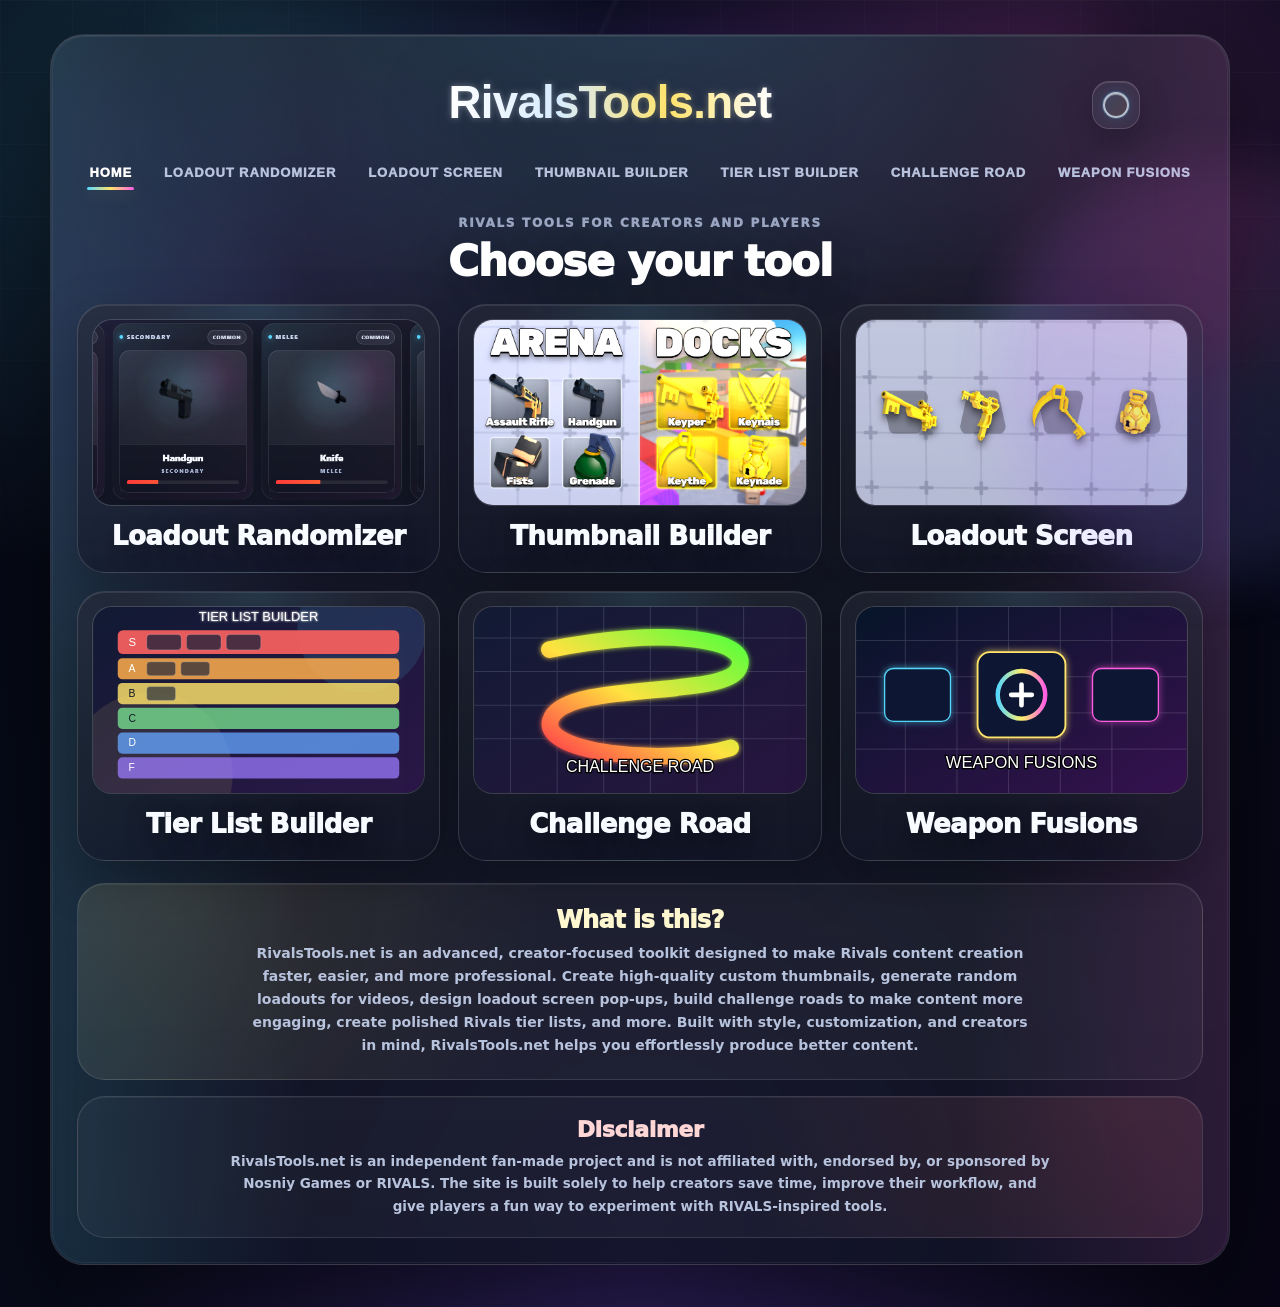
<file: index.html>
<!DOCTYPE html>
<html lang="en">
<head>
<title>RivalsTools.net</title>
<meta charset="UTF-8">
<meta name="viewport" content="width=device-width, initial-scale=1.0">
<link rel="icon" href="assets/embedded/img_0001_d6a143754ad4.svg">
<link rel="stylesheet" href="assets/styles.css?v=90">
<script>window.__RIVALS_TOOLS_PAGE__ = "home";</script>
<script src="assets/app.js?v=90" defer></script>

<style id="homeGridHardFix">
  body.home-page #homePage .home-tool-grid,
  #homePage .home-tool-grid {
    display: grid !important;
    grid-template-columns: repeat(3, minmax(0, 1fr)) !important;
    grid-auto-flow: row !important;
    gap: 18px !important;
    width: 100% !important;
    max-width: 1320px !important;
    margin: 0 auto 22px !important;
  }
  body.home-page #homePage .home-tool-card,
  #homePage .home-tool-card {
    grid-column: auto !important;
    grid-row: auto !important;
    width: 100% !important;
    min-width: 0 !important;
    max-width: none !important;
  }
  @media (max-width: 560px) {
    body.home-page #homePage .home-tool-grid,
    #homePage .home-tool-grid {
      grid-template-columns: 1fr !important;
      max-width: 420px !important;
    }
  }
</style>

</head>
<body>

  <main class="wrap">
    <div class="top-glow"></div>


    <section class="panel">
      <div class="header">
        <div class="header-title-image"><img decoding="async" loading="lazy" class="title-img" src="assets/embedded/img_0004_dd1122bc9e0b.svg" alt="Loadout Randomizer" /><button class="cursor-toggle-btn" id="cursorBubbleToggle" type="button" aria-label="Toggle cursor bubble" aria-pressed="true">
            <span class="cursor-toggle-icon" aria-hidden="true"></span>
          </button></div>
        <div class="page-tabs" id="pageTabs" aria-label="Website pages">
        <button class="page-tab active" type="button" data-page="home">Home</button>
        <button class="page-tab" type="button" data-page="randomizer">Loadout Randomizer</button>
        <button class="page-tab" type="button" data-page="screen">Loadout Screen</button>
        <button class="page-tab" type="button" data-page="thumbnail">Thumbnail Builder</button>
        <button class="page-tab" type="button" data-page="tier">Tier List Builder</button>
        <button class="page-tab" type="button" data-page="challenge">Challenge Road</button>
        <button class="page-tab" type="button" data-page="fusion">Weapon Fusions</button>
      </div>
              </div>

      <section class="home-page-section" id="homePage">
        <div class="home-hero-copy">
          <p class="home-kicker">Rivals tools for creators and players</p>
          <h2>Choose your tool</h2>
        </div>

        <div class="home-tool-grid">
          <button class="home-tool-card" type="button" data-home-page="randomizer">
            <span class="home-card-image-wrap">
              <img decoding="async" loading="lazy" src="assets/embedded/img_0005_37b9e93457d5.png" alt="Loadout Randomizer preview" draggable="false" />
            </span>
            <span class="home-card-title">Loadout Randomizer</span>
          </button>

          <button class="home-tool-card" type="button" data-home-page="thumbnail">
            <span class="home-card-image-wrap">
              <img decoding="async" loading="lazy" src="assets/embedded/img_0006_d49d3504d529.png" alt="Thumbnail Builder preview" draggable="false" />
            </span>
            <span class="home-card-title">Thumbnail Builder</span>
          </button>

          <button class="home-tool-card" type="button" data-home-page="screen">
            <span class="home-card-image-wrap">
              <img decoding="async" loading="lazy" src="assets/embedded/img_0007_33b5381e877e.png" alt="Loadout Screen preview" draggable="false" />
            </span>
            <span class="home-card-title">Loadout Screen</span>
          </button>

          <button class="home-tool-card" type="button" data-home-page="tier">
            <span class="home-card-image-wrap">
              <img decoding="async" loading="lazy" src="assets/embedded/img_0008_22a62aed38f7.svg" alt="Tier List Builder preview" draggable="false" />
            </span>
            <span class="home-card-title">Tier List Builder</span>
          </button>

          <button class="home-tool-card" type="button" data-home-page="challenge">
            <span class="home-card-image-wrap">
              <img decoding="async" loading="lazy" src="assets/embedded/img_0009_9330fd839a2f.svg" alt="Challenge Road preview" draggable="false" />
            </span>
            <span class="home-card-title">Challenge Road</span>
          </button>

          <button class="home-tool-card" type="button" data-home-page="fusion">
            <span class="home-card-image-wrap">
              <img decoding="async" loading="lazy" src="assets/embedded/weapon_fusions_card.svg" alt="Weapon Fusions preview" draggable="false" />
            </span>
            <span class="home-card-title">Weapon Fusions</span>
          </button>
        </div>
        <section class="what-is-this">
          <h3>What is this?</h3>
          <p>RivalsTools.net is an advanced, creator-focused toolkit designed to make Rivals content creation faster, easier, and more professional. Create high-quality custom thumbnails, generate random loadouts for videos, design loadout screen pop-ups, build challenge roads to make content more engaging, create polished Rivals tier lists, and more. Built with style, customization, and creators in mind, RivalsTools.net helps you effortlessly produce better content.</p>
        </section>

        <section class="home-disclaimer">
          <h3>Disclaimer</h3>
          <p>RivalsTools.net is an independent fan-made project and is not affiliated with, endorsed by, or sponsored by Nosniy Games or RIVALS. The site is built solely to help creators save time, improve their workflow, and give players a fun way to experiment with RIVALS-inspired tools.</p>
        </section>
      </section>

      <div class="loadout-grid" id="loadoutGrid">
        <article class="slot" data-slot="Primary"></article>
        <article class="slot" data-slot="Secondary"></article>
        <article class="slot" data-slot="Melee"></article>
        <article class="slot" data-slot="Utility"></article>
      </div>

      <div class="controls">
        <button class="spin-btn" id="spinBtn">Spin Loadout</button>
        <div class="mode-row">
          <button class="mode-btn" id="randomModeBtn" aria-pressed="false">Completely Random: OFF</button>
          <button class="mode-btn" id="noRepeatsBtn" aria-pressed="false">No Repeats: OFF</button>
          <button class="mode-btn" id="rngModeBtn" aria-pressed="false">RNG Spins: OFF</button>
          <button class="mode-btn" id="disableRareAnimBtn" aria-pressed="false">Disable Rare Animation: OFF</button>
          <button class="mode-btn reset-repeats-btn" id="resetRepeatsBtn" hidden>Reset Repeats</button>
        </div>
        <div class="luck-row" id="luckRow" aria-label="Luck settings">
          <button class="luck-btn active" data-luck="1"><span>✣</span>1x Luck</button>
          <button class="luck-btn" data-luck="2"><span>✣</span>2x Luck</button>
          <button class="luck-btn" data-luck="5"><span>✣</span>5x Luck</button>
          <button class="luck-btn" data-luck="8"><span>✣</span>8x Luck</button>
          <button class="luck-btn" data-luck="15"><span>✦</span>15x Luck ✦</button>
          <button class="luck-btn" data-luck="custom" id="customLuckBtn"><span>✦</span>Custom</button>
        </div>
        <div class="rarity-row" id="rarityRow" aria-label="Rarity filter">
          <button class="rarity-btn active" data-rarity="All">All Rarities</button>
          <button class="rarity-btn" data-rarity="Common">Common Only</button>
          <button class="rarity-btn" data-rarity="Rare">Rare Only</button>
          <button class="rarity-btn" data-rarity="Epic">Epic Only</button>
          <button class="rarity-btn" data-rarity="Legendary">Legendary Only</button>
        </div>
        <div class="status-pill" id="statusText">LOADOUT READY</div>
      </div>

      <p class="note">The colored bar below each weapon shows its rarity. The higher the bar goes, the better the weapon is. When you spin, the wheel immediately decides your full loadout, but it still plays the animation before revealing it. Use No Repeats to remove weapons after they land, and click “Show all weapons” to enable or disable weapons.</p>

      <div class="mini-actions">
        <button class="mini-btn" id="toggleList">Show all weapons</button>
        <button class="mini-btn" id="copyLoadout">Copy current loadout</button>
      </div>

      <div class="drawer" id="weaponDrawer">
        <div class="weapon-list" id="weaponList"></div>
      </div>


      
      
      <section class="weapon-fusions-page" id="weaponFusionsPage" aria-label="Weapon Fusions">
        <div class="fusion-copy">
          <h2>Weapon Fusions</h2>
          <p>Pick two Rivals weapons and fuse them into a new result. Some combinations are handcrafted, while others use weapon type and theme logic to create a fitting fusion.</p>
        </div>

        <div class="fusion-lab" id="fusionLab">
          <div class="fusion-slot fusion-input-slot" data-fusion-slot="0">
            <span class="fusion-slot-label">Weapon 1</span>
            <button class="fusion-select-slot" id="fusionSlotA" type="button" aria-label="Choose first fusion weapon">
              <span class="fusion-plus">+</span>
              <img class="fusion-weapon-img" alt="" hidden draggable="false" />
              <strong class="fusion-weapon-name">Choose Weapon</strong>
            </button>
          </div>

          <div class="fusion-bar fusion-bar-left"></div>

          <div class="fusion-result-wrap">
            <button class="fusion-result-slot" id="fusionResultSlot" type="button" aria-label="Fusion result">
              <span class="fusion-result-kicker">Fusion Result</span>
              <img class="fusion-result-img" alt="" hidden draggable="false" />
              <strong class="fusion-result-name">Select 2 weapons</strong>
              <small class="fusion-result-recipe">Waiting for ingredients...</small>
            </button>
            <button class="tier-add-btn fusion-button" id="fusionFuseBtn" type="button">Fuse Weapons</button>
            <button class="tier-add-btn secondary" id="fusionClearBtn" type="button">Clear Fusion</button>
          </div>

          <div class="fusion-bar fusion-bar-right"></div>

          <div class="fusion-slot fusion-input-slot" data-fusion-slot="1">
            <span class="fusion-slot-label">Weapon 2</span>
            <button class="fusion-select-slot" id="fusionSlotB" type="button" aria-label="Choose second fusion weapon">
              <span class="fusion-plus">+</span>
              <img class="fusion-weapon-img" alt="" hidden draggable="false" />
              <strong class="fusion-weapon-name">Choose Weapon</strong>
            </button>
          </div>
        </div>

        <div class="fusion-recipe-note" id="fusionRecipeNote">Tip: try combinations like Assault Rifle + Freeze Ray, Handgun + Spray, or Bow + Crossbow.</div>

        <div class="screen-picker-backdrop fusion-picker-backdrop" id="fusionPickerModal" aria-hidden="true">
          <div class="screen-picker-modal fusion-picker-modal" role="dialog" aria-modal="true" aria-labelledby="fusionPickerTitle">
            <div class="screen-picker-head">
              <div>
                <h2 id="fusionPickerTitle">Choose a Weapon</h2>
                <p>Pick the weapon you want to place into this fusion slot.</p>
              </div>
              <button class="screen-picker-close" id="fusionPickerClose" type="button" aria-label="Close fusion picker">×</button>
            </div>
            <div class="tier-picker-search-row">
              <input class="tier-search" id="fusionPickerSearch" type="search" placeholder="Search weapons..." />
            </div>
            <div class="fusion-picker-grid" id="fusionPickerGrid"></div>
          </div>
        </div>
      </section>

      <section class="challenge-road-page" id="challengeRoadPage" aria-label="Challenge Road Builder">
        <div class="challenge-copy">
          <h2>Challenge Road Builder</h2>
          <p>Create a custom road of Rivals challenges for videos. Add up to 10 challenge icons, drag them onto the road, hide secret challenges, and download the final PNG.</p>
        </div>

        <div class="challenge-toolbar">
          <button class="tier-add-btn" type="button" id="challengeAddBtn">＋ Add Challenge</button>
          <button class="tier-add-btn secondary" type="button" id="challengeDownloadBtn">Download Road</button>
          <button class="tier-add-btn secondary" type="button" id="challengeClearBtn">Clear Challenges</button>
        </div>

        <div class="challenge-bg-toolbar">
          <button class="tier-add-btn secondary active" type="button" data-challenge-bg="default">Default Background</button>
          <button class="tier-add-btn secondary" type="button" data-challenge-bg="transparent">Remove Background</button>
          <button class="tier-add-btn secondary" type="button" data-challenge-bg="custom">Upload Background</button>
        </div>

        <div class="challenge-stage-shell">
          <div class="challenge-stage" id="challengeStage">
            <img decoding="async" loading="lazy" class="challenge-base-img" id="challengeBaseImg" src="assets/embedded/img_0010_ecf8cbff283c.jpg" alt="" draggable="false" />
            <div class="challenge-item-layer" id="challengeLayer"></div>
          </div>
        </div>

        <div class="challenge-control-panel" id="challengeControlPanel">
          <div class="challenge-control-empty">Add a challenge to customize its image, secrecy, size, and position.</div>
        </div>

        <input id="challengeCustomItemInput" type="file" accept="image/*" hidden />
        <input id="challengeCustomBgInput" type="file" accept="image/*" hidden />

        <div class="screen-picker-backdrop challenge-picker-backdrop" id="challengePickerModal" aria-hidden="true">
          <div class="screen-picker-modal challenge-picker-modal" role="dialog" aria-modal="true" aria-labelledby="challengePickerTitle">
            <div class="screen-picker-head">
              <div>
                <h2 id="challengePickerTitle">Choose Challenge Image</h2>
                <p>Select a weapon, map, or upload your own image. No text will be shown on the road.</p>
              </div>
              <button class="screen-picker-close" id="challengePickerClose" type="button" aria-label="Close challenge picker">×</button>
            </div>

            <div class="tier-picker-toolbar">
              <button class="tier-preset active" type="button" data-challenge-preset="weapons">Weapons</button>
              <button class="tier-preset" type="button" data-challenge-preset="maps">Maps</button>
              <button class="tier-preset" type="button" data-challenge-preset="Primary">Primaries</button>
              <button class="tier-preset" type="button" data-challenge-preset="Secondary">Secondaries</button>
              <button class="tier-preset" type="button" data-challenge-preset="Melee">Melees</button>
              <button class="tier-preset" type="button" data-challenge-preset="Utility">Utilities</button>
              <button class="tier-preset" type="button" data-challenge-custom-upload>Upload Custom</button>
            </div>

            <div class="tier-picker-search-row">
              <input class="tier-search" id="challengePickerSearch" type="search" placeholder="Search weapons or maps..." />
            </div>

            <div class="screen-picker-list challenge-picker-list" id="challengePickerList"></div>
          </div>
        </div>
      </section>

<section class="tier-list-page" id="tierListPage" aria-label="Tier List Builder">
        <div class="tier-copy">
          <h2>Tier List Builder</h2>
          <p>Build your own Rivals ranking by picking items, dragging them into tiers, and arranging everything exactly how you want.</p>
        </div>

        <div class="tier-toolbar tier-top-actions">
          <button class="tier-add-btn" type="button" id="tierAddItemsBtn">＋ Add Items</button>
          <button class="tier-add-btn secondary tier-clear-board" type="button" id="tierClearBoard">Clear Selections</button>
          <button class="tier-add-btn secondary" type="button" id="tierDownloadBtn">Download Tier List</button>
        </div>

        <div class="tier-board" id="tierBoard" aria-label="Tier list board">
          <div class="tier-row" data-tier="S"><div class="tier-label tier-s">S</div><div class="tier-dropzone" data-tier-drop="S"></div></div>
          <div class="tier-row" data-tier="A"><div class="tier-label tier-a">A</div><div class="tier-dropzone" data-tier-drop="A"></div></div>
          <div class="tier-row" data-tier="B"><div class="tier-label tier-b">B</div><div class="tier-dropzone" data-tier-drop="B"></div></div>
          <div class="tier-row" data-tier="C"><div class="tier-label tier-c">C</div><div class="tier-dropzone" data-tier-drop="C"></div></div>
          <div class="tier-row" data-tier="D"><div class="tier-label tier-d">D</div><div class="tier-dropzone" data-tier-drop="D"></div></div>
          <div class="tier-row" data-tier="F"><div class="tier-label tier-f">F</div><div class="tier-dropzone" data-tier-drop="F"></div></div>
        </div>


        <div class="tier-item-panel open" id="tierItemPanel">
          <div class="tier-item-panel-head">
            <div><strong id="tierPanelTitle">Items to Rank</strong><span>Click Add Items, choose what you want, then drag cards into the tier list.</span></div>
            <input class="tier-search" id="tierSearch" type="search" placeholder="Search added items..." />
          </div>
          <div class="tier-item-pool empty" id="tierItemPool" data-tier-pool="true">
            <div class="tier-empty-message" id="tierEmptyMessage">No items added yet. Click <strong>Add Items</strong> to choose weapons or skins.</div>
          </div>
        </div>

        <div class="tier-trash-zone" id="tierTrashZone" aria-hidden="true">
          <span class="tier-trash-icon">🗑️</span>
          <strong>Remove</strong>
        </div>

        <div class="screen-picker-backdrop tier-picker-backdrop" id="tierPickerModal" aria-hidden="true">
          <div class="screen-picker-modal tier-picker-modal" role="dialog" aria-modal="true" aria-labelledby="tierPickerTitle">
            <div class="screen-picker-head">
              <div>
                <h2 id="tierPickerTitle">Add Items</h2>
                <p>Pick multiple weapons, skins, or maps, then click Add Selected to place them below the tier list.<br><strong>Tip:</strong> Click one item, then Shift-click another to select everything between them.</p>
              </div>
              <button class="screen-picker-close" id="tierPickerClose" type="button" aria-label="Close tier picker">×</button>
            </div>

            <div class="tier-picker-toolbar">
              <button class="tier-preset active" type="button" data-tier-preset="weapons">All Weapons</button>
              <button class="tier-preset" type="button" data-tier-preset="skins">All Skins</button>
              <button class="tier-preset" type="button" data-tier-preset="maps">All Maps</button>
              <button class="tier-preset" type="button" data-tier-preset="Primary">All Primaries</button>
              <button class="tier-preset" type="button" data-tier-preset="Secondary">All Secondaries</button>
              <button class="tier-preset" type="button" data-tier-preset="Melee">All Melees</button>
              <button class="tier-preset" type="button" data-tier-preset="Utility">All Utilities</button>
            </div>

            <div class="tier-picker-search-row">
              <input class="tier-search" id="tierPickerSearch" type="search" placeholder="Search weapons or skins..." />
              <button class="tier-add-btn" type="button" id="tierAddSelectedBtn" disabled>Add Selected</button>
            </div>

            <div class="screen-picker-list tier-picker-list" id="tierPickerList"></div>
          </div>
        </div>
      </section>

      <section class="loadout-screen-page" id="loadoutScreenPage" aria-label="Loadout Screen Creator">
        <div class="screen-top-copy">
          <h2>Loadout Screen</h2>
          <p>Getting tired of Photoshopping those loadout screens for your videos? Me too, so just do it here and let me handle the suffering for you.</p>
        </div>

        <div class="screen-stage-shell">
          <div class="screen-stage" id="screenStage" data-screen-font="rubik">
            <img decoding="async" loading="lazy" class="screen-bg-image" id="screenBgImage" src="assets/embedded/img_0011_719fed5b3c8e.png" alt="" draggable="false" />
            <div class="screen-loadout-title" id="screenLoadoutTitle">LOADOUT 1</div>
            <div class="screen-slot-row" id="screenSlotRow">
              <button class="screen-loadout-slot" type="button" data-screen-slot="0" aria-label="Choose weapon for slot 1">
                <img decoding="async" loading="lazy" class="screen-slot-bg" src="assets/embedded/img_0012_db57fce96032.png" alt="" draggable="false" />
                <span class="screen-plus">+</span>
                <img decoding="async" loading="lazy" class="screen-selected-weapon" alt="" draggable="false" hidden />
              </button>
              <button class="screen-loadout-slot flipped" type="button" data-screen-slot="1" aria-label="Choose weapon for slot 2">
                <img decoding="async" loading="lazy" class="screen-slot-bg" src="assets/embedded/img_0012_db57fce96032.png" alt="" draggable="false" />
                <span class="screen-plus">+</span>
                <img decoding="async" loading="lazy" class="screen-selected-weapon" alt="" draggable="false" hidden />
              </button>
              <button class="screen-loadout-slot" type="button" data-screen-slot="2" aria-label="Choose weapon for slot 3">
                <img decoding="async" loading="lazy" class="screen-slot-bg" src="assets/embedded/img_0012_db57fce96032.png" alt="" draggable="false" />
                <span class="screen-plus">+</span>
                <img decoding="async" loading="lazy" class="screen-selected-weapon" alt="" draggable="false" hidden />
              </button>
              <button class="screen-loadout-slot flipped" type="button" data-screen-slot="3" aria-label="Choose weapon for slot 4">
                <img decoding="async" loading="lazy" class="screen-slot-bg" src="assets/embedded/img_0012_db57fce96032.png" alt="" draggable="false" />
                <span class="screen-plus">+</span>
                <img decoding="async" loading="lazy" class="screen-selected-weapon" alt="" draggable="false" hidden />
              </button>
            </div>
          </div>
        </div>

        <div class="screen-drag-hint">Tip: drag the title or each individual slot directly. The matching sliders update automatically.</div>
        <div class="screen-action-row under-stage">
          <button class="mini-btn screen-fullscreen-btn" id="screenFullscreenBtn" type="button">Fullscreen Loadout Screen</button>
          <button class="mini-btn" id="screenDownloadBtn" type="button">Download Screen</button>
          <button class="mini-btn" id="screenClearBtn" type="button">Clear Slots</button>
        </div>

        <div class="screen-tools">
          <div class="screen-control-panel">
            <div class="background-options" id="screenBgOptions" aria-label="Background options">
              <span>Background</span>
              <button class="bg-option active" type="button" data-bg="grid">Arena</button>
              <button class="bg-option" type="button" data-bg="waterpark">Splash</button>
              <button class="bg-option" type="button" data-bg="dockyard">Docks</button>
              <button class="bg-option" type="button" data-bg="custom">Custom</button>
            </div>

            <div class="screen-slider-stack">
              <label class="zoom-control" for="screenZoom">
                <span>Background Zoom</span>
                <input id="screenZoom" type="range" min="1" max="1.65" value="1" step="0.01" />
              </label>

              <label class="zoom-control screen-check-control" for="screenShowTitle">
                <span>Show Title Text</span>
                <input id="screenShowTitle" type="checkbox" checked />
              </label>
              <label class="zoom-control" for="screenTitleText">
                <span>Title Text</span>
                <input id="screenTitleText" type="text" value="LOADOUT 1" maxlength="22" />
              </label>
              <label class="zoom-control" for="screenTitleX">
                <span>Title X</span>
                <input id="screenTitleX" type="range" min="-420" max="420" value="0" step="1" />
              </label>
              <label class="zoom-control" for="screenTitleY">
                <span>Title Y</span>
                <input id="screenTitleY" type="range" min="-180" max="220" value="0" step="1" />
              </label>
              <label class="zoom-control" for="screenTitleScale">
                <span>Title Scale</span>
                <input id="screenTitleScale" type="range" min="0.4" max="2.4" value="1" step="0.01" />
              </label>
              <div class="zoom-control screen-font-control">
                <span>Font</span>
                <button class="mini-btn screen-font-btn active" type="button" data-screen-font-choice="rubik">Font 1</button>
                <button class="mini-btn screen-font-btn" type="button" data-screen-font-choice="default">Font 2</button>
                <button class="mini-btn" id="screenUploadFontBtn" type="button">Custom Font</button>
              </div>
              <label class="zoom-control" for="screenTitleOutlineColor">
                <span>Stroke Color</span>
                <input id="screenTitleOutlineColor" type="color" value="#000000" />
              </label>
              <label class="zoom-control" for="screenTitleOutlineSize">
                <span>Stroke Size</span>
                <input id="screenTitleOutlineSize" type="range" min="0" max="18" value="6" step="0.25" />
              </label>

              <label class="zoom-control" for="screenWeaponX0">
                <span>Slot 1 X</span>
                <input class="slot-weapon-x" id="screenWeaponX0" type="range" min="-180" max="180" value="0" step="1" data-move-slot="0" data-move-prop="x" />
              </label>
              <label class="zoom-control" for="screenWeaponY0">
                <span>Slot 1 Y</span>
                <input class="slot-weapon-y" id="screenWeaponY0" type="range" min="-180" max="180" value="0" step="1" data-move-slot="0" data-move-prop="y" />
              </label>
              <label class="zoom-control" for="screenWeaponScale0">
                <span>Weapon 1 Scale</span>
                <input class="slot-weapon-scale" id="screenWeaponScale0" type="range" min="0.45" max="4.4" value="1.18" step="0.01" data-scale-slot="0" />
              </label>              <label class="zoom-control" for="screenWeaponX1">
                <span>Slot 2 X</span>
                <input class="slot-weapon-x" id="screenWeaponX1" type="range" min="-180" max="180" value="0" step="1" data-move-slot="1" data-move-prop="x" />
              </label>
              <label class="zoom-control" for="screenWeaponY1">
                <span>Slot 2 Y</span>
                <input class="slot-weapon-y" id="screenWeaponY1" type="range" min="-180" max="180" value="0" step="1" data-move-slot="1" data-move-prop="y" />
              </label>
              <label class="zoom-control" for="screenWeaponScale1">
                <span>Weapon 2 Scale</span>
                <input class="slot-weapon-scale" id="screenWeaponScale1" type="range" min="0.45" max="4.4" value="1.18" step="0.01" data-scale-slot="1" />
              </label>              <label class="zoom-control" for="screenWeaponX2">
                <span>Slot 3 X</span>
                <input class="slot-weapon-x" id="screenWeaponX2" type="range" min="-180" max="180" value="0" step="1" data-move-slot="2" data-move-prop="x" />
              </label>
              <label class="zoom-control" for="screenWeaponY2">
                <span>Slot 3 Y</span>
                <input class="slot-weapon-y" id="screenWeaponY2" type="range" min="-180" max="180" value="0" step="1" data-move-slot="2" data-move-prop="y" />
              </label>
              <label class="zoom-control" for="screenWeaponScale2">
                <span>Weapon 3 Scale</span>
                <input class="slot-weapon-scale" id="screenWeaponScale2" type="range" min="0.45" max="4.4" value="1.18" step="0.01" data-scale-slot="2" />
              </label>              <label class="zoom-control" for="screenWeaponX3">
                <span>Slot 4 X</span>
                <input class="slot-weapon-x" id="screenWeaponX3" type="range" min="-180" max="180" value="0" step="1" data-move-slot="3" data-move-prop="x" />
              </label>
              <label class="zoom-control" for="screenWeaponY3">
                <span>Slot 4 Y</span>
                <input class="slot-weapon-y" id="screenWeaponY3" type="range" min="-180" max="180" value="0" step="1" data-move-slot="3" data-move-prop="y" />
              </label>
              <label class="zoom-control" for="screenWeaponScale3">
                <span>Weapon 4 Scale</span>
                <input class="slot-weapon-scale" id="screenWeaponScale3" type="range" min="0.45" max="4.4" value="1.18" step="0.01" data-scale-slot="3" />
              </label>
              <label class="zoom-control" for="screenSlotStretch">
                <span>Slot Stretch</span>
                <input id="screenSlotStretch" type="range" min="0" max="100" value="70" step="1" />
              </label>
              <label class="zoom-control" for="screenSlotsX">
                <span>Slots X</span>
                <input id="screenSlotsX" type="range" min="-420" max="420" value="0" step="1" />
              </label>
              <label class="zoom-control" for="screenSlotsY">
                <span>Slots Y</span>
                <input id="screenSlotsY" type="range" min="-260" max="260" value="0" step="1" />
              </label>
              <label class="zoom-control" for="screenSlotsScale">
                <span>Slots Scale</span>
                <input id="screenSlotsScale" type="range" min="0.45" max="2" value="1" step="0.01" />
              </label>
              <label class="zoom-control" for="screenBrightness">
                <span>Brightness</span>
                <input id="screenBrightness" type="range" min="0.7" max="1.8" value="1.2" step="0.01" />
              </label>
              <label class="zoom-control" for="screenSaturation">
                <span>Saturation</span>
                <input id="screenSaturation" type="range" min="0.4" max="2.4" value="1.2" step="0.01" />
              </label>
              <label class="zoom-control" for="screenBlur">
                <span>Background Blur</span>
                <input id="screenBlur" type="range" min="0" max="8" value="0" step="0.1" />
              </label>
            </div>
            </div>
          </div>
        </div>
      </section>
    
      <section class="thumbnail-builder-page" id="thumbnailBuilderPage" aria-label="Thumbnail Builder">
        <div class="thumb-builder-copy">
          <h2>Thumbnail Builder</h2>
          <p>Pick a thumbnail style, customize the text and weapon layout, and build screenshots that look ready for a Rivals video without having to fight Photoshop.</p>
        </div>

        <div class="thumb-template-tabs">
          <button class="thumb-template-tab active" id="thumbTemplate1Btn" type="button" data-thumb-template="1">Thumbnail 1</button>
          <button class="thumb-template-tab" id="thumbTemplate2Btn" type="button" data-thumb-template="2">Thumbnail 2</button>
        </div>

        <div class="thumb-stage-shell">
          <div class="thumb-stage" id="thumbStage">
            <div class="thumb-canvas" id="thumbCanvas" data-thumb-font="default">
              <div class="thumb-side thumb-left" data-thumb-side="left">
                <img decoding="async" loading="lazy" class="thumb-bg-img" data-thumb-bg="left" alt="" draggable="false" />
                <div class="thumb-side-overlay"></div>
                <div class="thumb-top-title" data-thumb-title="left" data-thumb-position="top">ARENA</div>
                <div class="thumb-item-grid">
              <button class="thumb-item-slot" type="button" data-thumb-slot="0" data-thumb-color="grey" data-thumb-glow="off" aria-label="Choose thumbnail weapon 1">
                <span class="thumb-plus">+</span>
                <img decoding="async" loading="lazy" class="thumb-weapon-img" alt="" draggable="false" hidden />
                <span class="thumb-weapon-label"></span>
              </button>
              <button class="thumb-item-slot" type="button" data-thumb-slot="1" data-thumb-color="grey" data-thumb-glow="off" aria-label="Choose thumbnail weapon 2">
                <span class="thumb-plus">+</span>
                <img decoding="async" loading="lazy" class="thumb-weapon-img" alt="" draggable="false" hidden />
                <span class="thumb-weapon-label"></span>
              </button>
              <button class="thumb-item-slot" type="button" data-thumb-slot="2" data-thumb-color="grey" data-thumb-glow="off" aria-label="Choose thumbnail weapon 3">
                <span class="thumb-plus">+</span>
                <img decoding="async" loading="lazy" class="thumb-weapon-img" alt="" draggable="false" hidden />
                <span class="thumb-weapon-label"></span>
              </button>
              <button class="thumb-item-slot" type="button" data-thumb-slot="3" data-thumb-color="grey" data-thumb-glow="off" aria-label="Choose thumbnail weapon 4">
                <span class="thumb-plus">+</span>
                <img decoding="async" loading="lazy" class="thumb-weapon-img" alt="" draggable="false" hidden />
                <span class="thumb-weapon-label"></span>
              </button>
                </div>
              </div>
              <div class="thumb-side thumb-right" data-thumb-side="right">
                <img decoding="async" loading="lazy" class="thumb-bg-img" data-thumb-bg="right" alt="" draggable="false" />
                <div class="thumb-side-overlay warm"></div>
                <div class="thumb-top-title" data-thumb-title="right" data-thumb-position="top">SPLASH</div>
                <div class="thumb-item-grid">
              <button class="thumb-item-slot" type="button" data-thumb-slot="4" data-thumb-color="yellow" data-thumb-glow="off" aria-label="Choose thumbnail weapon 5">
                <span class="thumb-plus">+</span>
                <img decoding="async" loading="lazy" class="thumb-weapon-img" alt="" draggable="false" hidden />
                <span class="thumb-weapon-label"></span>
              </button>
              <button class="thumb-item-slot" type="button" data-thumb-slot="5" data-thumb-color="yellow" data-thumb-glow="off" aria-label="Choose thumbnail weapon 6">
                <span class="thumb-plus">+</span>
                <img decoding="async" loading="lazy" class="thumb-weapon-img" alt="" draggable="false" hidden />
                <span class="thumb-weapon-label"></span>
              </button>
              <button class="thumb-item-slot" type="button" data-thumb-slot="6" data-thumb-color="yellow" data-thumb-glow="off" aria-label="Choose thumbnail weapon 7">
                <span class="thumb-plus">+</span>
                <img decoding="async" loading="lazy" class="thumb-weapon-img" alt="" draggable="false" hidden />
                <span class="thumb-weapon-label"></span>
              </button>
              <button class="thumb-item-slot" type="button" data-thumb-slot="7" data-thumb-color="yellow" data-thumb-glow="off" aria-label="Choose thumbnail weapon 8">
                <span class="thumb-plus">+</span>
                <img decoding="async" loading="lazy" class="thumb-weapon-img" alt="" draggable="false" hidden />
                <span class="thumb-weapon-label"></span>
              </button>
                </div>
              </div>
              <div class="thumb-center-split"></div>
            </div>
          </div>
        </div>

        <div class="thumb-drag-hint">Tip: drag weapon boxes, weapon text, or top text directly on the thumbnail. The matching sliders update automatically.</div>
        <div class="thumb-action-row under-stage">
          <button class="mini-btn screen-fullscreen-btn" id="thumbFullscreenBtn" type="button">Fullscreen Thumbnail</button>
          <button class="mini-btn" id="thumbDownloadBtn" type="button">Download Thumbnail</button>
          <button class="mini-btn" id="thumbClearBtn" type="button">Clear Weapons</button>
        </div>

        <div class="thumb-controls">
          <div class="thumb-control-card">
            <h3>Global</h3>
            <label class="thumb-check"><input id="thumbShowTopText" type="checkbox" checked /> Show top text</label>
            <label class="thumb-check"><input id="thumbShowNames" type="checkbox" checked /> Show weapon names</label>
            <label class="thumb-mini-control">
              <span>Saturation</span>
              <input id="thumbSaturation" type="range" min="0.4" max="2.4" value="1.3" step="0.01" />
            </label>
            <div class="thumb-mini-control">
              <span>Fonts</span>
              <div class="thumb-font-buttons">
                <button class="mini-btn thumb-font-btn active" id="thumbFont1Btn" type="button" data-thumb-font-choice="rubik">Font 1</button>
                <button class="mini-btn thumb-font-btn" id="thumbFont2Btn" type="button" data-thumb-font-choice="default">Font 2</button>
              </div>
            </div>
            <button class="mini-btn thumb-upload-font-btn" id="thumbUploadFontBtn" type="button">Upload Custom Font</button>
            <label class="thumb-mini-control">
              <span>Top Text Outline Color</span>
              <input id="thumbTopOutlineColor" type="color" value="#000000" />
            </label>
            <label class="thumb-mini-control">
              <span>Top Text Outline Size</span>
              <input id="thumbTopOutlineSize" type="range" min="0" max="16" value="6" step="0.25" />
            </label>
            <label class="thumb-mini-control">
              <span>Weapon Text Outline Color</span>
              <input id="thumbNameOutlineColor" type="color" value="#000000" />
            </label>
            <label class="thumb-mini-control">
              <span>Weapon Text Outline Size</span>
              <input id="thumbNameOutlineSize" type="range" min="0" max="10" value="4" step="0.25" />
            </label>
          </div>


          <div class="thumb-control-card">
            <h3>Left Top Text</h3>
            <label class="thumb-mini-control">
              <span>Text</span>
              <input class="thumb-top-input" data-thumb-top-side="left" data-thumb-top-prop="text" type="text" value="ARENA" maxlength="18" />
            </label>
            <label class="thumb-mini-control">
              <span>Position</span>
              <select class="thumb-top-select" data-thumb-top-side="left" data-thumb-top-prop="position">
                <option value="top">Top</option>
                <option value="bottom">Bottom</option>
              </select>
            </label>
            <label class="thumb-mini-control">
              <span>X Offset</span>
              <input class="thumb-top-control" data-thumb-top-side="left" data-thumb-top-prop="x" type="range" min="-260" max="260" value="0" step="1" />
            </label>
            <label class="thumb-mini-control">
              <span>Y Offset</span>
              <input class="thumb-top-control" data-thumb-top-side="left" data-thumb-top-prop="y" type="range" min="-140" max="140" value="0" step="1" />
            </label>
            <label class="thumb-mini-control">
              <span>Text Scale</span>
              <input class="thumb-top-control" data-thumb-top-side="left" data-thumb-top-prop="scale" type="range" min="0.45" max="2.2" value="1" step="0.01" />
            </label>
          </div>

          <div class="thumb-control-card">
            <h3>Right Top Text</h3>
            <label class="thumb-mini-control">
              <span>Text</span>
              <input class="thumb-top-input" data-thumb-top-side="right" data-thumb-top-prop="text" type="text" value="SPLASH" maxlength="18" />
            </label>
            <label class="thumb-mini-control">
              <span>Position</span>
              <select class="thumb-top-select" data-thumb-top-side="right" data-thumb-top-prop="position">
                <option value="top">Top</option>
                <option value="bottom">Bottom</option>
              </select>
            </label>
            <label class="thumb-mini-control">
              <span>X Offset</span>
              <input class="thumb-top-control" data-thumb-top-side="right" data-thumb-top-prop="x" type="range" min="-260" max="260" value="0" step="1" />
            </label>
            <label class="thumb-mini-control">
              <span>Y Offset</span>
              <input class="thumb-top-control" data-thumb-top-side="right" data-thumb-top-prop="y" type="range" min="-140" max="140" value="0" step="1" />
            </label>
            <label class="thumb-mini-control">
              <span>Text Scale</span>
              <input class="thumb-top-control" data-thumb-top-side="right" data-thumb-top-prop="scale" type="range" min="0.45" max="2.2" value="1" step="0.01" />
            </label>
          </div>

          <div class="thumb-control-card">
            <h3>Left Background</h3>
            <div class="thumb-bg-buttons" data-thumb-bg-buttons="left">
              <button type="button" class="thumb-bg-btn active" data-thumb-bg-key="arena">Arena</button>
              <button type="button" class="thumb-bg-btn" data-thumb-bg-key="splash">Splash</button>
              <button type="button" class="thumb-bg-btn" data-thumb-bg-key="docks">Docks</button>
              <button type="button" class="thumb-bg-btn" data-thumb-bg-key="custom">Custom</button>
            </div>
            <label class="thumb-mini-control">
              <span>Left Background Zoom</span>
              <input class="thumb-side-range" type="range" min="1" max="1.8" value="1" step="0.01" data-thumb-side-range="left" data-thumb-prop="zoom" />
            </label>
            <label class="thumb-mini-control">
              <span>Left Brightness</span>
              <input class="thumb-side-range" type="range" min="0.55" max="1.65" value="1.3" step="0.01" data-thumb-side-range="left" data-thumb-prop="brightness" />
            </label>
            <label class="thumb-mini-control">
              <span>Left Background Blur</span>
              <input class="thumb-side-range" type="range" min="0" max="10" value="0" step="0.1" data-thumb-side-range="left" data-thumb-prop="blur" />
            </label>
          </div>

          <div class="thumb-control-card">
            <h3>Right Background</h3>
            <div class="thumb-bg-buttons" data-thumb-bg-buttons="right">
              <button type="button" class="thumb-bg-btn" data-thumb-bg-key="arena">Arena</button>
              <button type="button" class="thumb-bg-btn active" data-thumb-bg-key="splash">Splash</button>
              <button type="button" class="thumb-bg-btn" data-thumb-bg-key="docks">Docks</button>
              <button type="button" class="thumb-bg-btn" data-thumb-bg-key="custom">Custom</button>
            </div>
            <label class="thumb-mini-control">
              <span>Right Background Zoom</span>
              <input class="thumb-side-range" type="range" min="1" max="1.8" value="1" step="0.01" data-thumb-side-range="right" data-thumb-prop="zoom" />
            </label>
            <label class="thumb-mini-control">
              <span>Right Brightness</span>
              <input class="thumb-side-range" type="range" min="0.55" max="1.65" value="1.3" step="0.01" data-thumb-side-range="right" data-thumb-prop="brightness" />
            </label>
            <label class="thumb-mini-control">
              <span>Right Background Blur</span>
              <input class="thumb-side-range" type="range" min="0" max="10" value="0" step="0.1" data-thumb-side-range="right" data-thumb-prop="blur" />
            </label>
          </div>

          <div class="thumb-control-card wide">
            <h3>Weapon Layout</h3>
            <div class="thumb-slot-grid">

              <div class="thumb-slot-control">
                <h4 data-thumb-slot-title="0">Weapon 1</h4>
                <label class="thumb-mini-control">
                  <span>Image X</span>
                  <input class="thumb-image-control" type="range" min="-120" max="120" value="0" step="1" data-thumb-image-slot="0" data-thumb-image-prop="x" />
                </label>
                <label class="thumb-mini-control">
                  <span>Image Y</span>
                  <input class="thumb-image-control" type="range" min="-120" max="120" value="0" step="1" data-thumb-image-slot="0" data-thumb-image-prop="y" />
                </label>
                <label class="thumb-mini-control">
                  <span>Image Z (Scale)</span>
                  <input class="thumb-weapon-scale" type="range" min="0.35" max="4.4" value="1" step="0.01" data-thumb-scale="0" />
                </label>
                <label class="thumb-mini-control">
                  <span>Text X</span>
                  <input class="thumb-text-control" type="range" min="-120" max="120" value="0" step="1" data-thumb-text-slot="0" data-thumb-text-prop="x" />
                </label>
                <label class="thumb-mini-control">
                  <span>Text Y</span>
                  <input class="thumb-text-control" type="range" min="-90" max="90" value="0" step="1" data-thumb-text-slot="0" data-thumb-text-prop="y" />
                </label>
                <label class="thumb-mini-control">
                  <span>Text Scale</span>
                  <input class="thumb-text-control" type="range" min="0.5" max="2.5" value="1" step="0.01" data-thumb-text-slot="0" data-thumb-text-prop="scale" />
                </label>
              </div>
              <div class="thumb-slot-control">
                <h4 data-thumb-slot-title="1">Weapon 2</h4>
                <label class="thumb-mini-control">
                  <span>Image X</span>
                  <input class="thumb-image-control" type="range" min="-120" max="120" value="0" step="1" data-thumb-image-slot="1" data-thumb-image-prop="x" />
                </label>
                <label class="thumb-mini-control">
                  <span>Image Y</span>
                  <input class="thumb-image-control" type="range" min="-120" max="120" value="0" step="1" data-thumb-image-slot="1" data-thumb-image-prop="y" />
                </label>
                <label class="thumb-mini-control">
                  <span>Image Z (Scale)</span>
                  <input class="thumb-weapon-scale" type="range" min="0.35" max="4.4" value="1" step="0.01" data-thumb-scale="1" />
                </label>
                <label class="thumb-mini-control">
                  <span>Text X</span>
                  <input class="thumb-text-control" type="range" min="-120" max="120" value="0" step="1" data-thumb-text-slot="1" data-thumb-text-prop="x" />
                </label>
                <label class="thumb-mini-control">
                  <span>Text Y</span>
                  <input class="thumb-text-control" type="range" min="-90" max="90" value="0" step="1" data-thumb-text-slot="1" data-thumb-text-prop="y" />
                </label>
                <label class="thumb-mini-control">
                  <span>Text Scale</span>
                  <input class="thumb-text-control" type="range" min="0.5" max="2.5" value="1" step="0.01" data-thumb-text-slot="1" data-thumb-text-prop="scale" />
                </label>
              </div>
              <div class="thumb-slot-control">
                <h4 data-thumb-slot-title="2">Weapon 3</h4>
                <label class="thumb-mini-control">
                  <span>Image X</span>
                  <input class="thumb-image-control" type="range" min="-120" max="120" value="0" step="1" data-thumb-image-slot="2" data-thumb-image-prop="x" />
                </label>
                <label class="thumb-mini-control">
                  <span>Image Y</span>
                  <input class="thumb-image-control" type="range" min="-120" max="120" value="0" step="1" data-thumb-image-slot="2" data-thumb-image-prop="y" />
                </label>
                <label class="thumb-mini-control">
                  <span>Image Z (Scale)</span>
                  <input class="thumb-weapon-scale" type="range" min="0.35" max="4.4" value="1" step="0.01" data-thumb-scale="2" />
                </label>
                <label class="thumb-mini-control">
                  <span>Text X</span>
                  <input class="thumb-text-control" type="range" min="-120" max="120" value="0" step="1" data-thumb-text-slot="2" data-thumb-text-prop="x" />
                </label>
                <label class="thumb-mini-control">
                  <span>Text Y</span>
                  <input class="thumb-text-control" type="range" min="-90" max="90" value="0" step="1" data-thumb-text-slot="2" data-thumb-text-prop="y" />
                </label>
                <label class="thumb-mini-control">
                  <span>Text Scale</span>
                  <input class="thumb-text-control" type="range" min="0.5" max="2.5" value="1" step="0.01" data-thumb-text-slot="2" data-thumb-text-prop="scale" />
                </label>
              </div>
              <div class="thumb-slot-control">
                <h4 data-thumb-slot-title="3">Weapon 4</h4>
                <label class="thumb-mini-control">
                  <span>Image X</span>
                  <input class="thumb-image-control" type="range" min="-120" max="120" value="0" step="1" data-thumb-image-slot="3" data-thumb-image-prop="x" />
                </label>
                <label class="thumb-mini-control">
                  <span>Image Y</span>
                  <input class="thumb-image-control" type="range" min="-120" max="120" value="0" step="1" data-thumb-image-slot="3" data-thumb-image-prop="y" />
                </label>
                <label class="thumb-mini-control">
                  <span>Image Z (Scale)</span>
                  <input class="thumb-weapon-scale" type="range" min="0.35" max="4.4" value="1" step="0.01" data-thumb-scale="3" />
                </label>
                <label class="thumb-mini-control">
                  <span>Text X</span>
                  <input class="thumb-text-control" type="range" min="-120" max="120" value="0" step="1" data-thumb-text-slot="3" data-thumb-text-prop="x" />
                </label>
                <label class="thumb-mini-control">
                  <span>Text Y</span>
                  <input class="thumb-text-control" type="range" min="-90" max="90" value="0" step="1" data-thumb-text-slot="3" data-thumb-text-prop="y" />
                </label>
                <label class="thumb-mini-control">
                  <span>Text Scale</span>
                  <input class="thumb-text-control" type="range" min="0.5" max="2.5" value="1" step="0.01" data-thumb-text-slot="3" data-thumb-text-prop="scale" />
                </label>
              </div>
              <div class="thumb-slot-control">
                <h4 data-thumb-slot-title="4">Weapon 5</h4>
                <label class="thumb-mini-control">
                  <span>Image X</span>
                  <input class="thumb-image-control" type="range" min="-120" max="120" value="0" step="1" data-thumb-image-slot="4" data-thumb-image-prop="x" />
                </label>
                <label class="thumb-mini-control">
                  <span>Image Y</span>
                  <input class="thumb-image-control" type="range" min="-120" max="120" value="0" step="1" data-thumb-image-slot="4" data-thumb-image-prop="y" />
                </label>
                <label class="thumb-mini-control">
                  <span>Image Z (Scale)</span>
                  <input class="thumb-weapon-scale" type="range" min="0.35" max="4.4" value="1" step="0.01" data-thumb-scale="4" />
                </label>
                <label class="thumb-mini-control">
                  <span>Text X</span>
                  <input class="thumb-text-control" type="range" min="-120" max="120" value="0" step="1" data-thumb-text-slot="4" data-thumb-text-prop="x" />
                </label>
                <label class="thumb-mini-control">
                  <span>Text Y</span>
                  <input class="thumb-text-control" type="range" min="-90" max="90" value="0" step="1" data-thumb-text-slot="4" data-thumb-text-prop="y" />
                </label>
                <label class="thumb-mini-control">
                  <span>Text Scale</span>
                  <input class="thumb-text-control" type="range" min="0.5" max="2.5" value="1" step="0.01" data-thumb-text-slot="4" data-thumb-text-prop="scale" />
                </label>
              </div>
              <div class="thumb-slot-control">
                <h4 data-thumb-slot-title="5">Weapon 6</h4>
                <label class="thumb-mini-control">
                  <span>Image X</span>
                  <input class="thumb-image-control" type="range" min="-120" max="120" value="0" step="1" data-thumb-image-slot="5" data-thumb-image-prop="x" />
                </label>
                <label class="thumb-mini-control">
                  <span>Image Y</span>
                  <input class="thumb-image-control" type="range" min="-120" max="120" value="0" step="1" data-thumb-image-slot="5" data-thumb-image-prop="y" />
                </label>
                <label class="thumb-mini-control">
                  <span>Image Z (Scale)</span>
                  <input class="thumb-weapon-scale" type="range" min="0.35" max="4.4" value="1" step="0.01" data-thumb-scale="5" />
                </label>
                <label class="thumb-mini-control">
                  <span>Text X</span>
                  <input class="thumb-text-control" type="range" min="-120" max="120" value="0" step="1" data-thumb-text-slot="5" data-thumb-text-prop="x" />
                </label>
                <label class="thumb-mini-control">
                  <span>Text Y</span>
                  <input class="thumb-text-control" type="range" min="-90" max="90" value="0" step="1" data-thumb-text-slot="5" data-thumb-text-prop="y" />
                </label>
                <label class="thumb-mini-control">
                  <span>Text Scale</span>
                  <input class="thumb-text-control" type="range" min="0.5" max="2.5" value="1" step="0.01" data-thumb-text-slot="5" data-thumb-text-prop="scale" />
                </label>
              </div>
              <div class="thumb-slot-control">
                <h4 data-thumb-slot-title="6">Weapon 7</h4>
                <label class="thumb-mini-control">
                  <span>Image X</span>
                  <input class="thumb-image-control" type="range" min="-120" max="120" value="0" step="1" data-thumb-image-slot="6" data-thumb-image-prop="x" />
                </label>
                <label class="thumb-mini-control">
                  <span>Image Y</span>
                  <input class="thumb-image-control" type="range" min="-120" max="120" value="0" step="1" data-thumb-image-slot="6" data-thumb-image-prop="y" />
                </label>
                <label class="thumb-mini-control">
                  <span>Image Z (Scale)</span>
                  <input class="thumb-weapon-scale" type="range" min="0.35" max="4.4" value="1" step="0.01" data-thumb-scale="6" />
                </label>
                <label class="thumb-mini-control">
                  <span>Text X</span>
                  <input class="thumb-text-control" type="range" min="-120" max="120" value="0" step="1" data-thumb-text-slot="6" data-thumb-text-prop="x" />
                </label>
                <label class="thumb-mini-control">
                  <span>Text Y</span>
                  <input class="thumb-text-control" type="range" min="-90" max="90" value="0" step="1" data-thumb-text-slot="6" data-thumb-text-prop="y" />
                </label>
                <label class="thumb-mini-control">
                  <span>Text Scale</span>
                  <input class="thumb-text-control" type="range" min="0.5" max="2.5" value="1" step="0.01" data-thumb-text-slot="6" data-thumb-text-prop="scale" />
                </label>
              </div>
              <div class="thumb-slot-control">
                <h4 data-thumb-slot-title="7">Weapon 8</h4>
                <label class="thumb-mini-control">
                  <span>Image X</span>
                  <input class="thumb-image-control" type="range" min="-120" max="120" value="0" step="1" data-thumb-image-slot="7" data-thumb-image-prop="x" />
                </label>
                <label class="thumb-mini-control">
                  <span>Image Y</span>
                  <input class="thumb-image-control" type="range" min="-120" max="120" value="0" step="1" data-thumb-image-slot="7" data-thumb-image-prop="y" />
                </label>
                <label class="thumb-mini-control">
                  <span>Image Z (Scale)</span>
                  <input class="thumb-weapon-scale" type="range" min="0.35" max="4.4" value="1" step="0.01" data-thumb-scale="7" />
                </label>
                <label class="thumb-mini-control">
                  <span>Text X</span>
                  <input class="thumb-text-control" type="range" min="-120" max="120" value="0" step="1" data-thumb-text-slot="7" data-thumb-text-prop="x" />
                </label>
                <label class="thumb-mini-control">
                  <span>Text Y</span>
                  <input class="thumb-text-control" type="range" min="-90" max="90" value="0" step="1" data-thumb-text-slot="7" data-thumb-text-prop="y" />
                </label>
                <label class="thumb-mini-control">
                  <span>Text Scale</span>
                  <input class="thumb-text-control" type="range" min="0.5" max="2.5" value="1" step="0.01" data-thumb-text-slot="7" data-thumb-text-prop="scale" />
                </label>
              </div>
            </div>
          </div>

          <div class="thumb-control-card wide">
            <h3>Box Appearance</h3>
            <div class="thumb-slot-grid compact-grid">

              <div class="thumb-slot-control compact">
                <h4>Box 1</h4>
                <label class="thumb-mini-control">
                  <span>Color</span>
                  <select class="thumb-box-color" data-thumb-color-select="0">
                    <option value="grey">Grey</option>
                    <option value="green">Green</option>
                    <option value="blue">Blue</option>
                    <option value="pink">Pink</option>
                    <option value="red">Red</option>
                    <option value="yellow">Yellow</option>
                    <option value="purple">Purple</option>
                  </select>
                </label>
                <label class="thumb-check thumb-inline-check"><input class="thumb-box-glow" type="checkbox" data-thumb-glow-select="0" /> Enable Glow</label>
                <label class="thumb-check thumb-inline-check"><input class="thumb-box-dark-top" type="checkbox" data-thumb-dark-top-select="0" /> Black Gradient Top</label>
                <label class="thumb-mini-control">
                  <span>Box Opacity</span>
                  <input class="thumb-box-opacity" type="range" min="0.15" max="1" value="0.75" step="0.01" data-thumb-opacity-select="0" />
                </label>
                <label class="thumb-mini-control">
                  <span>Box Roundness</span>
                  <input class="thumb-box-radius" type="range" min="0" max="36" value="14" step="1" data-thumb-radius-select="0" />
                </label>
              </div>
              <div class="thumb-slot-control compact">
                <h4>Box 2</h4>
                <label class="thumb-mini-control">
                  <span>Color</span>
                  <select class="thumb-box-color" data-thumb-color-select="1">
                    <option value="grey">Grey</option>
                    <option value="green">Green</option>
                    <option value="blue">Blue</option>
                    <option value="pink">Pink</option>
                    <option value="red">Red</option>
                    <option value="yellow">Yellow</option>
                    <option value="purple">Purple</option>
                  </select>
                </label>
                <label class="thumb-check thumb-inline-check"><input class="thumb-box-glow" type="checkbox" data-thumb-glow-select="1" /> Enable Glow</label>
                <label class="thumb-check thumb-inline-check"><input class="thumb-box-dark-top" type="checkbox" data-thumb-dark-top-select="1" /> Black Gradient Top</label>
                <label class="thumb-mini-control">
                  <span>Box Opacity</span>
                  <input class="thumb-box-opacity" type="range" min="0.15" max="1" value="0.75" step="0.01" data-thumb-opacity-select="1" />
                </label>
                <label class="thumb-mini-control">
                  <span>Box Roundness</span>
                  <input class="thumb-box-radius" type="range" min="0" max="36" value="14" step="1" data-thumb-radius-select="1" />
                </label>
              </div>
              <div class="thumb-slot-control compact">
                <h4>Box 3</h4>
                <label class="thumb-mini-control">
                  <span>Color</span>
                  <select class="thumb-box-color" data-thumb-color-select="2">
                    <option value="grey">Grey</option>
                    <option value="green">Green</option>
                    <option value="blue">Blue</option>
                    <option value="pink">Pink</option>
                    <option value="red">Red</option>
                    <option value="yellow">Yellow</option>
                    <option value="purple">Purple</option>
                  </select>
                </label>
                <label class="thumb-check thumb-inline-check"><input class="thumb-box-glow" type="checkbox" data-thumb-glow-select="2" /> Enable Glow</label>
                <label class="thumb-check thumb-inline-check"><input class="thumb-box-dark-top" type="checkbox" data-thumb-dark-top-select="2" /> Black Gradient Top</label>
                <label class="thumb-mini-control">
                  <span>Box Opacity</span>
                  <input class="thumb-box-opacity" type="range" min="0.15" max="1" value="0.75" step="0.01" data-thumb-opacity-select="2" />
                </label>
                <label class="thumb-mini-control">
                  <span>Box Roundness</span>
                  <input class="thumb-box-radius" type="range" min="0" max="36" value="14" step="1" data-thumb-radius-select="2" />
                </label>
              </div>
              <div class="thumb-slot-control compact">
                <h4>Box 4</h4>
                <label class="thumb-mini-control">
                  <span>Color</span>
                  <select class="thumb-box-color" data-thumb-color-select="3">
                    <option value="grey">Grey</option>
                    <option value="green">Green</option>
                    <option value="blue">Blue</option>
                    <option value="pink">Pink</option>
                    <option value="red">Red</option>
                    <option value="yellow">Yellow</option>
                    <option value="purple">Purple</option>
                  </select>
                </label>
                <label class="thumb-check thumb-inline-check"><input class="thumb-box-glow" type="checkbox" data-thumb-glow-select="3" /> Enable Glow</label>
                <label class="thumb-check thumb-inline-check"><input class="thumb-box-dark-top" type="checkbox" data-thumb-dark-top-select="3" /> Black Gradient Top</label>
                <label class="thumb-mini-control">
                  <span>Box Opacity</span>
                  <input class="thumb-box-opacity" type="range" min="0.15" max="1" value="0.75" step="0.01" data-thumb-opacity-select="3" />
                </label>
                <label class="thumb-mini-control">
                  <span>Box Roundness</span>
                  <input class="thumb-box-radius" type="range" min="0" max="36" value="14" step="1" data-thumb-radius-select="3" />
                </label>
              </div>
              <div class="thumb-slot-control compact">
                <h4>Box 5</h4>
                <label class="thumb-mini-control">
                  <span>Color</span>
                  <select class="thumb-box-color" data-thumb-color-select="4">
                    <option value="grey">Grey</option>
                    <option value="green">Green</option>
                    <option value="blue">Blue</option>
                    <option value="pink">Pink</option>
                    <option value="red">Red</option>
                    <option value="yellow">Yellow</option>
                    <option value="purple">Purple</option>
                  </select>
                </label>
                <label class="thumb-check thumb-inline-check"><input class="thumb-box-glow" type="checkbox" data-thumb-glow-select="4" /> Enable Glow</label>
                <label class="thumb-check thumb-inline-check"><input class="thumb-box-dark-top" type="checkbox" data-thumb-dark-top-select="4" /> Black Gradient Top</label>
                <label class="thumb-mini-control">
                  <span>Box Opacity</span>
                  <input class="thumb-box-opacity" type="range" min="0.15" max="1" value="0.75" step="0.01" data-thumb-opacity-select="4" />
                </label>
                <label class="thumb-mini-control">
                  <span>Box Roundness</span>
                  <input class="thumb-box-radius" type="range" min="0" max="36" value="14" step="1" data-thumb-radius-select="4" />
                </label>
              </div>
              <div class="thumb-slot-control compact">
                <h4>Box 6</h4>
                <label class="thumb-mini-control">
                  <span>Color</span>
                  <select class="thumb-box-color" data-thumb-color-select="5">
                    <option value="grey">Grey</option>
                    <option value="green">Green</option>
                    <option value="blue">Blue</option>
                    <option value="pink">Pink</option>
                    <option value="red">Red</option>
                    <option value="yellow">Yellow</option>
                    <option value="purple">Purple</option>
                  </select>
                </label>
                <label class="thumb-check thumb-inline-check"><input class="thumb-box-glow" type="checkbox" data-thumb-glow-select="5" /> Enable Glow</label>
                <label class="thumb-check thumb-inline-check"><input class="thumb-box-dark-top" type="checkbox" data-thumb-dark-top-select="5" /> Black Gradient Top</label>
                <label class="thumb-mini-control">
                  <span>Box Opacity</span>
                  <input class="thumb-box-opacity" type="range" min="0.15" max="1" value="0.75" step="0.01" data-thumb-opacity-select="5" />
                </label>
                <label class="thumb-mini-control">
                  <span>Box Roundness</span>
                  <input class="thumb-box-radius" type="range" min="0" max="36" value="14" step="1" data-thumb-radius-select="5" />
                </label>
              </div>
              <div class="thumb-slot-control compact">
                <h4>Box 7</h4>
                <label class="thumb-mini-control">
                  <span>Color</span>
                  <select class="thumb-box-color" data-thumb-color-select="6">
                    <option value="grey">Grey</option>
                    <option value="green">Green</option>
                    <option value="blue">Blue</option>
                    <option value="pink">Pink</option>
                    <option value="red">Red</option>
                    <option value="yellow">Yellow</option>
                    <option value="purple">Purple</option>
                  </select>
                </label>
                <label class="thumb-check thumb-inline-check"><input class="thumb-box-glow" type="checkbox" data-thumb-glow-select="6" /> Enable Glow</label>
                <label class="thumb-check thumb-inline-check"><input class="thumb-box-dark-top" type="checkbox" data-thumb-dark-top-select="6" /> Black Gradient Top</label>
                <label class="thumb-mini-control">
                  <span>Box Opacity</span>
                  <input class="thumb-box-opacity" type="range" min="0.15" max="1" value="0.75" step="0.01" data-thumb-opacity-select="6" />
                </label>
                <label class="thumb-mini-control">
                  <span>Box Roundness</span>
                  <input class="thumb-box-radius" type="range" min="0" max="36" value="14" step="1" data-thumb-radius-select="6" />
                </label>
              </div>
              <div class="thumb-slot-control compact">
                <h4>Box 8</h4>
                <label class="thumb-mini-control">
                  <span>Color</span>
                  <select class="thumb-box-color" data-thumb-color-select="7">
                    <option value="grey">Grey</option>
                    <option value="green">Green</option>
                    <option value="blue">Blue</option>
                    <option value="pink">Pink</option>
                    <option value="red">Red</option>
                    <option value="yellow">Yellow</option>
                    <option value="purple">Purple</option>
                  </select>
                </label>
                <label class="thumb-check thumb-inline-check"><input class="thumb-box-glow" type="checkbox" data-thumb-glow-select="7" /> Enable Glow</label>
                <label class="thumb-check thumb-inline-check"><input class="thumb-box-dark-top" type="checkbox" data-thumb-dark-top-select="7" /> Black Gradient Top</label>
                <label class="thumb-mini-control">
                  <span>Box Opacity</span>
                  <input class="thumb-box-opacity" type="range" min="0.15" max="1" value="0.75" step="0.01" data-thumb-opacity-select="7" />
                </label>
                <label class="thumb-mini-control">
                  <span>Box Roundness</span>
                  <input class="thumb-box-radius" type="range" min="0" max="36" value="14" step="1" data-thumb-radius-select="7" />
                </label>
              </div>
            </div>
          </div>
        </div>
      </section>
    </section>
  </main>

  <div class="screen-picker-backdrop" id="screenWeaponPicker" aria-hidden="true">
    <div class="screen-picker-modal" role="dialog" aria-modal="true" aria-labelledby="screenPickerTitle">
      <div class="screen-picker-head">
        <div>
          <h2 id="screenPickerTitle">Choose a Weapon</h2>
          <p>Pick any Rivals weapon to place it into this slot.</p>
        </div>
        <button class="screen-picker-close" id="screenPickerClose" type="button" aria-label="Close weapon picker">×</button>
      </div>
      <div class="screen-picker-list" id="screenPickerList"></div>
    </div>
  </div>

  <input id="screenCustomWeaponImage" type="file" accept="image/*" hidden />
  <input id="screenCustomBgImage" type="file" accept="image/*" hidden />
  <input id="screenCustomFontInput" type="file" accept=".ttf,.otf,.woff,.woff2,font/*" hidden />

  


        <div class="thumb2-template">
          <div class="thumb-stage-shell thumb2-stage-shell">
            <div class="thumb2-stage" id="thumb2Stage">
              <div class="thumb2-canvas" id="thumb2Canvas" data-thumb2-font="rubik">
                <img decoding="async" loading="lazy" class="thumb2-bg-img" id="thumb2BgImg" alt="" draggable="false" />
                <div class="thumb2-overlay"></div>
                <div class="thumb2-title" id="thumb2Title">ALL FREE</div>
                <div class="thumb2-arrow" id="thumb2Arrow" aria-hidden="true"></div>
                <div class="thumb2-slot-row" id="thumb2SlotRow">
                  <button class="thumb2-slot thumb2-slot-a" type="button" data-thumb2-slot="0" aria-label="Choose thumbnail 2 weapon 1">
                    <img decoding="async" loading="lazy" class="thumb2-slot-bg" alt="" draggable="false" />
                    <span class="thumb2-slot-badge">1</span>
                    <span class="thumb2-plus">+</span>
                    <img decoding="async" loading="lazy" class="thumb2-weapon-img" alt="" draggable="false" hidden />
                    <span class="thumb2-weapon-label"></span>
                  </button>
                  <button class="thumb2-slot thumb2-slot-b" type="button" data-thumb2-slot="1" aria-label="Choose thumbnail 2 weapon 2">
                    <img decoding="async" loading="lazy" class="thumb2-slot-bg" alt="" draggable="false" />
                    <span class="thumb2-slot-badge">2</span>
                    <span class="thumb2-plus">+</span>
                    <img decoding="async" loading="lazy" class="thumb2-weapon-img" alt="" draggable="false" hidden />
                    <span class="thumb2-weapon-label"></span>
                  </button>
                  <button class="thumb2-slot thumb2-slot-c" type="button" data-thumb2-slot="2" aria-label="Choose thumbnail 2 weapon 3">
                    <img decoding="async" loading="lazy" class="thumb2-slot-bg" alt="" draggable="false" />
                    <span class="thumb2-slot-badge">3</span>
                    <span class="thumb2-plus">+</span>
                    <img decoding="async" loading="lazy" class="thumb2-weapon-img" alt="" draggable="false" hidden />
                    <span class="thumb2-weapon-label"></span>
                  </button>
                  <button class="thumb2-slot thumb2-slot-d" type="button" data-thumb2-slot="3" aria-label="Choose thumbnail 2 weapon 4">
                    <img decoding="async" loading="lazy" class="thumb2-slot-bg" alt="" draggable="false" />
                    <span class="thumb2-slot-badge">4</span>
                    <span class="thumb2-plus">+</span>
                    <img decoding="async" loading="lazy" class="thumb2-weapon-img" alt="" draggable="false" hidden />
                    <span class="thumb2-weapon-label"></span>
                  </button>
                </div>
              </div>
            </div>
          </div>

          <div class="thumb2-action-row under-stage">
            <button class="mini-btn screen-fullscreen-btn" id="thumb2FullscreenBtn" type="button">Fullscreen Thumbnail</button>
            <button class="mini-btn" id="thumb2DownloadBtn" type="button">Download Thumbnail</button>
            <button class="mini-btn" id="thumb2ClearBtn" type="button">Clear Weapons</button>
          </div>

          <div class="thumb2-controls thumb-controls">
            <div class="thumb-control-card">
              <h3>Global</h3>
              <label class="thumb-check"><input id="thumb2ShowText" type="checkbox" checked /> Show top text</label>
              <label class="thumb-check"><input id="thumb2ShowWeaponText" type="checkbox" checked /> Show weapon text</label>
              <label class="thumb-check"><input id="thumb2ShowKeybinds" type="checkbox" checked /> Show keybind numbers</label>
              <label class="thumb-mini-control">
                <span>Bigger Slot</span>
                <select id="thumb2FeaturedSlot">
                  <option value="none">None</option>
                  <option value="0">Slot 1</option>
                  <option value="1">Slot 2</option>
                  <option value="2" selected>Slot 3</option>
                  <option value="3">Slot 4</option>
                </select>
              </label>
              <label class="thumb-mini-control">
                <span>Top Text</span>
                <input id="thumb2Text" type="text" value="ALL FREE" maxlength="22" />
              </label>
              <label class="thumb-mini-control">
                <span>Saturation</span>
                <input id="thumb2Saturation" type="range" min="0.4" max="2.4" value="1.3" step="0.01" />
              </label>
              <div class="thumb-mini-control">
                <span>Fonts</span>
                <div class="thumb-font-buttons">
                  <button class="mini-btn thumb2-font-btn active" type="button" data-thumb2-font-choice="rubik">Font 1</button>
                  <button class="mini-btn thumb2-font-btn" type="button" data-thumb2-font-choice="default">Font 2</button>
                </div>
              </div>
              <button class="mini-btn thumb-upload-font-btn" id="thumb2UploadFontBtn" type="button">Upload Custom Font</button>
              <label class="thumb-mini-control">
                <span>Top Text Outline Color</span>
                <input id="thumb2OutlineColor" type="color" value="#000000" />
              </label>
              <label class="thumb-mini-control">
                <span>Top Text Outline Size</span>
                <input id="thumb2OutlineSize" type="range" min="0" max="16" value="6" step="0.25" />
              </label>
            </div>

            <div class="thumb-control-card">
              <h3>Text + Arrow</h3>
              <label class="thumb-mini-control">
                <span>Text X</span>
                <input id="thumb2TextX" type="range" min="-360" max="360" value="-135" step="1" />
              </label>
              <label class="thumb-mini-control">
                <span>Text Y</span>
                <input id="thumb2TextY" type="range" min="-220" max="180" value="-55" step="1" />
              </label>
              <label class="thumb-mini-control">
                <span>Text Scale</span>
                <input id="thumb2TextScale" type="range" min="0.45" max="2.4" value="1" step="0.01" />
              </label>
              <label class="thumb-check"><input id="thumb2ShowArrow" type="checkbox" checked /> Show arrow</label>
              <label class="thumb-mini-control">
                <span>Arrow X</span>
                <input id="thumb2ArrowX" type="range" min="-260" max="260" value="0" step="1" />
              </label>
              <label class="thumb-mini-control">
                <span>Arrow Y</span>
                <input id="thumb2ArrowY" type="range" min="-220" max="220" value="0" step="1" />
              </label>
              <label class="thumb-mini-control">
                <span>Arrow Scale</span>
                <input id="thumb2ArrowScale" type="range" min="0.3" max="2.5" value="1" step="0.01" />
              </label>
              <p class="screen-note">You can now enable or disable the arrow, move it around, and scale it however you want.</p>
            </div>

            <div class="thumb-control-card">
              <h3>Background</h3>
              <div class="thumb-bg-buttons" id="thumb2BgButtons">
                <button type="button" class="thumb-bg-btn active" data-thumb2-bg="arena">Arena</button>
                <button type="button" class="thumb-bg-btn" data-thumb2-bg="splash">Splash</button>
                <button type="button" class="thumb-bg-btn" data-thumb2-bg="docks">Docks</button>
                <button type="button" class="thumb-bg-btn" data-thumb2-bg="custom">Custom</button>
              </div>
              <label class="thumb-mini-control">
                <span>Background Zoom</span>
                <input id="thumb2BgZoom" type="range" min="0.7" max="2.6" value="1" step="0.01" />
              </label>
              <label class="thumb-mini-control">
                <span>Brightness</span>
                <input id="thumb2Brightness" type="range" min="0.55" max="1.65" value="1.3" step="0.01" />
              </label>
              <label class="thumb-mini-control">
                <span>Background Blur</span>
                <input id="thumb2Blur" type="range" min="0" max="10" value="0" step="0.1" />
              </label>
            </div>

            <div class="thumb-control-card wide">
              <h3>Weapon Layout</h3>
              <div class="thumb-slot-grid">
                <div class="thumb-slot-control compact">
                  <h4 data-thumb2-slot-title="0">Weapon 1</h4>
                  <label class="thumb-mini-control"><span>Image X</span><input class="thumb2-image-control" type="range" min="-200" max="200" value="0" step="1" data-thumb2-slot="0" data-thumb2-prop="x" /></label>
                  <label class="thumb-mini-control"><span>Image Y</span><input class="thumb2-image-control" type="range" min="-180" max="180" value="0" step="1" data-thumb2-slot="0" data-thumb2-prop="y" /></label>
                  <label class="thumb-mini-control"><span>Image Scale</span><input class="thumb2-scale-control" type="range" min="0.35" max="4.8" value="1" step="0.01" data-thumb2-slot="0" /></label>
                  <label class="thumb-mini-control"><span>Text X</span><input class="thumb2-label-control" type="range" min="-120" max="120" value="0" step="1" data-thumb2-slot="0" data-thumb2-label="x" /></label>
                  <label class="thumb-mini-control"><span>Text Y</span><input class="thumb2-label-control" type="range" min="-90" max="90" value="0" step="1" data-thumb2-slot="0" data-thumb2-label="y" /></label>
                  <label class="thumb-mini-control"><span>Text Scale</span><input class="thumb2-label-control" type="range" min="0.5" max="2.5" value="1" step="0.01" data-thumb2-slot="0" data-thumb2-label="scale" /></label>
                </div>
                <div class="thumb-slot-control compact">
                  <h4 data-thumb2-slot-title="1">Weapon 2</h4>
                  <label class="thumb-mini-control"><span>Image X</span><input class="thumb2-image-control" type="range" min="-200" max="200" value="0" step="1" data-thumb2-slot="1" data-thumb2-prop="x" /></label>
                  <label class="thumb-mini-control"><span>Image Y</span><input class="thumb2-image-control" type="range" min="-180" max="180" value="0" step="1" data-thumb2-slot="1" data-thumb2-prop="y" /></label>
                  <label class="thumb-mini-control"><span>Image Scale</span><input class="thumb2-scale-control" type="range" min="0.35" max="4.8" value="1" step="0.01" data-thumb2-slot="1" /></label>
                  <label class="thumb-mini-control"><span>Text X</span><input class="thumb2-label-control" type="range" min="-120" max="120" value="0" step="1" data-thumb2-slot="1" data-thumb2-label="x" /></label>
                  <label class="thumb-mini-control"><span>Text Y</span><input class="thumb2-label-control" type="range" min="-90" max="90" value="0" step="1" data-thumb2-slot="1" data-thumb2-label="y" /></label>
                  <label class="thumb-mini-control"><span>Text Scale</span><input class="thumb2-label-control" type="range" min="0.5" max="2.5" value="1" step="0.01" data-thumb2-slot="1" data-thumb2-label="scale" /></label>
                </div>
                <div class="thumb-slot-control compact">
                  <h4 data-thumb2-slot-title="2">Weapon 3</h4>
                  <label class="thumb-mini-control"><span>Image X</span><input class="thumb2-image-control" type="range" min="-200" max="200" value="0" step="1" data-thumb2-slot="2" data-thumb2-prop="x" /></label>
                  <label class="thumb-mini-control"><span>Image Y</span><input class="thumb2-image-control" type="range" min="-180" max="180" value="0" step="1" data-thumb2-slot="2" data-thumb2-prop="y" /></label>
                  <label class="thumb-mini-control"><span>Image Scale</span><input class="thumb2-scale-control" type="range" min="0.35" max="4.8" value="1" step="0.01" data-thumb2-slot="2" /></label>
                  <label class="thumb-mini-control"><span>Text X</span><input class="thumb2-label-control" type="range" min="-120" max="120" value="0" step="1" data-thumb2-slot="2" data-thumb2-label="x" /></label>
                  <label class="thumb-mini-control"><span>Text Y</span><input class="thumb2-label-control" type="range" min="-90" max="90" value="0" step="1" data-thumb2-slot="2" data-thumb2-label="y" /></label>
                  <label class="thumb-mini-control"><span>Text Scale</span><input class="thumb2-label-control" type="range" min="0.5" max="2.5" value="1" step="0.01" data-thumb2-slot="2" data-thumb2-label="scale" /></label>
                </div>
                <div class="thumb-slot-control compact">
                  <h4 data-thumb2-slot-title="3">Weapon 4</h4>
                  <label class="thumb-mini-control"><span>Image X</span><input class="thumb2-image-control" type="range" min="-200" max="200" value="0" step="1" data-thumb2-slot="3" data-thumb2-prop="x" /></label>
                  <label class="thumb-mini-control"><span>Image Y</span><input class="thumb2-image-control" type="range" min="-180" max="180" value="0" step="1" data-thumb2-slot="3" data-thumb2-prop="y" /></label>
                  <label class="thumb-mini-control"><span>Image Scale</span><input class="thumb2-scale-control" type="range" min="0.35" max="4.8" value="1" step="0.01" data-thumb2-slot="3" /></label>
                  <label class="thumb-mini-control"><span>Text X</span><input class="thumb2-label-control" type="range" min="-120" max="120" value="0" step="1" data-thumb2-slot="3" data-thumb2-label="x" /></label>
                  <label class="thumb-mini-control"><span>Text Y</span><input class="thumb2-label-control" type="range" min="-90" max="90" value="0" step="1" data-thumb2-slot="3" data-thumb2-label="y" /></label>
                  <label class="thumb-mini-control"><span>Text Scale</span><input class="thumb2-label-control" type="range" min="0.5" max="2.5" value="1" step="0.01" data-thumb2-slot="3" data-thumb2-label="scale" /></label>
                </div>
              </div>
            </div>
          </div>
        </div>

        <input id="thumb2CustomWeaponInput" type="file" accept="image/*" hidden />
        <input id="thumb2CustomBgInput" type="file" accept="image/*" hidden />
        <input id="thumb2CustomFontInput" type="file" accept=".ttf,.otf,.woff,.woff2,font/*" hidden />

        <div class="screen-picker-backdrop thumb-picker-backdrop" id="thumb2WeaponPicker" aria-hidden="true">
          <div class="screen-picker-modal" role="dialog" aria-modal="true" aria-labelledby="thumb2PickerTitle">
            <div class="screen-picker-head">
              <div>
                <h2 id="thumb2PickerTitle">Choose a Weapon</h2>
                <p>Pick a Rivals weapon, choose a skin if you want, or upload your own image.</p>
              </div>
              <button class="screen-picker-close" id="thumb2PickerClose" type="button" aria-label="Close thumbnail 2 weapon picker">×</button>
            </div>
            <div class="screen-picker-list" id="thumb2PickerList"></div>
          </div>
        </div>

  <div class="screen-picker-backdrop thumb-picker-backdrop" id="thumbWeaponPicker" aria-hidden="true">
    <div class="screen-picker-modal" role="dialog" aria-modal="true" aria-labelledby="thumbPickerTitle">
      <div class="screen-picker-head">
        <div>
          <h2 id="thumbPickerTitle">Choose a Weapon</h2>
          <p>Pick a Rivals weapon to place into this thumbnail box.</p>
        </div>
        <button class="screen-picker-close" id="thumbPickerClose" type="button" aria-label="Close thumbnail weapon picker">×</button>
      </div>
      <div class="screen-picker-list" id="thumbPickerList"></div>
    </div>
  </div>

  <input id="thumbCustomBgInput" type="file" accept="image/*" hidden />
  <input id="thumbCustomWeaponInput" type="file" accept="image/*" hidden />
  <input id="thumbCustomFontInput" type="file" accept=".ttf,.otf,.woff,.woff2,font/*" hidden />

  <div class="modal-backdrop" id="customLuckModal" aria-hidden="true">
    <div class="custom-modal" role="dialog" aria-modal="true" aria-labelledby="customLuckTitle">
      <h2 id="customLuckTitle">Custom Luck</h2>
      <p>Enter any luck amount from 1 to 1000. Higher luck makes stronger weapons more likely.</p>
      <input class="custom-luck-input" id="customLuckInput" type="number" min="1" max="1000" value="25" inputmode="numeric" />
      <div class="modal-actions">
        <button class="modal-btn primary" id="applyCustomLuck">Apply Luck</button>
        <button class="modal-btn" id="cancelCustomLuck">Cancel</button>
      </div>
    </div>
  </div>


  <script src="assets/app.js?v=90" defer></script>


</body>
</html>
</file>
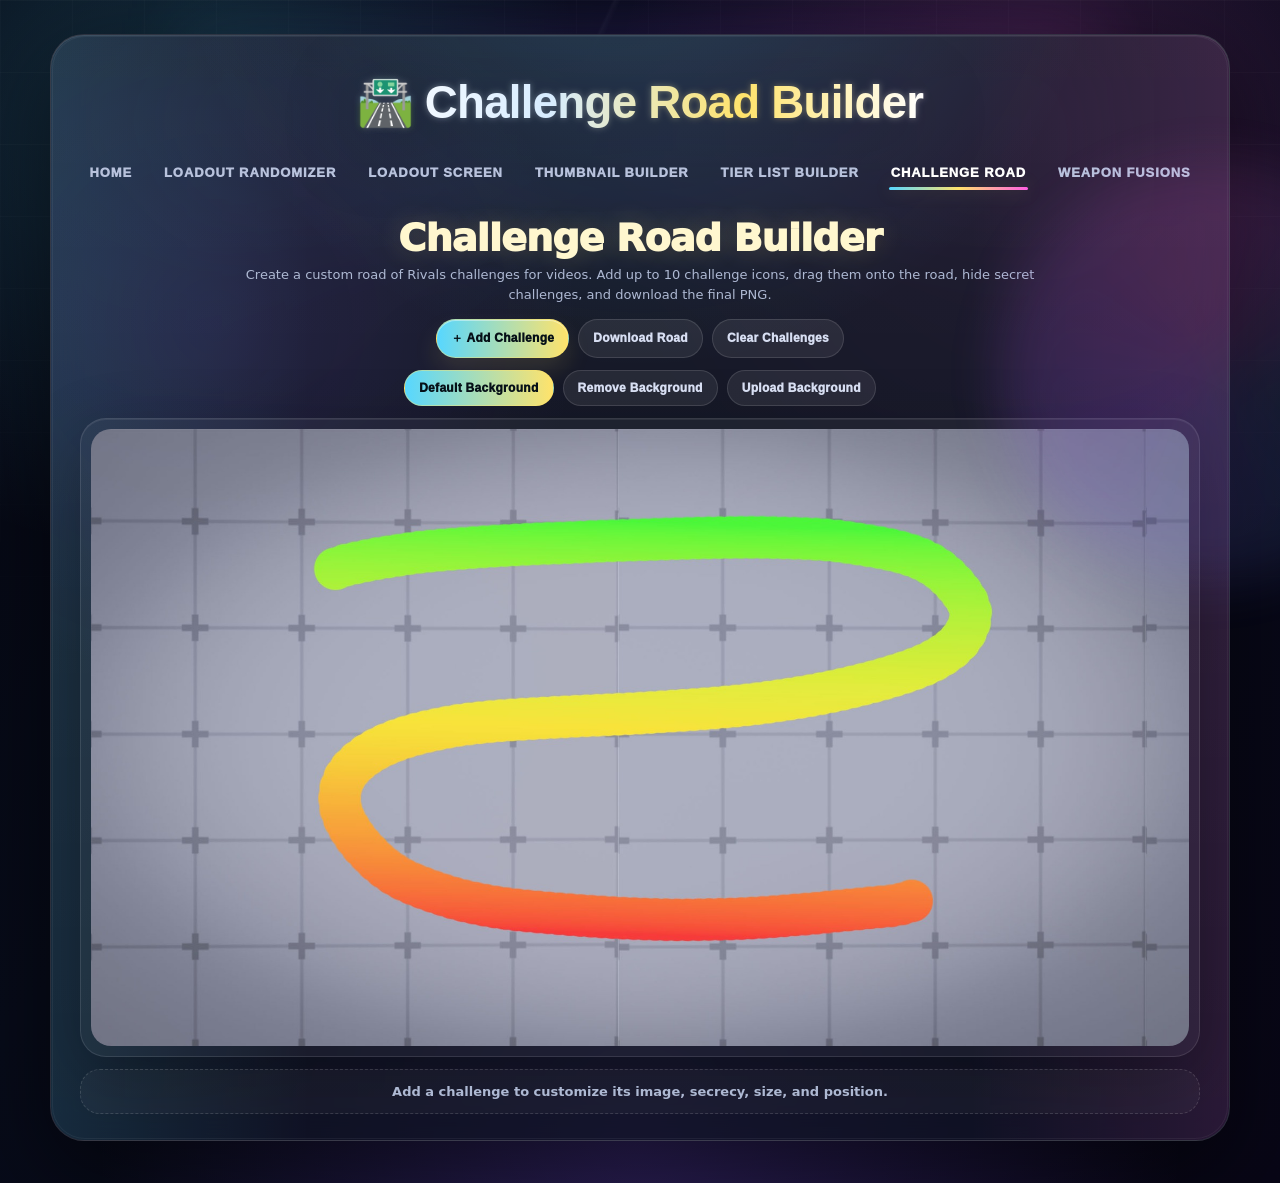
<file: challenge-road/index.html>
<!DOCTYPE html>
<html lang="en">
<head>
<title>Challenge Road Builder - RivalsTools.net</title>
<meta charset="UTF-8">
<meta name="viewport" content="width=device-width, initial-scale=1.0">
<link rel="icon" href="../assets/embedded/img_0001_d6a143754ad4.svg">
<link rel="stylesheet" href="../assets/styles.css?v=90">
<script>window.__RIVALS_TOOLS_PAGE__ = "challenge";</script>
<script src="../assets/app.js?v=90" defer></script>
</head>
<body>

  <main class="wrap">
    <div class="top-glow"></div>


    <section class="panel">
      <div class="header">
        <div class="header-title-image"><img decoding="async" loading="lazy" class="title-img" src="../assets/embedded/img_0004_dd1122bc9e0b.svg" alt="Loadout Randomizer" /><button class="cursor-toggle-btn" id="cursorBubbleToggle" type="button" aria-label="Toggle cursor bubble" aria-pressed="true">
            <span class="cursor-toggle-icon" aria-hidden="true"></span>
          </button></div>
        <div class="page-tabs" id="pageTabs" aria-label="Website pages">
        <button class="page-tab active" type="button" data-page="home">Home</button>
        <button class="page-tab" type="button" data-page="randomizer">Loadout Randomizer</button>
        <button class="page-tab" type="button" data-page="screen">Loadout Screen</button>
        <button class="page-tab" type="button" data-page="thumbnail">Thumbnail Builder</button>
        <button class="page-tab" type="button" data-page="tier">Tier List Builder</button>
        <button class="page-tab" type="button" data-page="challenge">Challenge Road</button>
        <button class="page-tab" type="button" data-page="fusion">Weapon Fusions</button>
      </div>
              </div>

      <section class="home-page-section" id="homePage">
        <div class="home-hero-copy">
          <p class="home-kicker">Rivals tools for creators and players</p>
          <h2>Choose your tool</h2>
        </div>

        <div class="home-tool-grid">
          <button class="home-tool-card" type="button" data-home-page="randomizer">
            <span class="home-card-image-wrap">
              <img decoding="async" loading="lazy" src="../assets/embedded/img_0005_37b9e93457d5.png" alt="Loadout Randomizer preview" draggable="false" />
            </span>
            <span class="home-card-title">Loadout Randomizer</span>
          </button>

          <button class="home-tool-card" type="button" data-home-page="thumbnail">
            <span class="home-card-image-wrap">
              <img decoding="async" loading="lazy" src="../assets/embedded/img_0006_d49d3504d529.png" alt="Thumbnail Builder preview" draggable="false" />
            </span>
            <span class="home-card-title">Thumbnail Builder</span>
          </button>

          <button class="home-tool-card" type="button" data-home-page="screen">
            <span class="home-card-image-wrap">
              <img decoding="async" loading="lazy" src="../assets/embedded/img_0007_33b5381e877e.png" alt="Loadout Screen preview" draggable="false" />
            </span>
            <span class="home-card-title">Loadout Screen</span>
          </button>

          <button class="home-tool-card" type="button" data-home-page="tier">
            <span class="home-card-image-wrap">
              <img decoding="async" loading="lazy" src="../assets/embedded/img_0008_22a62aed38f7.svg" alt="Tier List Builder preview" draggable="false" />
            </span>
            <span class="home-card-title">Tier List Builder</span>
          </button>

          <button class="home-tool-card" type="button" data-home-page="challenge">
            <span class="home-card-image-wrap">
              <img decoding="async" loading="lazy" src="../assets/embedded/img_0009_9330fd839a2f.svg" alt="Challenge Road preview" draggable="false" />
            </span>
            <span class="home-card-title">Challenge Road</span>
          </button>
        </div>
        <section class="what-is-this">
          <h3>What is this?</h3>
          <p>RivalsTools.net is an advanced, creator-focused toolkit designed to make Rivals content creation faster, easier, and more professional. Create high-quality custom thumbnails, generate random loadouts for videos, design loadout screen pop-ups, build challenge roads to make content more engaging, create polished Rivals tier lists, and more. Built with style, customization, and creators in mind, RivalsTools.net helps you effortlessly produce better content.</p>
        </section>

        <section class="home-disclaimer">
          <h3>Disclaimer</h3>
          <p>RivalsTools.net is an independent fan-made project and is not affiliated with, endorsed by, or sponsored by Nosniy Games or RIVALS. The site is built solely to help creators save time, improve their workflow, and give players a fun way to experiment with RIVALS-inspired tools.</p>
        </section>
      </section>

      <div class="loadout-grid" id="loadoutGrid">
        <article class="slot" data-slot="Primary"></article>
        <article class="slot" data-slot="Secondary"></article>
        <article class="slot" data-slot="Melee"></article>
        <article class="slot" data-slot="Utility"></article>
      </div>

      <div class="controls">
        <button class="spin-btn" id="spinBtn">Spin Loadout</button>
        <div class="mode-row">
          <button class="mode-btn" id="randomModeBtn" aria-pressed="false">Completely Random: OFF</button>
          <button class="mode-btn" id="noRepeatsBtn" aria-pressed="false">No Repeats: OFF</button>
          <button class="mode-btn" id="rngModeBtn" aria-pressed="false">RNG Spins: OFF</button>
          <button class="mode-btn" id="disableRareAnimBtn" aria-pressed="false">Disable Rare Animation: OFF</button>
          <button class="mode-btn reset-repeats-btn" id="resetRepeatsBtn" hidden>Reset Repeats</button>
        </div>
        <div class="luck-row" id="luckRow" aria-label="Luck settings">
          <button class="luck-btn active" data-luck="1"><span>✣</span>1x Luck</button>
          <button class="luck-btn" data-luck="2"><span>✣</span>2x Luck</button>
          <button class="luck-btn" data-luck="5"><span>✣</span>5x Luck</button>
          <button class="luck-btn" data-luck="8"><span>✣</span>8x Luck</button>
          <button class="luck-btn" data-luck="15"><span>✦</span>15x Luck ✦</button>
          <button class="luck-btn" data-luck="custom" id="customLuckBtn"><span>✦</span>Custom</button>
        </div>
        <div class="rarity-row" id="rarityRow" aria-label="Rarity filter">
          <button class="rarity-btn active" data-rarity="All">All Rarities</button>
          <button class="rarity-btn" data-rarity="Common">Common Only</button>
          <button class="rarity-btn" data-rarity="Rare">Rare Only</button>
          <button class="rarity-btn" data-rarity="Epic">Epic Only</button>
          <button class="rarity-btn" data-rarity="Legendary">Legendary Only</button>
        </div>
        <div class="status-pill" id="statusText">LOADOUT READY</div>
      </div>

      <p class="note">The colored bar below each weapon shows its rarity. The higher the bar goes, the better the weapon is. When you spin, the wheel immediately decides your full loadout, but it still plays the animation before revealing it. Use No Repeats to remove weapons after they land, and click “Show all weapons” to enable or disable weapons.</p>

      <div class="mini-actions">
        <button class="mini-btn" id="toggleList">Show all weapons</button>
        <button class="mini-btn" id="copyLoadout">Copy current loadout</button>
      </div>

      <div class="drawer" id="weaponDrawer">
        <div class="weapon-list" id="weaponList"></div>
      </div>


      
      <section class="weapon-fusions-page" id="weaponFusionsPage" aria-label="Weapon Fusions">
        <div class="fusion-copy">
          <h2>Weapon Fusions</h2>
          <p>Pick two Rivals weapons and fuse them into a new result. Some combinations are handcrafted, while others use weapon type and theme logic to create a fitting fusion.</p>
        </div>

        <div class="fusion-lab" id="fusionLab">
          <div class="fusion-slot fusion-input-slot" data-fusion-slot="0">
            <span class="fusion-slot-label">Weapon 1</span>
            <button class="fusion-select-slot" id="fusionSlotA" type="button" aria-label="Choose first fusion weapon">
              <span class="fusion-plus">+</span>
              <img class="fusion-weapon-img" alt="" hidden draggable="false" />
              <strong class="fusion-weapon-name">Choose Weapon</strong>
            </button>
          </div>

          <div class="fusion-bar fusion-bar-left"></div>

          <div class="fusion-result-wrap">
            <button class="fusion-result-slot" id="fusionResultSlot" type="button" aria-label="Fusion result">
              <span class="fusion-result-kicker">Fusion Result</span>
              <img class="fusion-result-img" alt="" hidden draggable="false" />
              <strong class="fusion-result-name">Select 2 weapons</strong>
              <small class="fusion-result-recipe">Waiting for ingredients...</small>
            </button>
            <button class="tier-add-btn fusion-button" id="fusionFuseBtn" type="button">Fuse Weapons</button>
            <button class="tier-add-btn secondary" id="fusionClearBtn" type="button">Clear Fusion</button>
          </div>

          <div class="fusion-bar fusion-bar-right"></div>

          <div class="fusion-slot fusion-input-slot" data-fusion-slot="1">
            <span class="fusion-slot-label">Weapon 2</span>
            <button class="fusion-select-slot" id="fusionSlotB" type="button" aria-label="Choose second fusion weapon">
              <span class="fusion-plus">+</span>
              <img class="fusion-weapon-img" alt="" hidden draggable="false" />
              <strong class="fusion-weapon-name">Choose Weapon</strong>
            </button>
          </div>
        </div>

        <div class="fusion-recipe-note" id="fusionRecipeNote">Tip: try combinations like Assault Rifle + Freeze Ray, Handgun + Spray, or Bow + Crossbow.</div>

        <div class="screen-picker-backdrop fusion-picker-backdrop" id="fusionPickerModal" aria-hidden="true">
          <div class="screen-picker-modal fusion-picker-modal" role="dialog" aria-modal="true" aria-labelledby="fusionPickerTitle">
            <div class="screen-picker-head">
              <div>
                <h2 id="fusionPickerTitle">Choose a Weapon</h2>
                <p>Pick the weapon you want to place into this fusion slot.</p>
              </div>
              <button class="screen-picker-close" id="fusionPickerClose" type="button" aria-label="Close fusion picker">×</button>
            </div>
            <div class="tier-picker-search-row">
              <input class="tier-search" id="fusionPickerSearch" type="search" placeholder="Search weapons..." />
            </div>
            <div class="fusion-picker-grid" id="fusionPickerGrid"></div>
          </div>
        </div>
      </section>

      <section class="challenge-road-page" id="challengeRoadPage" aria-label="Challenge Road Builder">
        <div class="challenge-copy">
          <h2>Challenge Road Builder</h2>
          <p>Create a custom road of Rivals challenges for videos. Add up to 10 challenge icons, drag them onto the road, hide secret challenges, and download the final PNG.</p>
        </div>

        <div class="challenge-toolbar">
          <button class="tier-add-btn" type="button" id="challengeAddBtn">＋ Add Challenge</button>
          <button class="tier-add-btn secondary" type="button" id="challengeDownloadBtn">Download Road</button>
          <button class="tier-add-btn secondary" type="button" id="challengeClearBtn">Clear Challenges</button>
        </div>

        <div class="challenge-bg-toolbar">
          <button class="tier-add-btn secondary active" type="button" data-challenge-bg="default">Default Background</button>
          <button class="tier-add-btn secondary" type="button" data-challenge-bg="transparent">Remove Background</button>
          <button class="tier-add-btn secondary" type="button" data-challenge-bg="custom">Upload Background</button>
        </div>

        <div class="challenge-stage-shell">
          <div class="challenge-stage" id="challengeStage">
            <img decoding="async" loading="lazy" class="challenge-base-img" id="challengeBaseImg" src="../assets/embedded/img_0010_ecf8cbff283c.jpg" alt="" draggable="false" />
            <div class="challenge-item-layer" id="challengeLayer"></div>
          </div>
        </div>

        <div class="challenge-control-panel" id="challengeControlPanel">
          <div class="challenge-control-empty">Add a challenge to customize its image, secrecy, size, and position.</div>
        </div>

        <input id="challengeCustomItemInput" type="file" accept="image/*" hidden />
        <input id="challengeCustomBgInput" type="file" accept="image/*" hidden />

        <div class="screen-picker-backdrop challenge-picker-backdrop" id="challengePickerModal" aria-hidden="true">
          <div class="screen-picker-modal challenge-picker-modal" role="dialog" aria-modal="true" aria-labelledby="challengePickerTitle">
            <div class="screen-picker-head">
              <div>
                <h2 id="challengePickerTitle">Choose Challenge Image</h2>
                <p>Select a weapon, map, or upload your own image. No text will be shown on the road.</p>
              </div>
              <button class="screen-picker-close" id="challengePickerClose" type="button" aria-label="Close challenge picker">×</button>
            </div>

            <div class="tier-picker-toolbar">
              <button class="tier-preset active" type="button" data-challenge-preset="weapons">Weapons</button>
              <button class="tier-preset" type="button" data-challenge-preset="maps">Maps</button>
              <button class="tier-preset" type="button" data-challenge-preset="Primary">Primaries</button>
              <button class="tier-preset" type="button" data-challenge-preset="Secondary">Secondaries</button>
              <button class="tier-preset" type="button" data-challenge-preset="Melee">Melees</button>
              <button class="tier-preset" type="button" data-challenge-preset="Utility">Utilities</button>
              <button class="tier-preset" type="button" data-challenge-custom-upload>Upload Custom</button>
            </div>

            <div class="tier-picker-search-row">
              <input class="tier-search" id="challengePickerSearch" type="search" placeholder="Search weapons or maps..." />
            </div>

            <div class="screen-picker-list challenge-picker-list" id="challengePickerList"></div>
          </div>
        </div>
      </section>

<section class="tier-list-page" id="tierListPage" aria-label="Tier List Builder">
        <div class="tier-copy">
          <h2>Tier List Builder</h2>
          <p>Build your own Rivals ranking by picking items, dragging them into tiers, and arranging everything exactly how you want.</p>
        </div>

        <div class="tier-toolbar tier-top-actions">
          <button class="tier-add-btn" type="button" id="tierAddItemsBtn">＋ Add Items</button>
          <button class="tier-add-btn secondary tier-clear-board" type="button" id="tierClearBoard">Clear Selections</button>
          <button class="tier-add-btn secondary" type="button" id="tierDownloadBtn">Download Tier List</button>
        </div>

        <div class="tier-board" id="tierBoard" aria-label="Tier list board">
          <div class="tier-row" data-tier="S"><div class="tier-label tier-s">S</div><div class="tier-dropzone" data-tier-drop="S"></div></div>
          <div class="tier-row" data-tier="A"><div class="tier-label tier-a">A</div><div class="tier-dropzone" data-tier-drop="A"></div></div>
          <div class="tier-row" data-tier="B"><div class="tier-label tier-b">B</div><div class="tier-dropzone" data-tier-drop="B"></div></div>
          <div class="tier-row" data-tier="C"><div class="tier-label tier-c">C</div><div class="tier-dropzone" data-tier-drop="C"></div></div>
          <div class="tier-row" data-tier="D"><div class="tier-label tier-d">D</div><div class="tier-dropzone" data-tier-drop="D"></div></div>
          <div class="tier-row" data-tier="F"><div class="tier-label tier-f">F</div><div class="tier-dropzone" data-tier-drop="F"></div></div>
        </div>


        <div class="tier-item-panel open" id="tierItemPanel">
          <div class="tier-item-panel-head">
            <div><strong id="tierPanelTitle">Items to Rank</strong><span>Click Add Items, choose what you want, then drag cards into the tier list.</span></div>
            <input class="tier-search" id="tierSearch" type="search" placeholder="Search added items..." />
          </div>
          <div class="tier-item-pool empty" id="tierItemPool" data-tier-pool="true">
            <div class="tier-empty-message" id="tierEmptyMessage">No items added yet. Click <strong>Add Items</strong> to choose weapons or skins.</div>
          </div>
        </div>

        <div class="tier-trash-zone" id="tierTrashZone" aria-hidden="true">
          <span class="tier-trash-icon">🗑️</span>
          <strong>Remove</strong>
        </div>

        <div class="screen-picker-backdrop tier-picker-backdrop" id="tierPickerModal" aria-hidden="true">
          <div class="screen-picker-modal tier-picker-modal" role="dialog" aria-modal="true" aria-labelledby="tierPickerTitle">
            <div class="screen-picker-head">
              <div>
                <h2 id="tierPickerTitle">Add Items</h2>
                <p>Pick multiple weapons, skins, or maps, then click Add Selected to place them below the tier list.<br><strong>Tip:</strong> Click one item, then Shift-click another to select everything between them.</p>
              </div>
              <button class="screen-picker-close" id="tierPickerClose" type="button" aria-label="Close tier picker">×</button>
            </div>

            <div class="tier-picker-toolbar">
              <button class="tier-preset active" type="button" data-tier-preset="weapons">All Weapons</button>
              <button class="tier-preset" type="button" data-tier-preset="skins">All Skins</button>
              <button class="tier-preset" type="button" data-tier-preset="maps">All Maps</button>
              <button class="tier-preset" type="button" data-tier-preset="Primary">All Primaries</button>
              <button class="tier-preset" type="button" data-tier-preset="Secondary">All Secondaries</button>
              <button class="tier-preset" type="button" data-tier-preset="Melee">All Melees</button>
              <button class="tier-preset" type="button" data-tier-preset="Utility">All Utilities</button>
            </div>

            <div class="tier-picker-search-row">
              <input class="tier-search" id="tierPickerSearch" type="search" placeholder="Search weapons or skins..." />
              <button class="tier-add-btn" type="button" id="tierAddSelectedBtn" disabled>Add Selected</button>
            </div>

            <div class="screen-picker-list tier-picker-list" id="tierPickerList"></div>
          </div>
        </div>
      </section>

      <section class="loadout-screen-page" id="loadoutScreenPage" aria-label="Loadout Screen Creator">
        <div class="screen-top-copy">
          <h2>Loadout Screen</h2>
          <p>Getting tired of Photoshopping those loadout screens for your videos? Me too, so just do it here and let me handle the suffering for you.</p>
        </div>

        <div class="screen-stage-shell">
          <div class="screen-stage" id="screenStage" data-screen-font="rubik">
            <img decoding="async" loading="lazy" class="screen-bg-image" id="screenBgImage" src="../assets/embedded/img_0011_719fed5b3c8e.png" alt="" draggable="false" />
            <div class="screen-loadout-title" id="screenLoadoutTitle">LOADOUT 1</div>
            <div class="screen-slot-row" id="screenSlotRow">
              <button class="screen-loadout-slot" type="button" data-screen-slot="0" aria-label="Choose weapon for slot 1">
                <img decoding="async" loading="lazy" class="screen-slot-bg" src="../assets/embedded/img_0012_db57fce96032.png" alt="" draggable="false" />
                <span class="screen-plus">+</span>
                <img decoding="async" loading="lazy" class="screen-selected-weapon" alt="" draggable="false" hidden />
              </button>
              <button class="screen-loadout-slot flipped" type="button" data-screen-slot="1" aria-label="Choose weapon for slot 2">
                <img decoding="async" loading="lazy" class="screen-slot-bg" src="../assets/embedded/img_0012_db57fce96032.png" alt="" draggable="false" />
                <span class="screen-plus">+</span>
                <img decoding="async" loading="lazy" class="screen-selected-weapon" alt="" draggable="false" hidden />
              </button>
              <button class="screen-loadout-slot" type="button" data-screen-slot="2" aria-label="Choose weapon for slot 3">
                <img decoding="async" loading="lazy" class="screen-slot-bg" src="../assets/embedded/img_0012_db57fce96032.png" alt="" draggable="false" />
                <span class="screen-plus">+</span>
                <img decoding="async" loading="lazy" class="screen-selected-weapon" alt="" draggable="false" hidden />
              </button>
              <button class="screen-loadout-slot flipped" type="button" data-screen-slot="3" aria-label="Choose weapon for slot 4">
                <img decoding="async" loading="lazy" class="screen-slot-bg" src="../assets/embedded/img_0012_db57fce96032.png" alt="" draggable="false" />
                <span class="screen-plus">+</span>
                <img decoding="async" loading="lazy" class="screen-selected-weapon" alt="" draggable="false" hidden />
              </button>
            </div>
          </div>
        </div>

        <div class="screen-drag-hint">Tip: drag the title or each individual slot directly. The matching sliders update automatically.</div>
        <div class="screen-action-row under-stage">
          <button class="mini-btn screen-fullscreen-btn" id="screenFullscreenBtn" type="button">Fullscreen Loadout Screen</button>
          <button class="mini-btn" id="screenDownloadBtn" type="button">Download Screen</button>
          <button class="mini-btn" id="screenClearBtn" type="button">Clear Slots</button>
        </div>

        <div class="screen-tools">
          <div class="screen-control-panel">
            <div class="background-options" id="screenBgOptions" aria-label="Background options">
              <span>Background</span>
              <button class="bg-option active" type="button" data-bg="grid">Arena</button>
              <button class="bg-option" type="button" data-bg="waterpark">Splash</button>
              <button class="bg-option" type="button" data-bg="dockyard">Docks</button>
              <button class="bg-option" type="button" data-bg="custom">Custom</button>
            </div>

            <div class="screen-slider-stack">
              <label class="zoom-control" for="screenZoom">
                <span>Background Zoom</span>
                <input id="screenZoom" type="range" min="1" max="1.65" value="1" step="0.01" />
              </label>

              <label class="zoom-control screen-check-control" for="screenShowTitle">
                <span>Show Title Text</span>
                <input id="screenShowTitle" type="checkbox" checked />
              </label>
              <label class="zoom-control" for="screenTitleText">
                <span>Title Text</span>
                <input id="screenTitleText" type="text" value="LOADOUT 1" maxlength="22" />
              </label>
              <label class="zoom-control" for="screenTitleX">
                <span>Title X</span>
                <input id="screenTitleX" type="range" min="-420" max="420" value="0" step="1" />
              </label>
              <label class="zoom-control" for="screenTitleY">
                <span>Title Y</span>
                <input id="screenTitleY" type="range" min="-180" max="220" value="0" step="1" />
              </label>
              <label class="zoom-control" for="screenTitleScale">
                <span>Title Scale</span>
                <input id="screenTitleScale" type="range" min="0.4" max="2.4" value="1" step="0.01" />
              </label>
              <div class="zoom-control screen-font-control">
                <span>Font</span>
                <button class="mini-btn screen-font-btn active" type="button" data-screen-font-choice="rubik">Font 1</button>
                <button class="mini-btn screen-font-btn" type="button" data-screen-font-choice="default">Font 2</button>
                <button class="mini-btn" id="screenUploadFontBtn" type="button">Custom Font</button>
              </div>
              <label class="zoom-control" for="screenTitleOutlineColor">
                <span>Stroke Color</span>
                <input id="screenTitleOutlineColor" type="color" value="#000000" />
              </label>
              <label class="zoom-control" for="screenTitleOutlineSize">
                <span>Stroke Size</span>
                <input id="screenTitleOutlineSize" type="range" min="0" max="18" value="6" step="0.25" />
              </label>

              <label class="zoom-control" for="screenWeaponX0">
                <span>Slot 1 X</span>
                <input class="slot-weapon-x" id="screenWeaponX0" type="range" min="-180" max="180" value="0" step="1" data-move-slot="0" data-move-prop="x" />
              </label>
              <label class="zoom-control" for="screenWeaponY0">
                <span>Slot 1 Y</span>
                <input class="slot-weapon-y" id="screenWeaponY0" type="range" min="-180" max="180" value="0" step="1" data-move-slot="0" data-move-prop="y" />
              </label>
              <label class="zoom-control" for="screenWeaponScale0">
                <span>Weapon 1 Scale</span>
                <input class="slot-weapon-scale" id="screenWeaponScale0" type="range" min="0.45" max="4.4" value="1.18" step="0.01" data-scale-slot="0" />
              </label>              <label class="zoom-control" for="screenWeaponX1">
                <span>Slot 2 X</span>
                <input class="slot-weapon-x" id="screenWeaponX1" type="range" min="-180" max="180" value="0" step="1" data-move-slot="1" data-move-prop="x" />
              </label>
              <label class="zoom-control" for="screenWeaponY1">
                <span>Slot 2 Y</span>
                <input class="slot-weapon-y" id="screenWeaponY1" type="range" min="-180" max="180" value="0" step="1" data-move-slot="1" data-move-prop="y" />
              </label>
              <label class="zoom-control" for="screenWeaponScale1">
                <span>Weapon 2 Scale</span>
                <input class="slot-weapon-scale" id="screenWeaponScale1" type="range" min="0.45" max="4.4" value="1.18" step="0.01" data-scale-slot="1" />
              </label>              <label class="zoom-control" for="screenWeaponX2">
                <span>Slot 3 X</span>
                <input class="slot-weapon-x" id="screenWeaponX2" type="range" min="-180" max="180" value="0" step="1" data-move-slot="2" data-move-prop="x" />
              </label>
              <label class="zoom-control" for="screenWeaponY2">
                <span>Slot 3 Y</span>
                <input class="slot-weapon-y" id="screenWeaponY2" type="range" min="-180" max="180" value="0" step="1" data-move-slot="2" data-move-prop="y" />
              </label>
              <label class="zoom-control" for="screenWeaponScale2">
                <span>Weapon 3 Scale</span>
                <input class="slot-weapon-scale" id="screenWeaponScale2" type="range" min="0.45" max="4.4" value="1.18" step="0.01" data-scale-slot="2" />
              </label>              <label class="zoom-control" for="screenWeaponX3">
                <span>Slot 4 X</span>
                <input class="slot-weapon-x" id="screenWeaponX3" type="range" min="-180" max="180" value="0" step="1" data-move-slot="3" data-move-prop="x" />
              </label>
              <label class="zoom-control" for="screenWeaponY3">
                <span>Slot 4 Y</span>
                <input class="slot-weapon-y" id="screenWeaponY3" type="range" min="-180" max="180" value="0" step="1" data-move-slot="3" data-move-prop="y" />
              </label>
              <label class="zoom-control" for="screenWeaponScale3">
                <span>Weapon 4 Scale</span>
                <input class="slot-weapon-scale" id="screenWeaponScale3" type="range" min="0.45" max="4.4" value="1.18" step="0.01" data-scale-slot="3" />
              </label>
              <label class="zoom-control" for="screenSlotStretch">
                <span>Slot Stretch</span>
                <input id="screenSlotStretch" type="range" min="0" max="100" value="70" step="1" />
              </label>
              <label class="zoom-control" for="screenSlotsX">
                <span>Slots X</span>
                <input id="screenSlotsX" type="range" min="-420" max="420" value="0" step="1" />
              </label>
              <label class="zoom-control" for="screenSlotsY">
                <span>Slots Y</span>
                <input id="screenSlotsY" type="range" min="-260" max="260" value="0" step="1" />
              </label>
              <label class="zoom-control" for="screenSlotsScale">
                <span>Slots Scale</span>
                <input id="screenSlotsScale" type="range" min="0.45" max="2" value="1" step="0.01" />
              </label>
              <label class="zoom-control" for="screenBrightness">
                <span>Brightness</span>
                <input id="screenBrightness" type="range" min="0.7" max="1.8" value="1.2" step="0.01" />
              </label>
              <label class="zoom-control" for="screenSaturation">
                <span>Saturation</span>
                <input id="screenSaturation" type="range" min="0.4" max="2.4" value="1.2" step="0.01" />
              </label>
              <label class="zoom-control" for="screenBlur">
                <span>Background Blur</span>
                <input id="screenBlur" type="range" min="0" max="8" value="0" step="0.1" />
              </label>
            </div>
            </div>
          </div>
        </div>
      </section>
    
      <section class="thumbnail-builder-page" id="thumbnailBuilderPage" aria-label="Thumbnail Builder">
        <div class="thumb-builder-copy">
          <h2>Thumbnail Builder</h2>
          <p>Pick a thumbnail style, customize the text and weapon layout, and build screenshots that look ready for a Rivals video without having to fight Photoshop.</p>
        </div>

        <div class="thumb-template-tabs">
          <button class="thumb-template-tab active" id="thumbTemplate1Btn" type="button" data-thumb-template="1">Thumbnail 1</button>
          <button class="thumb-template-tab" id="thumbTemplate2Btn" type="button" data-thumb-template="2">Thumbnail 2</button>
        </div>

        <div class="thumb-stage-shell">
          <div class="thumb-stage" id="thumbStage">
            <div class="thumb-canvas" id="thumbCanvas" data-thumb-font="default">
              <div class="thumb-side thumb-left" data-thumb-side="left">
                <img decoding="async" loading="lazy" class="thumb-bg-img" data-thumb-bg="left" alt="" draggable="false" />
                <div class="thumb-side-overlay"></div>
                <div class="thumb-top-title" data-thumb-title="left" data-thumb-position="top">ARENA</div>
                <div class="thumb-item-grid">
              <button class="thumb-item-slot" type="button" data-thumb-slot="0" data-thumb-color="grey" data-thumb-glow="off" aria-label="Choose thumbnail weapon 1">
                <span class="thumb-plus">+</span>
                <img decoding="async" loading="lazy" class="thumb-weapon-img" alt="" draggable="false" hidden />
                <span class="thumb-weapon-label"></span>
              </button>
              <button class="thumb-item-slot" type="button" data-thumb-slot="1" data-thumb-color="grey" data-thumb-glow="off" aria-label="Choose thumbnail weapon 2">
                <span class="thumb-plus">+</span>
                <img decoding="async" loading="lazy" class="thumb-weapon-img" alt="" draggable="false" hidden />
                <span class="thumb-weapon-label"></span>
              </button>
              <button class="thumb-item-slot" type="button" data-thumb-slot="2" data-thumb-color="grey" data-thumb-glow="off" aria-label="Choose thumbnail weapon 3">
                <span class="thumb-plus">+</span>
                <img decoding="async" loading="lazy" class="thumb-weapon-img" alt="" draggable="false" hidden />
                <span class="thumb-weapon-label"></span>
              </button>
              <button class="thumb-item-slot" type="button" data-thumb-slot="3" data-thumb-color="grey" data-thumb-glow="off" aria-label="Choose thumbnail weapon 4">
                <span class="thumb-plus">+</span>
                <img decoding="async" loading="lazy" class="thumb-weapon-img" alt="" draggable="false" hidden />
                <span class="thumb-weapon-label"></span>
              </button>
                </div>
              </div>
              <div class="thumb-side thumb-right" data-thumb-side="right">
                <img decoding="async" loading="lazy" class="thumb-bg-img" data-thumb-bg="right" alt="" draggable="false" />
                <div class="thumb-side-overlay warm"></div>
                <div class="thumb-top-title" data-thumb-title="right" data-thumb-position="top">SPLASH</div>
                <div class="thumb-item-grid">
              <button class="thumb-item-slot" type="button" data-thumb-slot="4" data-thumb-color="yellow" data-thumb-glow="off" aria-label="Choose thumbnail weapon 5">
                <span class="thumb-plus">+</span>
                <img decoding="async" loading="lazy" class="thumb-weapon-img" alt="" draggable="false" hidden />
                <span class="thumb-weapon-label"></span>
              </button>
              <button class="thumb-item-slot" type="button" data-thumb-slot="5" data-thumb-color="yellow" data-thumb-glow="off" aria-label="Choose thumbnail weapon 6">
                <span class="thumb-plus">+</span>
                <img decoding="async" loading="lazy" class="thumb-weapon-img" alt="" draggable="false" hidden />
                <span class="thumb-weapon-label"></span>
              </button>
              <button class="thumb-item-slot" type="button" data-thumb-slot="6" data-thumb-color="yellow" data-thumb-glow="off" aria-label="Choose thumbnail weapon 7">
                <span class="thumb-plus">+</span>
                <img decoding="async" loading="lazy" class="thumb-weapon-img" alt="" draggable="false" hidden />
                <span class="thumb-weapon-label"></span>
              </button>
              <button class="thumb-item-slot" type="button" data-thumb-slot="7" data-thumb-color="yellow" data-thumb-glow="off" aria-label="Choose thumbnail weapon 8">
                <span class="thumb-plus">+</span>
                <img decoding="async" loading="lazy" class="thumb-weapon-img" alt="" draggable="false" hidden />
                <span class="thumb-weapon-label"></span>
              </button>
                </div>
              </div>
              <div class="thumb-center-split"></div>
            </div>
          </div>
        </div>

        <div class="thumb-drag-hint">Tip: drag weapon boxes, weapon text, or top text directly on the thumbnail. The matching sliders update automatically.</div>
        <div class="thumb-action-row under-stage">
          <button class="mini-btn screen-fullscreen-btn" id="thumbFullscreenBtn" type="button">Fullscreen Thumbnail</button>
          <button class="mini-btn" id="thumbDownloadBtn" type="button">Download Thumbnail</button>
          <button class="mini-btn" id="thumbClearBtn" type="button">Clear Weapons</button>
        </div>

        <div class="thumb-controls">
          <div class="thumb-control-card">
            <h3>Global</h3>
            <label class="thumb-check"><input id="thumbShowTopText" type="checkbox" checked /> Show top text</label>
            <label class="thumb-check"><input id="thumbShowNames" type="checkbox" checked /> Show weapon names</label>
            <label class="thumb-mini-control">
              <span>Saturation</span>
              <input id="thumbSaturation" type="range" min="0.4" max="2.4" value="1.3" step="0.01" />
            </label>
            <div class="thumb-mini-control">
              <span>Fonts</span>
              <div class="thumb-font-buttons">
                <button class="mini-btn thumb-font-btn active" id="thumbFont1Btn" type="button" data-thumb-font-choice="rubik">Font 1</button>
                <button class="mini-btn thumb-font-btn" id="thumbFont2Btn" type="button" data-thumb-font-choice="default">Font 2</button>
              </div>
            </div>
            <button class="mini-btn thumb-upload-font-btn" id="thumbUploadFontBtn" type="button">Upload Custom Font</button>
            <label class="thumb-mini-control">
              <span>Top Text Outline Color</span>
              <input id="thumbTopOutlineColor" type="color" value="#000000" />
            </label>
            <label class="thumb-mini-control">
              <span>Top Text Outline Size</span>
              <input id="thumbTopOutlineSize" type="range" min="0" max="16" value="6" step="0.25" />
            </label>
            <label class="thumb-mini-control">
              <span>Weapon Text Outline Color</span>
              <input id="thumbNameOutlineColor" type="color" value="#000000" />
            </label>
            <label class="thumb-mini-control">
              <span>Weapon Text Outline Size</span>
              <input id="thumbNameOutlineSize" type="range" min="0" max="10" value="4" step="0.25" />
            </label>
          </div>


          <div class="thumb-control-card">
            <h3>Left Top Text</h3>
            <label class="thumb-mini-control">
              <span>Text</span>
              <input class="thumb-top-input" data-thumb-top-side="left" data-thumb-top-prop="text" type="text" value="ARENA" maxlength="18" />
            </label>
            <label class="thumb-mini-control">
              <span>Position</span>
              <select class="thumb-top-select" data-thumb-top-side="left" data-thumb-top-prop="position">
                <option value="top">Top</option>
                <option value="bottom">Bottom</option>
              </select>
            </label>
            <label class="thumb-mini-control">
              <span>X Offset</span>
              <input class="thumb-top-control" data-thumb-top-side="left" data-thumb-top-prop="x" type="range" min="-260" max="260" value="0" step="1" />
            </label>
            <label class="thumb-mini-control">
              <span>Y Offset</span>
              <input class="thumb-top-control" data-thumb-top-side="left" data-thumb-top-prop="y" type="range" min="-140" max="140" value="0" step="1" />
            </label>
            <label class="thumb-mini-control">
              <span>Text Scale</span>
              <input class="thumb-top-control" data-thumb-top-side="left" data-thumb-top-prop="scale" type="range" min="0.45" max="2.2" value="1" step="0.01" />
            </label>
          </div>

          <div class="thumb-control-card">
            <h3>Right Top Text</h3>
            <label class="thumb-mini-control">
              <span>Text</span>
              <input class="thumb-top-input" data-thumb-top-side="right" data-thumb-top-prop="text" type="text" value="SPLASH" maxlength="18" />
            </label>
            <label class="thumb-mini-control">
              <span>Position</span>
              <select class="thumb-top-select" data-thumb-top-side="right" data-thumb-top-prop="position">
                <option value="top">Top</option>
                <option value="bottom">Bottom</option>
              </select>
            </label>
            <label class="thumb-mini-control">
              <span>X Offset</span>
              <input class="thumb-top-control" data-thumb-top-side="right" data-thumb-top-prop="x" type="range" min="-260" max="260" value="0" step="1" />
            </label>
            <label class="thumb-mini-control">
              <span>Y Offset</span>
              <input class="thumb-top-control" data-thumb-top-side="right" data-thumb-top-prop="y" type="range" min="-140" max="140" value="0" step="1" />
            </label>
            <label class="thumb-mini-control">
              <span>Text Scale</span>
              <input class="thumb-top-control" data-thumb-top-side="right" data-thumb-top-prop="scale" type="range" min="0.45" max="2.2" value="1" step="0.01" />
            </label>
          </div>

          <div class="thumb-control-card">
            <h3>Left Background</h3>
            <div class="thumb-bg-buttons" data-thumb-bg-buttons="left">
              <button type="button" class="thumb-bg-btn active" data-thumb-bg-key="arena">Arena</button>
              <button type="button" class="thumb-bg-btn" data-thumb-bg-key="splash">Splash</button>
              <button type="button" class="thumb-bg-btn" data-thumb-bg-key="docks">Docks</button>
              <button type="button" class="thumb-bg-btn" data-thumb-bg-key="custom">Custom</button>
            </div>
            <label class="thumb-mini-control">
              <span>Left Background Zoom</span>
              <input class="thumb-side-range" type="range" min="1" max="1.8" value="1" step="0.01" data-thumb-side-range="left" data-thumb-prop="zoom" />
            </label>
            <label class="thumb-mini-control">
              <span>Left Brightness</span>
              <input class="thumb-side-range" type="range" min="0.55" max="1.65" value="1.3" step="0.01" data-thumb-side-range="left" data-thumb-prop="brightness" />
            </label>
            <label class="thumb-mini-control">
              <span>Left Background Blur</span>
              <input class="thumb-side-range" type="range" min="0" max="10" value="0" step="0.1" data-thumb-side-range="left" data-thumb-prop="blur" />
            </label>
          </div>

          <div class="thumb-control-card">
            <h3>Right Background</h3>
            <div class="thumb-bg-buttons" data-thumb-bg-buttons="right">
              <button type="button" class="thumb-bg-btn" data-thumb-bg-key="arena">Arena</button>
              <button type="button" class="thumb-bg-btn active" data-thumb-bg-key="splash">Splash</button>
              <button type="button" class="thumb-bg-btn" data-thumb-bg-key="docks">Docks</button>
              <button type="button" class="thumb-bg-btn" data-thumb-bg-key="custom">Custom</button>
            </div>
            <label class="thumb-mini-control">
              <span>Right Background Zoom</span>
              <input class="thumb-side-range" type="range" min="1" max="1.8" value="1" step="0.01" data-thumb-side-range="right" data-thumb-prop="zoom" />
            </label>
            <label class="thumb-mini-control">
              <span>Right Brightness</span>
              <input class="thumb-side-range" type="range" min="0.55" max="1.65" value="1.3" step="0.01" data-thumb-side-range="right" data-thumb-prop="brightness" />
            </label>
            <label class="thumb-mini-control">
              <span>Right Background Blur</span>
              <input class="thumb-side-range" type="range" min="0" max="10" value="0" step="0.1" data-thumb-side-range="right" data-thumb-prop="blur" />
            </label>
          </div>

          <div class="thumb-control-card wide">
            <h3>Weapon Layout</h3>
            <div class="thumb-slot-grid">

              <div class="thumb-slot-control">
                <h4 data-thumb-slot-title="0">Weapon 1</h4>
                <label class="thumb-mini-control">
                  <span>Image X</span>
                  <input class="thumb-image-control" type="range" min="-120" max="120" value="0" step="1" data-thumb-image-slot="0" data-thumb-image-prop="x" />
                </label>
                <label class="thumb-mini-control">
                  <span>Image Y</span>
                  <input class="thumb-image-control" type="range" min="-120" max="120" value="0" step="1" data-thumb-image-slot="0" data-thumb-image-prop="y" />
                </label>
                <label class="thumb-mini-control">
                  <span>Image Z (Scale)</span>
                  <input class="thumb-weapon-scale" type="range" min="0.35" max="4.4" value="1" step="0.01" data-thumb-scale="0" />
                </label>
                <label class="thumb-mini-control">
                  <span>Text X</span>
                  <input class="thumb-text-control" type="range" min="-120" max="120" value="0" step="1" data-thumb-text-slot="0" data-thumb-text-prop="x" />
                </label>
                <label class="thumb-mini-control">
                  <span>Text Y</span>
                  <input class="thumb-text-control" type="range" min="-90" max="90" value="0" step="1" data-thumb-text-slot="0" data-thumb-text-prop="y" />
                </label>
                <label class="thumb-mini-control">
                  <span>Text Scale</span>
                  <input class="thumb-text-control" type="range" min="0.5" max="2.5" value="1" step="0.01" data-thumb-text-slot="0" data-thumb-text-prop="scale" />
                </label>
              </div>
              <div class="thumb-slot-control">
                <h4 data-thumb-slot-title="1">Weapon 2</h4>
                <label class="thumb-mini-control">
                  <span>Image X</span>
                  <input class="thumb-image-control" type="range" min="-120" max="120" value="0" step="1" data-thumb-image-slot="1" data-thumb-image-prop="x" />
                </label>
                <label class="thumb-mini-control">
                  <span>Image Y</span>
                  <input class="thumb-image-control" type="range" min="-120" max="120" value="0" step="1" data-thumb-image-slot="1" data-thumb-image-prop="y" />
                </label>
                <label class="thumb-mini-control">
                  <span>Image Z (Scale)</span>
                  <input class="thumb-weapon-scale" type="range" min="0.35" max="4.4" value="1" step="0.01" data-thumb-scale="1" />
                </label>
                <label class="thumb-mini-control">
                  <span>Text X</span>
                  <input class="thumb-text-control" type="range" min="-120" max="120" value="0" step="1" data-thumb-text-slot="1" data-thumb-text-prop="x" />
                </label>
                <label class="thumb-mini-control">
                  <span>Text Y</span>
                  <input class="thumb-text-control" type="range" min="-90" max="90" value="0" step="1" data-thumb-text-slot="1" data-thumb-text-prop="y" />
                </label>
                <label class="thumb-mini-control">
                  <span>Text Scale</span>
                  <input class="thumb-text-control" type="range" min="0.5" max="2.5" value="1" step="0.01" data-thumb-text-slot="1" data-thumb-text-prop="scale" />
                </label>
              </div>
              <div class="thumb-slot-control">
                <h4 data-thumb-slot-title="2">Weapon 3</h4>
                <label class="thumb-mini-control">
                  <span>Image X</span>
                  <input class="thumb-image-control" type="range" min="-120" max="120" value="0" step="1" data-thumb-image-slot="2" data-thumb-image-prop="x" />
                </label>
                <label class="thumb-mini-control">
                  <span>Image Y</span>
                  <input class="thumb-image-control" type="range" min="-120" max="120" value="0" step="1" data-thumb-image-slot="2" data-thumb-image-prop="y" />
                </label>
                <label class="thumb-mini-control">
                  <span>Image Z (Scale)</span>
                  <input class="thumb-weapon-scale" type="range" min="0.35" max="4.4" value="1" step="0.01" data-thumb-scale="2" />
                </label>
                <label class="thumb-mini-control">
                  <span>Text X</span>
                  <input class="thumb-text-control" type="range" min="-120" max="120" value="0" step="1" data-thumb-text-slot="2" data-thumb-text-prop="x" />
                </label>
                <label class="thumb-mini-control">
                  <span>Text Y</span>
                  <input class="thumb-text-control" type="range" min="-90" max="90" value="0" step="1" data-thumb-text-slot="2" data-thumb-text-prop="y" />
                </label>
                <label class="thumb-mini-control">
                  <span>Text Scale</span>
                  <input class="thumb-text-control" type="range" min="0.5" max="2.5" value="1" step="0.01" data-thumb-text-slot="2" data-thumb-text-prop="scale" />
                </label>
              </div>
              <div class="thumb-slot-control">
                <h4 data-thumb-slot-title="3">Weapon 4</h4>
                <label class="thumb-mini-control">
                  <span>Image X</span>
                  <input class="thumb-image-control" type="range" min="-120" max="120" value="0" step="1" data-thumb-image-slot="3" data-thumb-image-prop="x" />
                </label>
                <label class="thumb-mini-control">
                  <span>Image Y</span>
                  <input class="thumb-image-control" type="range" min="-120" max="120" value="0" step="1" data-thumb-image-slot="3" data-thumb-image-prop="y" />
                </label>
                <label class="thumb-mini-control">
                  <span>Image Z (Scale)</span>
                  <input class="thumb-weapon-scale" type="range" min="0.35" max="4.4" value="1" step="0.01" data-thumb-scale="3" />
                </label>
                <label class="thumb-mini-control">
                  <span>Text X</span>
                  <input class="thumb-text-control" type="range" min="-120" max="120" value="0" step="1" data-thumb-text-slot="3" data-thumb-text-prop="x" />
                </label>
                <label class="thumb-mini-control">
                  <span>Text Y</span>
                  <input class="thumb-text-control" type="range" min="-90" max="90" value="0" step="1" data-thumb-text-slot="3" data-thumb-text-prop="y" />
                </label>
                <label class="thumb-mini-control">
                  <span>Text Scale</span>
                  <input class="thumb-text-control" type="range" min="0.5" max="2.5" value="1" step="0.01" data-thumb-text-slot="3" data-thumb-text-prop="scale" />
                </label>
              </div>
              <div class="thumb-slot-control">
                <h4 data-thumb-slot-title="4">Weapon 5</h4>
                <label class="thumb-mini-control">
                  <span>Image X</span>
                  <input class="thumb-image-control" type="range" min="-120" max="120" value="0" step="1" data-thumb-image-slot="4" data-thumb-image-prop="x" />
                </label>
                <label class="thumb-mini-control">
                  <span>Image Y</span>
                  <input class="thumb-image-control" type="range" min="-120" max="120" value="0" step="1" data-thumb-image-slot="4" data-thumb-image-prop="y" />
                </label>
                <label class="thumb-mini-control">
                  <span>Image Z (Scale)</span>
                  <input class="thumb-weapon-scale" type="range" min="0.35" max="4.4" value="1" step="0.01" data-thumb-scale="4" />
                </label>
                <label class="thumb-mini-control">
                  <span>Text X</span>
                  <input class="thumb-text-control" type="range" min="-120" max="120" value="0" step="1" data-thumb-text-slot="4" data-thumb-text-prop="x" />
                </label>
                <label class="thumb-mini-control">
                  <span>Text Y</span>
                  <input class="thumb-text-control" type="range" min="-90" max="90" value="0" step="1" data-thumb-text-slot="4" data-thumb-text-prop="y" />
                </label>
                <label class="thumb-mini-control">
                  <span>Text Scale</span>
                  <input class="thumb-text-control" type="range" min="0.5" max="2.5" value="1" step="0.01" data-thumb-text-slot="4" data-thumb-text-prop="scale" />
                </label>
              </div>
              <div class="thumb-slot-control">
                <h4 data-thumb-slot-title="5">Weapon 6</h4>
                <label class="thumb-mini-control">
                  <span>Image X</span>
                  <input class="thumb-image-control" type="range" min="-120" max="120" value="0" step="1" data-thumb-image-slot="5" data-thumb-image-prop="x" />
                </label>
                <label class="thumb-mini-control">
                  <span>Image Y</span>
                  <input class="thumb-image-control" type="range" min="-120" max="120" value="0" step="1" data-thumb-image-slot="5" data-thumb-image-prop="y" />
                </label>
                <label class="thumb-mini-control">
                  <span>Image Z (Scale)</span>
                  <input class="thumb-weapon-scale" type="range" min="0.35" max="4.4" value="1" step="0.01" data-thumb-scale="5" />
                </label>
                <label class="thumb-mini-control">
                  <span>Text X</span>
                  <input class="thumb-text-control" type="range" min="-120" max="120" value="0" step="1" data-thumb-text-slot="5" data-thumb-text-prop="x" />
                </label>
                <label class="thumb-mini-control">
                  <span>Text Y</span>
                  <input class="thumb-text-control" type="range" min="-90" max="90" value="0" step="1" data-thumb-text-slot="5" data-thumb-text-prop="y" />
                </label>
                <label class="thumb-mini-control">
                  <span>Text Scale</span>
                  <input class="thumb-text-control" type="range" min="0.5" max="2.5" value="1" step="0.01" data-thumb-text-slot="5" data-thumb-text-prop="scale" />
                </label>
              </div>
              <div class="thumb-slot-control">
                <h4 data-thumb-slot-title="6">Weapon 7</h4>
                <label class="thumb-mini-control">
                  <span>Image X</span>
                  <input class="thumb-image-control" type="range" min="-120" max="120" value="0" step="1" data-thumb-image-slot="6" data-thumb-image-prop="x" />
                </label>
                <label class="thumb-mini-control">
                  <span>Image Y</span>
                  <input class="thumb-image-control" type="range" min="-120" max="120" value="0" step="1" data-thumb-image-slot="6" data-thumb-image-prop="y" />
                </label>
                <label class="thumb-mini-control">
                  <span>Image Z (Scale)</span>
                  <input class="thumb-weapon-scale" type="range" min="0.35" max="4.4" value="1" step="0.01" data-thumb-scale="6" />
                </label>
                <label class="thumb-mini-control">
                  <span>Text X</span>
                  <input class="thumb-text-control" type="range" min="-120" max="120" value="0" step="1" data-thumb-text-slot="6" data-thumb-text-prop="x" />
                </label>
                <label class="thumb-mini-control">
                  <span>Text Y</span>
                  <input class="thumb-text-control" type="range" min="-90" max="90" value="0" step="1" data-thumb-text-slot="6" data-thumb-text-prop="y" />
                </label>
                <label class="thumb-mini-control">
                  <span>Text Scale</span>
                  <input class="thumb-text-control" type="range" min="0.5" max="2.5" value="1" step="0.01" data-thumb-text-slot="6" data-thumb-text-prop="scale" />
                </label>
              </div>
              <div class="thumb-slot-control">
                <h4 data-thumb-slot-title="7">Weapon 8</h4>
                <label class="thumb-mini-control">
                  <span>Image X</span>
                  <input class="thumb-image-control" type="range" min="-120" max="120" value="0" step="1" data-thumb-image-slot="7" data-thumb-image-prop="x" />
                </label>
                <label class="thumb-mini-control">
                  <span>Image Y</span>
                  <input class="thumb-image-control" type="range" min="-120" max="120" value="0" step="1" data-thumb-image-slot="7" data-thumb-image-prop="y" />
                </label>
                <label class="thumb-mini-control">
                  <span>Image Z (Scale)</span>
                  <input class="thumb-weapon-scale" type="range" min="0.35" max="4.4" value="1" step="0.01" data-thumb-scale="7" />
                </label>
                <label class="thumb-mini-control">
                  <span>Text X</span>
                  <input class="thumb-text-control" type="range" min="-120" max="120" value="0" step="1" data-thumb-text-slot="7" data-thumb-text-prop="x" />
                </label>
                <label class="thumb-mini-control">
                  <span>Text Y</span>
                  <input class="thumb-text-control" type="range" min="-90" max="90" value="0" step="1" data-thumb-text-slot="7" data-thumb-text-prop="y" />
                </label>
                <label class="thumb-mini-control">
                  <span>Text Scale</span>
                  <input class="thumb-text-control" type="range" min="0.5" max="2.5" value="1" step="0.01" data-thumb-text-slot="7" data-thumb-text-prop="scale" />
                </label>
              </div>
            </div>
          </div>

          <div class="thumb-control-card wide">
            <h3>Box Appearance</h3>
            <div class="thumb-slot-grid compact-grid">

              <div class="thumb-slot-control compact">
                <h4>Box 1</h4>
                <label class="thumb-mini-control">
                  <span>Color</span>
                  <select class="thumb-box-color" data-thumb-color-select="0">
                    <option value="grey">Grey</option>
                    <option value="green">Green</option>
                    <option value="blue">Blue</option>
                    <option value="pink">Pink</option>
                    <option value="red">Red</option>
                    <option value="yellow">Yellow</option>
                    <option value="purple">Purple</option>
                  </select>
                </label>
                <label class="thumb-check thumb-inline-check"><input class="thumb-box-glow" type="checkbox" data-thumb-glow-select="0" /> Enable Glow</label>
                <label class="thumb-check thumb-inline-check"><input class="thumb-box-dark-top" type="checkbox" data-thumb-dark-top-select="0" /> Black Gradient Top</label>
                <label class="thumb-mini-control">
                  <span>Box Opacity</span>
                  <input class="thumb-box-opacity" type="range" min="0.15" max="1" value="0.75" step="0.01" data-thumb-opacity-select="0" />
                </label>
                <label class="thumb-mini-control">
                  <span>Box Roundness</span>
                  <input class="thumb-box-radius" type="range" min="0" max="36" value="14" step="1" data-thumb-radius-select="0" />
                </label>
              </div>
              <div class="thumb-slot-control compact">
                <h4>Box 2</h4>
                <label class="thumb-mini-control">
                  <span>Color</span>
                  <select class="thumb-box-color" data-thumb-color-select="1">
                    <option value="grey">Grey</option>
                    <option value="green">Green</option>
                    <option value="blue">Blue</option>
                    <option value="pink">Pink</option>
                    <option value="red">Red</option>
                    <option value="yellow">Yellow</option>
                    <option value="purple">Purple</option>
                  </select>
                </label>
                <label class="thumb-check thumb-inline-check"><input class="thumb-box-glow" type="checkbox" data-thumb-glow-select="1" /> Enable Glow</label>
                <label class="thumb-check thumb-inline-check"><input class="thumb-box-dark-top" type="checkbox" data-thumb-dark-top-select="1" /> Black Gradient Top</label>
                <label class="thumb-mini-control">
                  <span>Box Opacity</span>
                  <input class="thumb-box-opacity" type="range" min="0.15" max="1" value="0.75" step="0.01" data-thumb-opacity-select="1" />
                </label>
                <label class="thumb-mini-control">
                  <span>Box Roundness</span>
                  <input class="thumb-box-radius" type="range" min="0" max="36" value="14" step="1" data-thumb-radius-select="1" />
                </label>
              </div>
              <div class="thumb-slot-control compact">
                <h4>Box 3</h4>
                <label class="thumb-mini-control">
                  <span>Color</span>
                  <select class="thumb-box-color" data-thumb-color-select="2">
                    <option value="grey">Grey</option>
                    <option value="green">Green</option>
                    <option value="blue">Blue</option>
                    <option value="pink">Pink</option>
                    <option value="red">Red</option>
                    <option value="yellow">Yellow</option>
                    <option value="purple">Purple</option>
                  </select>
                </label>
                <label class="thumb-check thumb-inline-check"><input class="thumb-box-glow" type="checkbox" data-thumb-glow-select="2" /> Enable Glow</label>
                <label class="thumb-check thumb-inline-check"><input class="thumb-box-dark-top" type="checkbox" data-thumb-dark-top-select="2" /> Black Gradient Top</label>
                <label class="thumb-mini-control">
                  <span>Box Opacity</span>
                  <input class="thumb-box-opacity" type="range" min="0.15" max="1" value="0.75" step="0.01" data-thumb-opacity-select="2" />
                </label>
                <label class="thumb-mini-control">
                  <span>Box Roundness</span>
                  <input class="thumb-box-radius" type="range" min="0" max="36" value="14" step="1" data-thumb-radius-select="2" />
                </label>
              </div>
              <div class="thumb-slot-control compact">
                <h4>Box 4</h4>
                <label class="thumb-mini-control">
                  <span>Color</span>
                  <select class="thumb-box-color" data-thumb-color-select="3">
                    <option value="grey">Grey</option>
                    <option value="green">Green</option>
                    <option value="blue">Blue</option>
                    <option value="pink">Pink</option>
                    <option value="red">Red</option>
                    <option value="yellow">Yellow</option>
                    <option value="purple">Purple</option>
                  </select>
                </label>
                <label class="thumb-check thumb-inline-check"><input class="thumb-box-glow" type="checkbox" data-thumb-glow-select="3" /> Enable Glow</label>
                <label class="thumb-check thumb-inline-check"><input class="thumb-box-dark-top" type="checkbox" data-thumb-dark-top-select="3" /> Black Gradient Top</label>
                <label class="thumb-mini-control">
                  <span>Box Opacity</span>
                  <input class="thumb-box-opacity" type="range" min="0.15" max="1" value="0.75" step="0.01" data-thumb-opacity-select="3" />
                </label>
                <label class="thumb-mini-control">
                  <span>Box Roundness</span>
                  <input class="thumb-box-radius" type="range" min="0" max="36" value="14" step="1" data-thumb-radius-select="3" />
                </label>
              </div>
              <div class="thumb-slot-control compact">
                <h4>Box 5</h4>
                <label class="thumb-mini-control">
                  <span>Color</span>
                  <select class="thumb-box-color" data-thumb-color-select="4">
                    <option value="grey">Grey</option>
                    <option value="green">Green</option>
                    <option value="blue">Blue</option>
                    <option value="pink">Pink</option>
                    <option value="red">Red</option>
                    <option value="yellow">Yellow</option>
                    <option value="purple">Purple</option>
                  </select>
                </label>
                <label class="thumb-check thumb-inline-check"><input class="thumb-box-glow" type="checkbox" data-thumb-glow-select="4" /> Enable Glow</label>
                <label class="thumb-check thumb-inline-check"><input class="thumb-box-dark-top" type="checkbox" data-thumb-dark-top-select="4" /> Black Gradient Top</label>
                <label class="thumb-mini-control">
                  <span>Box Opacity</span>
                  <input class="thumb-box-opacity" type="range" min="0.15" max="1" value="0.75" step="0.01" data-thumb-opacity-select="4" />
                </label>
                <label class="thumb-mini-control">
                  <span>Box Roundness</span>
                  <input class="thumb-box-radius" type="range" min="0" max="36" value="14" step="1" data-thumb-radius-select="4" />
                </label>
              </div>
              <div class="thumb-slot-control compact">
                <h4>Box 6</h4>
                <label class="thumb-mini-control">
                  <span>Color</span>
                  <select class="thumb-box-color" data-thumb-color-select="5">
                    <option value="grey">Grey</option>
                    <option value="green">Green</option>
                    <option value="blue">Blue</option>
                    <option value="pink">Pink</option>
                    <option value="red">Red</option>
                    <option value="yellow">Yellow</option>
                    <option value="purple">Purple</option>
                  </select>
                </label>
                <label class="thumb-check thumb-inline-check"><input class="thumb-box-glow" type="checkbox" data-thumb-glow-select="5" /> Enable Glow</label>
                <label class="thumb-check thumb-inline-check"><input class="thumb-box-dark-top" type="checkbox" data-thumb-dark-top-select="5" /> Black Gradient Top</label>
                <label class="thumb-mini-control">
                  <span>Box Opacity</span>
                  <input class="thumb-box-opacity" type="range" min="0.15" max="1" value="0.75" step="0.01" data-thumb-opacity-select="5" />
                </label>
                <label class="thumb-mini-control">
                  <span>Box Roundness</span>
                  <input class="thumb-box-radius" type="range" min="0" max="36" value="14" step="1" data-thumb-radius-select="5" />
                </label>
              </div>
              <div class="thumb-slot-control compact">
                <h4>Box 7</h4>
                <label class="thumb-mini-control">
                  <span>Color</span>
                  <select class="thumb-box-color" data-thumb-color-select="6">
                    <option value="grey">Grey</option>
                    <option value="green">Green</option>
                    <option value="blue">Blue</option>
                    <option value="pink">Pink</option>
                    <option value="red">Red</option>
                    <option value="yellow">Yellow</option>
                    <option value="purple">Purple</option>
                  </select>
                </label>
                <label class="thumb-check thumb-inline-check"><input class="thumb-box-glow" type="checkbox" data-thumb-glow-select="6" /> Enable Glow</label>
                <label class="thumb-check thumb-inline-check"><input class="thumb-box-dark-top" type="checkbox" data-thumb-dark-top-select="6" /> Black Gradient Top</label>
                <label class="thumb-mini-control">
                  <span>Box Opacity</span>
                  <input class="thumb-box-opacity" type="range" min="0.15" max="1" value="0.75" step="0.01" data-thumb-opacity-select="6" />
                </label>
                <label class="thumb-mini-control">
                  <span>Box Roundness</span>
                  <input class="thumb-box-radius" type="range" min="0" max="36" value="14" step="1" data-thumb-radius-select="6" />
                </label>
              </div>
              <div class="thumb-slot-control compact">
                <h4>Box 8</h4>
                <label class="thumb-mini-control">
                  <span>Color</span>
                  <select class="thumb-box-color" data-thumb-color-select="7">
                    <option value="grey">Grey</option>
                    <option value="green">Green</option>
                    <option value="blue">Blue</option>
                    <option value="pink">Pink</option>
                    <option value="red">Red</option>
                    <option value="yellow">Yellow</option>
                    <option value="purple">Purple</option>
                  </select>
                </label>
                <label class="thumb-check thumb-inline-check"><input class="thumb-box-glow" type="checkbox" data-thumb-glow-select="7" /> Enable Glow</label>
                <label class="thumb-check thumb-inline-check"><input class="thumb-box-dark-top" type="checkbox" data-thumb-dark-top-select="7" /> Black Gradient Top</label>
                <label class="thumb-mini-control">
                  <span>Box Opacity</span>
                  <input class="thumb-box-opacity" type="range" min="0.15" max="1" value="0.75" step="0.01" data-thumb-opacity-select="7" />
                </label>
                <label class="thumb-mini-control">
                  <span>Box Roundness</span>
                  <input class="thumb-box-radius" type="range" min="0" max="36" value="14" step="1" data-thumb-radius-select="7" />
                </label>
              </div>
            </div>
          </div>
        </div>
      </section>
    </section>
  </main>

  <div class="screen-picker-backdrop" id="screenWeaponPicker" aria-hidden="true">
    <div class="screen-picker-modal" role="dialog" aria-modal="true" aria-labelledby="screenPickerTitle">
      <div class="screen-picker-head">
        <div>
          <h2 id="screenPickerTitle">Choose a Weapon</h2>
          <p>Pick any Rivals weapon to place it into this slot.</p>
        </div>
        <button class="screen-picker-close" id="screenPickerClose" type="button" aria-label="Close weapon picker">×</button>
      </div>
      <div class="screen-picker-list" id="screenPickerList"></div>
    </div>
  </div>

  <input id="screenCustomWeaponImage" type="file" accept="image/*" hidden />
  <input id="screenCustomBgImage" type="file" accept="image/*" hidden />
  <input id="screenCustomFontInput" type="file" accept=".ttf,.otf,.woff,.woff2,font/*" hidden />

  


        <div class="thumb2-template">
          <div class="thumb-stage-shell thumb2-stage-shell">
            <div class="thumb2-stage" id="thumb2Stage">
              <div class="thumb2-canvas" id="thumb2Canvas" data-thumb2-font="rubik">
                <img decoding="async" loading="lazy" class="thumb2-bg-img" id="thumb2BgImg" alt="" draggable="false" />
                <div class="thumb2-overlay"></div>
                <div class="thumb2-title" id="thumb2Title">ALL FREE</div>
                <div class="thumb2-arrow" id="thumb2Arrow" aria-hidden="true"></div>
                <div class="thumb2-slot-row" id="thumb2SlotRow">
                  <button class="thumb2-slot thumb2-slot-a" type="button" data-thumb2-slot="0" aria-label="Choose thumbnail 2 weapon 1">
                    <img decoding="async" loading="lazy" class="thumb2-slot-bg" alt="" draggable="false" />
                    <span class="thumb2-slot-badge">1</span>
                    <span class="thumb2-plus">+</span>
                    <img decoding="async" loading="lazy" class="thumb2-weapon-img" alt="" draggable="false" hidden />
                    <span class="thumb2-weapon-label"></span>
                  </button>
                  <button class="thumb2-slot thumb2-slot-b" type="button" data-thumb2-slot="1" aria-label="Choose thumbnail 2 weapon 2">
                    <img decoding="async" loading="lazy" class="thumb2-slot-bg" alt="" draggable="false" />
                    <span class="thumb2-slot-badge">2</span>
                    <span class="thumb2-plus">+</span>
                    <img decoding="async" loading="lazy" class="thumb2-weapon-img" alt="" draggable="false" hidden />
                    <span class="thumb2-weapon-label"></span>
                  </button>
                  <button class="thumb2-slot thumb2-slot-c" type="button" data-thumb2-slot="2" aria-label="Choose thumbnail 2 weapon 3">
                    <img decoding="async" loading="lazy" class="thumb2-slot-bg" alt="" draggable="false" />
                    <span class="thumb2-slot-badge">3</span>
                    <span class="thumb2-plus">+</span>
                    <img decoding="async" loading="lazy" class="thumb2-weapon-img" alt="" draggable="false" hidden />
                    <span class="thumb2-weapon-label"></span>
                  </button>
                  <button class="thumb2-slot thumb2-slot-d" type="button" data-thumb2-slot="3" aria-label="Choose thumbnail 2 weapon 4">
                    <img decoding="async" loading="lazy" class="thumb2-slot-bg" alt="" draggable="false" />
                    <span class="thumb2-slot-badge">4</span>
                    <span class="thumb2-plus">+</span>
                    <img decoding="async" loading="lazy" class="thumb2-weapon-img" alt="" draggable="false" hidden />
                    <span class="thumb2-weapon-label"></span>
                  </button>
                </div>
              </div>
            </div>
          </div>

          <div class="thumb2-action-row under-stage">
            <button class="mini-btn screen-fullscreen-btn" id="thumb2FullscreenBtn" type="button">Fullscreen Thumbnail</button>
            <button class="mini-btn" id="thumb2DownloadBtn" type="button">Download Thumbnail</button>
            <button class="mini-btn" id="thumb2ClearBtn" type="button">Clear Weapons</button>
          </div>

          <div class="thumb2-controls thumb-controls">
            <div class="thumb-control-card">
              <h3>Global</h3>
              <label class="thumb-check"><input id="thumb2ShowText" type="checkbox" checked /> Show top text</label>
              <label class="thumb-check"><input id="thumb2ShowWeaponText" type="checkbox" checked /> Show weapon text</label>
              <label class="thumb-check"><input id="thumb2ShowKeybinds" type="checkbox" checked /> Show keybind numbers</label>
              <label class="thumb-mini-control">
                <span>Bigger Slot</span>
                <select id="thumb2FeaturedSlot">
                  <option value="none">None</option>
                  <option value="0">Slot 1</option>
                  <option value="1">Slot 2</option>
                  <option value="2" selected>Slot 3</option>
                  <option value="3">Slot 4</option>
                </select>
              </label>
              <label class="thumb-mini-control">
                <span>Top Text</span>
                <input id="thumb2Text" type="text" value="ALL FREE" maxlength="22" />
              </label>
              <label class="thumb-mini-control">
                <span>Saturation</span>
                <input id="thumb2Saturation" type="range" min="0.4" max="2.4" value="1.3" step="0.01" />
              </label>
              <div class="thumb-mini-control">
                <span>Fonts</span>
                <div class="thumb-font-buttons">
                  <button class="mini-btn thumb2-font-btn active" type="button" data-thumb2-font-choice="rubik">Font 1</button>
                  <button class="mini-btn thumb2-font-btn" type="button" data-thumb2-font-choice="default">Font 2</button>
                </div>
              </div>
              <button class="mini-btn thumb-upload-font-btn" id="thumb2UploadFontBtn" type="button">Upload Custom Font</button>
              <label class="thumb-mini-control">
                <span>Top Text Outline Color</span>
                <input id="thumb2OutlineColor" type="color" value="#000000" />
              </label>
              <label class="thumb-mini-control">
                <span>Top Text Outline Size</span>
                <input id="thumb2OutlineSize" type="range" min="0" max="16" value="6" step="0.25" />
              </label>
            </div>

            <div class="thumb-control-card">
              <h3>Text + Arrow</h3>
              <label class="thumb-mini-control">
                <span>Text X</span>
                <input id="thumb2TextX" type="range" min="-360" max="360" value="-135" step="1" />
              </label>
              <label class="thumb-mini-control">
                <span>Text Y</span>
                <input id="thumb2TextY" type="range" min="-220" max="180" value="-55" step="1" />
              </label>
              <label class="thumb-mini-control">
                <span>Text Scale</span>
                <input id="thumb2TextScale" type="range" min="0.45" max="2.4" value="1" step="0.01" />
              </label>
              <label class="thumb-check"><input id="thumb2ShowArrow" type="checkbox" checked /> Show arrow</label>
              <label class="thumb-mini-control">
                <span>Arrow X</span>
                <input id="thumb2ArrowX" type="range" min="-260" max="260" value="0" step="1" />
              </label>
              <label class="thumb-mini-control">
                <span>Arrow Y</span>
                <input id="thumb2ArrowY" type="range" min="-220" max="220" value="0" step="1" />
              </label>
              <label class="thumb-mini-control">
                <span>Arrow Scale</span>
                <input id="thumb2ArrowScale" type="range" min="0.3" max="2.5" value="1" step="0.01" />
              </label>
              <p class="screen-note">You can now enable or disable the arrow, move it around, and scale it however you want.</p>
            </div>

            <div class="thumb-control-card">
              <h3>Background</h3>
              <div class="thumb-bg-buttons" id="thumb2BgButtons">
                <button type="button" class="thumb-bg-btn active" data-thumb2-bg="arena">Arena</button>
                <button type="button" class="thumb-bg-btn" data-thumb2-bg="splash">Splash</button>
                <button type="button" class="thumb-bg-btn" data-thumb2-bg="docks">Docks</button>
                <button type="button" class="thumb-bg-btn" data-thumb2-bg="custom">Custom</button>
              </div>
              <label class="thumb-mini-control">
                <span>Background Zoom</span>
                <input id="thumb2BgZoom" type="range" min="0.7" max="2.6" value="1" step="0.01" />
              </label>
              <label class="thumb-mini-control">
                <span>Brightness</span>
                <input id="thumb2Brightness" type="range" min="0.55" max="1.65" value="1.3" step="0.01" />
              </label>
              <label class="thumb-mini-control">
                <span>Background Blur</span>
                <input id="thumb2Blur" type="range" min="0" max="10" value="0" step="0.1" />
              </label>
            </div>

            <div class="thumb-control-card wide">
              <h3>Weapon Layout</h3>
              <div class="thumb-slot-grid">
                <div class="thumb-slot-control compact">
                  <h4 data-thumb2-slot-title="0">Weapon 1</h4>
                  <label class="thumb-mini-control"><span>Image X</span><input class="thumb2-image-control" type="range" min="-200" max="200" value="0" step="1" data-thumb2-slot="0" data-thumb2-prop="x" /></label>
                  <label class="thumb-mini-control"><span>Image Y</span><input class="thumb2-image-control" type="range" min="-180" max="180" value="0" step="1" data-thumb2-slot="0" data-thumb2-prop="y" /></label>
                  <label class="thumb-mini-control"><span>Image Scale</span><input class="thumb2-scale-control" type="range" min="0.35" max="4.8" value="1" step="0.01" data-thumb2-slot="0" /></label>
                  <label class="thumb-mini-control"><span>Text X</span><input class="thumb2-label-control" type="range" min="-120" max="120" value="0" step="1" data-thumb2-slot="0" data-thumb2-label="x" /></label>
                  <label class="thumb-mini-control"><span>Text Y</span><input class="thumb2-label-control" type="range" min="-90" max="90" value="0" step="1" data-thumb2-slot="0" data-thumb2-label="y" /></label>
                  <label class="thumb-mini-control"><span>Text Scale</span><input class="thumb2-label-control" type="range" min="0.5" max="2.5" value="1" step="0.01" data-thumb2-slot="0" data-thumb2-label="scale" /></label>
                </div>
                <div class="thumb-slot-control compact">
                  <h4 data-thumb2-slot-title="1">Weapon 2</h4>
                  <label class="thumb-mini-control"><span>Image X</span><input class="thumb2-image-control" type="range" min="-200" max="200" value="0" step="1" data-thumb2-slot="1" data-thumb2-prop="x" /></label>
                  <label class="thumb-mini-control"><span>Image Y</span><input class="thumb2-image-control" type="range" min="-180" max="180" value="0" step="1" data-thumb2-slot="1" data-thumb2-prop="y" /></label>
                  <label class="thumb-mini-control"><span>Image Scale</span><input class="thumb2-scale-control" type="range" min="0.35" max="4.8" value="1" step="0.01" data-thumb2-slot="1" /></label>
                  <label class="thumb-mini-control"><span>Text X</span><input class="thumb2-label-control" type="range" min="-120" max="120" value="0" step="1" data-thumb2-slot="1" data-thumb2-label="x" /></label>
                  <label class="thumb-mini-control"><span>Text Y</span><input class="thumb2-label-control" type="range" min="-90" max="90" value="0" step="1" data-thumb2-slot="1" data-thumb2-label="y" /></label>
                  <label class="thumb-mini-control"><span>Text Scale</span><input class="thumb2-label-control" type="range" min="0.5" max="2.5" value="1" step="0.01" data-thumb2-slot="1" data-thumb2-label="scale" /></label>
                </div>
                <div class="thumb-slot-control compact">
                  <h4 data-thumb2-slot-title="2">Weapon 3</h4>
                  <label class="thumb-mini-control"><span>Image X</span><input class="thumb2-image-control" type="range" min="-200" max="200" value="0" step="1" data-thumb2-slot="2" data-thumb2-prop="x" /></label>
                  <label class="thumb-mini-control"><span>Image Y</span><input class="thumb2-image-control" type="range" min="-180" max="180" value="0" step="1" data-thumb2-slot="2" data-thumb2-prop="y" /></label>
                  <label class="thumb-mini-control"><span>Image Scale</span><input class="thumb2-scale-control" type="range" min="0.35" max="4.8" value="1" step="0.01" data-thumb2-slot="2" /></label>
                  <label class="thumb-mini-control"><span>Text X</span><input class="thumb2-label-control" type="range" min="-120" max="120" value="0" step="1" data-thumb2-slot="2" data-thumb2-label="x" /></label>
                  <label class="thumb-mini-control"><span>Text Y</span><input class="thumb2-label-control" type="range" min="-90" max="90" value="0" step="1" data-thumb2-slot="2" data-thumb2-label="y" /></label>
                  <label class="thumb-mini-control"><span>Text Scale</span><input class="thumb2-label-control" type="range" min="0.5" max="2.5" value="1" step="0.01" data-thumb2-slot="2" data-thumb2-label="scale" /></label>
                </div>
                <div class="thumb-slot-control compact">
                  <h4 data-thumb2-slot-title="3">Weapon 4</h4>
                  <label class="thumb-mini-control"><span>Image X</span><input class="thumb2-image-control" type="range" min="-200" max="200" value="0" step="1" data-thumb2-slot="3" data-thumb2-prop="x" /></label>
                  <label class="thumb-mini-control"><span>Image Y</span><input class="thumb2-image-control" type="range" min="-180" max="180" value="0" step="1" data-thumb2-slot="3" data-thumb2-prop="y" /></label>
                  <label class="thumb-mini-control"><span>Image Scale</span><input class="thumb2-scale-control" type="range" min="0.35" max="4.8" value="1" step="0.01" data-thumb2-slot="3" /></label>
                  <label class="thumb-mini-control"><span>Text X</span><input class="thumb2-label-control" type="range" min="-120" max="120" value="0" step="1" data-thumb2-slot="3" data-thumb2-label="x" /></label>
                  <label class="thumb-mini-control"><span>Text Y</span><input class="thumb2-label-control" type="range" min="-90" max="90" value="0" step="1" data-thumb2-slot="3" data-thumb2-label="y" /></label>
                  <label class="thumb-mini-control"><span>Text Scale</span><input class="thumb2-label-control" type="range" min="0.5" max="2.5" value="1" step="0.01" data-thumb2-slot="3" data-thumb2-label="scale" /></label>
                </div>
              </div>
            </div>
          </div>
        </div>

        <input id="thumb2CustomWeaponInput" type="file" accept="image/*" hidden />
        <input id="thumb2CustomBgInput" type="file" accept="image/*" hidden />
        <input id="thumb2CustomFontInput" type="file" accept=".ttf,.otf,.woff,.woff2,font/*" hidden />

        <div class="screen-picker-backdrop thumb-picker-backdrop" id="thumb2WeaponPicker" aria-hidden="true">
          <div class="screen-picker-modal" role="dialog" aria-modal="true" aria-labelledby="thumb2PickerTitle">
            <div class="screen-picker-head">
              <div>
                <h2 id="thumb2PickerTitle">Choose a Weapon</h2>
                <p>Pick a Rivals weapon, choose a skin if you want, or upload your own image.</p>
              </div>
              <button class="screen-picker-close" id="thumb2PickerClose" type="button" aria-label="Close thumbnail 2 weapon picker">×</button>
            </div>
            <div class="screen-picker-list" id="thumb2PickerList"></div>
          </div>
        </div>

  <div class="screen-picker-backdrop thumb-picker-backdrop" id="thumbWeaponPicker" aria-hidden="true">
    <div class="screen-picker-modal" role="dialog" aria-modal="true" aria-labelledby="thumbPickerTitle">
      <div class="screen-picker-head">
        <div>
          <h2 id="thumbPickerTitle">Choose a Weapon</h2>
          <p>Pick a Rivals weapon to place into this thumbnail box.</p>
        </div>
        <button class="screen-picker-close" id="thumbPickerClose" type="button" aria-label="Close thumbnail weapon picker">×</button>
      </div>
      <div class="screen-picker-list" id="thumbPickerList"></div>
    </div>
  </div>

  <input id="thumbCustomBgInput" type="file" accept="image/*" hidden />
  <input id="thumbCustomWeaponInput" type="file" accept="image/*" hidden />
  <input id="thumbCustomFontInput" type="file" accept=".ttf,.otf,.woff,.woff2,font/*" hidden />

  <div class="modal-backdrop" id="customLuckModal" aria-hidden="true">
    <div class="custom-modal" role="dialog" aria-modal="true" aria-labelledby="customLuckTitle">
      <h2 id="customLuckTitle">Custom Luck</h2>
      <p>Enter any luck amount from 1 to 1000. Higher luck makes stronger weapons more likely.</p>
      <input class="custom-luck-input" id="customLuckInput" type="number" min="1" max="1000" value="25" inputmode="numeric" />
      <div class="modal-actions">
        <button class="modal-btn primary" id="applyCustomLuck">Apply Luck</button>
        <button class="modal-btn" id="cancelCustomLuck">Cancel</button>
      </div>
    </div>
  </div>


  <script src="../assets/app.js?v=90" defer></script>


</body>
</html>
</file>
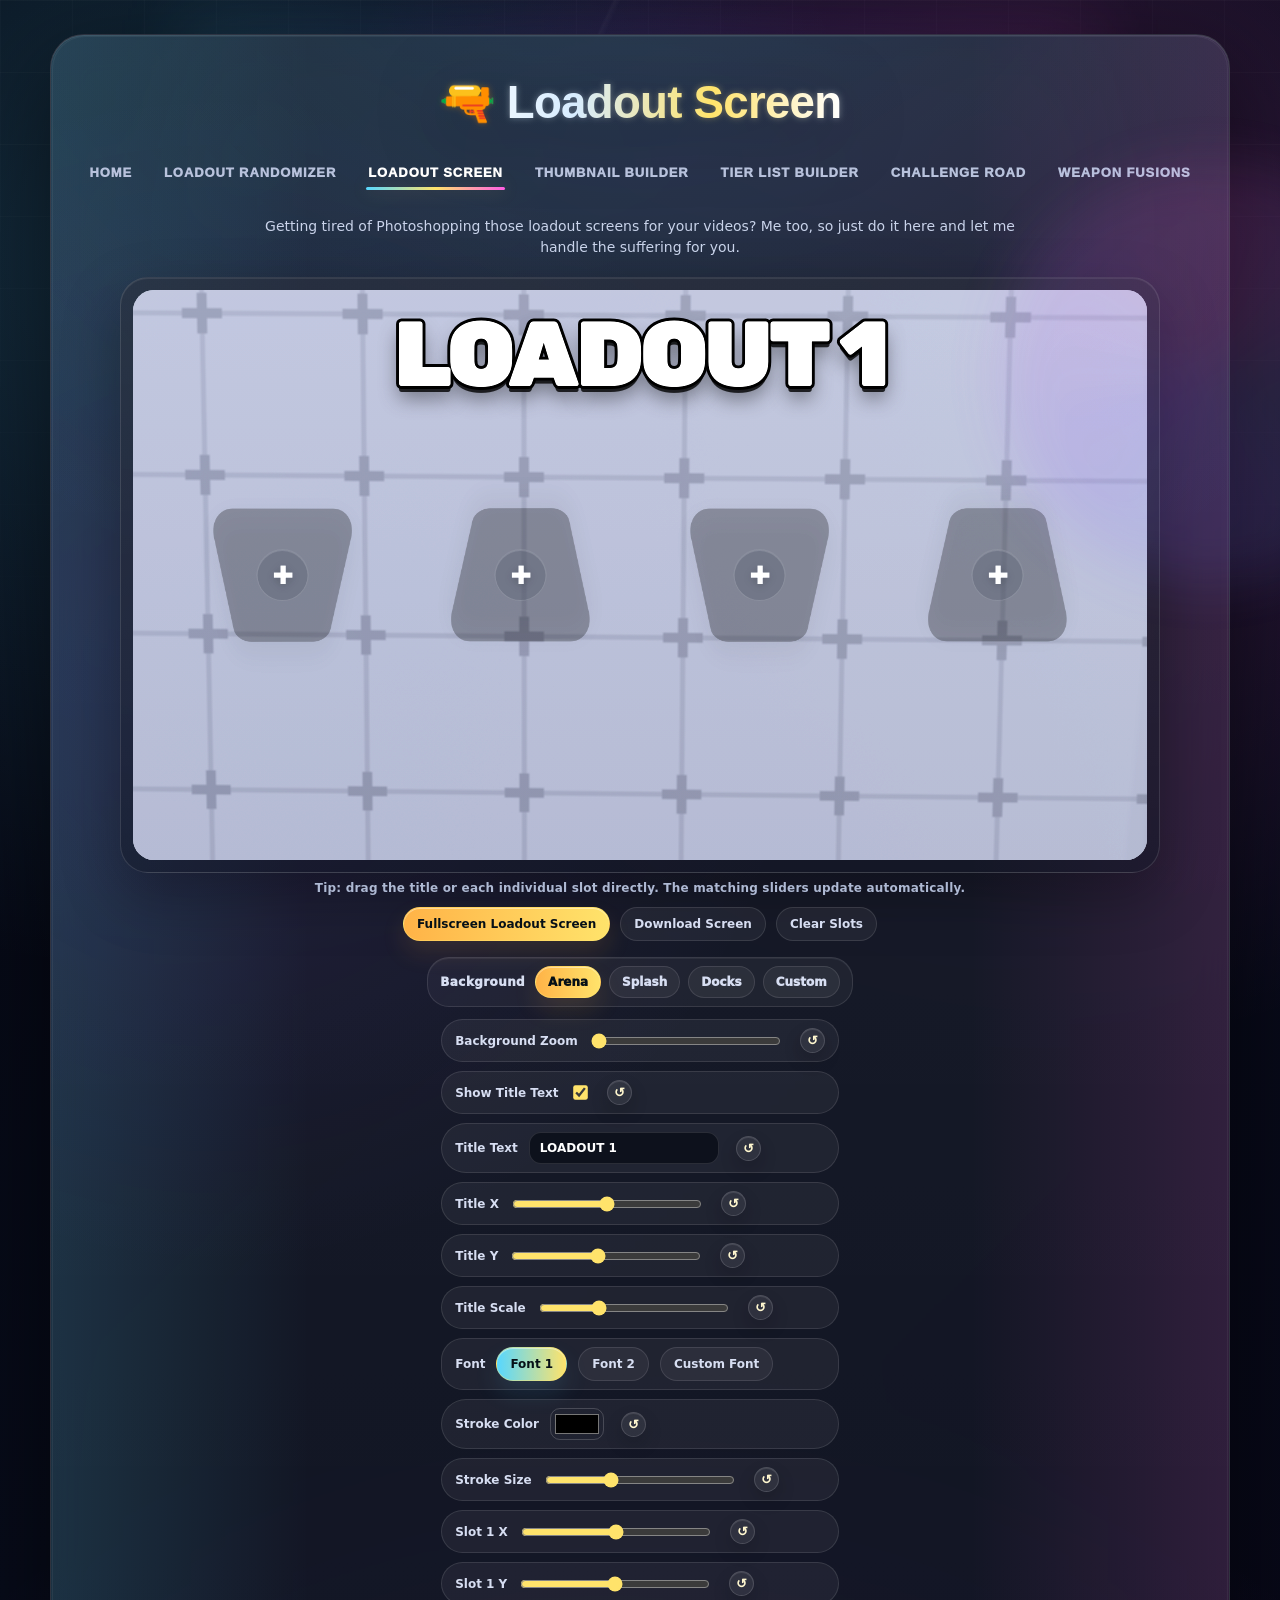
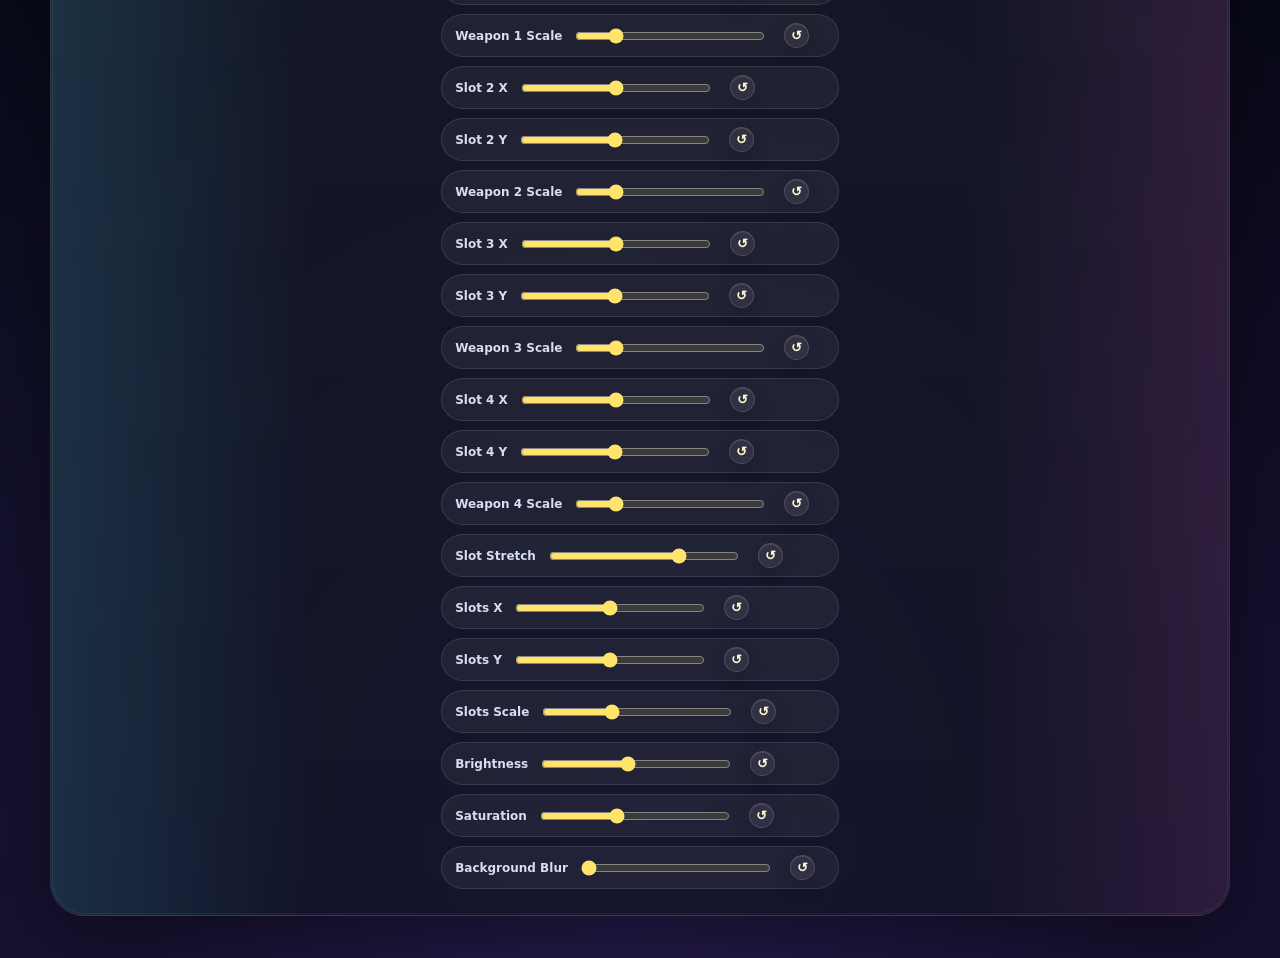
<file: loadout-screen/index.html>
<!DOCTYPE html>
<html lang="en">
<head>
<title>Loadout Screen - RivalsTools.net</title>
<meta charset="UTF-8">
<meta name="viewport" content="width=device-width, initial-scale=1.0">
<link rel="icon" href="../assets/embedded/img_0001_d6a143754ad4.svg">
<link rel="stylesheet" href="../assets/styles.css?v=90">
<script>window.__RIVALS_TOOLS_PAGE__ = "screen";</script>
<script src="../assets/app.js?v=90" defer></script>
</head>
<body>

  <main class="wrap">
    <div class="top-glow"></div>


    <section class="panel">
      <div class="header">
        <div class="header-title-image"><img decoding="async" loading="lazy" class="title-img" src="../assets/embedded/img_0004_dd1122bc9e0b.svg" alt="Loadout Randomizer" /><button class="cursor-toggle-btn" id="cursorBubbleToggle" type="button" aria-label="Toggle cursor bubble" aria-pressed="true">
            <span class="cursor-toggle-icon" aria-hidden="true"></span>
          </button></div>
        <div class="page-tabs" id="pageTabs" aria-label="Website pages">
        <button class="page-tab active" type="button" data-page="home">Home</button>
        <button class="page-tab" type="button" data-page="randomizer">Loadout Randomizer</button>
        <button class="page-tab" type="button" data-page="screen">Loadout Screen</button>
        <button class="page-tab" type="button" data-page="thumbnail">Thumbnail Builder</button>
        <button class="page-tab" type="button" data-page="tier">Tier List Builder</button>
        <button class="page-tab" type="button" data-page="challenge">Challenge Road</button>
        <button class="page-tab" type="button" data-page="fusion">Weapon Fusions</button>
      </div>
              </div>

      <section class="home-page-section" id="homePage">
        <div class="home-hero-copy">
          <p class="home-kicker">Rivals tools for creators and players</p>
          <h2>Choose your tool</h2>
        </div>

        <div class="home-tool-grid">
          <button class="home-tool-card" type="button" data-home-page="randomizer">
            <span class="home-card-image-wrap">
              <img decoding="async" loading="lazy" src="../assets/embedded/img_0005_37b9e93457d5.png" alt="Loadout Randomizer preview" draggable="false" />
            </span>
            <span class="home-card-title">Loadout Randomizer</span>
          </button>

          <button class="home-tool-card" type="button" data-home-page="thumbnail">
            <span class="home-card-image-wrap">
              <img decoding="async" loading="lazy" src="../assets/embedded/img_0006_d49d3504d529.png" alt="Thumbnail Builder preview" draggable="false" />
            </span>
            <span class="home-card-title">Thumbnail Builder</span>
          </button>

          <button class="home-tool-card" type="button" data-home-page="screen">
            <span class="home-card-image-wrap">
              <img decoding="async" loading="lazy" src="../assets/embedded/img_0007_33b5381e877e.png" alt="Loadout Screen preview" draggable="false" />
            </span>
            <span class="home-card-title">Loadout Screen</span>
          </button>

          <button class="home-tool-card" type="button" data-home-page="tier">
            <span class="home-card-image-wrap">
              <img decoding="async" loading="lazy" src="../assets/embedded/img_0008_22a62aed38f7.svg" alt="Tier List Builder preview" draggable="false" />
            </span>
            <span class="home-card-title">Tier List Builder</span>
          </button>

          <button class="home-tool-card" type="button" data-home-page="challenge">
            <span class="home-card-image-wrap">
              <img decoding="async" loading="lazy" src="../assets/embedded/img_0009_9330fd839a2f.svg" alt="Challenge Road preview" draggable="false" />
            </span>
            <span class="home-card-title">Challenge Road</span>
          </button>
        </div>
        <section class="what-is-this">
          <h3>What is this?</h3>
          <p>RivalsTools.net is an advanced, creator-focused toolkit designed to make Rivals content creation faster, easier, and more professional. Create high-quality custom thumbnails, generate random loadouts for videos, design loadout screen pop-ups, build challenge roads to make content more engaging, create polished Rivals tier lists, and more. Built with style, customization, and creators in mind, RivalsTools.net helps you effortlessly produce better content.</p>
        </section>

        <section class="home-disclaimer">
          <h3>Disclaimer</h3>
          <p>RivalsTools.net is an independent fan-made project and is not affiliated with, endorsed by, or sponsored by Nosniy Games or RIVALS. The site is built solely to help creators save time, improve their workflow, and give players a fun way to experiment with RIVALS-inspired tools.</p>
        </section>
      </section>

      <div class="loadout-grid" id="loadoutGrid">
        <article class="slot" data-slot="Primary"></article>
        <article class="slot" data-slot="Secondary"></article>
        <article class="slot" data-slot="Melee"></article>
        <article class="slot" data-slot="Utility"></article>
      </div>

      <div class="controls">
        <button class="spin-btn" id="spinBtn">Spin Loadout</button>
        <div class="mode-row">
          <button class="mode-btn" id="randomModeBtn" aria-pressed="false">Completely Random: OFF</button>
          <button class="mode-btn" id="noRepeatsBtn" aria-pressed="false">No Repeats: OFF</button>
          <button class="mode-btn" id="rngModeBtn" aria-pressed="false">RNG Spins: OFF</button>
          <button class="mode-btn" id="disableRareAnimBtn" aria-pressed="false">Disable Rare Animation: OFF</button>
          <button class="mode-btn reset-repeats-btn" id="resetRepeatsBtn" hidden>Reset Repeats</button>
        </div>
        <div class="luck-row" id="luckRow" aria-label="Luck settings">
          <button class="luck-btn active" data-luck="1"><span>✣</span>1x Luck</button>
          <button class="luck-btn" data-luck="2"><span>✣</span>2x Luck</button>
          <button class="luck-btn" data-luck="5"><span>✣</span>5x Luck</button>
          <button class="luck-btn" data-luck="8"><span>✣</span>8x Luck</button>
          <button class="luck-btn" data-luck="15"><span>✦</span>15x Luck ✦</button>
          <button class="luck-btn" data-luck="custom" id="customLuckBtn"><span>✦</span>Custom</button>
        </div>
        <div class="rarity-row" id="rarityRow" aria-label="Rarity filter">
          <button class="rarity-btn active" data-rarity="All">All Rarities</button>
          <button class="rarity-btn" data-rarity="Common">Common Only</button>
          <button class="rarity-btn" data-rarity="Rare">Rare Only</button>
          <button class="rarity-btn" data-rarity="Epic">Epic Only</button>
          <button class="rarity-btn" data-rarity="Legendary">Legendary Only</button>
        </div>
        <div class="status-pill" id="statusText">LOADOUT READY</div>
      </div>

      <p class="note">The colored bar below each weapon shows its rarity. The higher the bar goes, the better the weapon is. When you spin, the wheel immediately decides your full loadout, but it still plays the animation before revealing it. Use No Repeats to remove weapons after they land, and click “Show all weapons” to enable or disable weapons.</p>

      <div class="mini-actions">
        <button class="mini-btn" id="toggleList">Show all weapons</button>
        <button class="mini-btn" id="copyLoadout">Copy current loadout</button>
      </div>

      <div class="drawer" id="weaponDrawer">
        <div class="weapon-list" id="weaponList"></div>
      </div>


      
      <section class="weapon-fusions-page" id="weaponFusionsPage" aria-label="Weapon Fusions">
        <div class="fusion-copy">
          <h2>Weapon Fusions</h2>
          <p>Pick two Rivals weapons and fuse them into a new result. Some combinations are handcrafted, while others use weapon type and theme logic to create a fitting fusion.</p>
        </div>

        <div class="fusion-lab" id="fusionLab">
          <div class="fusion-slot fusion-input-slot" data-fusion-slot="0">
            <span class="fusion-slot-label">Weapon 1</span>
            <button class="fusion-select-slot" id="fusionSlotA" type="button" aria-label="Choose first fusion weapon">
              <span class="fusion-plus">+</span>
              <img class="fusion-weapon-img" alt="" hidden draggable="false" />
              <strong class="fusion-weapon-name">Choose Weapon</strong>
            </button>
          </div>

          <div class="fusion-bar fusion-bar-left"></div>

          <div class="fusion-result-wrap">
            <button class="fusion-result-slot" id="fusionResultSlot" type="button" aria-label="Fusion result">
              <span class="fusion-result-kicker">Fusion Result</span>
              <img class="fusion-result-img" alt="" hidden draggable="false" />
              <strong class="fusion-result-name">Select 2 weapons</strong>
              <small class="fusion-result-recipe">Waiting for ingredients...</small>
            </button>
            <button class="tier-add-btn fusion-button" id="fusionFuseBtn" type="button">Fuse Weapons</button>
            <button class="tier-add-btn secondary" id="fusionClearBtn" type="button">Clear Fusion</button>
          </div>

          <div class="fusion-bar fusion-bar-right"></div>

          <div class="fusion-slot fusion-input-slot" data-fusion-slot="1">
            <span class="fusion-slot-label">Weapon 2</span>
            <button class="fusion-select-slot" id="fusionSlotB" type="button" aria-label="Choose second fusion weapon">
              <span class="fusion-plus">+</span>
              <img class="fusion-weapon-img" alt="" hidden draggable="false" />
              <strong class="fusion-weapon-name">Choose Weapon</strong>
            </button>
          </div>
        </div>

        <div class="fusion-recipe-note" id="fusionRecipeNote">Tip: try combinations like Assault Rifle + Freeze Ray, Handgun + Spray, or Bow + Crossbow.</div>

        <div class="screen-picker-backdrop fusion-picker-backdrop" id="fusionPickerModal" aria-hidden="true">
          <div class="screen-picker-modal fusion-picker-modal" role="dialog" aria-modal="true" aria-labelledby="fusionPickerTitle">
            <div class="screen-picker-head">
              <div>
                <h2 id="fusionPickerTitle">Choose a Weapon</h2>
                <p>Pick the weapon you want to place into this fusion slot.</p>
              </div>
              <button class="screen-picker-close" id="fusionPickerClose" type="button" aria-label="Close fusion picker">×</button>
            </div>
            <div class="tier-picker-search-row">
              <input class="tier-search" id="fusionPickerSearch" type="search" placeholder="Search weapons..." />
            </div>
            <div class="fusion-picker-grid" id="fusionPickerGrid"></div>
          </div>
        </div>
      </section>

      <section class="challenge-road-page" id="challengeRoadPage" aria-label="Challenge Road Builder">
        <div class="challenge-copy">
          <h2>Challenge Road Builder</h2>
          <p>Create a custom road of Rivals challenges for videos. Add up to 10 challenge icons, drag them onto the road, hide secret challenges, and download the final PNG.</p>
        </div>

        <div class="challenge-toolbar">
          <button class="tier-add-btn" type="button" id="challengeAddBtn">＋ Add Challenge</button>
          <button class="tier-add-btn secondary" type="button" id="challengeDownloadBtn">Download Road</button>
          <button class="tier-add-btn secondary" type="button" id="challengeClearBtn">Clear Challenges</button>
        </div>

        <div class="challenge-bg-toolbar">
          <button class="tier-add-btn secondary active" type="button" data-challenge-bg="default">Default Background</button>
          <button class="tier-add-btn secondary" type="button" data-challenge-bg="transparent">Remove Background</button>
          <button class="tier-add-btn secondary" type="button" data-challenge-bg="custom">Upload Background</button>
        </div>

        <div class="challenge-stage-shell">
          <div class="challenge-stage" id="challengeStage">
            <img decoding="async" loading="lazy" class="challenge-base-img" id="challengeBaseImg" src="../assets/embedded/img_0010_ecf8cbff283c.jpg" alt="" draggable="false" />
            <div class="challenge-item-layer" id="challengeLayer"></div>
          </div>
        </div>

        <div class="challenge-control-panel" id="challengeControlPanel">
          <div class="challenge-control-empty">Add a challenge to customize its image, secrecy, size, and position.</div>
        </div>

        <input id="challengeCustomItemInput" type="file" accept="image/*" hidden />
        <input id="challengeCustomBgInput" type="file" accept="image/*" hidden />

        <div class="screen-picker-backdrop challenge-picker-backdrop" id="challengePickerModal" aria-hidden="true">
          <div class="screen-picker-modal challenge-picker-modal" role="dialog" aria-modal="true" aria-labelledby="challengePickerTitle">
            <div class="screen-picker-head">
              <div>
                <h2 id="challengePickerTitle">Choose Challenge Image</h2>
                <p>Select a weapon, map, or upload your own image. No text will be shown on the road.</p>
              </div>
              <button class="screen-picker-close" id="challengePickerClose" type="button" aria-label="Close challenge picker">×</button>
            </div>

            <div class="tier-picker-toolbar">
              <button class="tier-preset active" type="button" data-challenge-preset="weapons">Weapons</button>
              <button class="tier-preset" type="button" data-challenge-preset="maps">Maps</button>
              <button class="tier-preset" type="button" data-challenge-preset="Primary">Primaries</button>
              <button class="tier-preset" type="button" data-challenge-preset="Secondary">Secondaries</button>
              <button class="tier-preset" type="button" data-challenge-preset="Melee">Melees</button>
              <button class="tier-preset" type="button" data-challenge-preset="Utility">Utilities</button>
              <button class="tier-preset" type="button" data-challenge-custom-upload>Upload Custom</button>
            </div>

            <div class="tier-picker-search-row">
              <input class="tier-search" id="challengePickerSearch" type="search" placeholder="Search weapons or maps..." />
            </div>

            <div class="screen-picker-list challenge-picker-list" id="challengePickerList"></div>
          </div>
        </div>
      </section>

<section class="tier-list-page" id="tierListPage" aria-label="Tier List Builder">
        <div class="tier-copy">
          <h2>Tier List Builder</h2>
          <p>Build your own Rivals ranking by picking items, dragging them into tiers, and arranging everything exactly how you want.</p>
        </div>

        <div class="tier-toolbar tier-top-actions">
          <button class="tier-add-btn" type="button" id="tierAddItemsBtn">＋ Add Items</button>
          <button class="tier-add-btn secondary tier-clear-board" type="button" id="tierClearBoard">Clear Selections</button>
          <button class="tier-add-btn secondary" type="button" id="tierDownloadBtn">Download Tier List</button>
        </div>

        <div class="tier-board" id="tierBoard" aria-label="Tier list board">
          <div class="tier-row" data-tier="S"><div class="tier-label tier-s">S</div><div class="tier-dropzone" data-tier-drop="S"></div></div>
          <div class="tier-row" data-tier="A"><div class="tier-label tier-a">A</div><div class="tier-dropzone" data-tier-drop="A"></div></div>
          <div class="tier-row" data-tier="B"><div class="tier-label tier-b">B</div><div class="tier-dropzone" data-tier-drop="B"></div></div>
          <div class="tier-row" data-tier="C"><div class="tier-label tier-c">C</div><div class="tier-dropzone" data-tier-drop="C"></div></div>
          <div class="tier-row" data-tier="D"><div class="tier-label tier-d">D</div><div class="tier-dropzone" data-tier-drop="D"></div></div>
          <div class="tier-row" data-tier="F"><div class="tier-label tier-f">F</div><div class="tier-dropzone" data-tier-drop="F"></div></div>
        </div>


        <div class="tier-item-panel open" id="tierItemPanel">
          <div class="tier-item-panel-head">
            <div><strong id="tierPanelTitle">Items to Rank</strong><span>Click Add Items, choose what you want, then drag cards into the tier list.</span></div>
            <input class="tier-search" id="tierSearch" type="search" placeholder="Search added items..." />
          </div>
          <div class="tier-item-pool empty" id="tierItemPool" data-tier-pool="true">
            <div class="tier-empty-message" id="tierEmptyMessage">No items added yet. Click <strong>Add Items</strong> to choose weapons or skins.</div>
          </div>
        </div>

        <div class="tier-trash-zone" id="tierTrashZone" aria-hidden="true">
          <span class="tier-trash-icon">🗑️</span>
          <strong>Remove</strong>
        </div>

        <div class="screen-picker-backdrop tier-picker-backdrop" id="tierPickerModal" aria-hidden="true">
          <div class="screen-picker-modal tier-picker-modal" role="dialog" aria-modal="true" aria-labelledby="tierPickerTitle">
            <div class="screen-picker-head">
              <div>
                <h2 id="tierPickerTitle">Add Items</h2>
                <p>Pick multiple weapons, skins, or maps, then click Add Selected to place them below the tier list.<br><strong>Tip:</strong> Click one item, then Shift-click another to select everything between them.</p>
              </div>
              <button class="screen-picker-close" id="tierPickerClose" type="button" aria-label="Close tier picker">×</button>
            </div>

            <div class="tier-picker-toolbar">
              <button class="tier-preset active" type="button" data-tier-preset="weapons">All Weapons</button>
              <button class="tier-preset" type="button" data-tier-preset="skins">All Skins</button>
              <button class="tier-preset" type="button" data-tier-preset="maps">All Maps</button>
              <button class="tier-preset" type="button" data-tier-preset="Primary">All Primaries</button>
              <button class="tier-preset" type="button" data-tier-preset="Secondary">All Secondaries</button>
              <button class="tier-preset" type="button" data-tier-preset="Melee">All Melees</button>
              <button class="tier-preset" type="button" data-tier-preset="Utility">All Utilities</button>
            </div>

            <div class="tier-picker-search-row">
              <input class="tier-search" id="tierPickerSearch" type="search" placeholder="Search weapons or skins..." />
              <button class="tier-add-btn" type="button" id="tierAddSelectedBtn" disabled>Add Selected</button>
            </div>

            <div class="screen-picker-list tier-picker-list" id="tierPickerList"></div>
          </div>
        </div>
      </section>

      <section class="loadout-screen-page" id="loadoutScreenPage" aria-label="Loadout Screen Creator">
        <div class="screen-top-copy">
          <h2>Loadout Screen</h2>
          <p>Getting tired of Photoshopping those loadout screens for your videos? Me too, so just do it here and let me handle the suffering for you.</p>
        </div>

        <div class="screen-stage-shell">
          <div class="screen-stage" id="screenStage" data-screen-font="rubik">
            <img decoding="async" loading="lazy" class="screen-bg-image" id="screenBgImage" src="../assets/embedded/img_0011_719fed5b3c8e.png" alt="" draggable="false" />
            <div class="screen-loadout-title" id="screenLoadoutTitle">LOADOUT 1</div>
            <div class="screen-slot-row" id="screenSlotRow">
              <button class="screen-loadout-slot" type="button" data-screen-slot="0" aria-label="Choose weapon for slot 1">
                <img decoding="async" loading="lazy" class="screen-slot-bg" src="../assets/embedded/img_0012_db57fce96032.png" alt="" draggable="false" />
                <span class="screen-plus">+</span>
                <img decoding="async" loading="lazy" class="screen-selected-weapon" alt="" draggable="false" hidden />
              </button>
              <button class="screen-loadout-slot flipped" type="button" data-screen-slot="1" aria-label="Choose weapon for slot 2">
                <img decoding="async" loading="lazy" class="screen-slot-bg" src="../assets/embedded/img_0012_db57fce96032.png" alt="" draggable="false" />
                <span class="screen-plus">+</span>
                <img decoding="async" loading="lazy" class="screen-selected-weapon" alt="" draggable="false" hidden />
              </button>
              <button class="screen-loadout-slot" type="button" data-screen-slot="2" aria-label="Choose weapon for slot 3">
                <img decoding="async" loading="lazy" class="screen-slot-bg" src="../assets/embedded/img_0012_db57fce96032.png" alt="" draggable="false" />
                <span class="screen-plus">+</span>
                <img decoding="async" loading="lazy" class="screen-selected-weapon" alt="" draggable="false" hidden />
              </button>
              <button class="screen-loadout-slot flipped" type="button" data-screen-slot="3" aria-label="Choose weapon for slot 4">
                <img decoding="async" loading="lazy" class="screen-slot-bg" src="../assets/embedded/img_0012_db57fce96032.png" alt="" draggable="false" />
                <span class="screen-plus">+</span>
                <img decoding="async" loading="lazy" class="screen-selected-weapon" alt="" draggable="false" hidden />
              </button>
            </div>
          </div>
        </div>

        <div class="screen-drag-hint">Tip: drag the title or each individual slot directly. The matching sliders update automatically.</div>
        <div class="screen-action-row under-stage">
          <button class="mini-btn screen-fullscreen-btn" id="screenFullscreenBtn" type="button">Fullscreen Loadout Screen</button>
          <button class="mini-btn" id="screenDownloadBtn" type="button">Download Screen</button>
          <button class="mini-btn" id="screenClearBtn" type="button">Clear Slots</button>
        </div>

        <div class="screen-tools">
          <div class="screen-control-panel">
            <div class="background-options" id="screenBgOptions" aria-label="Background options">
              <span>Background</span>
              <button class="bg-option active" type="button" data-bg="grid">Arena</button>
              <button class="bg-option" type="button" data-bg="waterpark">Splash</button>
              <button class="bg-option" type="button" data-bg="dockyard">Docks</button>
              <button class="bg-option" type="button" data-bg="custom">Custom</button>
            </div>

            <div class="screen-slider-stack">
              <label class="zoom-control" for="screenZoom">
                <span>Background Zoom</span>
                <input id="screenZoom" type="range" min="1" max="1.65" value="1" step="0.01" />
              </label>

              <label class="zoom-control screen-check-control" for="screenShowTitle">
                <span>Show Title Text</span>
                <input id="screenShowTitle" type="checkbox" checked />
              </label>
              <label class="zoom-control" for="screenTitleText">
                <span>Title Text</span>
                <input id="screenTitleText" type="text" value="LOADOUT 1" maxlength="22" />
              </label>
              <label class="zoom-control" for="screenTitleX">
                <span>Title X</span>
                <input id="screenTitleX" type="range" min="-420" max="420" value="0" step="1" />
              </label>
              <label class="zoom-control" for="screenTitleY">
                <span>Title Y</span>
                <input id="screenTitleY" type="range" min="-180" max="220" value="0" step="1" />
              </label>
              <label class="zoom-control" for="screenTitleScale">
                <span>Title Scale</span>
                <input id="screenTitleScale" type="range" min="0.4" max="2.4" value="1" step="0.01" />
              </label>
              <div class="zoom-control screen-font-control">
                <span>Font</span>
                <button class="mini-btn screen-font-btn active" type="button" data-screen-font-choice="rubik">Font 1</button>
                <button class="mini-btn screen-font-btn" type="button" data-screen-font-choice="default">Font 2</button>
                <button class="mini-btn" id="screenUploadFontBtn" type="button">Custom Font</button>
              </div>
              <label class="zoom-control" for="screenTitleOutlineColor">
                <span>Stroke Color</span>
                <input id="screenTitleOutlineColor" type="color" value="#000000" />
              </label>
              <label class="zoom-control" for="screenTitleOutlineSize">
                <span>Stroke Size</span>
                <input id="screenTitleOutlineSize" type="range" min="0" max="18" value="6" step="0.25" />
              </label>

              <label class="zoom-control" for="screenWeaponX0">
                <span>Slot 1 X</span>
                <input class="slot-weapon-x" id="screenWeaponX0" type="range" min="-180" max="180" value="0" step="1" data-move-slot="0" data-move-prop="x" />
              </label>
              <label class="zoom-control" for="screenWeaponY0">
                <span>Slot 1 Y</span>
                <input class="slot-weapon-y" id="screenWeaponY0" type="range" min="-180" max="180" value="0" step="1" data-move-slot="0" data-move-prop="y" />
              </label>
              <label class="zoom-control" for="screenWeaponScale0">
                <span>Weapon 1 Scale</span>
                <input class="slot-weapon-scale" id="screenWeaponScale0" type="range" min="0.45" max="4.4" value="1.18" step="0.01" data-scale-slot="0" />
              </label>              <label class="zoom-control" for="screenWeaponX1">
                <span>Slot 2 X</span>
                <input class="slot-weapon-x" id="screenWeaponX1" type="range" min="-180" max="180" value="0" step="1" data-move-slot="1" data-move-prop="x" />
              </label>
              <label class="zoom-control" for="screenWeaponY1">
                <span>Slot 2 Y</span>
                <input class="slot-weapon-y" id="screenWeaponY1" type="range" min="-180" max="180" value="0" step="1" data-move-slot="1" data-move-prop="y" />
              </label>
              <label class="zoom-control" for="screenWeaponScale1">
                <span>Weapon 2 Scale</span>
                <input class="slot-weapon-scale" id="screenWeaponScale1" type="range" min="0.45" max="4.4" value="1.18" step="0.01" data-scale-slot="1" />
              </label>              <label class="zoom-control" for="screenWeaponX2">
                <span>Slot 3 X</span>
                <input class="slot-weapon-x" id="screenWeaponX2" type="range" min="-180" max="180" value="0" step="1" data-move-slot="2" data-move-prop="x" />
              </label>
              <label class="zoom-control" for="screenWeaponY2">
                <span>Slot 3 Y</span>
                <input class="slot-weapon-y" id="screenWeaponY2" type="range" min="-180" max="180" value="0" step="1" data-move-slot="2" data-move-prop="y" />
              </label>
              <label class="zoom-control" for="screenWeaponScale2">
                <span>Weapon 3 Scale</span>
                <input class="slot-weapon-scale" id="screenWeaponScale2" type="range" min="0.45" max="4.4" value="1.18" step="0.01" data-scale-slot="2" />
              </label>              <label class="zoom-control" for="screenWeaponX3">
                <span>Slot 4 X</span>
                <input class="slot-weapon-x" id="screenWeaponX3" type="range" min="-180" max="180" value="0" step="1" data-move-slot="3" data-move-prop="x" />
              </label>
              <label class="zoom-control" for="screenWeaponY3">
                <span>Slot 4 Y</span>
                <input class="slot-weapon-y" id="screenWeaponY3" type="range" min="-180" max="180" value="0" step="1" data-move-slot="3" data-move-prop="y" />
              </label>
              <label class="zoom-control" for="screenWeaponScale3">
                <span>Weapon 4 Scale</span>
                <input class="slot-weapon-scale" id="screenWeaponScale3" type="range" min="0.45" max="4.4" value="1.18" step="0.01" data-scale-slot="3" />
              </label>
              <label class="zoom-control" for="screenSlotStretch">
                <span>Slot Stretch</span>
                <input id="screenSlotStretch" type="range" min="0" max="100" value="70" step="1" />
              </label>
              <label class="zoom-control" for="screenSlotsX">
                <span>Slots X</span>
                <input id="screenSlotsX" type="range" min="-420" max="420" value="0" step="1" />
              </label>
              <label class="zoom-control" for="screenSlotsY">
                <span>Slots Y</span>
                <input id="screenSlotsY" type="range" min="-260" max="260" value="0" step="1" />
              </label>
              <label class="zoom-control" for="screenSlotsScale">
                <span>Slots Scale</span>
                <input id="screenSlotsScale" type="range" min="0.45" max="2" value="1" step="0.01" />
              </label>
              <label class="zoom-control" for="screenBrightness">
                <span>Brightness</span>
                <input id="screenBrightness" type="range" min="0.7" max="1.8" value="1.2" step="0.01" />
              </label>
              <label class="zoom-control" for="screenSaturation">
                <span>Saturation</span>
                <input id="screenSaturation" type="range" min="0.4" max="2.4" value="1.2" step="0.01" />
              </label>
              <label class="zoom-control" for="screenBlur">
                <span>Background Blur</span>
                <input id="screenBlur" type="range" min="0" max="8" value="0" step="0.1" />
              </label>
            </div>
            </div>
          </div>
        </div>
      </section>
    
      <section class="thumbnail-builder-page" id="thumbnailBuilderPage" aria-label="Thumbnail Builder">
        <div class="thumb-builder-copy">
          <h2>Thumbnail Builder</h2>
          <p>Pick a thumbnail style, customize the text and weapon layout, and build screenshots that look ready for a Rivals video without having to fight Photoshop.</p>
        </div>

        <div class="thumb-template-tabs">
          <button class="thumb-template-tab active" id="thumbTemplate1Btn" type="button" data-thumb-template="1">Thumbnail 1</button>
          <button class="thumb-template-tab" id="thumbTemplate2Btn" type="button" data-thumb-template="2">Thumbnail 2</button>
        </div>

        <div class="thumb-stage-shell">
          <div class="thumb-stage" id="thumbStage">
            <div class="thumb-canvas" id="thumbCanvas" data-thumb-font="default">
              <div class="thumb-side thumb-left" data-thumb-side="left">
                <img decoding="async" loading="lazy" class="thumb-bg-img" data-thumb-bg="left" alt="" draggable="false" />
                <div class="thumb-side-overlay"></div>
                <div class="thumb-top-title" data-thumb-title="left" data-thumb-position="top">ARENA</div>
                <div class="thumb-item-grid">
              <button class="thumb-item-slot" type="button" data-thumb-slot="0" data-thumb-color="grey" data-thumb-glow="off" aria-label="Choose thumbnail weapon 1">
                <span class="thumb-plus">+</span>
                <img decoding="async" loading="lazy" class="thumb-weapon-img" alt="" draggable="false" hidden />
                <span class="thumb-weapon-label"></span>
              </button>
              <button class="thumb-item-slot" type="button" data-thumb-slot="1" data-thumb-color="grey" data-thumb-glow="off" aria-label="Choose thumbnail weapon 2">
                <span class="thumb-plus">+</span>
                <img decoding="async" loading="lazy" class="thumb-weapon-img" alt="" draggable="false" hidden />
                <span class="thumb-weapon-label"></span>
              </button>
              <button class="thumb-item-slot" type="button" data-thumb-slot="2" data-thumb-color="grey" data-thumb-glow="off" aria-label="Choose thumbnail weapon 3">
                <span class="thumb-plus">+</span>
                <img decoding="async" loading="lazy" class="thumb-weapon-img" alt="" draggable="false" hidden />
                <span class="thumb-weapon-label"></span>
              </button>
              <button class="thumb-item-slot" type="button" data-thumb-slot="3" data-thumb-color="grey" data-thumb-glow="off" aria-label="Choose thumbnail weapon 4">
                <span class="thumb-plus">+</span>
                <img decoding="async" loading="lazy" class="thumb-weapon-img" alt="" draggable="false" hidden />
                <span class="thumb-weapon-label"></span>
              </button>
                </div>
              </div>
              <div class="thumb-side thumb-right" data-thumb-side="right">
                <img decoding="async" loading="lazy" class="thumb-bg-img" data-thumb-bg="right" alt="" draggable="false" />
                <div class="thumb-side-overlay warm"></div>
                <div class="thumb-top-title" data-thumb-title="right" data-thumb-position="top">SPLASH</div>
                <div class="thumb-item-grid">
              <button class="thumb-item-slot" type="button" data-thumb-slot="4" data-thumb-color="yellow" data-thumb-glow="off" aria-label="Choose thumbnail weapon 5">
                <span class="thumb-plus">+</span>
                <img decoding="async" loading="lazy" class="thumb-weapon-img" alt="" draggable="false" hidden />
                <span class="thumb-weapon-label"></span>
              </button>
              <button class="thumb-item-slot" type="button" data-thumb-slot="5" data-thumb-color="yellow" data-thumb-glow="off" aria-label="Choose thumbnail weapon 6">
                <span class="thumb-plus">+</span>
                <img decoding="async" loading="lazy" class="thumb-weapon-img" alt="" draggable="false" hidden />
                <span class="thumb-weapon-label"></span>
              </button>
              <button class="thumb-item-slot" type="button" data-thumb-slot="6" data-thumb-color="yellow" data-thumb-glow="off" aria-label="Choose thumbnail weapon 7">
                <span class="thumb-plus">+</span>
                <img decoding="async" loading="lazy" class="thumb-weapon-img" alt="" draggable="false" hidden />
                <span class="thumb-weapon-label"></span>
              </button>
              <button class="thumb-item-slot" type="button" data-thumb-slot="7" data-thumb-color="yellow" data-thumb-glow="off" aria-label="Choose thumbnail weapon 8">
                <span class="thumb-plus">+</span>
                <img decoding="async" loading="lazy" class="thumb-weapon-img" alt="" draggable="false" hidden />
                <span class="thumb-weapon-label"></span>
              </button>
                </div>
              </div>
              <div class="thumb-center-split"></div>
            </div>
          </div>
        </div>

        <div class="thumb-drag-hint">Tip: drag weapon boxes, weapon text, or top text directly on the thumbnail. The matching sliders update automatically.</div>
        <div class="thumb-action-row under-stage">
          <button class="mini-btn screen-fullscreen-btn" id="thumbFullscreenBtn" type="button">Fullscreen Thumbnail</button>
          <button class="mini-btn" id="thumbDownloadBtn" type="button">Download Thumbnail</button>
          <button class="mini-btn" id="thumbClearBtn" type="button">Clear Weapons</button>
        </div>

        <div class="thumb-controls">
          <div class="thumb-control-card">
            <h3>Global</h3>
            <label class="thumb-check"><input id="thumbShowTopText" type="checkbox" checked /> Show top text</label>
            <label class="thumb-check"><input id="thumbShowNames" type="checkbox" checked /> Show weapon names</label>
            <label class="thumb-mini-control">
              <span>Saturation</span>
              <input id="thumbSaturation" type="range" min="0.4" max="2.4" value="1.3" step="0.01" />
            </label>
            <div class="thumb-mini-control">
              <span>Fonts</span>
              <div class="thumb-font-buttons">
                <button class="mini-btn thumb-font-btn active" id="thumbFont1Btn" type="button" data-thumb-font-choice="rubik">Font 1</button>
                <button class="mini-btn thumb-font-btn" id="thumbFont2Btn" type="button" data-thumb-font-choice="default">Font 2</button>
              </div>
            </div>
            <button class="mini-btn thumb-upload-font-btn" id="thumbUploadFontBtn" type="button">Upload Custom Font</button>
            <label class="thumb-mini-control">
              <span>Top Text Outline Color</span>
              <input id="thumbTopOutlineColor" type="color" value="#000000" />
            </label>
            <label class="thumb-mini-control">
              <span>Top Text Outline Size</span>
              <input id="thumbTopOutlineSize" type="range" min="0" max="16" value="6" step="0.25" />
            </label>
            <label class="thumb-mini-control">
              <span>Weapon Text Outline Color</span>
              <input id="thumbNameOutlineColor" type="color" value="#000000" />
            </label>
            <label class="thumb-mini-control">
              <span>Weapon Text Outline Size</span>
              <input id="thumbNameOutlineSize" type="range" min="0" max="10" value="4" step="0.25" />
            </label>
          </div>


          <div class="thumb-control-card">
            <h3>Left Top Text</h3>
            <label class="thumb-mini-control">
              <span>Text</span>
              <input class="thumb-top-input" data-thumb-top-side="left" data-thumb-top-prop="text" type="text" value="ARENA" maxlength="18" />
            </label>
            <label class="thumb-mini-control">
              <span>Position</span>
              <select class="thumb-top-select" data-thumb-top-side="left" data-thumb-top-prop="position">
                <option value="top">Top</option>
                <option value="bottom">Bottom</option>
              </select>
            </label>
            <label class="thumb-mini-control">
              <span>X Offset</span>
              <input class="thumb-top-control" data-thumb-top-side="left" data-thumb-top-prop="x" type="range" min="-260" max="260" value="0" step="1" />
            </label>
            <label class="thumb-mini-control">
              <span>Y Offset</span>
              <input class="thumb-top-control" data-thumb-top-side="left" data-thumb-top-prop="y" type="range" min="-140" max="140" value="0" step="1" />
            </label>
            <label class="thumb-mini-control">
              <span>Text Scale</span>
              <input class="thumb-top-control" data-thumb-top-side="left" data-thumb-top-prop="scale" type="range" min="0.45" max="2.2" value="1" step="0.01" />
            </label>
          </div>

          <div class="thumb-control-card">
            <h3>Right Top Text</h3>
            <label class="thumb-mini-control">
              <span>Text</span>
              <input class="thumb-top-input" data-thumb-top-side="right" data-thumb-top-prop="text" type="text" value="SPLASH" maxlength="18" />
            </label>
            <label class="thumb-mini-control">
              <span>Position</span>
              <select class="thumb-top-select" data-thumb-top-side="right" data-thumb-top-prop="position">
                <option value="top">Top</option>
                <option value="bottom">Bottom</option>
              </select>
            </label>
            <label class="thumb-mini-control">
              <span>X Offset</span>
              <input class="thumb-top-control" data-thumb-top-side="right" data-thumb-top-prop="x" type="range" min="-260" max="260" value="0" step="1" />
            </label>
            <label class="thumb-mini-control">
              <span>Y Offset</span>
              <input class="thumb-top-control" data-thumb-top-side="right" data-thumb-top-prop="y" type="range" min="-140" max="140" value="0" step="1" />
            </label>
            <label class="thumb-mini-control">
              <span>Text Scale</span>
              <input class="thumb-top-control" data-thumb-top-side="right" data-thumb-top-prop="scale" type="range" min="0.45" max="2.2" value="1" step="0.01" />
            </label>
          </div>

          <div class="thumb-control-card">
            <h3>Left Background</h3>
            <div class="thumb-bg-buttons" data-thumb-bg-buttons="left">
              <button type="button" class="thumb-bg-btn active" data-thumb-bg-key="arena">Arena</button>
              <button type="button" class="thumb-bg-btn" data-thumb-bg-key="splash">Splash</button>
              <button type="button" class="thumb-bg-btn" data-thumb-bg-key="docks">Docks</button>
              <button type="button" class="thumb-bg-btn" data-thumb-bg-key="custom">Custom</button>
            </div>
            <label class="thumb-mini-control">
              <span>Left Background Zoom</span>
              <input class="thumb-side-range" type="range" min="1" max="1.8" value="1" step="0.01" data-thumb-side-range="left" data-thumb-prop="zoom" />
            </label>
            <label class="thumb-mini-control">
              <span>Left Brightness</span>
              <input class="thumb-side-range" type="range" min="0.55" max="1.65" value="1.3" step="0.01" data-thumb-side-range="left" data-thumb-prop="brightness" />
            </label>
            <label class="thumb-mini-control">
              <span>Left Background Blur</span>
              <input class="thumb-side-range" type="range" min="0" max="10" value="0" step="0.1" data-thumb-side-range="left" data-thumb-prop="blur" />
            </label>
          </div>

          <div class="thumb-control-card">
            <h3>Right Background</h3>
            <div class="thumb-bg-buttons" data-thumb-bg-buttons="right">
              <button type="button" class="thumb-bg-btn" data-thumb-bg-key="arena">Arena</button>
              <button type="button" class="thumb-bg-btn active" data-thumb-bg-key="splash">Splash</button>
              <button type="button" class="thumb-bg-btn" data-thumb-bg-key="docks">Docks</button>
              <button type="button" class="thumb-bg-btn" data-thumb-bg-key="custom">Custom</button>
            </div>
            <label class="thumb-mini-control">
              <span>Right Background Zoom</span>
              <input class="thumb-side-range" type="range" min="1" max="1.8" value="1" step="0.01" data-thumb-side-range="right" data-thumb-prop="zoom" />
            </label>
            <label class="thumb-mini-control">
              <span>Right Brightness</span>
              <input class="thumb-side-range" type="range" min="0.55" max="1.65" value="1.3" step="0.01" data-thumb-side-range="right" data-thumb-prop="brightness" />
            </label>
            <label class="thumb-mini-control">
              <span>Right Background Blur</span>
              <input class="thumb-side-range" type="range" min="0" max="10" value="0" step="0.1" data-thumb-side-range="right" data-thumb-prop="blur" />
            </label>
          </div>

          <div class="thumb-control-card wide">
            <h3>Weapon Layout</h3>
            <div class="thumb-slot-grid">

              <div class="thumb-slot-control">
                <h4 data-thumb-slot-title="0">Weapon 1</h4>
                <label class="thumb-mini-control">
                  <span>Image X</span>
                  <input class="thumb-image-control" type="range" min="-120" max="120" value="0" step="1" data-thumb-image-slot="0" data-thumb-image-prop="x" />
                </label>
                <label class="thumb-mini-control">
                  <span>Image Y</span>
                  <input class="thumb-image-control" type="range" min="-120" max="120" value="0" step="1" data-thumb-image-slot="0" data-thumb-image-prop="y" />
                </label>
                <label class="thumb-mini-control">
                  <span>Image Z (Scale)</span>
                  <input class="thumb-weapon-scale" type="range" min="0.35" max="4.4" value="1" step="0.01" data-thumb-scale="0" />
                </label>
                <label class="thumb-mini-control">
                  <span>Text X</span>
                  <input class="thumb-text-control" type="range" min="-120" max="120" value="0" step="1" data-thumb-text-slot="0" data-thumb-text-prop="x" />
                </label>
                <label class="thumb-mini-control">
                  <span>Text Y</span>
                  <input class="thumb-text-control" type="range" min="-90" max="90" value="0" step="1" data-thumb-text-slot="0" data-thumb-text-prop="y" />
                </label>
                <label class="thumb-mini-control">
                  <span>Text Scale</span>
                  <input class="thumb-text-control" type="range" min="0.5" max="2.5" value="1" step="0.01" data-thumb-text-slot="0" data-thumb-text-prop="scale" />
                </label>
              </div>
              <div class="thumb-slot-control">
                <h4 data-thumb-slot-title="1">Weapon 2</h4>
                <label class="thumb-mini-control">
                  <span>Image X</span>
                  <input class="thumb-image-control" type="range" min="-120" max="120" value="0" step="1" data-thumb-image-slot="1" data-thumb-image-prop="x" />
                </label>
                <label class="thumb-mini-control">
                  <span>Image Y</span>
                  <input class="thumb-image-control" type="range" min="-120" max="120" value="0" step="1" data-thumb-image-slot="1" data-thumb-image-prop="y" />
                </label>
                <label class="thumb-mini-control">
                  <span>Image Z (Scale)</span>
                  <input class="thumb-weapon-scale" type="range" min="0.35" max="4.4" value="1" step="0.01" data-thumb-scale="1" />
                </label>
                <label class="thumb-mini-control">
                  <span>Text X</span>
                  <input class="thumb-text-control" type="range" min="-120" max="120" value="0" step="1" data-thumb-text-slot="1" data-thumb-text-prop="x" />
                </label>
                <label class="thumb-mini-control">
                  <span>Text Y</span>
                  <input class="thumb-text-control" type="range" min="-90" max="90" value="0" step="1" data-thumb-text-slot="1" data-thumb-text-prop="y" />
                </label>
                <label class="thumb-mini-control">
                  <span>Text Scale</span>
                  <input class="thumb-text-control" type="range" min="0.5" max="2.5" value="1" step="0.01" data-thumb-text-slot="1" data-thumb-text-prop="scale" />
                </label>
              </div>
              <div class="thumb-slot-control">
                <h4 data-thumb-slot-title="2">Weapon 3</h4>
                <label class="thumb-mini-control">
                  <span>Image X</span>
                  <input class="thumb-image-control" type="range" min="-120" max="120" value="0" step="1" data-thumb-image-slot="2" data-thumb-image-prop="x" />
                </label>
                <label class="thumb-mini-control">
                  <span>Image Y</span>
                  <input class="thumb-image-control" type="range" min="-120" max="120" value="0" step="1" data-thumb-image-slot="2" data-thumb-image-prop="y" />
                </label>
                <label class="thumb-mini-control">
                  <span>Image Z (Scale)</span>
                  <input class="thumb-weapon-scale" type="range" min="0.35" max="4.4" value="1" step="0.01" data-thumb-scale="2" />
                </label>
                <label class="thumb-mini-control">
                  <span>Text X</span>
                  <input class="thumb-text-control" type="range" min="-120" max="120" value="0" step="1" data-thumb-text-slot="2" data-thumb-text-prop="x" />
                </label>
                <label class="thumb-mini-control">
                  <span>Text Y</span>
                  <input class="thumb-text-control" type="range" min="-90" max="90" value="0" step="1" data-thumb-text-slot="2" data-thumb-text-prop="y" />
                </label>
                <label class="thumb-mini-control">
                  <span>Text Scale</span>
                  <input class="thumb-text-control" type="range" min="0.5" max="2.5" value="1" step="0.01" data-thumb-text-slot="2" data-thumb-text-prop="scale" />
                </label>
              </div>
              <div class="thumb-slot-control">
                <h4 data-thumb-slot-title="3">Weapon 4</h4>
                <label class="thumb-mini-control">
                  <span>Image X</span>
                  <input class="thumb-image-control" type="range" min="-120" max="120" value="0" step="1" data-thumb-image-slot="3" data-thumb-image-prop="x" />
                </label>
                <label class="thumb-mini-control">
                  <span>Image Y</span>
                  <input class="thumb-image-control" type="range" min="-120" max="120" value="0" step="1" data-thumb-image-slot="3" data-thumb-image-prop="y" />
                </label>
                <label class="thumb-mini-control">
                  <span>Image Z (Scale)</span>
                  <input class="thumb-weapon-scale" type="range" min="0.35" max="4.4" value="1" step="0.01" data-thumb-scale="3" />
                </label>
                <label class="thumb-mini-control">
                  <span>Text X</span>
                  <input class="thumb-text-control" type="range" min="-120" max="120" value="0" step="1" data-thumb-text-slot="3" data-thumb-text-prop="x" />
                </label>
                <label class="thumb-mini-control">
                  <span>Text Y</span>
                  <input class="thumb-text-control" type="range" min="-90" max="90" value="0" step="1" data-thumb-text-slot="3" data-thumb-text-prop="y" />
                </label>
                <label class="thumb-mini-control">
                  <span>Text Scale</span>
                  <input class="thumb-text-control" type="range" min="0.5" max="2.5" value="1" step="0.01" data-thumb-text-slot="3" data-thumb-text-prop="scale" />
                </label>
              </div>
              <div class="thumb-slot-control">
                <h4 data-thumb-slot-title="4">Weapon 5</h4>
                <label class="thumb-mini-control">
                  <span>Image X</span>
                  <input class="thumb-image-control" type="range" min="-120" max="120" value="0" step="1" data-thumb-image-slot="4" data-thumb-image-prop="x" />
                </label>
                <label class="thumb-mini-control">
                  <span>Image Y</span>
                  <input class="thumb-image-control" type="range" min="-120" max="120" value="0" step="1" data-thumb-image-slot="4" data-thumb-image-prop="y" />
                </label>
                <label class="thumb-mini-control">
                  <span>Image Z (Scale)</span>
                  <input class="thumb-weapon-scale" type="range" min="0.35" max="4.4" value="1" step="0.01" data-thumb-scale="4" />
                </label>
                <label class="thumb-mini-control">
                  <span>Text X</span>
                  <input class="thumb-text-control" type="range" min="-120" max="120" value="0" step="1" data-thumb-text-slot="4" data-thumb-text-prop="x" />
                </label>
                <label class="thumb-mini-control">
                  <span>Text Y</span>
                  <input class="thumb-text-control" type="range" min="-90" max="90" value="0" step="1" data-thumb-text-slot="4" data-thumb-text-prop="y" />
                </label>
                <label class="thumb-mini-control">
                  <span>Text Scale</span>
                  <input class="thumb-text-control" type="range" min="0.5" max="2.5" value="1" step="0.01" data-thumb-text-slot="4" data-thumb-text-prop="scale" />
                </label>
              </div>
              <div class="thumb-slot-control">
                <h4 data-thumb-slot-title="5">Weapon 6</h4>
                <label class="thumb-mini-control">
                  <span>Image X</span>
                  <input class="thumb-image-control" type="range" min="-120" max="120" value="0" step="1" data-thumb-image-slot="5" data-thumb-image-prop="x" />
                </label>
                <label class="thumb-mini-control">
                  <span>Image Y</span>
                  <input class="thumb-image-control" type="range" min="-120" max="120" value="0" step="1" data-thumb-image-slot="5" data-thumb-image-prop="y" />
                </label>
                <label class="thumb-mini-control">
                  <span>Image Z (Scale)</span>
                  <input class="thumb-weapon-scale" type="range" min="0.35" max="4.4" value="1" step="0.01" data-thumb-scale="5" />
                </label>
                <label class="thumb-mini-control">
                  <span>Text X</span>
                  <input class="thumb-text-control" type="range" min="-120" max="120" value="0" step="1" data-thumb-text-slot="5" data-thumb-text-prop="x" />
                </label>
                <label class="thumb-mini-control">
                  <span>Text Y</span>
                  <input class="thumb-text-control" type="range" min="-90" max="90" value="0" step="1" data-thumb-text-slot="5" data-thumb-text-prop="y" />
                </label>
                <label class="thumb-mini-control">
                  <span>Text Scale</span>
                  <input class="thumb-text-control" type="range" min="0.5" max="2.5" value="1" step="0.01" data-thumb-text-slot="5" data-thumb-text-prop="scale" />
                </label>
              </div>
              <div class="thumb-slot-control">
                <h4 data-thumb-slot-title="6">Weapon 7</h4>
                <label class="thumb-mini-control">
                  <span>Image X</span>
                  <input class="thumb-image-control" type="range" min="-120" max="120" value="0" step="1" data-thumb-image-slot="6" data-thumb-image-prop="x" />
                </label>
                <label class="thumb-mini-control">
                  <span>Image Y</span>
                  <input class="thumb-image-control" type="range" min="-120" max="120" value="0" step="1" data-thumb-image-slot="6" data-thumb-image-prop="y" />
                </label>
                <label class="thumb-mini-control">
                  <span>Image Z (Scale)</span>
                  <input class="thumb-weapon-scale" type="range" min="0.35" max="4.4" value="1" step="0.01" data-thumb-scale="6" />
                </label>
                <label class="thumb-mini-control">
                  <span>Text X</span>
                  <input class="thumb-text-control" type="range" min="-120" max="120" value="0" step="1" data-thumb-text-slot="6" data-thumb-text-prop="x" />
                </label>
                <label class="thumb-mini-control">
                  <span>Text Y</span>
                  <input class="thumb-text-control" type="range" min="-90" max="90" value="0" step="1" data-thumb-text-slot="6" data-thumb-text-prop="y" />
                </label>
                <label class="thumb-mini-control">
                  <span>Text Scale</span>
                  <input class="thumb-text-control" type="range" min="0.5" max="2.5" value="1" step="0.01" data-thumb-text-slot="6" data-thumb-text-prop="scale" />
                </label>
              </div>
              <div class="thumb-slot-control">
                <h4 data-thumb-slot-title="7">Weapon 8</h4>
                <label class="thumb-mini-control">
                  <span>Image X</span>
                  <input class="thumb-image-control" type="range" min="-120" max="120" value="0" step="1" data-thumb-image-slot="7" data-thumb-image-prop="x" />
                </label>
                <label class="thumb-mini-control">
                  <span>Image Y</span>
                  <input class="thumb-image-control" type="range" min="-120" max="120" value="0" step="1" data-thumb-image-slot="7" data-thumb-image-prop="y" />
                </label>
                <label class="thumb-mini-control">
                  <span>Image Z (Scale)</span>
                  <input class="thumb-weapon-scale" type="range" min="0.35" max="4.4" value="1" step="0.01" data-thumb-scale="7" />
                </label>
                <label class="thumb-mini-control">
                  <span>Text X</span>
                  <input class="thumb-text-control" type="range" min="-120" max="120" value="0" step="1" data-thumb-text-slot="7" data-thumb-text-prop="x" />
                </label>
                <label class="thumb-mini-control">
                  <span>Text Y</span>
                  <input class="thumb-text-control" type="range" min="-90" max="90" value="0" step="1" data-thumb-text-slot="7" data-thumb-text-prop="y" />
                </label>
                <label class="thumb-mini-control">
                  <span>Text Scale</span>
                  <input class="thumb-text-control" type="range" min="0.5" max="2.5" value="1" step="0.01" data-thumb-text-slot="7" data-thumb-text-prop="scale" />
                </label>
              </div>
            </div>
          </div>

          <div class="thumb-control-card wide">
            <h3>Box Appearance</h3>
            <div class="thumb-slot-grid compact-grid">

              <div class="thumb-slot-control compact">
                <h4>Box 1</h4>
                <label class="thumb-mini-control">
                  <span>Color</span>
                  <select class="thumb-box-color" data-thumb-color-select="0">
                    <option value="grey">Grey</option>
                    <option value="green">Green</option>
                    <option value="blue">Blue</option>
                    <option value="pink">Pink</option>
                    <option value="red">Red</option>
                    <option value="yellow">Yellow</option>
                    <option value="purple">Purple</option>
                  </select>
                </label>
                <label class="thumb-check thumb-inline-check"><input class="thumb-box-glow" type="checkbox" data-thumb-glow-select="0" /> Enable Glow</label>
                <label class="thumb-check thumb-inline-check"><input class="thumb-box-dark-top" type="checkbox" data-thumb-dark-top-select="0" /> Black Gradient Top</label>
                <label class="thumb-mini-control">
                  <span>Box Opacity</span>
                  <input class="thumb-box-opacity" type="range" min="0.15" max="1" value="0.75" step="0.01" data-thumb-opacity-select="0" />
                </label>
                <label class="thumb-mini-control">
                  <span>Box Roundness</span>
                  <input class="thumb-box-radius" type="range" min="0" max="36" value="14" step="1" data-thumb-radius-select="0" />
                </label>
              </div>
              <div class="thumb-slot-control compact">
                <h4>Box 2</h4>
                <label class="thumb-mini-control">
                  <span>Color</span>
                  <select class="thumb-box-color" data-thumb-color-select="1">
                    <option value="grey">Grey</option>
                    <option value="green">Green</option>
                    <option value="blue">Blue</option>
                    <option value="pink">Pink</option>
                    <option value="red">Red</option>
                    <option value="yellow">Yellow</option>
                    <option value="purple">Purple</option>
                  </select>
                </label>
                <label class="thumb-check thumb-inline-check"><input class="thumb-box-glow" type="checkbox" data-thumb-glow-select="1" /> Enable Glow</label>
                <label class="thumb-check thumb-inline-check"><input class="thumb-box-dark-top" type="checkbox" data-thumb-dark-top-select="1" /> Black Gradient Top</label>
                <label class="thumb-mini-control">
                  <span>Box Opacity</span>
                  <input class="thumb-box-opacity" type="range" min="0.15" max="1" value="0.75" step="0.01" data-thumb-opacity-select="1" />
                </label>
                <label class="thumb-mini-control">
                  <span>Box Roundness</span>
                  <input class="thumb-box-radius" type="range" min="0" max="36" value="14" step="1" data-thumb-radius-select="1" />
                </label>
              </div>
              <div class="thumb-slot-control compact">
                <h4>Box 3</h4>
                <label class="thumb-mini-control">
                  <span>Color</span>
                  <select class="thumb-box-color" data-thumb-color-select="2">
                    <option value="grey">Grey</option>
                    <option value="green">Green</option>
                    <option value="blue">Blue</option>
                    <option value="pink">Pink</option>
                    <option value="red">Red</option>
                    <option value="yellow">Yellow</option>
                    <option value="purple">Purple</option>
                  </select>
                </label>
                <label class="thumb-check thumb-inline-check"><input class="thumb-box-glow" type="checkbox" data-thumb-glow-select="2" /> Enable Glow</label>
                <label class="thumb-check thumb-inline-check"><input class="thumb-box-dark-top" type="checkbox" data-thumb-dark-top-select="2" /> Black Gradient Top</label>
                <label class="thumb-mini-control">
                  <span>Box Opacity</span>
                  <input class="thumb-box-opacity" type="range" min="0.15" max="1" value="0.75" step="0.01" data-thumb-opacity-select="2" />
                </label>
                <label class="thumb-mini-control">
                  <span>Box Roundness</span>
                  <input class="thumb-box-radius" type="range" min="0" max="36" value="14" step="1" data-thumb-radius-select="2" />
                </label>
              </div>
              <div class="thumb-slot-control compact">
                <h4>Box 4</h4>
                <label class="thumb-mini-control">
                  <span>Color</span>
                  <select class="thumb-box-color" data-thumb-color-select="3">
                    <option value="grey">Grey</option>
                    <option value="green">Green</option>
                    <option value="blue">Blue</option>
                    <option value="pink">Pink</option>
                    <option value="red">Red</option>
                    <option value="yellow">Yellow</option>
                    <option value="purple">Purple</option>
                  </select>
                </label>
                <label class="thumb-check thumb-inline-check"><input class="thumb-box-glow" type="checkbox" data-thumb-glow-select="3" /> Enable Glow</label>
                <label class="thumb-check thumb-inline-check"><input class="thumb-box-dark-top" type="checkbox" data-thumb-dark-top-select="3" /> Black Gradient Top</label>
                <label class="thumb-mini-control">
                  <span>Box Opacity</span>
                  <input class="thumb-box-opacity" type="range" min="0.15" max="1" value="0.75" step="0.01" data-thumb-opacity-select="3" />
                </label>
                <label class="thumb-mini-control">
                  <span>Box Roundness</span>
                  <input class="thumb-box-radius" type="range" min="0" max="36" value="14" step="1" data-thumb-radius-select="3" />
                </label>
              </div>
              <div class="thumb-slot-control compact">
                <h4>Box 5</h4>
                <label class="thumb-mini-control">
                  <span>Color</span>
                  <select class="thumb-box-color" data-thumb-color-select="4">
                    <option value="grey">Grey</option>
                    <option value="green">Green</option>
                    <option value="blue">Blue</option>
                    <option value="pink">Pink</option>
                    <option value="red">Red</option>
                    <option value="yellow">Yellow</option>
                    <option value="purple">Purple</option>
                  </select>
                </label>
                <label class="thumb-check thumb-inline-check"><input class="thumb-box-glow" type="checkbox" data-thumb-glow-select="4" /> Enable Glow</label>
                <label class="thumb-check thumb-inline-check"><input class="thumb-box-dark-top" type="checkbox" data-thumb-dark-top-select="4" /> Black Gradient Top</label>
                <label class="thumb-mini-control">
                  <span>Box Opacity</span>
                  <input class="thumb-box-opacity" type="range" min="0.15" max="1" value="0.75" step="0.01" data-thumb-opacity-select="4" />
                </label>
                <label class="thumb-mini-control">
                  <span>Box Roundness</span>
                  <input class="thumb-box-radius" type="range" min="0" max="36" value="14" step="1" data-thumb-radius-select="4" />
                </label>
              </div>
              <div class="thumb-slot-control compact">
                <h4>Box 6</h4>
                <label class="thumb-mini-control">
                  <span>Color</span>
                  <select class="thumb-box-color" data-thumb-color-select="5">
                    <option value="grey">Grey</option>
                    <option value="green">Green</option>
                    <option value="blue">Blue</option>
                    <option value="pink">Pink</option>
                    <option value="red">Red</option>
                    <option value="yellow">Yellow</option>
                    <option value="purple">Purple</option>
                  </select>
                </label>
                <label class="thumb-check thumb-inline-check"><input class="thumb-box-glow" type="checkbox" data-thumb-glow-select="5" /> Enable Glow</label>
                <label class="thumb-check thumb-inline-check"><input class="thumb-box-dark-top" type="checkbox" data-thumb-dark-top-select="5" /> Black Gradient Top</label>
                <label class="thumb-mini-control">
                  <span>Box Opacity</span>
                  <input class="thumb-box-opacity" type="range" min="0.15" max="1" value="0.75" step="0.01" data-thumb-opacity-select="5" />
                </label>
                <label class="thumb-mini-control">
                  <span>Box Roundness</span>
                  <input class="thumb-box-radius" type="range" min="0" max="36" value="14" step="1" data-thumb-radius-select="5" />
                </label>
              </div>
              <div class="thumb-slot-control compact">
                <h4>Box 7</h4>
                <label class="thumb-mini-control">
                  <span>Color</span>
                  <select class="thumb-box-color" data-thumb-color-select="6">
                    <option value="grey">Grey</option>
                    <option value="green">Green</option>
                    <option value="blue">Blue</option>
                    <option value="pink">Pink</option>
                    <option value="red">Red</option>
                    <option value="yellow">Yellow</option>
                    <option value="purple">Purple</option>
                  </select>
                </label>
                <label class="thumb-check thumb-inline-check"><input class="thumb-box-glow" type="checkbox" data-thumb-glow-select="6" /> Enable Glow</label>
                <label class="thumb-check thumb-inline-check"><input class="thumb-box-dark-top" type="checkbox" data-thumb-dark-top-select="6" /> Black Gradient Top</label>
                <label class="thumb-mini-control">
                  <span>Box Opacity</span>
                  <input class="thumb-box-opacity" type="range" min="0.15" max="1" value="0.75" step="0.01" data-thumb-opacity-select="6" />
                </label>
                <label class="thumb-mini-control">
                  <span>Box Roundness</span>
                  <input class="thumb-box-radius" type="range" min="0" max="36" value="14" step="1" data-thumb-radius-select="6" />
                </label>
              </div>
              <div class="thumb-slot-control compact">
                <h4>Box 8</h4>
                <label class="thumb-mini-control">
                  <span>Color</span>
                  <select class="thumb-box-color" data-thumb-color-select="7">
                    <option value="grey">Grey</option>
                    <option value="green">Green</option>
                    <option value="blue">Blue</option>
                    <option value="pink">Pink</option>
                    <option value="red">Red</option>
                    <option value="yellow">Yellow</option>
                    <option value="purple">Purple</option>
                  </select>
                </label>
                <label class="thumb-check thumb-inline-check"><input class="thumb-box-glow" type="checkbox" data-thumb-glow-select="7" /> Enable Glow</label>
                <label class="thumb-check thumb-inline-check"><input class="thumb-box-dark-top" type="checkbox" data-thumb-dark-top-select="7" /> Black Gradient Top</label>
                <label class="thumb-mini-control">
                  <span>Box Opacity</span>
                  <input class="thumb-box-opacity" type="range" min="0.15" max="1" value="0.75" step="0.01" data-thumb-opacity-select="7" />
                </label>
                <label class="thumb-mini-control">
                  <span>Box Roundness</span>
                  <input class="thumb-box-radius" type="range" min="0" max="36" value="14" step="1" data-thumb-radius-select="7" />
                </label>
              </div>
            </div>
          </div>
        </div>
      </section>
    </section>
  </main>

  <div class="screen-picker-backdrop" id="screenWeaponPicker" aria-hidden="true">
    <div class="screen-picker-modal" role="dialog" aria-modal="true" aria-labelledby="screenPickerTitle">
      <div class="screen-picker-head">
        <div>
          <h2 id="screenPickerTitle">Choose a Weapon</h2>
          <p>Pick any Rivals weapon to place it into this slot.</p>
        </div>
        <button class="screen-picker-close" id="screenPickerClose" type="button" aria-label="Close weapon picker">×</button>
      </div>
      <div class="screen-picker-list" id="screenPickerList"></div>
    </div>
  </div>

  <input id="screenCustomWeaponImage" type="file" accept="image/*" hidden />
  <input id="screenCustomBgImage" type="file" accept="image/*" hidden />
  <input id="screenCustomFontInput" type="file" accept=".ttf,.otf,.woff,.woff2,font/*" hidden />

  


        <div class="thumb2-template">
          <div class="thumb-stage-shell thumb2-stage-shell">
            <div class="thumb2-stage" id="thumb2Stage">
              <div class="thumb2-canvas" id="thumb2Canvas" data-thumb2-font="rubik">
                <img decoding="async" loading="lazy" class="thumb2-bg-img" id="thumb2BgImg" alt="" draggable="false" />
                <div class="thumb2-overlay"></div>
                <div class="thumb2-title" id="thumb2Title">ALL FREE</div>
                <div class="thumb2-arrow" id="thumb2Arrow" aria-hidden="true"></div>
                <div class="thumb2-slot-row" id="thumb2SlotRow">
                  <button class="thumb2-slot thumb2-slot-a" type="button" data-thumb2-slot="0" aria-label="Choose thumbnail 2 weapon 1">
                    <img decoding="async" loading="lazy" class="thumb2-slot-bg" alt="" draggable="false" />
                    <span class="thumb2-slot-badge">1</span>
                    <span class="thumb2-plus">+</span>
                    <img decoding="async" loading="lazy" class="thumb2-weapon-img" alt="" draggable="false" hidden />
                    <span class="thumb2-weapon-label"></span>
                  </button>
                  <button class="thumb2-slot thumb2-slot-b" type="button" data-thumb2-slot="1" aria-label="Choose thumbnail 2 weapon 2">
                    <img decoding="async" loading="lazy" class="thumb2-slot-bg" alt="" draggable="false" />
                    <span class="thumb2-slot-badge">2</span>
                    <span class="thumb2-plus">+</span>
                    <img decoding="async" loading="lazy" class="thumb2-weapon-img" alt="" draggable="false" hidden />
                    <span class="thumb2-weapon-label"></span>
                  </button>
                  <button class="thumb2-slot thumb2-slot-c" type="button" data-thumb2-slot="2" aria-label="Choose thumbnail 2 weapon 3">
                    <img decoding="async" loading="lazy" class="thumb2-slot-bg" alt="" draggable="false" />
                    <span class="thumb2-slot-badge">3</span>
                    <span class="thumb2-plus">+</span>
                    <img decoding="async" loading="lazy" class="thumb2-weapon-img" alt="" draggable="false" hidden />
                    <span class="thumb2-weapon-label"></span>
                  </button>
                  <button class="thumb2-slot thumb2-slot-d" type="button" data-thumb2-slot="3" aria-label="Choose thumbnail 2 weapon 4">
                    <img decoding="async" loading="lazy" class="thumb2-slot-bg" alt="" draggable="false" />
                    <span class="thumb2-slot-badge">4</span>
                    <span class="thumb2-plus">+</span>
                    <img decoding="async" loading="lazy" class="thumb2-weapon-img" alt="" draggable="false" hidden />
                    <span class="thumb2-weapon-label"></span>
                  </button>
                </div>
              </div>
            </div>
          </div>

          <div class="thumb2-action-row under-stage">
            <button class="mini-btn screen-fullscreen-btn" id="thumb2FullscreenBtn" type="button">Fullscreen Thumbnail</button>
            <button class="mini-btn" id="thumb2DownloadBtn" type="button">Download Thumbnail</button>
            <button class="mini-btn" id="thumb2ClearBtn" type="button">Clear Weapons</button>
          </div>

          <div class="thumb2-controls thumb-controls">
            <div class="thumb-control-card">
              <h3>Global</h3>
              <label class="thumb-check"><input id="thumb2ShowText" type="checkbox" checked /> Show top text</label>
              <label class="thumb-check"><input id="thumb2ShowWeaponText" type="checkbox" checked /> Show weapon text</label>
              <label class="thumb-check"><input id="thumb2ShowKeybinds" type="checkbox" checked /> Show keybind numbers</label>
              <label class="thumb-mini-control">
                <span>Bigger Slot</span>
                <select id="thumb2FeaturedSlot">
                  <option value="none">None</option>
                  <option value="0">Slot 1</option>
                  <option value="1">Slot 2</option>
                  <option value="2" selected>Slot 3</option>
                  <option value="3">Slot 4</option>
                </select>
              </label>
              <label class="thumb-mini-control">
                <span>Top Text</span>
                <input id="thumb2Text" type="text" value="ALL FREE" maxlength="22" />
              </label>
              <label class="thumb-mini-control">
                <span>Saturation</span>
                <input id="thumb2Saturation" type="range" min="0.4" max="2.4" value="1.3" step="0.01" />
              </label>
              <div class="thumb-mini-control">
                <span>Fonts</span>
                <div class="thumb-font-buttons">
                  <button class="mini-btn thumb2-font-btn active" type="button" data-thumb2-font-choice="rubik">Font 1</button>
                  <button class="mini-btn thumb2-font-btn" type="button" data-thumb2-font-choice="default">Font 2</button>
                </div>
              </div>
              <button class="mini-btn thumb-upload-font-btn" id="thumb2UploadFontBtn" type="button">Upload Custom Font</button>
              <label class="thumb-mini-control">
                <span>Top Text Outline Color</span>
                <input id="thumb2OutlineColor" type="color" value="#000000" />
              </label>
              <label class="thumb-mini-control">
                <span>Top Text Outline Size</span>
                <input id="thumb2OutlineSize" type="range" min="0" max="16" value="6" step="0.25" />
              </label>
            </div>

            <div class="thumb-control-card">
              <h3>Text + Arrow</h3>
              <label class="thumb-mini-control">
                <span>Text X</span>
                <input id="thumb2TextX" type="range" min="-360" max="360" value="-135" step="1" />
              </label>
              <label class="thumb-mini-control">
                <span>Text Y</span>
                <input id="thumb2TextY" type="range" min="-220" max="180" value="-55" step="1" />
              </label>
              <label class="thumb-mini-control">
                <span>Text Scale</span>
                <input id="thumb2TextScale" type="range" min="0.45" max="2.4" value="1" step="0.01" />
              </label>
              <label class="thumb-check"><input id="thumb2ShowArrow" type="checkbox" checked /> Show arrow</label>
              <label class="thumb-mini-control">
                <span>Arrow X</span>
                <input id="thumb2ArrowX" type="range" min="-260" max="260" value="0" step="1" />
              </label>
              <label class="thumb-mini-control">
                <span>Arrow Y</span>
                <input id="thumb2ArrowY" type="range" min="-220" max="220" value="0" step="1" />
              </label>
              <label class="thumb-mini-control">
                <span>Arrow Scale</span>
                <input id="thumb2ArrowScale" type="range" min="0.3" max="2.5" value="1" step="0.01" />
              </label>
              <p class="screen-note">You can now enable or disable the arrow, move it around, and scale it however you want.</p>
            </div>

            <div class="thumb-control-card">
              <h3>Background</h3>
              <div class="thumb-bg-buttons" id="thumb2BgButtons">
                <button type="button" class="thumb-bg-btn active" data-thumb2-bg="arena">Arena</button>
                <button type="button" class="thumb-bg-btn" data-thumb2-bg="splash">Splash</button>
                <button type="button" class="thumb-bg-btn" data-thumb2-bg="docks">Docks</button>
                <button type="button" class="thumb-bg-btn" data-thumb2-bg="custom">Custom</button>
              </div>
              <label class="thumb-mini-control">
                <span>Background Zoom</span>
                <input id="thumb2BgZoom" type="range" min="0.7" max="2.6" value="1" step="0.01" />
              </label>
              <label class="thumb-mini-control">
                <span>Brightness</span>
                <input id="thumb2Brightness" type="range" min="0.55" max="1.65" value="1.3" step="0.01" />
              </label>
              <label class="thumb-mini-control">
                <span>Background Blur</span>
                <input id="thumb2Blur" type="range" min="0" max="10" value="0" step="0.1" />
              </label>
            </div>

            <div class="thumb-control-card wide">
              <h3>Weapon Layout</h3>
              <div class="thumb-slot-grid">
                <div class="thumb-slot-control compact">
                  <h4 data-thumb2-slot-title="0">Weapon 1</h4>
                  <label class="thumb-mini-control"><span>Image X</span><input class="thumb2-image-control" type="range" min="-200" max="200" value="0" step="1" data-thumb2-slot="0" data-thumb2-prop="x" /></label>
                  <label class="thumb-mini-control"><span>Image Y</span><input class="thumb2-image-control" type="range" min="-180" max="180" value="0" step="1" data-thumb2-slot="0" data-thumb2-prop="y" /></label>
                  <label class="thumb-mini-control"><span>Image Scale</span><input class="thumb2-scale-control" type="range" min="0.35" max="4.8" value="1" step="0.01" data-thumb2-slot="0" /></label>
                  <label class="thumb-mini-control"><span>Text X</span><input class="thumb2-label-control" type="range" min="-120" max="120" value="0" step="1" data-thumb2-slot="0" data-thumb2-label="x" /></label>
                  <label class="thumb-mini-control"><span>Text Y</span><input class="thumb2-label-control" type="range" min="-90" max="90" value="0" step="1" data-thumb2-slot="0" data-thumb2-label="y" /></label>
                  <label class="thumb-mini-control"><span>Text Scale</span><input class="thumb2-label-control" type="range" min="0.5" max="2.5" value="1" step="0.01" data-thumb2-slot="0" data-thumb2-label="scale" /></label>
                </div>
                <div class="thumb-slot-control compact">
                  <h4 data-thumb2-slot-title="1">Weapon 2</h4>
                  <label class="thumb-mini-control"><span>Image X</span><input class="thumb2-image-control" type="range" min="-200" max="200" value="0" step="1" data-thumb2-slot="1" data-thumb2-prop="x" /></label>
                  <label class="thumb-mini-control"><span>Image Y</span><input class="thumb2-image-control" type="range" min="-180" max="180" value="0" step="1" data-thumb2-slot="1" data-thumb2-prop="y" /></label>
                  <label class="thumb-mini-control"><span>Image Scale</span><input class="thumb2-scale-control" type="range" min="0.35" max="4.8" value="1" step="0.01" data-thumb2-slot="1" /></label>
                  <label class="thumb-mini-control"><span>Text X</span><input class="thumb2-label-control" type="range" min="-120" max="120" value="0" step="1" data-thumb2-slot="1" data-thumb2-label="x" /></label>
                  <label class="thumb-mini-control"><span>Text Y</span><input class="thumb2-label-control" type="range" min="-90" max="90" value="0" step="1" data-thumb2-slot="1" data-thumb2-label="y" /></label>
                  <label class="thumb-mini-control"><span>Text Scale</span><input class="thumb2-label-control" type="range" min="0.5" max="2.5" value="1" step="0.01" data-thumb2-slot="1" data-thumb2-label="scale" /></label>
                </div>
                <div class="thumb-slot-control compact">
                  <h4 data-thumb2-slot-title="2">Weapon 3</h4>
                  <label class="thumb-mini-control"><span>Image X</span><input class="thumb2-image-control" type="range" min="-200" max="200" value="0" step="1" data-thumb2-slot="2" data-thumb2-prop="x" /></label>
                  <label class="thumb-mini-control"><span>Image Y</span><input class="thumb2-image-control" type="range" min="-180" max="180" value="0" step="1" data-thumb2-slot="2" data-thumb2-prop="y" /></label>
                  <label class="thumb-mini-control"><span>Image Scale</span><input class="thumb2-scale-control" type="range" min="0.35" max="4.8" value="1" step="0.01" data-thumb2-slot="2" /></label>
                  <label class="thumb-mini-control"><span>Text X</span><input class="thumb2-label-control" type="range" min="-120" max="120" value="0" step="1" data-thumb2-slot="2" data-thumb2-label="x" /></label>
                  <label class="thumb-mini-control"><span>Text Y</span><input class="thumb2-label-control" type="range" min="-90" max="90" value="0" step="1" data-thumb2-slot="2" data-thumb2-label="y" /></label>
                  <label class="thumb-mini-control"><span>Text Scale</span><input class="thumb2-label-control" type="range" min="0.5" max="2.5" value="1" step="0.01" data-thumb2-slot="2" data-thumb2-label="scale" /></label>
                </div>
                <div class="thumb-slot-control compact">
                  <h4 data-thumb2-slot-title="3">Weapon 4</h4>
                  <label class="thumb-mini-control"><span>Image X</span><input class="thumb2-image-control" type="range" min="-200" max="200" value="0" step="1" data-thumb2-slot="3" data-thumb2-prop="x" /></label>
                  <label class="thumb-mini-control"><span>Image Y</span><input class="thumb2-image-control" type="range" min="-180" max="180" value="0" step="1" data-thumb2-slot="3" data-thumb2-prop="y" /></label>
                  <label class="thumb-mini-control"><span>Image Scale</span><input class="thumb2-scale-control" type="range" min="0.35" max="4.8" value="1" step="0.01" data-thumb2-slot="3" /></label>
                  <label class="thumb-mini-control"><span>Text X</span><input class="thumb2-label-control" type="range" min="-120" max="120" value="0" step="1" data-thumb2-slot="3" data-thumb2-label="x" /></label>
                  <label class="thumb-mini-control"><span>Text Y</span><input class="thumb2-label-control" type="range" min="-90" max="90" value="0" step="1" data-thumb2-slot="3" data-thumb2-label="y" /></label>
                  <label class="thumb-mini-control"><span>Text Scale</span><input class="thumb2-label-control" type="range" min="0.5" max="2.5" value="1" step="0.01" data-thumb2-slot="3" data-thumb2-label="scale" /></label>
                </div>
              </div>
            </div>
          </div>
        </div>

        <input id="thumb2CustomWeaponInput" type="file" accept="image/*" hidden />
        <input id="thumb2CustomBgInput" type="file" accept="image/*" hidden />
        <input id="thumb2CustomFontInput" type="file" accept=".ttf,.otf,.woff,.woff2,font/*" hidden />

        <div class="screen-picker-backdrop thumb-picker-backdrop" id="thumb2WeaponPicker" aria-hidden="true">
          <div class="screen-picker-modal" role="dialog" aria-modal="true" aria-labelledby="thumb2PickerTitle">
            <div class="screen-picker-head">
              <div>
                <h2 id="thumb2PickerTitle">Choose a Weapon</h2>
                <p>Pick a Rivals weapon, choose a skin if you want, or upload your own image.</p>
              </div>
              <button class="screen-picker-close" id="thumb2PickerClose" type="button" aria-label="Close thumbnail 2 weapon picker">×</button>
            </div>
            <div class="screen-picker-list" id="thumb2PickerList"></div>
          </div>
        </div>

  <div class="screen-picker-backdrop thumb-picker-backdrop" id="thumbWeaponPicker" aria-hidden="true">
    <div class="screen-picker-modal" role="dialog" aria-modal="true" aria-labelledby="thumbPickerTitle">
      <div class="screen-picker-head">
        <div>
          <h2 id="thumbPickerTitle">Choose a Weapon</h2>
          <p>Pick a Rivals weapon to place into this thumbnail box.</p>
        </div>
        <button class="screen-picker-close" id="thumbPickerClose" type="button" aria-label="Close thumbnail weapon picker">×</button>
      </div>
      <div class="screen-picker-list" id="thumbPickerList"></div>
    </div>
  </div>

  <input id="thumbCustomBgInput" type="file" accept="image/*" hidden />
  <input id="thumbCustomWeaponInput" type="file" accept="image/*" hidden />
  <input id="thumbCustomFontInput" type="file" accept=".ttf,.otf,.woff,.woff2,font/*" hidden />

  <div class="modal-backdrop" id="customLuckModal" aria-hidden="true">
    <div class="custom-modal" role="dialog" aria-modal="true" aria-labelledby="customLuckTitle">
      <h2 id="customLuckTitle">Custom Luck</h2>
      <p>Enter any luck amount from 1 to 1000. Higher luck makes stronger weapons more likely.</p>
      <input class="custom-luck-input" id="customLuckInput" type="number" min="1" max="1000" value="25" inputmode="numeric" />
      <div class="modal-actions">
        <button class="modal-btn primary" id="applyCustomLuck">Apply Luck</button>
        <button class="modal-btn" id="cancelCustomLuck">Cancel</button>
      </div>
    </div>
  </div>


  <script src="../assets/app.js?v=90" defer></script>


</body>
</html>
</file>
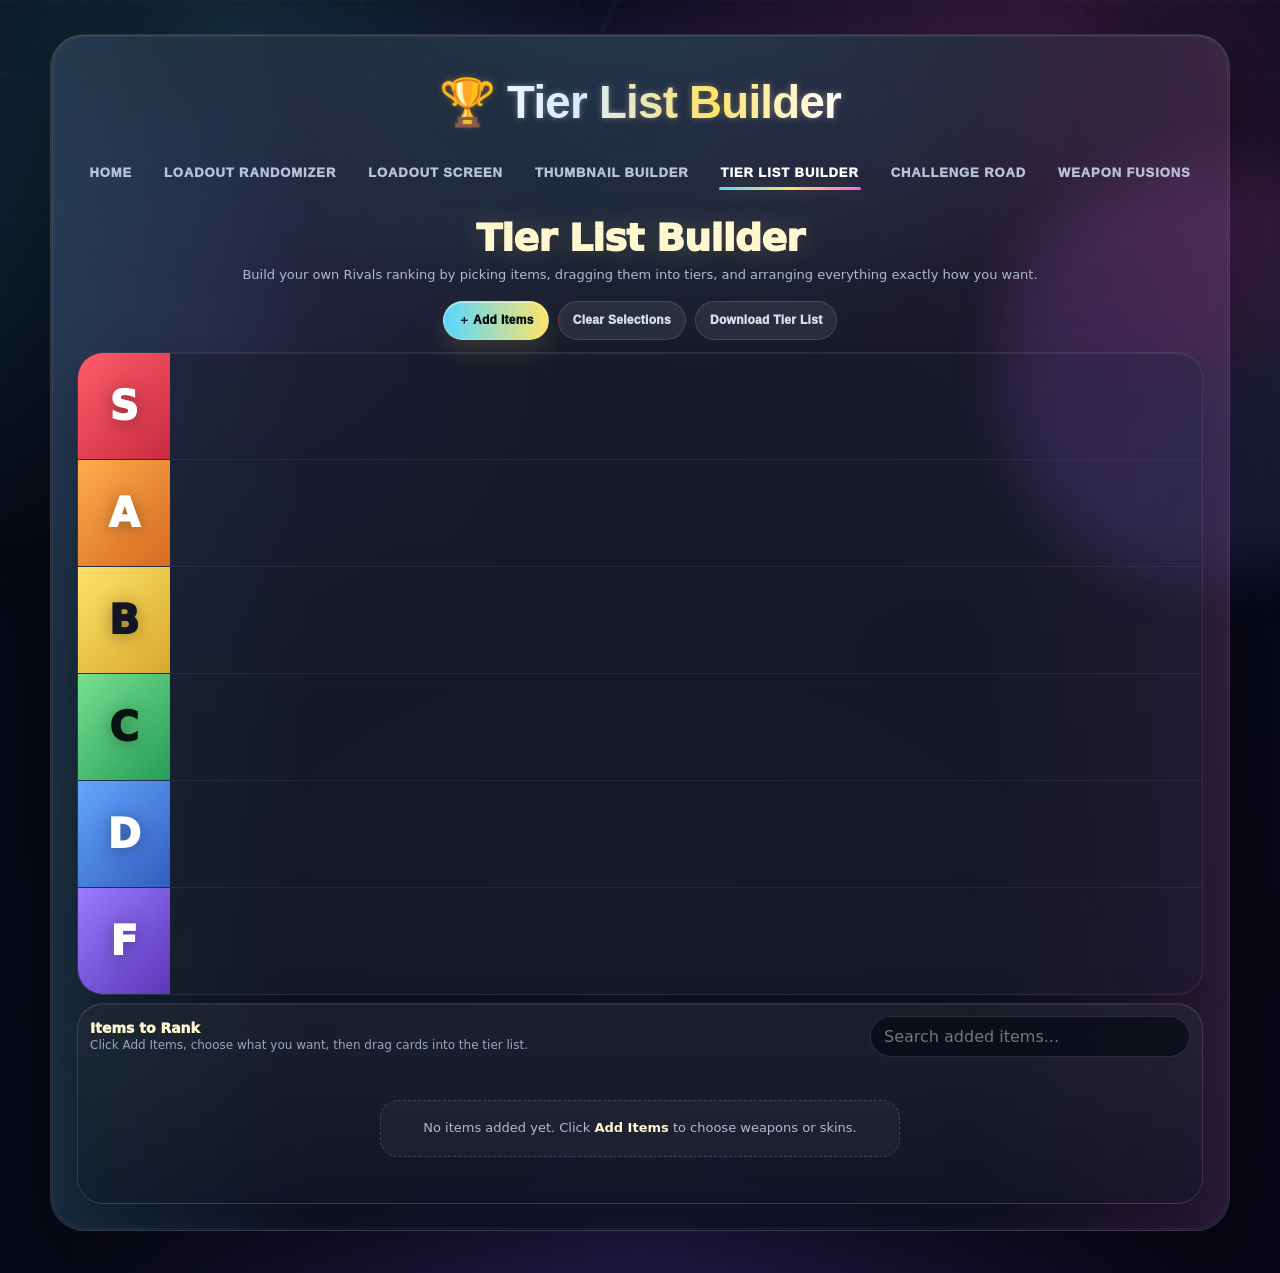
<file: tier-list-builder/index.html>
<!DOCTYPE html>
<html lang="en">
<head>
<title>Tier List Builder - RivalsTools.net</title>
<meta charset="UTF-8">
<meta name="viewport" content="width=device-width, initial-scale=1.0">
<link rel="icon" href="../assets/embedded/img_0001_d6a143754ad4.svg">
<link rel="stylesheet" href="../assets/styles.css?v=90">
<script>window.__RIVALS_TOOLS_PAGE__ = "tier";</script>
<script src="../assets/app.js?v=90" defer></script>
</head>
<body>

  <main class="wrap">
    <div class="top-glow"></div>


    <section class="panel">
      <div class="header">
        <div class="header-title-image"><img decoding="async" loading="lazy" class="title-img" src="../assets/embedded/img_0004_dd1122bc9e0b.svg" alt="Loadout Randomizer" /><button class="cursor-toggle-btn" id="cursorBubbleToggle" type="button" aria-label="Toggle cursor bubble" aria-pressed="true">
            <span class="cursor-toggle-icon" aria-hidden="true"></span>
          </button></div>
        <div class="page-tabs" id="pageTabs" aria-label="Website pages">
        <button class="page-tab active" type="button" data-page="home">Home</button>
        <button class="page-tab" type="button" data-page="randomizer">Loadout Randomizer</button>
        <button class="page-tab" type="button" data-page="screen">Loadout Screen</button>
        <button class="page-tab" type="button" data-page="thumbnail">Thumbnail Builder</button>
        <button class="page-tab" type="button" data-page="tier">Tier List Builder</button>
        <button class="page-tab" type="button" data-page="challenge">Challenge Road</button>
        <button class="page-tab" type="button" data-page="fusion">Weapon Fusions</button>
      </div>
              </div>

      <section class="home-page-section" id="homePage">
        <div class="home-hero-copy">
          <p class="home-kicker">Rivals tools for creators and players</p>
          <h2>Choose your tool</h2>
        </div>

        <div class="home-tool-grid">
          <button class="home-tool-card" type="button" data-home-page="randomizer">
            <span class="home-card-image-wrap">
              <img decoding="async" loading="lazy" src="../assets/embedded/img_0005_37b9e93457d5.png" alt="Loadout Randomizer preview" draggable="false" />
            </span>
            <span class="home-card-title">Loadout Randomizer</span>
          </button>

          <button class="home-tool-card" type="button" data-home-page="thumbnail">
            <span class="home-card-image-wrap">
              <img decoding="async" loading="lazy" src="../assets/embedded/img_0006_d49d3504d529.png" alt="Thumbnail Builder preview" draggable="false" />
            </span>
            <span class="home-card-title">Thumbnail Builder</span>
          </button>

          <button class="home-tool-card" type="button" data-home-page="screen">
            <span class="home-card-image-wrap">
              <img decoding="async" loading="lazy" src="../assets/embedded/img_0007_33b5381e877e.png" alt="Loadout Screen preview" draggable="false" />
            </span>
            <span class="home-card-title">Loadout Screen</span>
          </button>

          <button class="home-tool-card" type="button" data-home-page="tier">
            <span class="home-card-image-wrap">
              <img decoding="async" loading="lazy" src="../assets/embedded/img_0008_22a62aed38f7.svg" alt="Tier List Builder preview" draggable="false" />
            </span>
            <span class="home-card-title">Tier List Builder</span>
          </button>

          <button class="home-tool-card" type="button" data-home-page="challenge">
            <span class="home-card-image-wrap">
              <img decoding="async" loading="lazy" src="../assets/embedded/img_0009_9330fd839a2f.svg" alt="Challenge Road preview" draggable="false" />
            </span>
            <span class="home-card-title">Challenge Road</span>
          </button>
        </div>
        <section class="what-is-this">
          <h3>What is this?</h3>
          <p>RivalsTools.net is an advanced, creator-focused toolkit designed to make Rivals content creation faster, easier, and more professional. Create high-quality custom thumbnails, generate random loadouts for videos, design loadout screen pop-ups, build challenge roads to make content more engaging, create polished Rivals tier lists, and more. Built with style, customization, and creators in mind, RivalsTools.net helps you effortlessly produce better content.</p>
        </section>

        <section class="home-disclaimer">
          <h3>Disclaimer</h3>
          <p>RivalsTools.net is an independent fan-made project and is not affiliated with, endorsed by, or sponsored by Nosniy Games or RIVALS. The site is built solely to help creators save time, improve their workflow, and give players a fun way to experiment with RIVALS-inspired tools.</p>
        </section>
      </section>

      <div class="loadout-grid" id="loadoutGrid">
        <article class="slot" data-slot="Primary"></article>
        <article class="slot" data-slot="Secondary"></article>
        <article class="slot" data-slot="Melee"></article>
        <article class="slot" data-slot="Utility"></article>
      </div>

      <div class="controls">
        <button class="spin-btn" id="spinBtn">Spin Loadout</button>
        <div class="mode-row">
          <button class="mode-btn" id="randomModeBtn" aria-pressed="false">Completely Random: OFF</button>
          <button class="mode-btn" id="noRepeatsBtn" aria-pressed="false">No Repeats: OFF</button>
          <button class="mode-btn" id="rngModeBtn" aria-pressed="false">RNG Spins: OFF</button>
          <button class="mode-btn" id="disableRareAnimBtn" aria-pressed="false">Disable Rare Animation: OFF</button>
          <button class="mode-btn reset-repeats-btn" id="resetRepeatsBtn" hidden>Reset Repeats</button>
        </div>
        <div class="luck-row" id="luckRow" aria-label="Luck settings">
          <button class="luck-btn active" data-luck="1"><span>✣</span>1x Luck</button>
          <button class="luck-btn" data-luck="2"><span>✣</span>2x Luck</button>
          <button class="luck-btn" data-luck="5"><span>✣</span>5x Luck</button>
          <button class="luck-btn" data-luck="8"><span>✣</span>8x Luck</button>
          <button class="luck-btn" data-luck="15"><span>✦</span>15x Luck ✦</button>
          <button class="luck-btn" data-luck="custom" id="customLuckBtn"><span>✦</span>Custom</button>
        </div>
        <div class="rarity-row" id="rarityRow" aria-label="Rarity filter">
          <button class="rarity-btn active" data-rarity="All">All Rarities</button>
          <button class="rarity-btn" data-rarity="Common">Common Only</button>
          <button class="rarity-btn" data-rarity="Rare">Rare Only</button>
          <button class="rarity-btn" data-rarity="Epic">Epic Only</button>
          <button class="rarity-btn" data-rarity="Legendary">Legendary Only</button>
        </div>
        <div class="status-pill" id="statusText">LOADOUT READY</div>
      </div>

      <p class="note">The colored bar below each weapon shows its rarity. The higher the bar goes, the better the weapon is. When you spin, the wheel immediately decides your full loadout, but it still plays the animation before revealing it. Use No Repeats to remove weapons after they land, and click “Show all weapons” to enable or disable weapons.</p>

      <div class="mini-actions">
        <button class="mini-btn" id="toggleList">Show all weapons</button>
        <button class="mini-btn" id="copyLoadout">Copy current loadout</button>
      </div>

      <div class="drawer" id="weaponDrawer">
        <div class="weapon-list" id="weaponList"></div>
      </div>


      
      <section class="weapon-fusions-page" id="weaponFusionsPage" aria-label="Weapon Fusions">
        <div class="fusion-copy">
          <h2>Weapon Fusions</h2>
          <p>Pick two Rivals weapons and fuse them into a new result. Some combinations are handcrafted, while others use weapon type and theme logic to create a fitting fusion.</p>
        </div>

        <div class="fusion-lab" id="fusionLab">
          <div class="fusion-slot fusion-input-slot" data-fusion-slot="0">
            <span class="fusion-slot-label">Weapon 1</span>
            <button class="fusion-select-slot" id="fusionSlotA" type="button" aria-label="Choose first fusion weapon">
              <span class="fusion-plus">+</span>
              <img class="fusion-weapon-img" alt="" hidden draggable="false" />
              <strong class="fusion-weapon-name">Choose Weapon</strong>
            </button>
          </div>

          <div class="fusion-bar fusion-bar-left"></div>

          <div class="fusion-result-wrap">
            <button class="fusion-result-slot" id="fusionResultSlot" type="button" aria-label="Fusion result">
              <span class="fusion-result-kicker">Fusion Result</span>
              <img class="fusion-result-img" alt="" hidden draggable="false" />
              <strong class="fusion-result-name">Select 2 weapons</strong>
              <small class="fusion-result-recipe">Waiting for ingredients...</small>
            </button>
            <button class="tier-add-btn fusion-button" id="fusionFuseBtn" type="button">Fuse Weapons</button>
            <button class="tier-add-btn secondary" id="fusionClearBtn" type="button">Clear Fusion</button>
          </div>

          <div class="fusion-bar fusion-bar-right"></div>

          <div class="fusion-slot fusion-input-slot" data-fusion-slot="1">
            <span class="fusion-slot-label">Weapon 2</span>
            <button class="fusion-select-slot" id="fusionSlotB" type="button" aria-label="Choose second fusion weapon">
              <span class="fusion-plus">+</span>
              <img class="fusion-weapon-img" alt="" hidden draggable="false" />
              <strong class="fusion-weapon-name">Choose Weapon</strong>
            </button>
          </div>
        </div>

        <div class="fusion-recipe-note" id="fusionRecipeNote">Tip: try combinations like Assault Rifle + Freeze Ray, Handgun + Spray, or Bow + Crossbow.</div>

        <div class="screen-picker-backdrop fusion-picker-backdrop" id="fusionPickerModal" aria-hidden="true">
          <div class="screen-picker-modal fusion-picker-modal" role="dialog" aria-modal="true" aria-labelledby="fusionPickerTitle">
            <div class="screen-picker-head">
              <div>
                <h2 id="fusionPickerTitle">Choose a Weapon</h2>
                <p>Pick the weapon you want to place into this fusion slot.</p>
              </div>
              <button class="screen-picker-close" id="fusionPickerClose" type="button" aria-label="Close fusion picker">×</button>
            </div>
            <div class="tier-picker-search-row">
              <input class="tier-search" id="fusionPickerSearch" type="search" placeholder="Search weapons..." />
            </div>
            <div class="fusion-picker-grid" id="fusionPickerGrid"></div>
          </div>
        </div>
      </section>

      <section class="challenge-road-page" id="challengeRoadPage" aria-label="Challenge Road Builder">
        <div class="challenge-copy">
          <h2>Challenge Road Builder</h2>
          <p>Create a custom road of Rivals challenges for videos. Add up to 10 challenge icons, drag them onto the road, hide secret challenges, and download the final PNG.</p>
        </div>

        <div class="challenge-toolbar">
          <button class="tier-add-btn" type="button" id="challengeAddBtn">＋ Add Challenge</button>
          <button class="tier-add-btn secondary" type="button" id="challengeDownloadBtn">Download Road</button>
          <button class="tier-add-btn secondary" type="button" id="challengeClearBtn">Clear Challenges</button>
        </div>

        <div class="challenge-bg-toolbar">
          <button class="tier-add-btn secondary active" type="button" data-challenge-bg="default">Default Background</button>
          <button class="tier-add-btn secondary" type="button" data-challenge-bg="transparent">Remove Background</button>
          <button class="tier-add-btn secondary" type="button" data-challenge-bg="custom">Upload Background</button>
        </div>

        <div class="challenge-stage-shell">
          <div class="challenge-stage" id="challengeStage">
            <img decoding="async" loading="lazy" class="challenge-base-img" id="challengeBaseImg" src="../assets/embedded/img_0010_ecf8cbff283c.jpg" alt="" draggable="false" />
            <div class="challenge-item-layer" id="challengeLayer"></div>
          </div>
        </div>

        <div class="challenge-control-panel" id="challengeControlPanel">
          <div class="challenge-control-empty">Add a challenge to customize its image, secrecy, size, and position.</div>
        </div>

        <input id="challengeCustomItemInput" type="file" accept="image/*" hidden />
        <input id="challengeCustomBgInput" type="file" accept="image/*" hidden />

        <div class="screen-picker-backdrop challenge-picker-backdrop" id="challengePickerModal" aria-hidden="true">
          <div class="screen-picker-modal challenge-picker-modal" role="dialog" aria-modal="true" aria-labelledby="challengePickerTitle">
            <div class="screen-picker-head">
              <div>
                <h2 id="challengePickerTitle">Choose Challenge Image</h2>
                <p>Select a weapon, map, or upload your own image. No text will be shown on the road.</p>
              </div>
              <button class="screen-picker-close" id="challengePickerClose" type="button" aria-label="Close challenge picker">×</button>
            </div>

            <div class="tier-picker-toolbar">
              <button class="tier-preset active" type="button" data-challenge-preset="weapons">Weapons</button>
              <button class="tier-preset" type="button" data-challenge-preset="maps">Maps</button>
              <button class="tier-preset" type="button" data-challenge-preset="Primary">Primaries</button>
              <button class="tier-preset" type="button" data-challenge-preset="Secondary">Secondaries</button>
              <button class="tier-preset" type="button" data-challenge-preset="Melee">Melees</button>
              <button class="tier-preset" type="button" data-challenge-preset="Utility">Utilities</button>
              <button class="tier-preset" type="button" data-challenge-custom-upload>Upload Custom</button>
            </div>

            <div class="tier-picker-search-row">
              <input class="tier-search" id="challengePickerSearch" type="search" placeholder="Search weapons or maps..." />
            </div>

            <div class="screen-picker-list challenge-picker-list" id="challengePickerList"></div>
          </div>
        </div>
      </section>

<section class="tier-list-page" id="tierListPage" aria-label="Tier List Builder">
        <div class="tier-copy">
          <h2>Tier List Builder</h2>
          <p>Build your own Rivals ranking by picking items, dragging them into tiers, and arranging everything exactly how you want.</p>
        </div>

        <div class="tier-toolbar tier-top-actions">
          <button class="tier-add-btn" type="button" id="tierAddItemsBtn">＋ Add Items</button>
          <button class="tier-add-btn secondary tier-clear-board" type="button" id="tierClearBoard">Clear Selections</button>
          <button class="tier-add-btn secondary" type="button" id="tierDownloadBtn">Download Tier List</button>
        </div>

        <div class="tier-board" id="tierBoard" aria-label="Tier list board">
          <div class="tier-row" data-tier="S"><div class="tier-label tier-s">S</div><div class="tier-dropzone" data-tier-drop="S"></div></div>
          <div class="tier-row" data-tier="A"><div class="tier-label tier-a">A</div><div class="tier-dropzone" data-tier-drop="A"></div></div>
          <div class="tier-row" data-tier="B"><div class="tier-label tier-b">B</div><div class="tier-dropzone" data-tier-drop="B"></div></div>
          <div class="tier-row" data-tier="C"><div class="tier-label tier-c">C</div><div class="tier-dropzone" data-tier-drop="C"></div></div>
          <div class="tier-row" data-tier="D"><div class="tier-label tier-d">D</div><div class="tier-dropzone" data-tier-drop="D"></div></div>
          <div class="tier-row" data-tier="F"><div class="tier-label tier-f">F</div><div class="tier-dropzone" data-tier-drop="F"></div></div>
        </div>


        <div class="tier-item-panel open" id="tierItemPanel">
          <div class="tier-item-panel-head">
            <div><strong id="tierPanelTitle">Items to Rank</strong><span>Click Add Items, choose what you want, then drag cards into the tier list.</span></div>
            <input class="tier-search" id="tierSearch" type="search" placeholder="Search added items..." />
          </div>
          <div class="tier-item-pool empty" id="tierItemPool" data-tier-pool="true">
            <div class="tier-empty-message" id="tierEmptyMessage">No items added yet. Click <strong>Add Items</strong> to choose weapons or skins.</div>
          </div>
        </div>

        <div class="tier-trash-zone" id="tierTrashZone" aria-hidden="true">
          <span class="tier-trash-icon">🗑️</span>
          <strong>Remove</strong>
        </div>

        <div class="screen-picker-backdrop tier-picker-backdrop" id="tierPickerModal" aria-hidden="true">
          <div class="screen-picker-modal tier-picker-modal" role="dialog" aria-modal="true" aria-labelledby="tierPickerTitle">
            <div class="screen-picker-head">
              <div>
                <h2 id="tierPickerTitle">Add Items</h2>
                <p>Pick multiple weapons, skins, or maps, then click Add Selected to place them below the tier list.<br><strong>Tip:</strong> Click one item, then Shift-click another to select everything between them.</p>
              </div>
              <button class="screen-picker-close" id="tierPickerClose" type="button" aria-label="Close tier picker">×</button>
            </div>

            <div class="tier-picker-toolbar">
              <button class="tier-preset active" type="button" data-tier-preset="weapons">All Weapons</button>
              <button class="tier-preset" type="button" data-tier-preset="skins">All Skins</button>
              <button class="tier-preset" type="button" data-tier-preset="maps">All Maps</button>
              <button class="tier-preset" type="button" data-tier-preset="Primary">All Primaries</button>
              <button class="tier-preset" type="button" data-tier-preset="Secondary">All Secondaries</button>
              <button class="tier-preset" type="button" data-tier-preset="Melee">All Melees</button>
              <button class="tier-preset" type="button" data-tier-preset="Utility">All Utilities</button>
            </div>

            <div class="tier-picker-search-row">
              <input class="tier-search" id="tierPickerSearch" type="search" placeholder="Search weapons or skins..." />
              <button class="tier-add-btn" type="button" id="tierAddSelectedBtn" disabled>Add Selected</button>
            </div>

            <div class="screen-picker-list tier-picker-list" id="tierPickerList"></div>
          </div>
        </div>
      </section>

      <section class="loadout-screen-page" id="loadoutScreenPage" aria-label="Loadout Screen Creator">
        <div class="screen-top-copy">
          <h2>Loadout Screen</h2>
          <p>Getting tired of Photoshopping those loadout screens for your videos? Me too, so just do it here and let me handle the suffering for you.</p>
        </div>

        <div class="screen-stage-shell">
          <div class="screen-stage" id="screenStage" data-screen-font="rubik">
            <img decoding="async" loading="lazy" class="screen-bg-image" id="screenBgImage" src="../assets/embedded/img_0011_719fed5b3c8e.png" alt="" draggable="false" />
            <div class="screen-loadout-title" id="screenLoadoutTitle">LOADOUT 1</div>
            <div class="screen-slot-row" id="screenSlotRow">
              <button class="screen-loadout-slot" type="button" data-screen-slot="0" aria-label="Choose weapon for slot 1">
                <img decoding="async" loading="lazy" class="screen-slot-bg" src="../assets/embedded/img_0012_db57fce96032.png" alt="" draggable="false" />
                <span class="screen-plus">+</span>
                <img decoding="async" loading="lazy" class="screen-selected-weapon" alt="" draggable="false" hidden />
              </button>
              <button class="screen-loadout-slot flipped" type="button" data-screen-slot="1" aria-label="Choose weapon for slot 2">
                <img decoding="async" loading="lazy" class="screen-slot-bg" src="../assets/embedded/img_0012_db57fce96032.png" alt="" draggable="false" />
                <span class="screen-plus">+</span>
                <img decoding="async" loading="lazy" class="screen-selected-weapon" alt="" draggable="false" hidden />
              </button>
              <button class="screen-loadout-slot" type="button" data-screen-slot="2" aria-label="Choose weapon for slot 3">
                <img decoding="async" loading="lazy" class="screen-slot-bg" src="../assets/embedded/img_0012_db57fce96032.png" alt="" draggable="false" />
                <span class="screen-plus">+</span>
                <img decoding="async" loading="lazy" class="screen-selected-weapon" alt="" draggable="false" hidden />
              </button>
              <button class="screen-loadout-slot flipped" type="button" data-screen-slot="3" aria-label="Choose weapon for slot 4">
                <img decoding="async" loading="lazy" class="screen-slot-bg" src="../assets/embedded/img_0012_db57fce96032.png" alt="" draggable="false" />
                <span class="screen-plus">+</span>
                <img decoding="async" loading="lazy" class="screen-selected-weapon" alt="" draggable="false" hidden />
              </button>
            </div>
          </div>
        </div>

        <div class="screen-drag-hint">Tip: drag the title or each individual slot directly. The matching sliders update automatically.</div>
        <div class="screen-action-row under-stage">
          <button class="mini-btn screen-fullscreen-btn" id="screenFullscreenBtn" type="button">Fullscreen Loadout Screen</button>
          <button class="mini-btn" id="screenDownloadBtn" type="button">Download Screen</button>
          <button class="mini-btn" id="screenClearBtn" type="button">Clear Slots</button>
        </div>

        <div class="screen-tools">
          <div class="screen-control-panel">
            <div class="background-options" id="screenBgOptions" aria-label="Background options">
              <span>Background</span>
              <button class="bg-option active" type="button" data-bg="grid">Arena</button>
              <button class="bg-option" type="button" data-bg="waterpark">Splash</button>
              <button class="bg-option" type="button" data-bg="dockyard">Docks</button>
              <button class="bg-option" type="button" data-bg="custom">Custom</button>
            </div>

            <div class="screen-slider-stack">
              <label class="zoom-control" for="screenZoom">
                <span>Background Zoom</span>
                <input id="screenZoom" type="range" min="1" max="1.65" value="1" step="0.01" />
              </label>

              <label class="zoom-control screen-check-control" for="screenShowTitle">
                <span>Show Title Text</span>
                <input id="screenShowTitle" type="checkbox" checked />
              </label>
              <label class="zoom-control" for="screenTitleText">
                <span>Title Text</span>
                <input id="screenTitleText" type="text" value="LOADOUT 1" maxlength="22" />
              </label>
              <label class="zoom-control" for="screenTitleX">
                <span>Title X</span>
                <input id="screenTitleX" type="range" min="-420" max="420" value="0" step="1" />
              </label>
              <label class="zoom-control" for="screenTitleY">
                <span>Title Y</span>
                <input id="screenTitleY" type="range" min="-180" max="220" value="0" step="1" />
              </label>
              <label class="zoom-control" for="screenTitleScale">
                <span>Title Scale</span>
                <input id="screenTitleScale" type="range" min="0.4" max="2.4" value="1" step="0.01" />
              </label>
              <div class="zoom-control screen-font-control">
                <span>Font</span>
                <button class="mini-btn screen-font-btn active" type="button" data-screen-font-choice="rubik">Font 1</button>
                <button class="mini-btn screen-font-btn" type="button" data-screen-font-choice="default">Font 2</button>
                <button class="mini-btn" id="screenUploadFontBtn" type="button">Custom Font</button>
              </div>
              <label class="zoom-control" for="screenTitleOutlineColor">
                <span>Stroke Color</span>
                <input id="screenTitleOutlineColor" type="color" value="#000000" />
              </label>
              <label class="zoom-control" for="screenTitleOutlineSize">
                <span>Stroke Size</span>
                <input id="screenTitleOutlineSize" type="range" min="0" max="18" value="6" step="0.25" />
              </label>

              <label class="zoom-control" for="screenWeaponX0">
                <span>Slot 1 X</span>
                <input class="slot-weapon-x" id="screenWeaponX0" type="range" min="-180" max="180" value="0" step="1" data-move-slot="0" data-move-prop="x" />
              </label>
              <label class="zoom-control" for="screenWeaponY0">
                <span>Slot 1 Y</span>
                <input class="slot-weapon-y" id="screenWeaponY0" type="range" min="-180" max="180" value="0" step="1" data-move-slot="0" data-move-prop="y" />
              </label>
              <label class="zoom-control" for="screenWeaponScale0">
                <span>Weapon 1 Scale</span>
                <input class="slot-weapon-scale" id="screenWeaponScale0" type="range" min="0.45" max="4.4" value="1.18" step="0.01" data-scale-slot="0" />
              </label>              <label class="zoom-control" for="screenWeaponX1">
                <span>Slot 2 X</span>
                <input class="slot-weapon-x" id="screenWeaponX1" type="range" min="-180" max="180" value="0" step="1" data-move-slot="1" data-move-prop="x" />
              </label>
              <label class="zoom-control" for="screenWeaponY1">
                <span>Slot 2 Y</span>
                <input class="slot-weapon-y" id="screenWeaponY1" type="range" min="-180" max="180" value="0" step="1" data-move-slot="1" data-move-prop="y" />
              </label>
              <label class="zoom-control" for="screenWeaponScale1">
                <span>Weapon 2 Scale</span>
                <input class="slot-weapon-scale" id="screenWeaponScale1" type="range" min="0.45" max="4.4" value="1.18" step="0.01" data-scale-slot="1" />
              </label>              <label class="zoom-control" for="screenWeaponX2">
                <span>Slot 3 X</span>
                <input class="slot-weapon-x" id="screenWeaponX2" type="range" min="-180" max="180" value="0" step="1" data-move-slot="2" data-move-prop="x" />
              </label>
              <label class="zoom-control" for="screenWeaponY2">
                <span>Slot 3 Y</span>
                <input class="slot-weapon-y" id="screenWeaponY2" type="range" min="-180" max="180" value="0" step="1" data-move-slot="2" data-move-prop="y" />
              </label>
              <label class="zoom-control" for="screenWeaponScale2">
                <span>Weapon 3 Scale</span>
                <input class="slot-weapon-scale" id="screenWeaponScale2" type="range" min="0.45" max="4.4" value="1.18" step="0.01" data-scale-slot="2" />
              </label>              <label class="zoom-control" for="screenWeaponX3">
                <span>Slot 4 X</span>
                <input class="slot-weapon-x" id="screenWeaponX3" type="range" min="-180" max="180" value="0" step="1" data-move-slot="3" data-move-prop="x" />
              </label>
              <label class="zoom-control" for="screenWeaponY3">
                <span>Slot 4 Y</span>
                <input class="slot-weapon-y" id="screenWeaponY3" type="range" min="-180" max="180" value="0" step="1" data-move-slot="3" data-move-prop="y" />
              </label>
              <label class="zoom-control" for="screenWeaponScale3">
                <span>Weapon 4 Scale</span>
                <input class="slot-weapon-scale" id="screenWeaponScale3" type="range" min="0.45" max="4.4" value="1.18" step="0.01" data-scale-slot="3" />
              </label>
              <label class="zoom-control" for="screenSlotStretch">
                <span>Slot Stretch</span>
                <input id="screenSlotStretch" type="range" min="0" max="100" value="70" step="1" />
              </label>
              <label class="zoom-control" for="screenSlotsX">
                <span>Slots X</span>
                <input id="screenSlotsX" type="range" min="-420" max="420" value="0" step="1" />
              </label>
              <label class="zoom-control" for="screenSlotsY">
                <span>Slots Y</span>
                <input id="screenSlotsY" type="range" min="-260" max="260" value="0" step="1" />
              </label>
              <label class="zoom-control" for="screenSlotsScale">
                <span>Slots Scale</span>
                <input id="screenSlotsScale" type="range" min="0.45" max="2" value="1" step="0.01" />
              </label>
              <label class="zoom-control" for="screenBrightness">
                <span>Brightness</span>
                <input id="screenBrightness" type="range" min="0.7" max="1.8" value="1.2" step="0.01" />
              </label>
              <label class="zoom-control" for="screenSaturation">
                <span>Saturation</span>
                <input id="screenSaturation" type="range" min="0.4" max="2.4" value="1.2" step="0.01" />
              </label>
              <label class="zoom-control" for="screenBlur">
                <span>Background Blur</span>
                <input id="screenBlur" type="range" min="0" max="8" value="0" step="0.1" />
              </label>
            </div>
            </div>
          </div>
        </div>
      </section>
    
      <section class="thumbnail-builder-page" id="thumbnailBuilderPage" aria-label="Thumbnail Builder">
        <div class="thumb-builder-copy">
          <h2>Thumbnail Builder</h2>
          <p>Pick a thumbnail style, customize the text and weapon layout, and build screenshots that look ready for a Rivals video without having to fight Photoshop.</p>
        </div>

        <div class="thumb-template-tabs">
          <button class="thumb-template-tab active" id="thumbTemplate1Btn" type="button" data-thumb-template="1">Thumbnail 1</button>
          <button class="thumb-template-tab" id="thumbTemplate2Btn" type="button" data-thumb-template="2">Thumbnail 2</button>
        </div>

        <div class="thumb-stage-shell">
          <div class="thumb-stage" id="thumbStage">
            <div class="thumb-canvas" id="thumbCanvas" data-thumb-font="default">
              <div class="thumb-side thumb-left" data-thumb-side="left">
                <img decoding="async" loading="lazy" class="thumb-bg-img" data-thumb-bg="left" alt="" draggable="false" />
                <div class="thumb-side-overlay"></div>
                <div class="thumb-top-title" data-thumb-title="left" data-thumb-position="top">ARENA</div>
                <div class="thumb-item-grid">
              <button class="thumb-item-slot" type="button" data-thumb-slot="0" data-thumb-color="grey" data-thumb-glow="off" aria-label="Choose thumbnail weapon 1">
                <span class="thumb-plus">+</span>
                <img decoding="async" loading="lazy" class="thumb-weapon-img" alt="" draggable="false" hidden />
                <span class="thumb-weapon-label"></span>
              </button>
              <button class="thumb-item-slot" type="button" data-thumb-slot="1" data-thumb-color="grey" data-thumb-glow="off" aria-label="Choose thumbnail weapon 2">
                <span class="thumb-plus">+</span>
                <img decoding="async" loading="lazy" class="thumb-weapon-img" alt="" draggable="false" hidden />
                <span class="thumb-weapon-label"></span>
              </button>
              <button class="thumb-item-slot" type="button" data-thumb-slot="2" data-thumb-color="grey" data-thumb-glow="off" aria-label="Choose thumbnail weapon 3">
                <span class="thumb-plus">+</span>
                <img decoding="async" loading="lazy" class="thumb-weapon-img" alt="" draggable="false" hidden />
                <span class="thumb-weapon-label"></span>
              </button>
              <button class="thumb-item-slot" type="button" data-thumb-slot="3" data-thumb-color="grey" data-thumb-glow="off" aria-label="Choose thumbnail weapon 4">
                <span class="thumb-plus">+</span>
                <img decoding="async" loading="lazy" class="thumb-weapon-img" alt="" draggable="false" hidden />
                <span class="thumb-weapon-label"></span>
              </button>
                </div>
              </div>
              <div class="thumb-side thumb-right" data-thumb-side="right">
                <img decoding="async" loading="lazy" class="thumb-bg-img" data-thumb-bg="right" alt="" draggable="false" />
                <div class="thumb-side-overlay warm"></div>
                <div class="thumb-top-title" data-thumb-title="right" data-thumb-position="top">SPLASH</div>
                <div class="thumb-item-grid">
              <button class="thumb-item-slot" type="button" data-thumb-slot="4" data-thumb-color="yellow" data-thumb-glow="off" aria-label="Choose thumbnail weapon 5">
                <span class="thumb-plus">+</span>
                <img decoding="async" loading="lazy" class="thumb-weapon-img" alt="" draggable="false" hidden />
                <span class="thumb-weapon-label"></span>
              </button>
              <button class="thumb-item-slot" type="button" data-thumb-slot="5" data-thumb-color="yellow" data-thumb-glow="off" aria-label="Choose thumbnail weapon 6">
                <span class="thumb-plus">+</span>
                <img decoding="async" loading="lazy" class="thumb-weapon-img" alt="" draggable="false" hidden />
                <span class="thumb-weapon-label"></span>
              </button>
              <button class="thumb-item-slot" type="button" data-thumb-slot="6" data-thumb-color="yellow" data-thumb-glow="off" aria-label="Choose thumbnail weapon 7">
                <span class="thumb-plus">+</span>
                <img decoding="async" loading="lazy" class="thumb-weapon-img" alt="" draggable="false" hidden />
                <span class="thumb-weapon-label"></span>
              </button>
              <button class="thumb-item-slot" type="button" data-thumb-slot="7" data-thumb-color="yellow" data-thumb-glow="off" aria-label="Choose thumbnail weapon 8">
                <span class="thumb-plus">+</span>
                <img decoding="async" loading="lazy" class="thumb-weapon-img" alt="" draggable="false" hidden />
                <span class="thumb-weapon-label"></span>
              </button>
                </div>
              </div>
              <div class="thumb-center-split"></div>
            </div>
          </div>
        </div>

        <div class="thumb-drag-hint">Tip: drag weapon boxes, weapon text, or top text directly on the thumbnail. The matching sliders update automatically.</div>
        <div class="thumb-action-row under-stage">
          <button class="mini-btn screen-fullscreen-btn" id="thumbFullscreenBtn" type="button">Fullscreen Thumbnail</button>
          <button class="mini-btn" id="thumbDownloadBtn" type="button">Download Thumbnail</button>
          <button class="mini-btn" id="thumbClearBtn" type="button">Clear Weapons</button>
        </div>

        <div class="thumb-controls">
          <div class="thumb-control-card">
            <h3>Global</h3>
            <label class="thumb-check"><input id="thumbShowTopText" type="checkbox" checked /> Show top text</label>
            <label class="thumb-check"><input id="thumbShowNames" type="checkbox" checked /> Show weapon names</label>
            <label class="thumb-mini-control">
              <span>Saturation</span>
              <input id="thumbSaturation" type="range" min="0.4" max="2.4" value="1.3" step="0.01" />
            </label>
            <div class="thumb-mini-control">
              <span>Fonts</span>
              <div class="thumb-font-buttons">
                <button class="mini-btn thumb-font-btn active" id="thumbFont1Btn" type="button" data-thumb-font-choice="rubik">Font 1</button>
                <button class="mini-btn thumb-font-btn" id="thumbFont2Btn" type="button" data-thumb-font-choice="default">Font 2</button>
              </div>
            </div>
            <button class="mini-btn thumb-upload-font-btn" id="thumbUploadFontBtn" type="button">Upload Custom Font</button>
            <label class="thumb-mini-control">
              <span>Top Text Outline Color</span>
              <input id="thumbTopOutlineColor" type="color" value="#000000" />
            </label>
            <label class="thumb-mini-control">
              <span>Top Text Outline Size</span>
              <input id="thumbTopOutlineSize" type="range" min="0" max="16" value="6" step="0.25" />
            </label>
            <label class="thumb-mini-control">
              <span>Weapon Text Outline Color</span>
              <input id="thumbNameOutlineColor" type="color" value="#000000" />
            </label>
            <label class="thumb-mini-control">
              <span>Weapon Text Outline Size</span>
              <input id="thumbNameOutlineSize" type="range" min="0" max="10" value="4" step="0.25" />
            </label>
          </div>


          <div class="thumb-control-card">
            <h3>Left Top Text</h3>
            <label class="thumb-mini-control">
              <span>Text</span>
              <input class="thumb-top-input" data-thumb-top-side="left" data-thumb-top-prop="text" type="text" value="ARENA" maxlength="18" />
            </label>
            <label class="thumb-mini-control">
              <span>Position</span>
              <select class="thumb-top-select" data-thumb-top-side="left" data-thumb-top-prop="position">
                <option value="top">Top</option>
                <option value="bottom">Bottom</option>
              </select>
            </label>
            <label class="thumb-mini-control">
              <span>X Offset</span>
              <input class="thumb-top-control" data-thumb-top-side="left" data-thumb-top-prop="x" type="range" min="-260" max="260" value="0" step="1" />
            </label>
            <label class="thumb-mini-control">
              <span>Y Offset</span>
              <input class="thumb-top-control" data-thumb-top-side="left" data-thumb-top-prop="y" type="range" min="-140" max="140" value="0" step="1" />
            </label>
            <label class="thumb-mini-control">
              <span>Text Scale</span>
              <input class="thumb-top-control" data-thumb-top-side="left" data-thumb-top-prop="scale" type="range" min="0.45" max="2.2" value="1" step="0.01" />
            </label>
          </div>

          <div class="thumb-control-card">
            <h3>Right Top Text</h3>
            <label class="thumb-mini-control">
              <span>Text</span>
              <input class="thumb-top-input" data-thumb-top-side="right" data-thumb-top-prop="text" type="text" value="SPLASH" maxlength="18" />
            </label>
            <label class="thumb-mini-control">
              <span>Position</span>
              <select class="thumb-top-select" data-thumb-top-side="right" data-thumb-top-prop="position">
                <option value="top">Top</option>
                <option value="bottom">Bottom</option>
              </select>
            </label>
            <label class="thumb-mini-control">
              <span>X Offset</span>
              <input class="thumb-top-control" data-thumb-top-side="right" data-thumb-top-prop="x" type="range" min="-260" max="260" value="0" step="1" />
            </label>
            <label class="thumb-mini-control">
              <span>Y Offset</span>
              <input class="thumb-top-control" data-thumb-top-side="right" data-thumb-top-prop="y" type="range" min="-140" max="140" value="0" step="1" />
            </label>
            <label class="thumb-mini-control">
              <span>Text Scale</span>
              <input class="thumb-top-control" data-thumb-top-side="right" data-thumb-top-prop="scale" type="range" min="0.45" max="2.2" value="1" step="0.01" />
            </label>
          </div>

          <div class="thumb-control-card">
            <h3>Left Background</h3>
            <div class="thumb-bg-buttons" data-thumb-bg-buttons="left">
              <button type="button" class="thumb-bg-btn active" data-thumb-bg-key="arena">Arena</button>
              <button type="button" class="thumb-bg-btn" data-thumb-bg-key="splash">Splash</button>
              <button type="button" class="thumb-bg-btn" data-thumb-bg-key="docks">Docks</button>
              <button type="button" class="thumb-bg-btn" data-thumb-bg-key="custom">Custom</button>
            </div>
            <label class="thumb-mini-control">
              <span>Left Background Zoom</span>
              <input class="thumb-side-range" type="range" min="1" max="1.8" value="1" step="0.01" data-thumb-side-range="left" data-thumb-prop="zoom" />
            </label>
            <label class="thumb-mini-control">
              <span>Left Brightness</span>
              <input class="thumb-side-range" type="range" min="0.55" max="1.65" value="1.3" step="0.01" data-thumb-side-range="left" data-thumb-prop="brightness" />
            </label>
            <label class="thumb-mini-control">
              <span>Left Background Blur</span>
              <input class="thumb-side-range" type="range" min="0" max="10" value="0" step="0.1" data-thumb-side-range="left" data-thumb-prop="blur" />
            </label>
          </div>

          <div class="thumb-control-card">
            <h3>Right Background</h3>
            <div class="thumb-bg-buttons" data-thumb-bg-buttons="right">
              <button type="button" class="thumb-bg-btn" data-thumb-bg-key="arena">Arena</button>
              <button type="button" class="thumb-bg-btn active" data-thumb-bg-key="splash">Splash</button>
              <button type="button" class="thumb-bg-btn" data-thumb-bg-key="docks">Docks</button>
              <button type="button" class="thumb-bg-btn" data-thumb-bg-key="custom">Custom</button>
            </div>
            <label class="thumb-mini-control">
              <span>Right Background Zoom</span>
              <input class="thumb-side-range" type="range" min="1" max="1.8" value="1" step="0.01" data-thumb-side-range="right" data-thumb-prop="zoom" />
            </label>
            <label class="thumb-mini-control">
              <span>Right Brightness</span>
              <input class="thumb-side-range" type="range" min="0.55" max="1.65" value="1.3" step="0.01" data-thumb-side-range="right" data-thumb-prop="brightness" />
            </label>
            <label class="thumb-mini-control">
              <span>Right Background Blur</span>
              <input class="thumb-side-range" type="range" min="0" max="10" value="0" step="0.1" data-thumb-side-range="right" data-thumb-prop="blur" />
            </label>
          </div>

          <div class="thumb-control-card wide">
            <h3>Weapon Layout</h3>
            <div class="thumb-slot-grid">

              <div class="thumb-slot-control">
                <h4 data-thumb-slot-title="0">Weapon 1</h4>
                <label class="thumb-mini-control">
                  <span>Image X</span>
                  <input class="thumb-image-control" type="range" min="-120" max="120" value="0" step="1" data-thumb-image-slot="0" data-thumb-image-prop="x" />
                </label>
                <label class="thumb-mini-control">
                  <span>Image Y</span>
                  <input class="thumb-image-control" type="range" min="-120" max="120" value="0" step="1" data-thumb-image-slot="0" data-thumb-image-prop="y" />
                </label>
                <label class="thumb-mini-control">
                  <span>Image Z (Scale)</span>
                  <input class="thumb-weapon-scale" type="range" min="0.35" max="4.4" value="1" step="0.01" data-thumb-scale="0" />
                </label>
                <label class="thumb-mini-control">
                  <span>Text X</span>
                  <input class="thumb-text-control" type="range" min="-120" max="120" value="0" step="1" data-thumb-text-slot="0" data-thumb-text-prop="x" />
                </label>
                <label class="thumb-mini-control">
                  <span>Text Y</span>
                  <input class="thumb-text-control" type="range" min="-90" max="90" value="0" step="1" data-thumb-text-slot="0" data-thumb-text-prop="y" />
                </label>
                <label class="thumb-mini-control">
                  <span>Text Scale</span>
                  <input class="thumb-text-control" type="range" min="0.5" max="2.5" value="1" step="0.01" data-thumb-text-slot="0" data-thumb-text-prop="scale" />
                </label>
              </div>
              <div class="thumb-slot-control">
                <h4 data-thumb-slot-title="1">Weapon 2</h4>
                <label class="thumb-mini-control">
                  <span>Image X</span>
                  <input class="thumb-image-control" type="range" min="-120" max="120" value="0" step="1" data-thumb-image-slot="1" data-thumb-image-prop="x" />
                </label>
                <label class="thumb-mini-control">
                  <span>Image Y</span>
                  <input class="thumb-image-control" type="range" min="-120" max="120" value="0" step="1" data-thumb-image-slot="1" data-thumb-image-prop="y" />
                </label>
                <label class="thumb-mini-control">
                  <span>Image Z (Scale)</span>
                  <input class="thumb-weapon-scale" type="range" min="0.35" max="4.4" value="1" step="0.01" data-thumb-scale="1" />
                </label>
                <label class="thumb-mini-control">
                  <span>Text X</span>
                  <input class="thumb-text-control" type="range" min="-120" max="120" value="0" step="1" data-thumb-text-slot="1" data-thumb-text-prop="x" />
                </label>
                <label class="thumb-mini-control">
                  <span>Text Y</span>
                  <input class="thumb-text-control" type="range" min="-90" max="90" value="0" step="1" data-thumb-text-slot="1" data-thumb-text-prop="y" />
                </label>
                <label class="thumb-mini-control">
                  <span>Text Scale</span>
                  <input class="thumb-text-control" type="range" min="0.5" max="2.5" value="1" step="0.01" data-thumb-text-slot="1" data-thumb-text-prop="scale" />
                </label>
              </div>
              <div class="thumb-slot-control">
                <h4 data-thumb-slot-title="2">Weapon 3</h4>
                <label class="thumb-mini-control">
                  <span>Image X</span>
                  <input class="thumb-image-control" type="range" min="-120" max="120" value="0" step="1" data-thumb-image-slot="2" data-thumb-image-prop="x" />
                </label>
                <label class="thumb-mini-control">
                  <span>Image Y</span>
                  <input class="thumb-image-control" type="range" min="-120" max="120" value="0" step="1" data-thumb-image-slot="2" data-thumb-image-prop="y" />
                </label>
                <label class="thumb-mini-control">
                  <span>Image Z (Scale)</span>
                  <input class="thumb-weapon-scale" type="range" min="0.35" max="4.4" value="1" step="0.01" data-thumb-scale="2" />
                </label>
                <label class="thumb-mini-control">
                  <span>Text X</span>
                  <input class="thumb-text-control" type="range" min="-120" max="120" value="0" step="1" data-thumb-text-slot="2" data-thumb-text-prop="x" />
                </label>
                <label class="thumb-mini-control">
                  <span>Text Y</span>
                  <input class="thumb-text-control" type="range" min="-90" max="90" value="0" step="1" data-thumb-text-slot="2" data-thumb-text-prop="y" />
                </label>
                <label class="thumb-mini-control">
                  <span>Text Scale</span>
                  <input class="thumb-text-control" type="range" min="0.5" max="2.5" value="1" step="0.01" data-thumb-text-slot="2" data-thumb-text-prop="scale" />
                </label>
              </div>
              <div class="thumb-slot-control">
                <h4 data-thumb-slot-title="3">Weapon 4</h4>
                <label class="thumb-mini-control">
                  <span>Image X</span>
                  <input class="thumb-image-control" type="range" min="-120" max="120" value="0" step="1" data-thumb-image-slot="3" data-thumb-image-prop="x" />
                </label>
                <label class="thumb-mini-control">
                  <span>Image Y</span>
                  <input class="thumb-image-control" type="range" min="-120" max="120" value="0" step="1" data-thumb-image-slot="3" data-thumb-image-prop="y" />
                </label>
                <label class="thumb-mini-control">
                  <span>Image Z (Scale)</span>
                  <input class="thumb-weapon-scale" type="range" min="0.35" max="4.4" value="1" step="0.01" data-thumb-scale="3" />
                </label>
                <label class="thumb-mini-control">
                  <span>Text X</span>
                  <input class="thumb-text-control" type="range" min="-120" max="120" value="0" step="1" data-thumb-text-slot="3" data-thumb-text-prop="x" />
                </label>
                <label class="thumb-mini-control">
                  <span>Text Y</span>
                  <input class="thumb-text-control" type="range" min="-90" max="90" value="0" step="1" data-thumb-text-slot="3" data-thumb-text-prop="y" />
                </label>
                <label class="thumb-mini-control">
                  <span>Text Scale</span>
                  <input class="thumb-text-control" type="range" min="0.5" max="2.5" value="1" step="0.01" data-thumb-text-slot="3" data-thumb-text-prop="scale" />
                </label>
              </div>
              <div class="thumb-slot-control">
                <h4 data-thumb-slot-title="4">Weapon 5</h4>
                <label class="thumb-mini-control">
                  <span>Image X</span>
                  <input class="thumb-image-control" type="range" min="-120" max="120" value="0" step="1" data-thumb-image-slot="4" data-thumb-image-prop="x" />
                </label>
                <label class="thumb-mini-control">
                  <span>Image Y</span>
                  <input class="thumb-image-control" type="range" min="-120" max="120" value="0" step="1" data-thumb-image-slot="4" data-thumb-image-prop="y" />
                </label>
                <label class="thumb-mini-control">
                  <span>Image Z (Scale)</span>
                  <input class="thumb-weapon-scale" type="range" min="0.35" max="4.4" value="1" step="0.01" data-thumb-scale="4" />
                </label>
                <label class="thumb-mini-control">
                  <span>Text X</span>
                  <input class="thumb-text-control" type="range" min="-120" max="120" value="0" step="1" data-thumb-text-slot="4" data-thumb-text-prop="x" />
                </label>
                <label class="thumb-mini-control">
                  <span>Text Y</span>
                  <input class="thumb-text-control" type="range" min="-90" max="90" value="0" step="1" data-thumb-text-slot="4" data-thumb-text-prop="y" />
                </label>
                <label class="thumb-mini-control">
                  <span>Text Scale</span>
                  <input class="thumb-text-control" type="range" min="0.5" max="2.5" value="1" step="0.01" data-thumb-text-slot="4" data-thumb-text-prop="scale" />
                </label>
              </div>
              <div class="thumb-slot-control">
                <h4 data-thumb-slot-title="5">Weapon 6</h4>
                <label class="thumb-mini-control">
                  <span>Image X</span>
                  <input class="thumb-image-control" type="range" min="-120" max="120" value="0" step="1" data-thumb-image-slot="5" data-thumb-image-prop="x" />
                </label>
                <label class="thumb-mini-control">
                  <span>Image Y</span>
                  <input class="thumb-image-control" type="range" min="-120" max="120" value="0" step="1" data-thumb-image-slot="5" data-thumb-image-prop="y" />
                </label>
                <label class="thumb-mini-control">
                  <span>Image Z (Scale)</span>
                  <input class="thumb-weapon-scale" type="range" min="0.35" max="4.4" value="1" step="0.01" data-thumb-scale="5" />
                </label>
                <label class="thumb-mini-control">
                  <span>Text X</span>
                  <input class="thumb-text-control" type="range" min="-120" max="120" value="0" step="1" data-thumb-text-slot="5" data-thumb-text-prop="x" />
                </label>
                <label class="thumb-mini-control">
                  <span>Text Y</span>
                  <input class="thumb-text-control" type="range" min="-90" max="90" value="0" step="1" data-thumb-text-slot="5" data-thumb-text-prop="y" />
                </label>
                <label class="thumb-mini-control">
                  <span>Text Scale</span>
                  <input class="thumb-text-control" type="range" min="0.5" max="2.5" value="1" step="0.01" data-thumb-text-slot="5" data-thumb-text-prop="scale" />
                </label>
              </div>
              <div class="thumb-slot-control">
                <h4 data-thumb-slot-title="6">Weapon 7</h4>
                <label class="thumb-mini-control">
                  <span>Image X</span>
                  <input class="thumb-image-control" type="range" min="-120" max="120" value="0" step="1" data-thumb-image-slot="6" data-thumb-image-prop="x" />
                </label>
                <label class="thumb-mini-control">
                  <span>Image Y</span>
                  <input class="thumb-image-control" type="range" min="-120" max="120" value="0" step="1" data-thumb-image-slot="6" data-thumb-image-prop="y" />
                </label>
                <label class="thumb-mini-control">
                  <span>Image Z (Scale)</span>
                  <input class="thumb-weapon-scale" type="range" min="0.35" max="4.4" value="1" step="0.01" data-thumb-scale="6" />
                </label>
                <label class="thumb-mini-control">
                  <span>Text X</span>
                  <input class="thumb-text-control" type="range" min="-120" max="120" value="0" step="1" data-thumb-text-slot="6" data-thumb-text-prop="x" />
                </label>
                <label class="thumb-mini-control">
                  <span>Text Y</span>
                  <input class="thumb-text-control" type="range" min="-90" max="90" value="0" step="1" data-thumb-text-slot="6" data-thumb-text-prop="y" />
                </label>
                <label class="thumb-mini-control">
                  <span>Text Scale</span>
                  <input class="thumb-text-control" type="range" min="0.5" max="2.5" value="1" step="0.01" data-thumb-text-slot="6" data-thumb-text-prop="scale" />
                </label>
              </div>
              <div class="thumb-slot-control">
                <h4 data-thumb-slot-title="7">Weapon 8</h4>
                <label class="thumb-mini-control">
                  <span>Image X</span>
                  <input class="thumb-image-control" type="range" min="-120" max="120" value="0" step="1" data-thumb-image-slot="7" data-thumb-image-prop="x" />
                </label>
                <label class="thumb-mini-control">
                  <span>Image Y</span>
                  <input class="thumb-image-control" type="range" min="-120" max="120" value="0" step="1" data-thumb-image-slot="7" data-thumb-image-prop="y" />
                </label>
                <label class="thumb-mini-control">
                  <span>Image Z (Scale)</span>
                  <input class="thumb-weapon-scale" type="range" min="0.35" max="4.4" value="1" step="0.01" data-thumb-scale="7" />
                </label>
                <label class="thumb-mini-control">
                  <span>Text X</span>
                  <input class="thumb-text-control" type="range" min="-120" max="120" value="0" step="1" data-thumb-text-slot="7" data-thumb-text-prop="x" />
                </label>
                <label class="thumb-mini-control">
                  <span>Text Y</span>
                  <input class="thumb-text-control" type="range" min="-90" max="90" value="0" step="1" data-thumb-text-slot="7" data-thumb-text-prop="y" />
                </label>
                <label class="thumb-mini-control">
                  <span>Text Scale</span>
                  <input class="thumb-text-control" type="range" min="0.5" max="2.5" value="1" step="0.01" data-thumb-text-slot="7" data-thumb-text-prop="scale" />
                </label>
              </div>
            </div>
          </div>

          <div class="thumb-control-card wide">
            <h3>Box Appearance</h3>
            <div class="thumb-slot-grid compact-grid">

              <div class="thumb-slot-control compact">
                <h4>Box 1</h4>
                <label class="thumb-mini-control">
                  <span>Color</span>
                  <select class="thumb-box-color" data-thumb-color-select="0">
                    <option value="grey">Grey</option>
                    <option value="green">Green</option>
                    <option value="blue">Blue</option>
                    <option value="pink">Pink</option>
                    <option value="red">Red</option>
                    <option value="yellow">Yellow</option>
                    <option value="purple">Purple</option>
                  </select>
                </label>
                <label class="thumb-check thumb-inline-check"><input class="thumb-box-glow" type="checkbox" data-thumb-glow-select="0" /> Enable Glow</label>
                <label class="thumb-check thumb-inline-check"><input class="thumb-box-dark-top" type="checkbox" data-thumb-dark-top-select="0" /> Black Gradient Top</label>
                <label class="thumb-mini-control">
                  <span>Box Opacity</span>
                  <input class="thumb-box-opacity" type="range" min="0.15" max="1" value="0.75" step="0.01" data-thumb-opacity-select="0" />
                </label>
                <label class="thumb-mini-control">
                  <span>Box Roundness</span>
                  <input class="thumb-box-radius" type="range" min="0" max="36" value="14" step="1" data-thumb-radius-select="0" />
                </label>
              </div>
              <div class="thumb-slot-control compact">
                <h4>Box 2</h4>
                <label class="thumb-mini-control">
                  <span>Color</span>
                  <select class="thumb-box-color" data-thumb-color-select="1">
                    <option value="grey">Grey</option>
                    <option value="green">Green</option>
                    <option value="blue">Blue</option>
                    <option value="pink">Pink</option>
                    <option value="red">Red</option>
                    <option value="yellow">Yellow</option>
                    <option value="purple">Purple</option>
                  </select>
                </label>
                <label class="thumb-check thumb-inline-check"><input class="thumb-box-glow" type="checkbox" data-thumb-glow-select="1" /> Enable Glow</label>
                <label class="thumb-check thumb-inline-check"><input class="thumb-box-dark-top" type="checkbox" data-thumb-dark-top-select="1" /> Black Gradient Top</label>
                <label class="thumb-mini-control">
                  <span>Box Opacity</span>
                  <input class="thumb-box-opacity" type="range" min="0.15" max="1" value="0.75" step="0.01" data-thumb-opacity-select="1" />
                </label>
                <label class="thumb-mini-control">
                  <span>Box Roundness</span>
                  <input class="thumb-box-radius" type="range" min="0" max="36" value="14" step="1" data-thumb-radius-select="1" />
                </label>
              </div>
              <div class="thumb-slot-control compact">
                <h4>Box 3</h4>
                <label class="thumb-mini-control">
                  <span>Color</span>
                  <select class="thumb-box-color" data-thumb-color-select="2">
                    <option value="grey">Grey</option>
                    <option value="green">Green</option>
                    <option value="blue">Blue</option>
                    <option value="pink">Pink</option>
                    <option value="red">Red</option>
                    <option value="yellow">Yellow</option>
                    <option value="purple">Purple</option>
                  </select>
                </label>
                <label class="thumb-check thumb-inline-check"><input class="thumb-box-glow" type="checkbox" data-thumb-glow-select="2" /> Enable Glow</label>
                <label class="thumb-check thumb-inline-check"><input class="thumb-box-dark-top" type="checkbox" data-thumb-dark-top-select="2" /> Black Gradient Top</label>
                <label class="thumb-mini-control">
                  <span>Box Opacity</span>
                  <input class="thumb-box-opacity" type="range" min="0.15" max="1" value="0.75" step="0.01" data-thumb-opacity-select="2" />
                </label>
                <label class="thumb-mini-control">
                  <span>Box Roundness</span>
                  <input class="thumb-box-radius" type="range" min="0" max="36" value="14" step="1" data-thumb-radius-select="2" />
                </label>
              </div>
              <div class="thumb-slot-control compact">
                <h4>Box 4</h4>
                <label class="thumb-mini-control">
                  <span>Color</span>
                  <select class="thumb-box-color" data-thumb-color-select="3">
                    <option value="grey">Grey</option>
                    <option value="green">Green</option>
                    <option value="blue">Blue</option>
                    <option value="pink">Pink</option>
                    <option value="red">Red</option>
                    <option value="yellow">Yellow</option>
                    <option value="purple">Purple</option>
                  </select>
                </label>
                <label class="thumb-check thumb-inline-check"><input class="thumb-box-glow" type="checkbox" data-thumb-glow-select="3" /> Enable Glow</label>
                <label class="thumb-check thumb-inline-check"><input class="thumb-box-dark-top" type="checkbox" data-thumb-dark-top-select="3" /> Black Gradient Top</label>
                <label class="thumb-mini-control">
                  <span>Box Opacity</span>
                  <input class="thumb-box-opacity" type="range" min="0.15" max="1" value="0.75" step="0.01" data-thumb-opacity-select="3" />
                </label>
                <label class="thumb-mini-control">
                  <span>Box Roundness</span>
                  <input class="thumb-box-radius" type="range" min="0" max="36" value="14" step="1" data-thumb-radius-select="3" />
                </label>
              </div>
              <div class="thumb-slot-control compact">
                <h4>Box 5</h4>
                <label class="thumb-mini-control">
                  <span>Color</span>
                  <select class="thumb-box-color" data-thumb-color-select="4">
                    <option value="grey">Grey</option>
                    <option value="green">Green</option>
                    <option value="blue">Blue</option>
                    <option value="pink">Pink</option>
                    <option value="red">Red</option>
                    <option value="yellow">Yellow</option>
                    <option value="purple">Purple</option>
                  </select>
                </label>
                <label class="thumb-check thumb-inline-check"><input class="thumb-box-glow" type="checkbox" data-thumb-glow-select="4" /> Enable Glow</label>
                <label class="thumb-check thumb-inline-check"><input class="thumb-box-dark-top" type="checkbox" data-thumb-dark-top-select="4" /> Black Gradient Top</label>
                <label class="thumb-mini-control">
                  <span>Box Opacity</span>
                  <input class="thumb-box-opacity" type="range" min="0.15" max="1" value="0.75" step="0.01" data-thumb-opacity-select="4" />
                </label>
                <label class="thumb-mini-control">
                  <span>Box Roundness</span>
                  <input class="thumb-box-radius" type="range" min="0" max="36" value="14" step="1" data-thumb-radius-select="4" />
                </label>
              </div>
              <div class="thumb-slot-control compact">
                <h4>Box 6</h4>
                <label class="thumb-mini-control">
                  <span>Color</span>
                  <select class="thumb-box-color" data-thumb-color-select="5">
                    <option value="grey">Grey</option>
                    <option value="green">Green</option>
                    <option value="blue">Blue</option>
                    <option value="pink">Pink</option>
                    <option value="red">Red</option>
                    <option value="yellow">Yellow</option>
                    <option value="purple">Purple</option>
                  </select>
                </label>
                <label class="thumb-check thumb-inline-check"><input class="thumb-box-glow" type="checkbox" data-thumb-glow-select="5" /> Enable Glow</label>
                <label class="thumb-check thumb-inline-check"><input class="thumb-box-dark-top" type="checkbox" data-thumb-dark-top-select="5" /> Black Gradient Top</label>
                <label class="thumb-mini-control">
                  <span>Box Opacity</span>
                  <input class="thumb-box-opacity" type="range" min="0.15" max="1" value="0.75" step="0.01" data-thumb-opacity-select="5" />
                </label>
                <label class="thumb-mini-control">
                  <span>Box Roundness</span>
                  <input class="thumb-box-radius" type="range" min="0" max="36" value="14" step="1" data-thumb-radius-select="5" />
                </label>
              </div>
              <div class="thumb-slot-control compact">
                <h4>Box 7</h4>
                <label class="thumb-mini-control">
                  <span>Color</span>
                  <select class="thumb-box-color" data-thumb-color-select="6">
                    <option value="grey">Grey</option>
                    <option value="green">Green</option>
                    <option value="blue">Blue</option>
                    <option value="pink">Pink</option>
                    <option value="red">Red</option>
                    <option value="yellow">Yellow</option>
                    <option value="purple">Purple</option>
                  </select>
                </label>
                <label class="thumb-check thumb-inline-check"><input class="thumb-box-glow" type="checkbox" data-thumb-glow-select="6" /> Enable Glow</label>
                <label class="thumb-check thumb-inline-check"><input class="thumb-box-dark-top" type="checkbox" data-thumb-dark-top-select="6" /> Black Gradient Top</label>
                <label class="thumb-mini-control">
                  <span>Box Opacity</span>
                  <input class="thumb-box-opacity" type="range" min="0.15" max="1" value="0.75" step="0.01" data-thumb-opacity-select="6" />
                </label>
                <label class="thumb-mini-control">
                  <span>Box Roundness</span>
                  <input class="thumb-box-radius" type="range" min="0" max="36" value="14" step="1" data-thumb-radius-select="6" />
                </label>
              </div>
              <div class="thumb-slot-control compact">
                <h4>Box 8</h4>
                <label class="thumb-mini-control">
                  <span>Color</span>
                  <select class="thumb-box-color" data-thumb-color-select="7">
                    <option value="grey">Grey</option>
                    <option value="green">Green</option>
                    <option value="blue">Blue</option>
                    <option value="pink">Pink</option>
                    <option value="red">Red</option>
                    <option value="yellow">Yellow</option>
                    <option value="purple">Purple</option>
                  </select>
                </label>
                <label class="thumb-check thumb-inline-check"><input class="thumb-box-glow" type="checkbox" data-thumb-glow-select="7" /> Enable Glow</label>
                <label class="thumb-check thumb-inline-check"><input class="thumb-box-dark-top" type="checkbox" data-thumb-dark-top-select="7" /> Black Gradient Top</label>
                <label class="thumb-mini-control">
                  <span>Box Opacity</span>
                  <input class="thumb-box-opacity" type="range" min="0.15" max="1" value="0.75" step="0.01" data-thumb-opacity-select="7" />
                </label>
                <label class="thumb-mini-control">
                  <span>Box Roundness</span>
                  <input class="thumb-box-radius" type="range" min="0" max="36" value="14" step="1" data-thumb-radius-select="7" />
                </label>
              </div>
            </div>
          </div>
        </div>
      </section>
    </section>
  </main>

  <div class="screen-picker-backdrop" id="screenWeaponPicker" aria-hidden="true">
    <div class="screen-picker-modal" role="dialog" aria-modal="true" aria-labelledby="screenPickerTitle">
      <div class="screen-picker-head">
        <div>
          <h2 id="screenPickerTitle">Choose a Weapon</h2>
          <p>Pick any Rivals weapon to place it into this slot.</p>
        </div>
        <button class="screen-picker-close" id="screenPickerClose" type="button" aria-label="Close weapon picker">×</button>
      </div>
      <div class="screen-picker-list" id="screenPickerList"></div>
    </div>
  </div>

  <input id="screenCustomWeaponImage" type="file" accept="image/*" hidden />
  <input id="screenCustomBgImage" type="file" accept="image/*" hidden />
  <input id="screenCustomFontInput" type="file" accept=".ttf,.otf,.woff,.woff2,font/*" hidden />

  


        <div class="thumb2-template">
          <div class="thumb-stage-shell thumb2-stage-shell">
            <div class="thumb2-stage" id="thumb2Stage">
              <div class="thumb2-canvas" id="thumb2Canvas" data-thumb2-font="rubik">
                <img decoding="async" loading="lazy" class="thumb2-bg-img" id="thumb2BgImg" alt="" draggable="false" />
                <div class="thumb2-overlay"></div>
                <div class="thumb2-title" id="thumb2Title">ALL FREE</div>
                <div class="thumb2-arrow" id="thumb2Arrow" aria-hidden="true"></div>
                <div class="thumb2-slot-row" id="thumb2SlotRow">
                  <button class="thumb2-slot thumb2-slot-a" type="button" data-thumb2-slot="0" aria-label="Choose thumbnail 2 weapon 1">
                    <img decoding="async" loading="lazy" class="thumb2-slot-bg" alt="" draggable="false" />
                    <span class="thumb2-slot-badge">1</span>
                    <span class="thumb2-plus">+</span>
                    <img decoding="async" loading="lazy" class="thumb2-weapon-img" alt="" draggable="false" hidden />
                    <span class="thumb2-weapon-label"></span>
                  </button>
                  <button class="thumb2-slot thumb2-slot-b" type="button" data-thumb2-slot="1" aria-label="Choose thumbnail 2 weapon 2">
                    <img decoding="async" loading="lazy" class="thumb2-slot-bg" alt="" draggable="false" />
                    <span class="thumb2-slot-badge">2</span>
                    <span class="thumb2-plus">+</span>
                    <img decoding="async" loading="lazy" class="thumb2-weapon-img" alt="" draggable="false" hidden />
                    <span class="thumb2-weapon-label"></span>
                  </button>
                  <button class="thumb2-slot thumb2-slot-c" type="button" data-thumb2-slot="2" aria-label="Choose thumbnail 2 weapon 3">
                    <img decoding="async" loading="lazy" class="thumb2-slot-bg" alt="" draggable="false" />
                    <span class="thumb2-slot-badge">3</span>
                    <span class="thumb2-plus">+</span>
                    <img decoding="async" loading="lazy" class="thumb2-weapon-img" alt="" draggable="false" hidden />
                    <span class="thumb2-weapon-label"></span>
                  </button>
                  <button class="thumb2-slot thumb2-slot-d" type="button" data-thumb2-slot="3" aria-label="Choose thumbnail 2 weapon 4">
                    <img decoding="async" loading="lazy" class="thumb2-slot-bg" alt="" draggable="false" />
                    <span class="thumb2-slot-badge">4</span>
                    <span class="thumb2-plus">+</span>
                    <img decoding="async" loading="lazy" class="thumb2-weapon-img" alt="" draggable="false" hidden />
                    <span class="thumb2-weapon-label"></span>
                  </button>
                </div>
              </div>
            </div>
          </div>

          <div class="thumb2-action-row under-stage">
            <button class="mini-btn screen-fullscreen-btn" id="thumb2FullscreenBtn" type="button">Fullscreen Thumbnail</button>
            <button class="mini-btn" id="thumb2DownloadBtn" type="button">Download Thumbnail</button>
            <button class="mini-btn" id="thumb2ClearBtn" type="button">Clear Weapons</button>
          </div>

          <div class="thumb2-controls thumb-controls">
            <div class="thumb-control-card">
              <h3>Global</h3>
              <label class="thumb-check"><input id="thumb2ShowText" type="checkbox" checked /> Show top text</label>
              <label class="thumb-check"><input id="thumb2ShowWeaponText" type="checkbox" checked /> Show weapon text</label>
              <label class="thumb-check"><input id="thumb2ShowKeybinds" type="checkbox" checked /> Show keybind numbers</label>
              <label class="thumb-mini-control">
                <span>Bigger Slot</span>
                <select id="thumb2FeaturedSlot">
                  <option value="none">None</option>
                  <option value="0">Slot 1</option>
                  <option value="1">Slot 2</option>
                  <option value="2" selected>Slot 3</option>
                  <option value="3">Slot 4</option>
                </select>
              </label>
              <label class="thumb-mini-control">
                <span>Top Text</span>
                <input id="thumb2Text" type="text" value="ALL FREE" maxlength="22" />
              </label>
              <label class="thumb-mini-control">
                <span>Saturation</span>
                <input id="thumb2Saturation" type="range" min="0.4" max="2.4" value="1.3" step="0.01" />
              </label>
              <div class="thumb-mini-control">
                <span>Fonts</span>
                <div class="thumb-font-buttons">
                  <button class="mini-btn thumb2-font-btn active" type="button" data-thumb2-font-choice="rubik">Font 1</button>
                  <button class="mini-btn thumb2-font-btn" type="button" data-thumb2-font-choice="default">Font 2</button>
                </div>
              </div>
              <button class="mini-btn thumb-upload-font-btn" id="thumb2UploadFontBtn" type="button">Upload Custom Font</button>
              <label class="thumb-mini-control">
                <span>Top Text Outline Color</span>
                <input id="thumb2OutlineColor" type="color" value="#000000" />
              </label>
              <label class="thumb-mini-control">
                <span>Top Text Outline Size</span>
                <input id="thumb2OutlineSize" type="range" min="0" max="16" value="6" step="0.25" />
              </label>
            </div>

            <div class="thumb-control-card">
              <h3>Text + Arrow</h3>
              <label class="thumb-mini-control">
                <span>Text X</span>
                <input id="thumb2TextX" type="range" min="-360" max="360" value="-135" step="1" />
              </label>
              <label class="thumb-mini-control">
                <span>Text Y</span>
                <input id="thumb2TextY" type="range" min="-220" max="180" value="-55" step="1" />
              </label>
              <label class="thumb-mini-control">
                <span>Text Scale</span>
                <input id="thumb2TextScale" type="range" min="0.45" max="2.4" value="1" step="0.01" />
              </label>
              <label class="thumb-check"><input id="thumb2ShowArrow" type="checkbox" checked /> Show arrow</label>
              <label class="thumb-mini-control">
                <span>Arrow X</span>
                <input id="thumb2ArrowX" type="range" min="-260" max="260" value="0" step="1" />
              </label>
              <label class="thumb-mini-control">
                <span>Arrow Y</span>
                <input id="thumb2ArrowY" type="range" min="-220" max="220" value="0" step="1" />
              </label>
              <label class="thumb-mini-control">
                <span>Arrow Scale</span>
                <input id="thumb2ArrowScale" type="range" min="0.3" max="2.5" value="1" step="0.01" />
              </label>
              <p class="screen-note">You can now enable or disable the arrow, move it around, and scale it however you want.</p>
            </div>

            <div class="thumb-control-card">
              <h3>Background</h3>
              <div class="thumb-bg-buttons" id="thumb2BgButtons">
                <button type="button" class="thumb-bg-btn active" data-thumb2-bg="arena">Arena</button>
                <button type="button" class="thumb-bg-btn" data-thumb2-bg="splash">Splash</button>
                <button type="button" class="thumb-bg-btn" data-thumb2-bg="docks">Docks</button>
                <button type="button" class="thumb-bg-btn" data-thumb2-bg="custom">Custom</button>
              </div>
              <label class="thumb-mini-control">
                <span>Background Zoom</span>
                <input id="thumb2BgZoom" type="range" min="0.7" max="2.6" value="1" step="0.01" />
              </label>
              <label class="thumb-mini-control">
                <span>Brightness</span>
                <input id="thumb2Brightness" type="range" min="0.55" max="1.65" value="1.3" step="0.01" />
              </label>
              <label class="thumb-mini-control">
                <span>Background Blur</span>
                <input id="thumb2Blur" type="range" min="0" max="10" value="0" step="0.1" />
              </label>
            </div>

            <div class="thumb-control-card wide">
              <h3>Weapon Layout</h3>
              <div class="thumb-slot-grid">
                <div class="thumb-slot-control compact">
                  <h4 data-thumb2-slot-title="0">Weapon 1</h4>
                  <label class="thumb-mini-control"><span>Image X</span><input class="thumb2-image-control" type="range" min="-200" max="200" value="0" step="1" data-thumb2-slot="0" data-thumb2-prop="x" /></label>
                  <label class="thumb-mini-control"><span>Image Y</span><input class="thumb2-image-control" type="range" min="-180" max="180" value="0" step="1" data-thumb2-slot="0" data-thumb2-prop="y" /></label>
                  <label class="thumb-mini-control"><span>Image Scale</span><input class="thumb2-scale-control" type="range" min="0.35" max="4.8" value="1" step="0.01" data-thumb2-slot="0" /></label>
                  <label class="thumb-mini-control"><span>Text X</span><input class="thumb2-label-control" type="range" min="-120" max="120" value="0" step="1" data-thumb2-slot="0" data-thumb2-label="x" /></label>
                  <label class="thumb-mini-control"><span>Text Y</span><input class="thumb2-label-control" type="range" min="-90" max="90" value="0" step="1" data-thumb2-slot="0" data-thumb2-label="y" /></label>
                  <label class="thumb-mini-control"><span>Text Scale</span><input class="thumb2-label-control" type="range" min="0.5" max="2.5" value="1" step="0.01" data-thumb2-slot="0" data-thumb2-label="scale" /></label>
                </div>
                <div class="thumb-slot-control compact">
                  <h4 data-thumb2-slot-title="1">Weapon 2</h4>
                  <label class="thumb-mini-control"><span>Image X</span><input class="thumb2-image-control" type="range" min="-200" max="200" value="0" step="1" data-thumb2-slot="1" data-thumb2-prop="x" /></label>
                  <label class="thumb-mini-control"><span>Image Y</span><input class="thumb2-image-control" type="range" min="-180" max="180" value="0" step="1" data-thumb2-slot="1" data-thumb2-prop="y" /></label>
                  <label class="thumb-mini-control"><span>Image Scale</span><input class="thumb2-scale-control" type="range" min="0.35" max="4.8" value="1" step="0.01" data-thumb2-slot="1" /></label>
                  <label class="thumb-mini-control"><span>Text X</span><input class="thumb2-label-control" type="range" min="-120" max="120" value="0" step="1" data-thumb2-slot="1" data-thumb2-label="x" /></label>
                  <label class="thumb-mini-control"><span>Text Y</span><input class="thumb2-label-control" type="range" min="-90" max="90" value="0" step="1" data-thumb2-slot="1" data-thumb2-label="y" /></label>
                  <label class="thumb-mini-control"><span>Text Scale</span><input class="thumb2-label-control" type="range" min="0.5" max="2.5" value="1" step="0.01" data-thumb2-slot="1" data-thumb2-label="scale" /></label>
                </div>
                <div class="thumb-slot-control compact">
                  <h4 data-thumb2-slot-title="2">Weapon 3</h4>
                  <label class="thumb-mini-control"><span>Image X</span><input class="thumb2-image-control" type="range" min="-200" max="200" value="0" step="1" data-thumb2-slot="2" data-thumb2-prop="x" /></label>
                  <label class="thumb-mini-control"><span>Image Y</span><input class="thumb2-image-control" type="range" min="-180" max="180" value="0" step="1" data-thumb2-slot="2" data-thumb2-prop="y" /></label>
                  <label class="thumb-mini-control"><span>Image Scale</span><input class="thumb2-scale-control" type="range" min="0.35" max="4.8" value="1" step="0.01" data-thumb2-slot="2" /></label>
                  <label class="thumb-mini-control"><span>Text X</span><input class="thumb2-label-control" type="range" min="-120" max="120" value="0" step="1" data-thumb2-slot="2" data-thumb2-label="x" /></label>
                  <label class="thumb-mini-control"><span>Text Y</span><input class="thumb2-label-control" type="range" min="-90" max="90" value="0" step="1" data-thumb2-slot="2" data-thumb2-label="y" /></label>
                  <label class="thumb-mini-control"><span>Text Scale</span><input class="thumb2-label-control" type="range" min="0.5" max="2.5" value="1" step="0.01" data-thumb2-slot="2" data-thumb2-label="scale" /></label>
                </div>
                <div class="thumb-slot-control compact">
                  <h4 data-thumb2-slot-title="3">Weapon 4</h4>
                  <label class="thumb-mini-control"><span>Image X</span><input class="thumb2-image-control" type="range" min="-200" max="200" value="0" step="1" data-thumb2-slot="3" data-thumb2-prop="x" /></label>
                  <label class="thumb-mini-control"><span>Image Y</span><input class="thumb2-image-control" type="range" min="-180" max="180" value="0" step="1" data-thumb2-slot="3" data-thumb2-prop="y" /></label>
                  <label class="thumb-mini-control"><span>Image Scale</span><input class="thumb2-scale-control" type="range" min="0.35" max="4.8" value="1" step="0.01" data-thumb2-slot="3" /></label>
                  <label class="thumb-mini-control"><span>Text X</span><input class="thumb2-label-control" type="range" min="-120" max="120" value="0" step="1" data-thumb2-slot="3" data-thumb2-label="x" /></label>
                  <label class="thumb-mini-control"><span>Text Y</span><input class="thumb2-label-control" type="range" min="-90" max="90" value="0" step="1" data-thumb2-slot="3" data-thumb2-label="y" /></label>
                  <label class="thumb-mini-control"><span>Text Scale</span><input class="thumb2-label-control" type="range" min="0.5" max="2.5" value="1" step="0.01" data-thumb2-slot="3" data-thumb2-label="scale" /></label>
                </div>
              </div>
            </div>
          </div>
        </div>

        <input id="thumb2CustomWeaponInput" type="file" accept="image/*" hidden />
        <input id="thumb2CustomBgInput" type="file" accept="image/*" hidden />
        <input id="thumb2CustomFontInput" type="file" accept=".ttf,.otf,.woff,.woff2,font/*" hidden />

        <div class="screen-picker-backdrop thumb-picker-backdrop" id="thumb2WeaponPicker" aria-hidden="true">
          <div class="screen-picker-modal" role="dialog" aria-modal="true" aria-labelledby="thumb2PickerTitle">
            <div class="screen-picker-head">
              <div>
                <h2 id="thumb2PickerTitle">Choose a Weapon</h2>
                <p>Pick a Rivals weapon, choose a skin if you want, or upload your own image.</p>
              </div>
              <button class="screen-picker-close" id="thumb2PickerClose" type="button" aria-label="Close thumbnail 2 weapon picker">×</button>
            </div>
            <div class="screen-picker-list" id="thumb2PickerList"></div>
          </div>
        </div>

  <div class="screen-picker-backdrop thumb-picker-backdrop" id="thumbWeaponPicker" aria-hidden="true">
    <div class="screen-picker-modal" role="dialog" aria-modal="true" aria-labelledby="thumbPickerTitle">
      <div class="screen-picker-head">
        <div>
          <h2 id="thumbPickerTitle">Choose a Weapon</h2>
          <p>Pick a Rivals weapon to place into this thumbnail box.</p>
        </div>
        <button class="screen-picker-close" id="thumbPickerClose" type="button" aria-label="Close thumbnail weapon picker">×</button>
      </div>
      <div class="screen-picker-list" id="thumbPickerList"></div>
    </div>
  </div>

  <input id="thumbCustomBgInput" type="file" accept="image/*" hidden />
  <input id="thumbCustomWeaponInput" type="file" accept="image/*" hidden />
  <input id="thumbCustomFontInput" type="file" accept=".ttf,.otf,.woff,.woff2,font/*" hidden />

  <div class="modal-backdrop" id="customLuckModal" aria-hidden="true">
    <div class="custom-modal" role="dialog" aria-modal="true" aria-labelledby="customLuckTitle">
      <h2 id="customLuckTitle">Custom Luck</h2>
      <p>Enter any luck amount from 1 to 1000. Higher luck makes stronger weapons more likely.</p>
      <input class="custom-luck-input" id="customLuckInput" type="number" min="1" max="1000" value="25" inputmode="numeric" />
      <div class="modal-actions">
        <button class="modal-btn primary" id="applyCustomLuck">Apply Luck</button>
        <button class="modal-btn" id="cancelCustomLuck">Cancel</button>
      </div>
    </div>
  </div>


  <script src="../assets/app.js?v=90" defer></script>


</body>
</html>
</file>
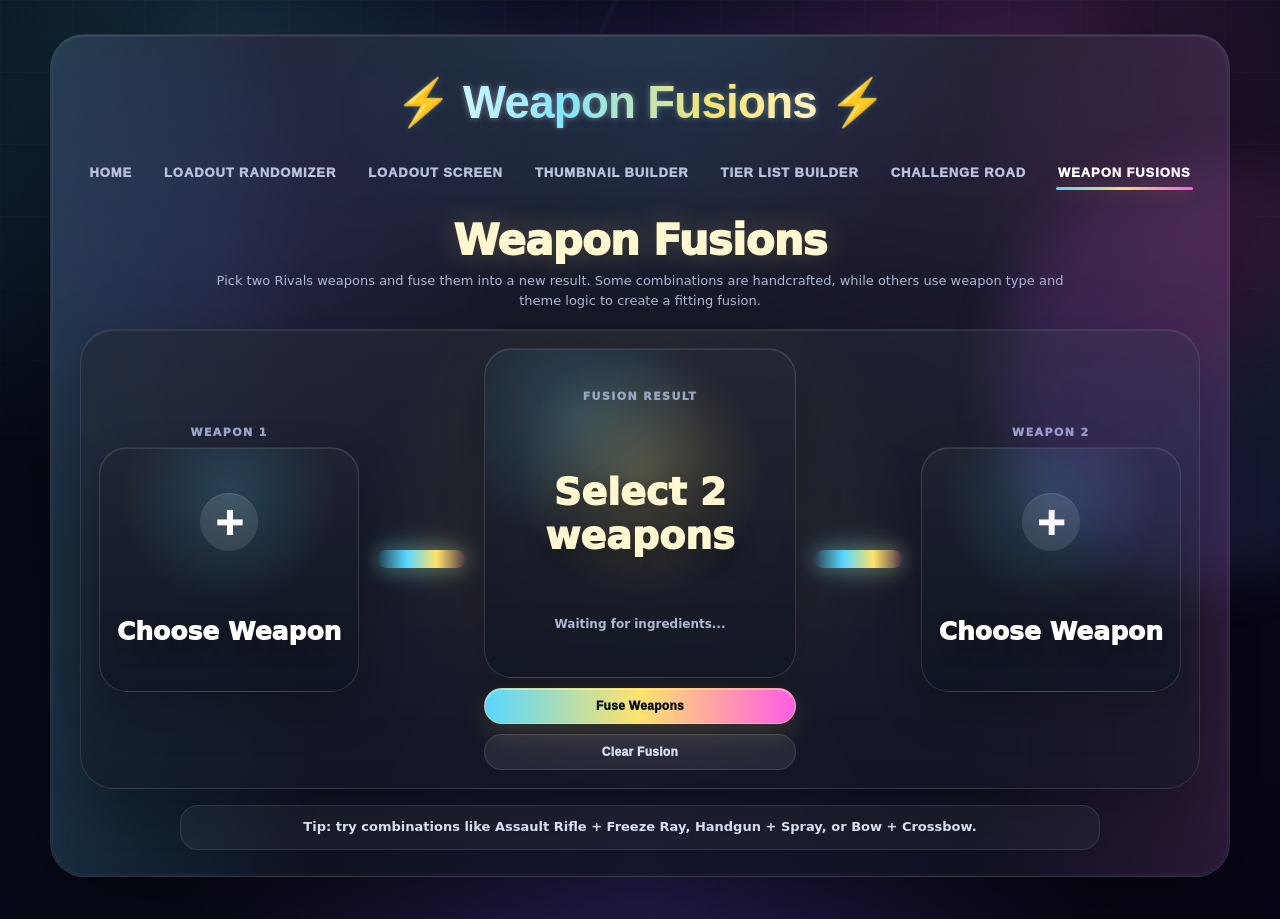
<file: weapon-fusions/index.html>
<!DOCTYPE html>
<html lang="en">
<head>
<title>Weapon Fusions - RivalsTools.net</title>
<meta charset="UTF-8">
<meta name="viewport" content="width=device-width, initial-scale=1.0">
<link rel="icon" href="../assets/embedded/img_0001_d6a143754ad4.svg">
<link rel="stylesheet" href="../assets/styles.css?v=90">
<script>window.__RIVALS_TOOLS_PAGE__ = "fusion";</script>
<script src="../assets/app.js?v=90" defer></script>
</head>
<body>

  <main class="wrap">
    <div class="top-glow"></div>


    <section class="panel">
      <div class="header">
        <div class="header-title-image"><img decoding="async" loading="lazy" class="title-img" src="../assets/embedded/img_0004_dd1122bc9e0b.svg" alt="Loadout Randomizer" /><button class="cursor-toggle-btn" id="cursorBubbleToggle" type="button" aria-label="Toggle cursor bubble" aria-pressed="true">
            <span class="cursor-toggle-icon" aria-hidden="true"></span>
          </button></div>
        <div class="page-tabs" id="pageTabs" aria-label="Website pages">
        <button class="page-tab active" type="button" data-page="home">Home</button>
        <button class="page-tab" type="button" data-page="randomizer">Loadout Randomizer</button>
        <button class="page-tab" type="button" data-page="screen">Loadout Screen</button>
        <button class="page-tab" type="button" data-page="thumbnail">Thumbnail Builder</button>
        <button class="page-tab" type="button" data-page="tier">Tier List Builder</button>
        <button class="page-tab" type="button" data-page="challenge">Challenge Road</button>
        <button class="page-tab" type="button" data-page="fusion">Weapon Fusions</button>
      </div>
              </div>

      <section class="home-page-section" id="homePage">
        <div class="home-hero-copy">
          <p class="home-kicker">Rivals tools for creators and players</p>
          <h2>Choose your tool</h2>
        </div>

        <div class="home-tool-grid">
          <button class="home-tool-card" type="button" data-home-page="randomizer">
            <span class="home-card-image-wrap">
              <img decoding="async" loading="lazy" src="../assets/embedded/img_0005_37b9e93457d5.png" alt="Loadout Randomizer preview" draggable="false" />
            </span>
            <span class="home-card-title">Loadout Randomizer</span>
          </button>

          <button class="home-tool-card" type="button" data-home-page="thumbnail">
            <span class="home-card-image-wrap">
              <img decoding="async" loading="lazy" src="../assets/embedded/img_0006_d49d3504d529.png" alt="Thumbnail Builder preview" draggable="false" />
            </span>
            <span class="home-card-title">Thumbnail Builder</span>
          </button>

          <button class="home-tool-card" type="button" data-home-page="screen">
            <span class="home-card-image-wrap">
              <img decoding="async" loading="lazy" src="../assets/embedded/img_0007_33b5381e877e.png" alt="Loadout Screen preview" draggable="false" />
            </span>
            <span class="home-card-title">Loadout Screen</span>
          </button>

          <button class="home-tool-card" type="button" data-home-page="tier">
            <span class="home-card-image-wrap">
              <img decoding="async" loading="lazy" src="../assets/embedded/img_0008_22a62aed38f7.svg" alt="Tier List Builder preview" draggable="false" />
            </span>
            <span class="home-card-title">Tier List Builder</span>
          </button>

          <button class="home-tool-card" type="button" data-home-page="challenge">
            <span class="home-card-image-wrap">
              <img decoding="async" loading="lazy" src="../assets/embedded/img_0009_9330fd839a2f.svg" alt="Challenge Road preview" draggable="false" />
            </span>
            <span class="home-card-title">Challenge Road</span>
          </button>
        </div>
        <section class="what-is-this">
          <h3>What is this?</h3>
          <p>RivalsTools.net is an advanced, creator-focused toolkit designed to make Rivals content creation faster, easier, and more professional. Create high-quality custom thumbnails, generate random loadouts for videos, design loadout screen pop-ups, build challenge roads to make content more engaging, create polished Rivals tier lists, and more. Built with style, customization, and creators in mind, RivalsTools.net helps you effortlessly produce better content.</p>
        </section>

        <section class="home-disclaimer">
          <h3>Disclaimer</h3>
          <p>RivalsTools.net is an independent fan-made project and is not affiliated with, endorsed by, or sponsored by Nosniy Games or RIVALS. The site is built solely to help creators save time, improve their workflow, and give players a fun way to experiment with RIVALS-inspired tools.</p>
        </section>
      </section>

      <div class="loadout-grid" id="loadoutGrid">
        <article class="slot" data-slot="Primary"></article>
        <article class="slot" data-slot="Secondary"></article>
        <article class="slot" data-slot="Melee"></article>
        <article class="slot" data-slot="Utility"></article>
      </div>

      <div class="controls">
        <button class="spin-btn" id="spinBtn">Spin Loadout</button>
        <div class="mode-row">
          <button class="mode-btn" id="randomModeBtn" aria-pressed="false">Completely Random: OFF</button>
          <button class="mode-btn" id="noRepeatsBtn" aria-pressed="false">No Repeats: OFF</button>
          <button class="mode-btn" id="rngModeBtn" aria-pressed="false">RNG Spins: OFF</button>
          <button class="mode-btn" id="disableRareAnimBtn" aria-pressed="false">Disable Rare Animation: OFF</button>
          <button class="mode-btn reset-repeats-btn" id="resetRepeatsBtn" hidden>Reset Repeats</button>
        </div>
        <div class="luck-row" id="luckRow" aria-label="Luck settings">
          <button class="luck-btn active" data-luck="1"><span>✣</span>1x Luck</button>
          <button class="luck-btn" data-luck="2"><span>✣</span>2x Luck</button>
          <button class="luck-btn" data-luck="5"><span>✣</span>5x Luck</button>
          <button class="luck-btn" data-luck="8"><span>✣</span>8x Luck</button>
          <button class="luck-btn" data-luck="15"><span>✦</span>15x Luck ✦</button>
          <button class="luck-btn" data-luck="custom" id="customLuckBtn"><span>✦</span>Custom</button>
        </div>
        <div class="rarity-row" id="rarityRow" aria-label="Rarity filter">
          <button class="rarity-btn active" data-rarity="All">All Rarities</button>
          <button class="rarity-btn" data-rarity="Common">Common Only</button>
          <button class="rarity-btn" data-rarity="Rare">Rare Only</button>
          <button class="rarity-btn" data-rarity="Epic">Epic Only</button>
          <button class="rarity-btn" data-rarity="Legendary">Legendary Only</button>
        </div>
        <div class="status-pill" id="statusText">LOADOUT READY</div>
      </div>

      <p class="note">The colored bar below each weapon shows its rarity. The higher the bar goes, the better the weapon is. When you spin, the wheel immediately decides your full loadout, but it still plays the animation before revealing it. Use No Repeats to remove weapons after they land, and click “Show all weapons” to enable or disable weapons.</p>

      <div class="mini-actions">
        <button class="mini-btn" id="toggleList">Show all weapons</button>
        <button class="mini-btn" id="copyLoadout">Copy current loadout</button>
      </div>

      <div class="drawer" id="weaponDrawer">
        <div class="weapon-list" id="weaponList"></div>
      </div>


      
      <section class="weapon-fusions-page" id="weaponFusionsPage" aria-label="Weapon Fusions">
        <div class="fusion-copy">
          <h2>Weapon Fusions</h2>
          <p>Pick two Rivals weapons and fuse them into a new result. Some combinations are handcrafted, while others use weapon type and theme logic to create a fitting fusion.</p>
        </div>

        <div class="fusion-lab" id="fusionLab">
          <div class="fusion-slot fusion-input-slot" data-fusion-slot="0">
            <span class="fusion-slot-label">Weapon 1</span>
            <button class="fusion-select-slot" id="fusionSlotA" type="button" aria-label="Choose first fusion weapon">
              <span class="fusion-plus">+</span>
              <img class="fusion-weapon-img" alt="" hidden draggable="false" />
              <strong class="fusion-weapon-name">Choose Weapon</strong>
            </button>
          </div>

          <div class="fusion-bar fusion-bar-left"></div>

          <div class="fusion-result-wrap">
            <button class="fusion-result-slot" id="fusionResultSlot" type="button" aria-label="Fusion result">
              <span class="fusion-result-kicker">Fusion Result</span>
              <img class="fusion-result-img" alt="" hidden draggable="false" />
              <strong class="fusion-result-name">Select 2 weapons</strong>
              <small class="fusion-result-recipe">Waiting for ingredients...</small>
            </button>
            <button class="tier-add-btn fusion-button" id="fusionFuseBtn" type="button">Fuse Weapons</button>
            <button class="tier-add-btn secondary" id="fusionClearBtn" type="button">Clear Fusion</button>
          </div>

          <div class="fusion-bar fusion-bar-right"></div>

          <div class="fusion-slot fusion-input-slot" data-fusion-slot="1">
            <span class="fusion-slot-label">Weapon 2</span>
            <button class="fusion-select-slot" id="fusionSlotB" type="button" aria-label="Choose second fusion weapon">
              <span class="fusion-plus">+</span>
              <img class="fusion-weapon-img" alt="" hidden draggable="false" />
              <strong class="fusion-weapon-name">Choose Weapon</strong>
            </button>
          </div>
        </div>

        <div class="fusion-recipe-note" id="fusionRecipeNote">Tip: try combinations like Assault Rifle + Freeze Ray, Handgun + Spray, or Bow + Crossbow.</div>

        <div class="screen-picker-backdrop fusion-picker-backdrop" id="fusionPickerModal" aria-hidden="true">
          <div class="screen-picker-modal fusion-picker-modal" role="dialog" aria-modal="true" aria-labelledby="fusionPickerTitle">
            <div class="screen-picker-head">
              <div>
                <h2 id="fusionPickerTitle">Choose a Weapon</h2>
                <p>Pick the weapon you want to place into this fusion slot.</p>
              </div>
              <button class="screen-picker-close" id="fusionPickerClose" type="button" aria-label="Close fusion picker">×</button>
            </div>
            <div class="tier-picker-search-row">
              <input class="tier-search" id="fusionPickerSearch" type="search" placeholder="Search weapons..." />
            </div>
            <div class="fusion-picker-grid" id="fusionPickerGrid"></div>
          </div>
        </div>
      </section>

      <section class="challenge-road-page" id="challengeRoadPage" aria-label="Challenge Road Builder">
        <div class="challenge-copy">
          <h2>Challenge Road Builder</h2>
          <p>Create a custom road of Rivals challenges for videos. Add up to 10 challenge icons, drag them onto the road, hide secret challenges, and download the final PNG.</p>
        </div>

        <div class="challenge-toolbar">
          <button class="tier-add-btn" type="button" id="challengeAddBtn">＋ Add Challenge</button>
          <button class="tier-add-btn secondary" type="button" id="challengeDownloadBtn">Download Road</button>
          <button class="tier-add-btn secondary" type="button" id="challengeClearBtn">Clear Challenges</button>
        </div>

        <div class="challenge-bg-toolbar">
          <button class="tier-add-btn secondary active" type="button" data-challenge-bg="default">Default Background</button>
          <button class="tier-add-btn secondary" type="button" data-challenge-bg="transparent">Remove Background</button>
          <button class="tier-add-btn secondary" type="button" data-challenge-bg="custom">Upload Background</button>
        </div>

        <div class="challenge-stage-shell">
          <div class="challenge-stage" id="challengeStage">
            <img decoding="async" loading="lazy" class="challenge-base-img" id="challengeBaseImg" src="../assets/embedded/img_0010_ecf8cbff283c.jpg" alt="" draggable="false" />
            <div class="challenge-item-layer" id="challengeLayer"></div>
          </div>
        </div>

        <div class="challenge-control-panel" id="challengeControlPanel">
          <div class="challenge-control-empty">Add a challenge to customize its image, secrecy, size, and position.</div>
        </div>

        <input id="challengeCustomItemInput" type="file" accept="image/*" hidden />
        <input id="challengeCustomBgInput" type="file" accept="image/*" hidden />

        <div class="screen-picker-backdrop challenge-picker-backdrop" id="challengePickerModal" aria-hidden="true">
          <div class="screen-picker-modal challenge-picker-modal" role="dialog" aria-modal="true" aria-labelledby="challengePickerTitle">
            <div class="screen-picker-head">
              <div>
                <h2 id="challengePickerTitle">Choose Challenge Image</h2>
                <p>Select a weapon, map, or upload your own image. No text will be shown on the road.</p>
              </div>
              <button class="screen-picker-close" id="challengePickerClose" type="button" aria-label="Close challenge picker">×</button>
            </div>

            <div class="tier-picker-toolbar">
              <button class="tier-preset active" type="button" data-challenge-preset="weapons">Weapons</button>
              <button class="tier-preset" type="button" data-challenge-preset="maps">Maps</button>
              <button class="tier-preset" type="button" data-challenge-preset="Primary">Primaries</button>
              <button class="tier-preset" type="button" data-challenge-preset="Secondary">Secondaries</button>
              <button class="tier-preset" type="button" data-challenge-preset="Melee">Melees</button>
              <button class="tier-preset" type="button" data-challenge-preset="Utility">Utilities</button>
              <button class="tier-preset" type="button" data-challenge-custom-upload>Upload Custom</button>
            </div>

            <div class="tier-picker-search-row">
              <input class="tier-search" id="challengePickerSearch" type="search" placeholder="Search weapons or maps..." />
            </div>

            <div class="screen-picker-list challenge-picker-list" id="challengePickerList"></div>
          </div>
        </div>
      </section>

<section class="tier-list-page" id="tierListPage" aria-label="Tier List Builder">
        <div class="tier-copy">
          <h2>Tier List Builder</h2>
          <p>Build your own Rivals ranking by picking items, dragging them into tiers, and arranging everything exactly how you want.</p>
        </div>

        <div class="tier-toolbar tier-top-actions">
          <button class="tier-add-btn" type="button" id="tierAddItemsBtn">＋ Add Items</button>
          <button class="tier-add-btn secondary tier-clear-board" type="button" id="tierClearBoard">Clear Selections</button>
          <button class="tier-add-btn secondary" type="button" id="tierDownloadBtn">Download Tier List</button>
        </div>

        <div class="tier-board" id="tierBoard" aria-label="Tier list board">
          <div class="tier-row" data-tier="S"><div class="tier-label tier-s">S</div><div class="tier-dropzone" data-tier-drop="S"></div></div>
          <div class="tier-row" data-tier="A"><div class="tier-label tier-a">A</div><div class="tier-dropzone" data-tier-drop="A"></div></div>
          <div class="tier-row" data-tier="B"><div class="tier-label tier-b">B</div><div class="tier-dropzone" data-tier-drop="B"></div></div>
          <div class="tier-row" data-tier="C"><div class="tier-label tier-c">C</div><div class="tier-dropzone" data-tier-drop="C"></div></div>
          <div class="tier-row" data-tier="D"><div class="tier-label tier-d">D</div><div class="tier-dropzone" data-tier-drop="D"></div></div>
          <div class="tier-row" data-tier="F"><div class="tier-label tier-f">F</div><div class="tier-dropzone" data-tier-drop="F"></div></div>
        </div>


        <div class="tier-item-panel open" id="tierItemPanel">
          <div class="tier-item-panel-head">
            <div><strong id="tierPanelTitle">Items to Rank</strong><span>Click Add Items, choose what you want, then drag cards into the tier list.</span></div>
            <input class="tier-search" id="tierSearch" type="search" placeholder="Search added items..." />
          </div>
          <div class="tier-item-pool empty" id="tierItemPool" data-tier-pool="true">
            <div class="tier-empty-message" id="tierEmptyMessage">No items added yet. Click <strong>Add Items</strong> to choose weapons or skins.</div>
          </div>
        </div>

        <div class="tier-trash-zone" id="tierTrashZone" aria-hidden="true">
          <span class="tier-trash-icon">🗑️</span>
          <strong>Remove</strong>
        </div>

        <div class="screen-picker-backdrop tier-picker-backdrop" id="tierPickerModal" aria-hidden="true">
          <div class="screen-picker-modal tier-picker-modal" role="dialog" aria-modal="true" aria-labelledby="tierPickerTitle">
            <div class="screen-picker-head">
              <div>
                <h2 id="tierPickerTitle">Add Items</h2>
                <p>Pick multiple weapons, skins, or maps, then click Add Selected to place them below the tier list.<br><strong>Tip:</strong> Click one item, then Shift-click another to select everything between them.</p>
              </div>
              <button class="screen-picker-close" id="tierPickerClose" type="button" aria-label="Close tier picker">×</button>
            </div>

            <div class="tier-picker-toolbar">
              <button class="tier-preset active" type="button" data-tier-preset="weapons">All Weapons</button>
              <button class="tier-preset" type="button" data-tier-preset="skins">All Skins</button>
              <button class="tier-preset" type="button" data-tier-preset="maps">All Maps</button>
              <button class="tier-preset" type="button" data-tier-preset="Primary">All Primaries</button>
              <button class="tier-preset" type="button" data-tier-preset="Secondary">All Secondaries</button>
              <button class="tier-preset" type="button" data-tier-preset="Melee">All Melees</button>
              <button class="tier-preset" type="button" data-tier-preset="Utility">All Utilities</button>
            </div>

            <div class="tier-picker-search-row">
              <input class="tier-search" id="tierPickerSearch" type="search" placeholder="Search weapons or skins..." />
              <button class="tier-add-btn" type="button" id="tierAddSelectedBtn" disabled>Add Selected</button>
            </div>

            <div class="screen-picker-list tier-picker-list" id="tierPickerList"></div>
          </div>
        </div>
      </section>

      <section class="loadout-screen-page" id="loadoutScreenPage" aria-label="Loadout Screen Creator">
        <div class="screen-top-copy">
          <h2>Loadout Screen</h2>
          <p>Getting tired of Photoshopping those loadout screens for your videos? Me too, so just do it here and let me handle the suffering for you.</p>
        </div>

        <div class="screen-stage-shell">
          <div class="screen-stage" id="screenStage" data-screen-font="rubik">
            <img decoding="async" loading="lazy" class="screen-bg-image" id="screenBgImage" src="../assets/embedded/img_0011_719fed5b3c8e.png" alt="" draggable="false" />
            <div class="screen-loadout-title" id="screenLoadoutTitle">LOADOUT 1</div>
            <div class="screen-slot-row" id="screenSlotRow">
              <button class="screen-loadout-slot" type="button" data-screen-slot="0" aria-label="Choose weapon for slot 1">
                <img decoding="async" loading="lazy" class="screen-slot-bg" src="../assets/embedded/img_0012_db57fce96032.png" alt="" draggable="false" />
                <span class="screen-plus">+</span>
                <img decoding="async" loading="lazy" class="screen-selected-weapon" alt="" draggable="false" hidden />
              </button>
              <button class="screen-loadout-slot flipped" type="button" data-screen-slot="1" aria-label="Choose weapon for slot 2">
                <img decoding="async" loading="lazy" class="screen-slot-bg" src="../assets/embedded/img_0012_db57fce96032.png" alt="" draggable="false" />
                <span class="screen-plus">+</span>
                <img decoding="async" loading="lazy" class="screen-selected-weapon" alt="" draggable="false" hidden />
              </button>
              <button class="screen-loadout-slot" type="button" data-screen-slot="2" aria-label="Choose weapon for slot 3">
                <img decoding="async" loading="lazy" class="screen-slot-bg" src="../assets/embedded/img_0012_db57fce96032.png" alt="" draggable="false" />
                <span class="screen-plus">+</span>
                <img decoding="async" loading="lazy" class="screen-selected-weapon" alt="" draggable="false" hidden />
              </button>
              <button class="screen-loadout-slot flipped" type="button" data-screen-slot="3" aria-label="Choose weapon for slot 4">
                <img decoding="async" loading="lazy" class="screen-slot-bg" src="../assets/embedded/img_0012_db57fce96032.png" alt="" draggable="false" />
                <span class="screen-plus">+</span>
                <img decoding="async" loading="lazy" class="screen-selected-weapon" alt="" draggable="false" hidden />
              </button>
            </div>
          </div>
        </div>

        <div class="screen-drag-hint">Tip: drag the title or each individual slot directly. The matching sliders update automatically.</div>
        <div class="screen-action-row under-stage">
          <button class="mini-btn screen-fullscreen-btn" id="screenFullscreenBtn" type="button">Fullscreen Loadout Screen</button>
          <button class="mini-btn" id="screenDownloadBtn" type="button">Download Screen</button>
          <button class="mini-btn" id="screenClearBtn" type="button">Clear Slots</button>
        </div>

        <div class="screen-tools">
          <div class="screen-control-panel">
            <div class="background-options" id="screenBgOptions" aria-label="Background options">
              <span>Background</span>
              <button class="bg-option active" type="button" data-bg="grid">Arena</button>
              <button class="bg-option" type="button" data-bg="waterpark">Splash</button>
              <button class="bg-option" type="button" data-bg="dockyard">Docks</button>
              <button class="bg-option" type="button" data-bg="custom">Custom</button>
            </div>

            <div class="screen-slider-stack">
              <label class="zoom-control" for="screenZoom">
                <span>Background Zoom</span>
                <input id="screenZoom" type="range" min="1" max="1.65" value="1" step="0.01" />
              </label>

              <label class="zoom-control screen-check-control" for="screenShowTitle">
                <span>Show Title Text</span>
                <input id="screenShowTitle" type="checkbox" checked />
              </label>
              <label class="zoom-control" for="screenTitleText">
                <span>Title Text</span>
                <input id="screenTitleText" type="text" value="LOADOUT 1" maxlength="22" />
              </label>
              <label class="zoom-control" for="screenTitleX">
                <span>Title X</span>
                <input id="screenTitleX" type="range" min="-420" max="420" value="0" step="1" />
              </label>
              <label class="zoom-control" for="screenTitleY">
                <span>Title Y</span>
                <input id="screenTitleY" type="range" min="-180" max="220" value="0" step="1" />
              </label>
              <label class="zoom-control" for="screenTitleScale">
                <span>Title Scale</span>
                <input id="screenTitleScale" type="range" min="0.4" max="2.4" value="1" step="0.01" />
              </label>
              <div class="zoom-control screen-font-control">
                <span>Font</span>
                <button class="mini-btn screen-font-btn active" type="button" data-screen-font-choice="rubik">Font 1</button>
                <button class="mini-btn screen-font-btn" type="button" data-screen-font-choice="default">Font 2</button>
                <button class="mini-btn" id="screenUploadFontBtn" type="button">Custom Font</button>
              </div>
              <label class="zoom-control" for="screenTitleOutlineColor">
                <span>Stroke Color</span>
                <input id="screenTitleOutlineColor" type="color" value="#000000" />
              </label>
              <label class="zoom-control" for="screenTitleOutlineSize">
                <span>Stroke Size</span>
                <input id="screenTitleOutlineSize" type="range" min="0" max="18" value="6" step="0.25" />
              </label>

              <label class="zoom-control" for="screenWeaponX0">
                <span>Slot 1 X</span>
                <input class="slot-weapon-x" id="screenWeaponX0" type="range" min="-180" max="180" value="0" step="1" data-move-slot="0" data-move-prop="x" />
              </label>
              <label class="zoom-control" for="screenWeaponY0">
                <span>Slot 1 Y</span>
                <input class="slot-weapon-y" id="screenWeaponY0" type="range" min="-180" max="180" value="0" step="1" data-move-slot="0" data-move-prop="y" />
              </label>
              <label class="zoom-control" for="screenWeaponScale0">
                <span>Weapon 1 Scale</span>
                <input class="slot-weapon-scale" id="screenWeaponScale0" type="range" min="0.45" max="4.4" value="1.18" step="0.01" data-scale-slot="0" />
              </label>              <label class="zoom-control" for="screenWeaponX1">
                <span>Slot 2 X</span>
                <input class="slot-weapon-x" id="screenWeaponX1" type="range" min="-180" max="180" value="0" step="1" data-move-slot="1" data-move-prop="x" />
              </label>
              <label class="zoom-control" for="screenWeaponY1">
                <span>Slot 2 Y</span>
                <input class="slot-weapon-y" id="screenWeaponY1" type="range" min="-180" max="180" value="0" step="1" data-move-slot="1" data-move-prop="y" />
              </label>
              <label class="zoom-control" for="screenWeaponScale1">
                <span>Weapon 2 Scale</span>
                <input class="slot-weapon-scale" id="screenWeaponScale1" type="range" min="0.45" max="4.4" value="1.18" step="0.01" data-scale-slot="1" />
              </label>              <label class="zoom-control" for="screenWeaponX2">
                <span>Slot 3 X</span>
                <input class="slot-weapon-x" id="screenWeaponX2" type="range" min="-180" max="180" value="0" step="1" data-move-slot="2" data-move-prop="x" />
              </label>
              <label class="zoom-control" for="screenWeaponY2">
                <span>Slot 3 Y</span>
                <input class="slot-weapon-y" id="screenWeaponY2" type="range" min="-180" max="180" value="0" step="1" data-move-slot="2" data-move-prop="y" />
              </label>
              <label class="zoom-control" for="screenWeaponScale2">
                <span>Weapon 3 Scale</span>
                <input class="slot-weapon-scale" id="screenWeaponScale2" type="range" min="0.45" max="4.4" value="1.18" step="0.01" data-scale-slot="2" />
              </label>              <label class="zoom-control" for="screenWeaponX3">
                <span>Slot 4 X</span>
                <input class="slot-weapon-x" id="screenWeaponX3" type="range" min="-180" max="180" value="0" step="1" data-move-slot="3" data-move-prop="x" />
              </label>
              <label class="zoom-control" for="screenWeaponY3">
                <span>Slot 4 Y</span>
                <input class="slot-weapon-y" id="screenWeaponY3" type="range" min="-180" max="180" value="0" step="1" data-move-slot="3" data-move-prop="y" />
              </label>
              <label class="zoom-control" for="screenWeaponScale3">
                <span>Weapon 4 Scale</span>
                <input class="slot-weapon-scale" id="screenWeaponScale3" type="range" min="0.45" max="4.4" value="1.18" step="0.01" data-scale-slot="3" />
              </label>
              <label class="zoom-control" for="screenSlotStretch">
                <span>Slot Stretch</span>
                <input id="screenSlotStretch" type="range" min="0" max="100" value="70" step="1" />
              </label>
              <label class="zoom-control" for="screenSlotsX">
                <span>Slots X</span>
                <input id="screenSlotsX" type="range" min="-420" max="420" value="0" step="1" />
              </label>
              <label class="zoom-control" for="screenSlotsY">
                <span>Slots Y</span>
                <input id="screenSlotsY" type="range" min="-260" max="260" value="0" step="1" />
              </label>
              <label class="zoom-control" for="screenSlotsScale">
                <span>Slots Scale</span>
                <input id="screenSlotsScale" type="range" min="0.45" max="2" value="1" step="0.01" />
              </label>
              <label class="zoom-control" for="screenBrightness">
                <span>Brightness</span>
                <input id="screenBrightness" type="range" min="0.7" max="1.8" value="1.2" step="0.01" />
              </label>
              <label class="zoom-control" for="screenSaturation">
                <span>Saturation</span>
                <input id="screenSaturation" type="range" min="0.4" max="2.4" value="1.2" step="0.01" />
              </label>
              <label class="zoom-control" for="screenBlur">
                <span>Background Blur</span>
                <input id="screenBlur" type="range" min="0" max="8" value="0" step="0.1" />
              </label>
            </div>
            </div>
          </div>
        </div>
      </section>
    
      <section class="thumbnail-builder-page" id="thumbnailBuilderPage" aria-label="Thumbnail Builder">
        <div class="thumb-builder-copy">
          <h2>Thumbnail Builder</h2>
          <p>Pick a thumbnail style, customize the text and weapon layout, and build screenshots that look ready for a Rivals video without having to fight Photoshop.</p>
        </div>

        <div class="thumb-template-tabs">
          <button class="thumb-template-tab active" id="thumbTemplate1Btn" type="button" data-thumb-template="1">Thumbnail 1</button>
          <button class="thumb-template-tab" id="thumbTemplate2Btn" type="button" data-thumb-template="2">Thumbnail 2</button>
        </div>

        <div class="thumb-stage-shell">
          <div class="thumb-stage" id="thumbStage">
            <div class="thumb-canvas" id="thumbCanvas" data-thumb-font="default">
              <div class="thumb-side thumb-left" data-thumb-side="left">
                <img decoding="async" loading="lazy" class="thumb-bg-img" data-thumb-bg="left" alt="" draggable="false" />
                <div class="thumb-side-overlay"></div>
                <div class="thumb-top-title" data-thumb-title="left" data-thumb-position="top">ARENA</div>
                <div class="thumb-item-grid">
              <button class="thumb-item-slot" type="button" data-thumb-slot="0" data-thumb-color="grey" data-thumb-glow="off" aria-label="Choose thumbnail weapon 1">
                <span class="thumb-plus">+</span>
                <img decoding="async" loading="lazy" class="thumb-weapon-img" alt="" draggable="false" hidden />
                <span class="thumb-weapon-label"></span>
              </button>
              <button class="thumb-item-slot" type="button" data-thumb-slot="1" data-thumb-color="grey" data-thumb-glow="off" aria-label="Choose thumbnail weapon 2">
                <span class="thumb-plus">+</span>
                <img decoding="async" loading="lazy" class="thumb-weapon-img" alt="" draggable="false" hidden />
                <span class="thumb-weapon-label"></span>
              </button>
              <button class="thumb-item-slot" type="button" data-thumb-slot="2" data-thumb-color="grey" data-thumb-glow="off" aria-label="Choose thumbnail weapon 3">
                <span class="thumb-plus">+</span>
                <img decoding="async" loading="lazy" class="thumb-weapon-img" alt="" draggable="false" hidden />
                <span class="thumb-weapon-label"></span>
              </button>
              <button class="thumb-item-slot" type="button" data-thumb-slot="3" data-thumb-color="grey" data-thumb-glow="off" aria-label="Choose thumbnail weapon 4">
                <span class="thumb-plus">+</span>
                <img decoding="async" loading="lazy" class="thumb-weapon-img" alt="" draggable="false" hidden />
                <span class="thumb-weapon-label"></span>
              </button>
                </div>
              </div>
              <div class="thumb-side thumb-right" data-thumb-side="right">
                <img decoding="async" loading="lazy" class="thumb-bg-img" data-thumb-bg="right" alt="" draggable="false" />
                <div class="thumb-side-overlay warm"></div>
                <div class="thumb-top-title" data-thumb-title="right" data-thumb-position="top">SPLASH</div>
                <div class="thumb-item-grid">
              <button class="thumb-item-slot" type="button" data-thumb-slot="4" data-thumb-color="yellow" data-thumb-glow="off" aria-label="Choose thumbnail weapon 5">
                <span class="thumb-plus">+</span>
                <img decoding="async" loading="lazy" class="thumb-weapon-img" alt="" draggable="false" hidden />
                <span class="thumb-weapon-label"></span>
              </button>
              <button class="thumb-item-slot" type="button" data-thumb-slot="5" data-thumb-color="yellow" data-thumb-glow="off" aria-label="Choose thumbnail weapon 6">
                <span class="thumb-plus">+</span>
                <img decoding="async" loading="lazy" class="thumb-weapon-img" alt="" draggable="false" hidden />
                <span class="thumb-weapon-label"></span>
              </button>
              <button class="thumb-item-slot" type="button" data-thumb-slot="6" data-thumb-color="yellow" data-thumb-glow="off" aria-label="Choose thumbnail weapon 7">
                <span class="thumb-plus">+</span>
                <img decoding="async" loading="lazy" class="thumb-weapon-img" alt="" draggable="false" hidden />
                <span class="thumb-weapon-label"></span>
              </button>
              <button class="thumb-item-slot" type="button" data-thumb-slot="7" data-thumb-color="yellow" data-thumb-glow="off" aria-label="Choose thumbnail weapon 8">
                <span class="thumb-plus">+</span>
                <img decoding="async" loading="lazy" class="thumb-weapon-img" alt="" draggable="false" hidden />
                <span class="thumb-weapon-label"></span>
              </button>
                </div>
              </div>
              <div class="thumb-center-split"></div>
            </div>
          </div>
        </div>

        <div class="thumb-drag-hint">Tip: drag weapon boxes, weapon text, or top text directly on the thumbnail. The matching sliders update automatically.</div>
        <div class="thumb-action-row under-stage">
          <button class="mini-btn screen-fullscreen-btn" id="thumbFullscreenBtn" type="button">Fullscreen Thumbnail</button>
          <button class="mini-btn" id="thumbDownloadBtn" type="button">Download Thumbnail</button>
          <button class="mini-btn" id="thumbClearBtn" type="button">Clear Weapons</button>
        </div>

        <div class="thumb-controls">
          <div class="thumb-control-card">
            <h3>Global</h3>
            <label class="thumb-check"><input id="thumbShowTopText" type="checkbox" checked /> Show top text</label>
            <label class="thumb-check"><input id="thumbShowNames" type="checkbox" checked /> Show weapon names</label>
            <label class="thumb-mini-control">
              <span>Saturation</span>
              <input id="thumbSaturation" type="range" min="0.4" max="2.4" value="1.3" step="0.01" />
            </label>
            <div class="thumb-mini-control">
              <span>Fonts</span>
              <div class="thumb-font-buttons">
                <button class="mini-btn thumb-font-btn active" id="thumbFont1Btn" type="button" data-thumb-font-choice="rubik">Font 1</button>
                <button class="mini-btn thumb-font-btn" id="thumbFont2Btn" type="button" data-thumb-font-choice="default">Font 2</button>
              </div>
            </div>
            <button class="mini-btn thumb-upload-font-btn" id="thumbUploadFontBtn" type="button">Upload Custom Font</button>
            <label class="thumb-mini-control">
              <span>Top Text Outline Color</span>
              <input id="thumbTopOutlineColor" type="color" value="#000000" />
            </label>
            <label class="thumb-mini-control">
              <span>Top Text Outline Size</span>
              <input id="thumbTopOutlineSize" type="range" min="0" max="16" value="6" step="0.25" />
            </label>
            <label class="thumb-mini-control">
              <span>Weapon Text Outline Color</span>
              <input id="thumbNameOutlineColor" type="color" value="#000000" />
            </label>
            <label class="thumb-mini-control">
              <span>Weapon Text Outline Size</span>
              <input id="thumbNameOutlineSize" type="range" min="0" max="10" value="4" step="0.25" />
            </label>
          </div>


          <div class="thumb-control-card">
            <h3>Left Top Text</h3>
            <label class="thumb-mini-control">
              <span>Text</span>
              <input class="thumb-top-input" data-thumb-top-side="left" data-thumb-top-prop="text" type="text" value="ARENA" maxlength="18" />
            </label>
            <label class="thumb-mini-control">
              <span>Position</span>
              <select class="thumb-top-select" data-thumb-top-side="left" data-thumb-top-prop="position">
                <option value="top">Top</option>
                <option value="bottom">Bottom</option>
              </select>
            </label>
            <label class="thumb-mini-control">
              <span>X Offset</span>
              <input class="thumb-top-control" data-thumb-top-side="left" data-thumb-top-prop="x" type="range" min="-260" max="260" value="0" step="1" />
            </label>
            <label class="thumb-mini-control">
              <span>Y Offset</span>
              <input class="thumb-top-control" data-thumb-top-side="left" data-thumb-top-prop="y" type="range" min="-140" max="140" value="0" step="1" />
            </label>
            <label class="thumb-mini-control">
              <span>Text Scale</span>
              <input class="thumb-top-control" data-thumb-top-side="left" data-thumb-top-prop="scale" type="range" min="0.45" max="2.2" value="1" step="0.01" />
            </label>
          </div>

          <div class="thumb-control-card">
            <h3>Right Top Text</h3>
            <label class="thumb-mini-control">
              <span>Text</span>
              <input class="thumb-top-input" data-thumb-top-side="right" data-thumb-top-prop="text" type="text" value="SPLASH" maxlength="18" />
            </label>
            <label class="thumb-mini-control">
              <span>Position</span>
              <select class="thumb-top-select" data-thumb-top-side="right" data-thumb-top-prop="position">
                <option value="top">Top</option>
                <option value="bottom">Bottom</option>
              </select>
            </label>
            <label class="thumb-mini-control">
              <span>X Offset</span>
              <input class="thumb-top-control" data-thumb-top-side="right" data-thumb-top-prop="x" type="range" min="-260" max="260" value="0" step="1" />
            </label>
            <label class="thumb-mini-control">
              <span>Y Offset</span>
              <input class="thumb-top-control" data-thumb-top-side="right" data-thumb-top-prop="y" type="range" min="-140" max="140" value="0" step="1" />
            </label>
            <label class="thumb-mini-control">
              <span>Text Scale</span>
              <input class="thumb-top-control" data-thumb-top-side="right" data-thumb-top-prop="scale" type="range" min="0.45" max="2.2" value="1" step="0.01" />
            </label>
          </div>

          <div class="thumb-control-card">
            <h3>Left Background</h3>
            <div class="thumb-bg-buttons" data-thumb-bg-buttons="left">
              <button type="button" class="thumb-bg-btn active" data-thumb-bg-key="arena">Arena</button>
              <button type="button" class="thumb-bg-btn" data-thumb-bg-key="splash">Splash</button>
              <button type="button" class="thumb-bg-btn" data-thumb-bg-key="docks">Docks</button>
              <button type="button" class="thumb-bg-btn" data-thumb-bg-key="custom">Custom</button>
            </div>
            <label class="thumb-mini-control">
              <span>Left Background Zoom</span>
              <input class="thumb-side-range" type="range" min="1" max="1.8" value="1" step="0.01" data-thumb-side-range="left" data-thumb-prop="zoom" />
            </label>
            <label class="thumb-mini-control">
              <span>Left Brightness</span>
              <input class="thumb-side-range" type="range" min="0.55" max="1.65" value="1.3" step="0.01" data-thumb-side-range="left" data-thumb-prop="brightness" />
            </label>
            <label class="thumb-mini-control">
              <span>Left Background Blur</span>
              <input class="thumb-side-range" type="range" min="0" max="10" value="0" step="0.1" data-thumb-side-range="left" data-thumb-prop="blur" />
            </label>
          </div>

          <div class="thumb-control-card">
            <h3>Right Background</h3>
            <div class="thumb-bg-buttons" data-thumb-bg-buttons="right">
              <button type="button" class="thumb-bg-btn" data-thumb-bg-key="arena">Arena</button>
              <button type="button" class="thumb-bg-btn active" data-thumb-bg-key="splash">Splash</button>
              <button type="button" class="thumb-bg-btn" data-thumb-bg-key="docks">Docks</button>
              <button type="button" class="thumb-bg-btn" data-thumb-bg-key="custom">Custom</button>
            </div>
            <label class="thumb-mini-control">
              <span>Right Background Zoom</span>
              <input class="thumb-side-range" type="range" min="1" max="1.8" value="1" step="0.01" data-thumb-side-range="right" data-thumb-prop="zoom" />
            </label>
            <label class="thumb-mini-control">
              <span>Right Brightness</span>
              <input class="thumb-side-range" type="range" min="0.55" max="1.65" value="1.3" step="0.01" data-thumb-side-range="right" data-thumb-prop="brightness" />
            </label>
            <label class="thumb-mini-control">
              <span>Right Background Blur</span>
              <input class="thumb-side-range" type="range" min="0" max="10" value="0" step="0.1" data-thumb-side-range="right" data-thumb-prop="blur" />
            </label>
          </div>

          <div class="thumb-control-card wide">
            <h3>Weapon Layout</h3>
            <div class="thumb-slot-grid">

              <div class="thumb-slot-control">
                <h4 data-thumb-slot-title="0">Weapon 1</h4>
                <label class="thumb-mini-control">
                  <span>Image X</span>
                  <input class="thumb-image-control" type="range" min="-120" max="120" value="0" step="1" data-thumb-image-slot="0" data-thumb-image-prop="x" />
                </label>
                <label class="thumb-mini-control">
                  <span>Image Y</span>
                  <input class="thumb-image-control" type="range" min="-120" max="120" value="0" step="1" data-thumb-image-slot="0" data-thumb-image-prop="y" />
                </label>
                <label class="thumb-mini-control">
                  <span>Image Z (Scale)</span>
                  <input class="thumb-weapon-scale" type="range" min="0.35" max="4.4" value="1" step="0.01" data-thumb-scale="0" />
                </label>
                <label class="thumb-mini-control">
                  <span>Text X</span>
                  <input class="thumb-text-control" type="range" min="-120" max="120" value="0" step="1" data-thumb-text-slot="0" data-thumb-text-prop="x" />
                </label>
                <label class="thumb-mini-control">
                  <span>Text Y</span>
                  <input class="thumb-text-control" type="range" min="-90" max="90" value="0" step="1" data-thumb-text-slot="0" data-thumb-text-prop="y" />
                </label>
                <label class="thumb-mini-control">
                  <span>Text Scale</span>
                  <input class="thumb-text-control" type="range" min="0.5" max="2.5" value="1" step="0.01" data-thumb-text-slot="0" data-thumb-text-prop="scale" />
                </label>
              </div>
              <div class="thumb-slot-control">
                <h4 data-thumb-slot-title="1">Weapon 2</h4>
                <label class="thumb-mini-control">
                  <span>Image X</span>
                  <input class="thumb-image-control" type="range" min="-120" max="120" value="0" step="1" data-thumb-image-slot="1" data-thumb-image-prop="x" />
                </label>
                <label class="thumb-mini-control">
                  <span>Image Y</span>
                  <input class="thumb-image-control" type="range" min="-120" max="120" value="0" step="1" data-thumb-image-slot="1" data-thumb-image-prop="y" />
                </label>
                <label class="thumb-mini-control">
                  <span>Image Z (Scale)</span>
                  <input class="thumb-weapon-scale" type="range" min="0.35" max="4.4" value="1" step="0.01" data-thumb-scale="1" />
                </label>
                <label class="thumb-mini-control">
                  <span>Text X</span>
                  <input class="thumb-text-control" type="range" min="-120" max="120" value="0" step="1" data-thumb-text-slot="1" data-thumb-text-prop="x" />
                </label>
                <label class="thumb-mini-control">
                  <span>Text Y</span>
                  <input class="thumb-text-control" type="range" min="-90" max="90" value="0" step="1" data-thumb-text-slot="1" data-thumb-text-prop="y" />
                </label>
                <label class="thumb-mini-control">
                  <span>Text Scale</span>
                  <input class="thumb-text-control" type="range" min="0.5" max="2.5" value="1" step="0.01" data-thumb-text-slot="1" data-thumb-text-prop="scale" />
                </label>
              </div>
              <div class="thumb-slot-control">
                <h4 data-thumb-slot-title="2">Weapon 3</h4>
                <label class="thumb-mini-control">
                  <span>Image X</span>
                  <input class="thumb-image-control" type="range" min="-120" max="120" value="0" step="1" data-thumb-image-slot="2" data-thumb-image-prop="x" />
                </label>
                <label class="thumb-mini-control">
                  <span>Image Y</span>
                  <input class="thumb-image-control" type="range" min="-120" max="120" value="0" step="1" data-thumb-image-slot="2" data-thumb-image-prop="y" />
                </label>
                <label class="thumb-mini-control">
                  <span>Image Z (Scale)</span>
                  <input class="thumb-weapon-scale" type="range" min="0.35" max="4.4" value="1" step="0.01" data-thumb-scale="2" />
                </label>
                <label class="thumb-mini-control">
                  <span>Text X</span>
                  <input class="thumb-text-control" type="range" min="-120" max="120" value="0" step="1" data-thumb-text-slot="2" data-thumb-text-prop="x" />
                </label>
                <label class="thumb-mini-control">
                  <span>Text Y</span>
                  <input class="thumb-text-control" type="range" min="-90" max="90" value="0" step="1" data-thumb-text-slot="2" data-thumb-text-prop="y" />
                </label>
                <label class="thumb-mini-control">
                  <span>Text Scale</span>
                  <input class="thumb-text-control" type="range" min="0.5" max="2.5" value="1" step="0.01" data-thumb-text-slot="2" data-thumb-text-prop="scale" />
                </label>
              </div>
              <div class="thumb-slot-control">
                <h4 data-thumb-slot-title="3">Weapon 4</h4>
                <label class="thumb-mini-control">
                  <span>Image X</span>
                  <input class="thumb-image-control" type="range" min="-120" max="120" value="0" step="1" data-thumb-image-slot="3" data-thumb-image-prop="x" />
                </label>
                <label class="thumb-mini-control">
                  <span>Image Y</span>
                  <input class="thumb-image-control" type="range" min="-120" max="120" value="0" step="1" data-thumb-image-slot="3" data-thumb-image-prop="y" />
                </label>
                <label class="thumb-mini-control">
                  <span>Image Z (Scale)</span>
                  <input class="thumb-weapon-scale" type="range" min="0.35" max="4.4" value="1" step="0.01" data-thumb-scale="3" />
                </label>
                <label class="thumb-mini-control">
                  <span>Text X</span>
                  <input class="thumb-text-control" type="range" min="-120" max="120" value="0" step="1" data-thumb-text-slot="3" data-thumb-text-prop="x" />
                </label>
                <label class="thumb-mini-control">
                  <span>Text Y</span>
                  <input class="thumb-text-control" type="range" min="-90" max="90" value="0" step="1" data-thumb-text-slot="3" data-thumb-text-prop="y" />
                </label>
                <label class="thumb-mini-control">
                  <span>Text Scale</span>
                  <input class="thumb-text-control" type="range" min="0.5" max="2.5" value="1" step="0.01" data-thumb-text-slot="3" data-thumb-text-prop="scale" />
                </label>
              </div>
              <div class="thumb-slot-control">
                <h4 data-thumb-slot-title="4">Weapon 5</h4>
                <label class="thumb-mini-control">
                  <span>Image X</span>
                  <input class="thumb-image-control" type="range" min="-120" max="120" value="0" step="1" data-thumb-image-slot="4" data-thumb-image-prop="x" />
                </label>
                <label class="thumb-mini-control">
                  <span>Image Y</span>
                  <input class="thumb-image-control" type="range" min="-120" max="120" value="0" step="1" data-thumb-image-slot="4" data-thumb-image-prop="y" />
                </label>
                <label class="thumb-mini-control">
                  <span>Image Z (Scale)</span>
                  <input class="thumb-weapon-scale" type="range" min="0.35" max="4.4" value="1" step="0.01" data-thumb-scale="4" />
                </label>
                <label class="thumb-mini-control">
                  <span>Text X</span>
                  <input class="thumb-text-control" type="range" min="-120" max="120" value="0" step="1" data-thumb-text-slot="4" data-thumb-text-prop="x" />
                </label>
                <label class="thumb-mini-control">
                  <span>Text Y</span>
                  <input class="thumb-text-control" type="range" min="-90" max="90" value="0" step="1" data-thumb-text-slot="4" data-thumb-text-prop="y" />
                </label>
                <label class="thumb-mini-control">
                  <span>Text Scale</span>
                  <input class="thumb-text-control" type="range" min="0.5" max="2.5" value="1" step="0.01" data-thumb-text-slot="4" data-thumb-text-prop="scale" />
                </label>
              </div>
              <div class="thumb-slot-control">
                <h4 data-thumb-slot-title="5">Weapon 6</h4>
                <label class="thumb-mini-control">
                  <span>Image X</span>
                  <input class="thumb-image-control" type="range" min="-120" max="120" value="0" step="1" data-thumb-image-slot="5" data-thumb-image-prop="x" />
                </label>
                <label class="thumb-mini-control">
                  <span>Image Y</span>
                  <input class="thumb-image-control" type="range" min="-120" max="120" value="0" step="1" data-thumb-image-slot="5" data-thumb-image-prop="y" />
                </label>
                <label class="thumb-mini-control">
                  <span>Image Z (Scale)</span>
                  <input class="thumb-weapon-scale" type="range" min="0.35" max="4.4" value="1" step="0.01" data-thumb-scale="5" />
                </label>
                <label class="thumb-mini-control">
                  <span>Text X</span>
                  <input class="thumb-text-control" type="range" min="-120" max="120" value="0" step="1" data-thumb-text-slot="5" data-thumb-text-prop="x" />
                </label>
                <label class="thumb-mini-control">
                  <span>Text Y</span>
                  <input class="thumb-text-control" type="range" min="-90" max="90" value="0" step="1" data-thumb-text-slot="5" data-thumb-text-prop="y" />
                </label>
                <label class="thumb-mini-control">
                  <span>Text Scale</span>
                  <input class="thumb-text-control" type="range" min="0.5" max="2.5" value="1" step="0.01" data-thumb-text-slot="5" data-thumb-text-prop="scale" />
                </label>
              </div>
              <div class="thumb-slot-control">
                <h4 data-thumb-slot-title="6">Weapon 7</h4>
                <label class="thumb-mini-control">
                  <span>Image X</span>
                  <input class="thumb-image-control" type="range" min="-120" max="120" value="0" step="1" data-thumb-image-slot="6" data-thumb-image-prop="x" />
                </label>
                <label class="thumb-mini-control">
                  <span>Image Y</span>
                  <input class="thumb-image-control" type="range" min="-120" max="120" value="0" step="1" data-thumb-image-slot="6" data-thumb-image-prop="y" />
                </label>
                <label class="thumb-mini-control">
                  <span>Image Z (Scale)</span>
                  <input class="thumb-weapon-scale" type="range" min="0.35" max="4.4" value="1" step="0.01" data-thumb-scale="6" />
                </label>
                <label class="thumb-mini-control">
                  <span>Text X</span>
                  <input class="thumb-text-control" type="range" min="-120" max="120" value="0" step="1" data-thumb-text-slot="6" data-thumb-text-prop="x" />
                </label>
                <label class="thumb-mini-control">
                  <span>Text Y</span>
                  <input class="thumb-text-control" type="range" min="-90" max="90" value="0" step="1" data-thumb-text-slot="6" data-thumb-text-prop="y" />
                </label>
                <label class="thumb-mini-control">
                  <span>Text Scale</span>
                  <input class="thumb-text-control" type="range" min="0.5" max="2.5" value="1" step="0.01" data-thumb-text-slot="6" data-thumb-text-prop="scale" />
                </label>
              </div>
              <div class="thumb-slot-control">
                <h4 data-thumb-slot-title="7">Weapon 8</h4>
                <label class="thumb-mini-control">
                  <span>Image X</span>
                  <input class="thumb-image-control" type="range" min="-120" max="120" value="0" step="1" data-thumb-image-slot="7" data-thumb-image-prop="x" />
                </label>
                <label class="thumb-mini-control">
                  <span>Image Y</span>
                  <input class="thumb-image-control" type="range" min="-120" max="120" value="0" step="1" data-thumb-image-slot="7" data-thumb-image-prop="y" />
                </label>
                <label class="thumb-mini-control">
                  <span>Image Z (Scale)</span>
                  <input class="thumb-weapon-scale" type="range" min="0.35" max="4.4" value="1" step="0.01" data-thumb-scale="7" />
                </label>
                <label class="thumb-mini-control">
                  <span>Text X</span>
                  <input class="thumb-text-control" type="range" min="-120" max="120" value="0" step="1" data-thumb-text-slot="7" data-thumb-text-prop="x" />
                </label>
                <label class="thumb-mini-control">
                  <span>Text Y</span>
                  <input class="thumb-text-control" type="range" min="-90" max="90" value="0" step="1" data-thumb-text-slot="7" data-thumb-text-prop="y" />
                </label>
                <label class="thumb-mini-control">
                  <span>Text Scale</span>
                  <input class="thumb-text-control" type="range" min="0.5" max="2.5" value="1" step="0.01" data-thumb-text-slot="7" data-thumb-text-prop="scale" />
                </label>
              </div>
            </div>
          </div>

          <div class="thumb-control-card wide">
            <h3>Box Appearance</h3>
            <div class="thumb-slot-grid compact-grid">

              <div class="thumb-slot-control compact">
                <h4>Box 1</h4>
                <label class="thumb-mini-control">
                  <span>Color</span>
                  <select class="thumb-box-color" data-thumb-color-select="0">
                    <option value="grey">Grey</option>
                    <option value="green">Green</option>
                    <option value="blue">Blue</option>
                    <option value="pink">Pink</option>
                    <option value="red">Red</option>
                    <option value="yellow">Yellow</option>
                    <option value="purple">Purple</option>
                  </select>
                </label>
                <label class="thumb-check thumb-inline-check"><input class="thumb-box-glow" type="checkbox" data-thumb-glow-select="0" /> Enable Glow</label>
                <label class="thumb-check thumb-inline-check"><input class="thumb-box-dark-top" type="checkbox" data-thumb-dark-top-select="0" /> Black Gradient Top</label>
                <label class="thumb-mini-control">
                  <span>Box Opacity</span>
                  <input class="thumb-box-opacity" type="range" min="0.15" max="1" value="0.75" step="0.01" data-thumb-opacity-select="0" />
                </label>
                <label class="thumb-mini-control">
                  <span>Box Roundness</span>
                  <input class="thumb-box-radius" type="range" min="0" max="36" value="14" step="1" data-thumb-radius-select="0" />
                </label>
              </div>
              <div class="thumb-slot-control compact">
                <h4>Box 2</h4>
                <label class="thumb-mini-control">
                  <span>Color</span>
                  <select class="thumb-box-color" data-thumb-color-select="1">
                    <option value="grey">Grey</option>
                    <option value="green">Green</option>
                    <option value="blue">Blue</option>
                    <option value="pink">Pink</option>
                    <option value="red">Red</option>
                    <option value="yellow">Yellow</option>
                    <option value="purple">Purple</option>
                  </select>
                </label>
                <label class="thumb-check thumb-inline-check"><input class="thumb-box-glow" type="checkbox" data-thumb-glow-select="1" /> Enable Glow</label>
                <label class="thumb-check thumb-inline-check"><input class="thumb-box-dark-top" type="checkbox" data-thumb-dark-top-select="1" /> Black Gradient Top</label>
                <label class="thumb-mini-control">
                  <span>Box Opacity</span>
                  <input class="thumb-box-opacity" type="range" min="0.15" max="1" value="0.75" step="0.01" data-thumb-opacity-select="1" />
                </label>
                <label class="thumb-mini-control">
                  <span>Box Roundness</span>
                  <input class="thumb-box-radius" type="range" min="0" max="36" value="14" step="1" data-thumb-radius-select="1" />
                </label>
              </div>
              <div class="thumb-slot-control compact">
                <h4>Box 3</h4>
                <label class="thumb-mini-control">
                  <span>Color</span>
                  <select class="thumb-box-color" data-thumb-color-select="2">
                    <option value="grey">Grey</option>
                    <option value="green">Green</option>
                    <option value="blue">Blue</option>
                    <option value="pink">Pink</option>
                    <option value="red">Red</option>
                    <option value="yellow">Yellow</option>
                    <option value="purple">Purple</option>
                  </select>
                </label>
                <label class="thumb-check thumb-inline-check"><input class="thumb-box-glow" type="checkbox" data-thumb-glow-select="2" /> Enable Glow</label>
                <label class="thumb-check thumb-inline-check"><input class="thumb-box-dark-top" type="checkbox" data-thumb-dark-top-select="2" /> Black Gradient Top</label>
                <label class="thumb-mini-control">
                  <span>Box Opacity</span>
                  <input class="thumb-box-opacity" type="range" min="0.15" max="1" value="0.75" step="0.01" data-thumb-opacity-select="2" />
                </label>
                <label class="thumb-mini-control">
                  <span>Box Roundness</span>
                  <input class="thumb-box-radius" type="range" min="0" max="36" value="14" step="1" data-thumb-radius-select="2" />
                </label>
              </div>
              <div class="thumb-slot-control compact">
                <h4>Box 4</h4>
                <label class="thumb-mini-control">
                  <span>Color</span>
                  <select class="thumb-box-color" data-thumb-color-select="3">
                    <option value="grey">Grey</option>
                    <option value="green">Green</option>
                    <option value="blue">Blue</option>
                    <option value="pink">Pink</option>
                    <option value="red">Red</option>
                    <option value="yellow">Yellow</option>
                    <option value="purple">Purple</option>
                  </select>
                </label>
                <label class="thumb-check thumb-inline-check"><input class="thumb-box-glow" type="checkbox" data-thumb-glow-select="3" /> Enable Glow</label>
                <label class="thumb-check thumb-inline-check"><input class="thumb-box-dark-top" type="checkbox" data-thumb-dark-top-select="3" /> Black Gradient Top</label>
                <label class="thumb-mini-control">
                  <span>Box Opacity</span>
                  <input class="thumb-box-opacity" type="range" min="0.15" max="1" value="0.75" step="0.01" data-thumb-opacity-select="3" />
                </label>
                <label class="thumb-mini-control">
                  <span>Box Roundness</span>
                  <input class="thumb-box-radius" type="range" min="0" max="36" value="14" step="1" data-thumb-radius-select="3" />
                </label>
              </div>
              <div class="thumb-slot-control compact">
                <h4>Box 5</h4>
                <label class="thumb-mini-control">
                  <span>Color</span>
                  <select class="thumb-box-color" data-thumb-color-select="4">
                    <option value="grey">Grey</option>
                    <option value="green">Green</option>
                    <option value="blue">Blue</option>
                    <option value="pink">Pink</option>
                    <option value="red">Red</option>
                    <option value="yellow">Yellow</option>
                    <option value="purple">Purple</option>
                  </select>
                </label>
                <label class="thumb-check thumb-inline-check"><input class="thumb-box-glow" type="checkbox" data-thumb-glow-select="4" /> Enable Glow</label>
                <label class="thumb-check thumb-inline-check"><input class="thumb-box-dark-top" type="checkbox" data-thumb-dark-top-select="4" /> Black Gradient Top</label>
                <label class="thumb-mini-control">
                  <span>Box Opacity</span>
                  <input class="thumb-box-opacity" type="range" min="0.15" max="1" value="0.75" step="0.01" data-thumb-opacity-select="4" />
                </label>
                <label class="thumb-mini-control">
                  <span>Box Roundness</span>
                  <input class="thumb-box-radius" type="range" min="0" max="36" value="14" step="1" data-thumb-radius-select="4" />
                </label>
              </div>
              <div class="thumb-slot-control compact">
                <h4>Box 6</h4>
                <label class="thumb-mini-control">
                  <span>Color</span>
                  <select class="thumb-box-color" data-thumb-color-select="5">
                    <option value="grey">Grey</option>
                    <option value="green">Green</option>
                    <option value="blue">Blue</option>
                    <option value="pink">Pink</option>
                    <option value="red">Red</option>
                    <option value="yellow">Yellow</option>
                    <option value="purple">Purple</option>
                  </select>
                </label>
                <label class="thumb-check thumb-inline-check"><input class="thumb-box-glow" type="checkbox" data-thumb-glow-select="5" /> Enable Glow</label>
                <label class="thumb-check thumb-inline-check"><input class="thumb-box-dark-top" type="checkbox" data-thumb-dark-top-select="5" /> Black Gradient Top</label>
                <label class="thumb-mini-control">
                  <span>Box Opacity</span>
                  <input class="thumb-box-opacity" type="range" min="0.15" max="1" value="0.75" step="0.01" data-thumb-opacity-select="5" />
                </label>
                <label class="thumb-mini-control">
                  <span>Box Roundness</span>
                  <input class="thumb-box-radius" type="range" min="0" max="36" value="14" step="1" data-thumb-radius-select="5" />
                </label>
              </div>
              <div class="thumb-slot-control compact">
                <h4>Box 7</h4>
                <label class="thumb-mini-control">
                  <span>Color</span>
                  <select class="thumb-box-color" data-thumb-color-select="6">
                    <option value="grey">Grey</option>
                    <option value="green">Green</option>
                    <option value="blue">Blue</option>
                    <option value="pink">Pink</option>
                    <option value="red">Red</option>
                    <option value="yellow">Yellow</option>
                    <option value="purple">Purple</option>
                  </select>
                </label>
                <label class="thumb-check thumb-inline-check"><input class="thumb-box-glow" type="checkbox" data-thumb-glow-select="6" /> Enable Glow</label>
                <label class="thumb-check thumb-inline-check"><input class="thumb-box-dark-top" type="checkbox" data-thumb-dark-top-select="6" /> Black Gradient Top</label>
                <label class="thumb-mini-control">
                  <span>Box Opacity</span>
                  <input class="thumb-box-opacity" type="range" min="0.15" max="1" value="0.75" step="0.01" data-thumb-opacity-select="6" />
                </label>
                <label class="thumb-mini-control">
                  <span>Box Roundness</span>
                  <input class="thumb-box-radius" type="range" min="0" max="36" value="14" step="1" data-thumb-radius-select="6" />
                </label>
              </div>
              <div class="thumb-slot-control compact">
                <h4>Box 8</h4>
                <label class="thumb-mini-control">
                  <span>Color</span>
                  <select class="thumb-box-color" data-thumb-color-select="7">
                    <option value="grey">Grey</option>
                    <option value="green">Green</option>
                    <option value="blue">Blue</option>
                    <option value="pink">Pink</option>
                    <option value="red">Red</option>
                    <option value="yellow">Yellow</option>
                    <option value="purple">Purple</option>
                  </select>
                </label>
                <label class="thumb-check thumb-inline-check"><input class="thumb-box-glow" type="checkbox" data-thumb-glow-select="7" /> Enable Glow</label>
                <label class="thumb-check thumb-inline-check"><input class="thumb-box-dark-top" type="checkbox" data-thumb-dark-top-select="7" /> Black Gradient Top</label>
                <label class="thumb-mini-control">
                  <span>Box Opacity</span>
                  <input class="thumb-box-opacity" type="range" min="0.15" max="1" value="0.75" step="0.01" data-thumb-opacity-select="7" />
                </label>
                <label class="thumb-mini-control">
                  <span>Box Roundness</span>
                  <input class="thumb-box-radius" type="range" min="0" max="36" value="14" step="1" data-thumb-radius-select="7" />
                </label>
              </div>
            </div>
          </div>
        </div>
      </section>
    </section>
  </main>

  <div class="screen-picker-backdrop" id="screenWeaponPicker" aria-hidden="true">
    <div class="screen-picker-modal" role="dialog" aria-modal="true" aria-labelledby="screenPickerTitle">
      <div class="screen-picker-head">
        <div>
          <h2 id="screenPickerTitle">Choose a Weapon</h2>
          <p>Pick any Rivals weapon to place it into this slot.</p>
        </div>
        <button class="screen-picker-close" id="screenPickerClose" type="button" aria-label="Close weapon picker">×</button>
      </div>
      <div class="screen-picker-list" id="screenPickerList"></div>
    </div>
  </div>

  <input id="screenCustomWeaponImage" type="file" accept="image/*" hidden />
  <input id="screenCustomBgImage" type="file" accept="image/*" hidden />
  <input id="screenCustomFontInput" type="file" accept=".ttf,.otf,.woff,.woff2,font/*" hidden />

  


        <div class="thumb2-template">
          <div class="thumb-stage-shell thumb2-stage-shell">
            <div class="thumb2-stage" id="thumb2Stage">
              <div class="thumb2-canvas" id="thumb2Canvas" data-thumb2-font="rubik">
                <img decoding="async" loading="lazy" class="thumb2-bg-img" id="thumb2BgImg" alt="" draggable="false" />
                <div class="thumb2-overlay"></div>
                <div class="thumb2-title" id="thumb2Title">ALL FREE</div>
                <div class="thumb2-arrow" id="thumb2Arrow" aria-hidden="true"></div>
                <div class="thumb2-slot-row" id="thumb2SlotRow">
                  <button class="thumb2-slot thumb2-slot-a" type="button" data-thumb2-slot="0" aria-label="Choose thumbnail 2 weapon 1">
                    <img decoding="async" loading="lazy" class="thumb2-slot-bg" alt="" draggable="false" />
                    <span class="thumb2-slot-badge">1</span>
                    <span class="thumb2-plus">+</span>
                    <img decoding="async" loading="lazy" class="thumb2-weapon-img" alt="" draggable="false" hidden />
                    <span class="thumb2-weapon-label"></span>
                  </button>
                  <button class="thumb2-slot thumb2-slot-b" type="button" data-thumb2-slot="1" aria-label="Choose thumbnail 2 weapon 2">
                    <img decoding="async" loading="lazy" class="thumb2-slot-bg" alt="" draggable="false" />
                    <span class="thumb2-slot-badge">2</span>
                    <span class="thumb2-plus">+</span>
                    <img decoding="async" loading="lazy" class="thumb2-weapon-img" alt="" draggable="false" hidden />
                    <span class="thumb2-weapon-label"></span>
                  </button>
                  <button class="thumb2-slot thumb2-slot-c" type="button" data-thumb2-slot="2" aria-label="Choose thumbnail 2 weapon 3">
                    <img decoding="async" loading="lazy" class="thumb2-slot-bg" alt="" draggable="false" />
                    <span class="thumb2-slot-badge">3</span>
                    <span class="thumb2-plus">+</span>
                    <img decoding="async" loading="lazy" class="thumb2-weapon-img" alt="" draggable="false" hidden />
                    <span class="thumb2-weapon-label"></span>
                  </button>
                  <button class="thumb2-slot thumb2-slot-d" type="button" data-thumb2-slot="3" aria-label="Choose thumbnail 2 weapon 4">
                    <img decoding="async" loading="lazy" class="thumb2-slot-bg" alt="" draggable="false" />
                    <span class="thumb2-slot-badge">4</span>
                    <span class="thumb2-plus">+</span>
                    <img decoding="async" loading="lazy" class="thumb2-weapon-img" alt="" draggable="false" hidden />
                    <span class="thumb2-weapon-label"></span>
                  </button>
                </div>
              </div>
            </div>
          </div>

          <div class="thumb2-action-row under-stage">
            <button class="mini-btn screen-fullscreen-btn" id="thumb2FullscreenBtn" type="button">Fullscreen Thumbnail</button>
            <button class="mini-btn" id="thumb2DownloadBtn" type="button">Download Thumbnail</button>
            <button class="mini-btn" id="thumb2ClearBtn" type="button">Clear Weapons</button>
          </div>

          <div class="thumb2-controls thumb-controls">
            <div class="thumb-control-card">
              <h3>Global</h3>
              <label class="thumb-check"><input id="thumb2ShowText" type="checkbox" checked /> Show top text</label>
              <label class="thumb-check"><input id="thumb2ShowWeaponText" type="checkbox" checked /> Show weapon text</label>
              <label class="thumb-check"><input id="thumb2ShowKeybinds" type="checkbox" checked /> Show keybind numbers</label>
              <label class="thumb-mini-control">
                <span>Bigger Slot</span>
                <select id="thumb2FeaturedSlot">
                  <option value="none">None</option>
                  <option value="0">Slot 1</option>
                  <option value="1">Slot 2</option>
                  <option value="2" selected>Slot 3</option>
                  <option value="3">Slot 4</option>
                </select>
              </label>
              <label class="thumb-mini-control">
                <span>Top Text</span>
                <input id="thumb2Text" type="text" value="ALL FREE" maxlength="22" />
              </label>
              <label class="thumb-mini-control">
                <span>Saturation</span>
                <input id="thumb2Saturation" type="range" min="0.4" max="2.4" value="1.3" step="0.01" />
              </label>
              <div class="thumb-mini-control">
                <span>Fonts</span>
                <div class="thumb-font-buttons">
                  <button class="mini-btn thumb2-font-btn active" type="button" data-thumb2-font-choice="rubik">Font 1</button>
                  <button class="mini-btn thumb2-font-btn" type="button" data-thumb2-font-choice="default">Font 2</button>
                </div>
              </div>
              <button class="mini-btn thumb-upload-font-btn" id="thumb2UploadFontBtn" type="button">Upload Custom Font</button>
              <label class="thumb-mini-control">
                <span>Top Text Outline Color</span>
                <input id="thumb2OutlineColor" type="color" value="#000000" />
              </label>
              <label class="thumb-mini-control">
                <span>Top Text Outline Size</span>
                <input id="thumb2OutlineSize" type="range" min="0" max="16" value="6" step="0.25" />
              </label>
            </div>

            <div class="thumb-control-card">
              <h3>Text + Arrow</h3>
              <label class="thumb-mini-control">
                <span>Text X</span>
                <input id="thumb2TextX" type="range" min="-360" max="360" value="-135" step="1" />
              </label>
              <label class="thumb-mini-control">
                <span>Text Y</span>
                <input id="thumb2TextY" type="range" min="-220" max="180" value="-55" step="1" />
              </label>
              <label class="thumb-mini-control">
                <span>Text Scale</span>
                <input id="thumb2TextScale" type="range" min="0.45" max="2.4" value="1" step="0.01" />
              </label>
              <label class="thumb-check"><input id="thumb2ShowArrow" type="checkbox" checked /> Show arrow</label>
              <label class="thumb-mini-control">
                <span>Arrow X</span>
                <input id="thumb2ArrowX" type="range" min="-260" max="260" value="0" step="1" />
              </label>
              <label class="thumb-mini-control">
                <span>Arrow Y</span>
                <input id="thumb2ArrowY" type="range" min="-220" max="220" value="0" step="1" />
              </label>
              <label class="thumb-mini-control">
                <span>Arrow Scale</span>
                <input id="thumb2ArrowScale" type="range" min="0.3" max="2.5" value="1" step="0.01" />
              </label>
              <p class="screen-note">You can now enable or disable the arrow, move it around, and scale it however you want.</p>
            </div>

            <div class="thumb-control-card">
              <h3>Background</h3>
              <div class="thumb-bg-buttons" id="thumb2BgButtons">
                <button type="button" class="thumb-bg-btn active" data-thumb2-bg="arena">Arena</button>
                <button type="button" class="thumb-bg-btn" data-thumb2-bg="splash">Splash</button>
                <button type="button" class="thumb-bg-btn" data-thumb2-bg="docks">Docks</button>
                <button type="button" class="thumb-bg-btn" data-thumb2-bg="custom">Custom</button>
              </div>
              <label class="thumb-mini-control">
                <span>Background Zoom</span>
                <input id="thumb2BgZoom" type="range" min="0.7" max="2.6" value="1" step="0.01" />
              </label>
              <label class="thumb-mini-control">
                <span>Brightness</span>
                <input id="thumb2Brightness" type="range" min="0.55" max="1.65" value="1.3" step="0.01" />
              </label>
              <label class="thumb-mini-control">
                <span>Background Blur</span>
                <input id="thumb2Blur" type="range" min="0" max="10" value="0" step="0.1" />
              </label>
            </div>

            <div class="thumb-control-card wide">
              <h3>Weapon Layout</h3>
              <div class="thumb-slot-grid">
                <div class="thumb-slot-control compact">
                  <h4 data-thumb2-slot-title="0">Weapon 1</h4>
                  <label class="thumb-mini-control"><span>Image X</span><input class="thumb2-image-control" type="range" min="-200" max="200" value="0" step="1" data-thumb2-slot="0" data-thumb2-prop="x" /></label>
                  <label class="thumb-mini-control"><span>Image Y</span><input class="thumb2-image-control" type="range" min="-180" max="180" value="0" step="1" data-thumb2-slot="0" data-thumb2-prop="y" /></label>
                  <label class="thumb-mini-control"><span>Image Scale</span><input class="thumb2-scale-control" type="range" min="0.35" max="4.8" value="1" step="0.01" data-thumb2-slot="0" /></label>
                  <label class="thumb-mini-control"><span>Text X</span><input class="thumb2-label-control" type="range" min="-120" max="120" value="0" step="1" data-thumb2-slot="0" data-thumb2-label="x" /></label>
                  <label class="thumb-mini-control"><span>Text Y</span><input class="thumb2-label-control" type="range" min="-90" max="90" value="0" step="1" data-thumb2-slot="0" data-thumb2-label="y" /></label>
                  <label class="thumb-mini-control"><span>Text Scale</span><input class="thumb2-label-control" type="range" min="0.5" max="2.5" value="1" step="0.01" data-thumb2-slot="0" data-thumb2-label="scale" /></label>
                </div>
                <div class="thumb-slot-control compact">
                  <h4 data-thumb2-slot-title="1">Weapon 2</h4>
                  <label class="thumb-mini-control"><span>Image X</span><input class="thumb2-image-control" type="range" min="-200" max="200" value="0" step="1" data-thumb2-slot="1" data-thumb2-prop="x" /></label>
                  <label class="thumb-mini-control"><span>Image Y</span><input class="thumb2-image-control" type="range" min="-180" max="180" value="0" step="1" data-thumb2-slot="1" data-thumb2-prop="y" /></label>
                  <label class="thumb-mini-control"><span>Image Scale</span><input class="thumb2-scale-control" type="range" min="0.35" max="4.8" value="1" step="0.01" data-thumb2-slot="1" /></label>
                  <label class="thumb-mini-control"><span>Text X</span><input class="thumb2-label-control" type="range" min="-120" max="120" value="0" step="1" data-thumb2-slot="1" data-thumb2-label="x" /></label>
                  <label class="thumb-mini-control"><span>Text Y</span><input class="thumb2-label-control" type="range" min="-90" max="90" value="0" step="1" data-thumb2-slot="1" data-thumb2-label="y" /></label>
                  <label class="thumb-mini-control"><span>Text Scale</span><input class="thumb2-label-control" type="range" min="0.5" max="2.5" value="1" step="0.01" data-thumb2-slot="1" data-thumb2-label="scale" /></label>
                </div>
                <div class="thumb-slot-control compact">
                  <h4 data-thumb2-slot-title="2">Weapon 3</h4>
                  <label class="thumb-mini-control"><span>Image X</span><input class="thumb2-image-control" type="range" min="-200" max="200" value="0" step="1" data-thumb2-slot="2" data-thumb2-prop="x" /></label>
                  <label class="thumb-mini-control"><span>Image Y</span><input class="thumb2-image-control" type="range" min="-180" max="180" value="0" step="1" data-thumb2-slot="2" data-thumb2-prop="y" /></label>
                  <label class="thumb-mini-control"><span>Image Scale</span><input class="thumb2-scale-control" type="range" min="0.35" max="4.8" value="1" step="0.01" data-thumb2-slot="2" /></label>
                  <label class="thumb-mini-control"><span>Text X</span><input class="thumb2-label-control" type="range" min="-120" max="120" value="0" step="1" data-thumb2-slot="2" data-thumb2-label="x" /></label>
                  <label class="thumb-mini-control"><span>Text Y</span><input class="thumb2-label-control" type="range" min="-90" max="90" value="0" step="1" data-thumb2-slot="2" data-thumb2-label="y" /></label>
                  <label class="thumb-mini-control"><span>Text Scale</span><input class="thumb2-label-control" type="range" min="0.5" max="2.5" value="1" step="0.01" data-thumb2-slot="2" data-thumb2-label="scale" /></label>
                </div>
                <div class="thumb-slot-control compact">
                  <h4 data-thumb2-slot-title="3">Weapon 4</h4>
                  <label class="thumb-mini-control"><span>Image X</span><input class="thumb2-image-control" type="range" min="-200" max="200" value="0" step="1" data-thumb2-slot="3" data-thumb2-prop="x" /></label>
                  <label class="thumb-mini-control"><span>Image Y</span><input class="thumb2-image-control" type="range" min="-180" max="180" value="0" step="1" data-thumb2-slot="3" data-thumb2-prop="y" /></label>
                  <label class="thumb-mini-control"><span>Image Scale</span><input class="thumb2-scale-control" type="range" min="0.35" max="4.8" value="1" step="0.01" data-thumb2-slot="3" /></label>
                  <label class="thumb-mini-control"><span>Text X</span><input class="thumb2-label-control" type="range" min="-120" max="120" value="0" step="1" data-thumb2-slot="3" data-thumb2-label="x" /></label>
                  <label class="thumb-mini-control"><span>Text Y</span><input class="thumb2-label-control" type="range" min="-90" max="90" value="0" step="1" data-thumb2-slot="3" data-thumb2-label="y" /></label>
                  <label class="thumb-mini-control"><span>Text Scale</span><input class="thumb2-label-control" type="range" min="0.5" max="2.5" value="1" step="0.01" data-thumb2-slot="3" data-thumb2-label="scale" /></label>
                </div>
              </div>
            </div>
          </div>
        </div>

        <input id="thumb2CustomWeaponInput" type="file" accept="image/*" hidden />
        <input id="thumb2CustomBgInput" type="file" accept="image/*" hidden />
        <input id="thumb2CustomFontInput" type="file" accept=".ttf,.otf,.woff,.woff2,font/*" hidden />

        <div class="screen-picker-backdrop thumb-picker-backdrop" id="thumb2WeaponPicker" aria-hidden="true">
          <div class="screen-picker-modal" role="dialog" aria-modal="true" aria-labelledby="thumb2PickerTitle">
            <div class="screen-picker-head">
              <div>
                <h2 id="thumb2PickerTitle">Choose a Weapon</h2>
                <p>Pick a Rivals weapon, choose a skin if you want, or upload your own image.</p>
              </div>
              <button class="screen-picker-close" id="thumb2PickerClose" type="button" aria-label="Close thumbnail 2 weapon picker">×</button>
            </div>
            <div class="screen-picker-list" id="thumb2PickerList"></div>
          </div>
        </div>

  <div class="screen-picker-backdrop thumb-picker-backdrop" id="thumbWeaponPicker" aria-hidden="true">
    <div class="screen-picker-modal" role="dialog" aria-modal="true" aria-labelledby="thumbPickerTitle">
      <div class="screen-picker-head">
        <div>
          <h2 id="thumbPickerTitle">Choose a Weapon</h2>
          <p>Pick a Rivals weapon to place into this thumbnail box.</p>
        </div>
        <button class="screen-picker-close" id="thumbPickerClose" type="button" aria-label="Close thumbnail weapon picker">×</button>
      </div>
      <div class="screen-picker-list" id="thumbPickerList"></div>
    </div>
  </div>

  <input id="thumbCustomBgInput" type="file" accept="image/*" hidden />
  <input id="thumbCustomWeaponInput" type="file" accept="image/*" hidden />
  <input id="thumbCustomFontInput" type="file" accept=".ttf,.otf,.woff,.woff2,font/*" hidden />

  <div class="modal-backdrop" id="customLuckModal" aria-hidden="true">
    <div class="custom-modal" role="dialog" aria-modal="true" aria-labelledby="customLuckTitle">
      <h2 id="customLuckTitle">Custom Luck</h2>
      <p>Enter any luck amount from 1 to 1000. Higher luck makes stronger weapons more likely.</p>
      <input class="custom-luck-input" id="customLuckInput" type="number" min="1" max="1000" value="25" inputmode="numeric" />
      <div class="modal-actions">
        <button class="modal-btn primary" id="applyCustomLuck">Apply Luck</button>
        <button class="modal-btn" id="cancelCustomLuck">Cancel</button>
      </div>
    </div>
  </div>


  <script src="../assets/app.js?v=90" defer></script>


</body>
</html>
</file>
<file: assets/styles.css>
@import url('https://fonts.googleapis.com/css2?family=Rubik:wght@700;800;900&display=swap');
    :root {
      --bg: #050712;
      --surface: rgba(12, 17, 34, 0.76);
      --surface-strong: rgba(17, 24, 45, 0.88);
      --surface-soft: rgba(255, 255, 255, 0.055);
      --line: rgba(255, 255, 255, 0.12);
      --line-strong: rgba(255, 255, 255, 0.2);
      --text: #f7f9ff;
      --muted: #9aa5c1;
      --muted-2: #6f7a99;
      --cyan: #57d7ff;
      --violet: #8b5cff;
      --pink: #ff5de4;
      --gold: #ffe36b;
      --green: #41f19c;
      --danger: #ff4e68;
      --shadow: 0 30px 90px rgba(0, 0, 0, 0.52);
    }

    * { box-sizing: border-box; }

    html { scroll-behavior: smooth; }

    body {
      margin: 0;
      min-height: 100vh;
      font-family: Inter, ui-sans-serif, system-ui, -apple-system, BlinkMacSystemFont, "Segoe UI", sans-serif;
      color: var(--text);
      background:
        radial-gradient(circle at 12% 10%, rgba(87, 215, 255, 0.18), transparent 28%),
        radial-gradient(circle at 82% 12%, rgba(255, 93, 228, 0.18), transparent 30%),
        radial-gradient(circle at 50% 95%, rgba(139, 92, 255, 0.28), transparent 42%),
        linear-gradient(135deg, #050712 0%, #070b19 42%, #080616 100%);
      overflow-x: hidden;
    }

    body::before {
      content: "";
      position: fixed;
      inset: 0;
      pointer-events: none;
      background:
        linear-gradient(115deg, transparent 0 36%, rgba(255,255,255,0.035) 36.2%, transparent 36.6% 100%),
        linear-gradient(rgba(255,255,255,0.028) 1px, transparent 1px),
        linear-gradient(90deg, rgba(255,255,255,0.02) 1px, transparent 1px);
      background-size: 100% 100%, 72px 72px, 72px 72px;
      mask-image: linear-gradient(to bottom, black, transparent 86%);
    }

    body::after {
      content: "";
      position: fixed;
      width: 420px;
      height: 420px;
      right: -140px;
      top: 18%;
      pointer-events: none;
      background: conic-gradient(from 110deg, rgba(87,215,255,0.12), rgba(139,92,255,0.24), rgba(255,93,228,0.16), rgba(87,215,255,0.12));
      border-radius: 50%;
      filter: blur(28px);
      opacity: 0.7;
      animation: floatOrb 9s ease-in-out infinite alternate;
    }

    @keyframes floatOrb {
      from { transform: translateY(-18px) scale(1); }
      to { transform: translateY(28px) scale(1.08); }
    }

    .wrap {
      width: min(1180px, calc(100% - 42px));
      margin: 0 auto;
      padding: 34px 0 42px;
      position: relative;
    }

    .top-glow {
      position: absolute;
      top: 20px;
      left: 50%;
      width: min(920px, 90vw);
      height: 220px;
      transform: translateX(-50%);
      background: linear-gradient(90deg, rgba(87,215,255,0.18), rgba(139,92,255,0.32), rgba(255,93,228,0.18));
      filter: blur(38px);
      opacity: 0.65;
      pointer-events: none;
    }

    .panel {
      position: relative;
      border-radius: 34px;
      border: 1px solid rgba(255,255,255,0.12);
      background:
        linear-gradient(180deg, rgba(255,255,255,0.075), rgba(255,255,255,0.025)),
        rgba(8, 12, 28, 0.78);
      box-shadow: var(--shadow), inset 0 1px 0 rgba(255,255,255,0.12);
      padding: 26px;
      overflow: hidden;
      backdrop-filter: blur(18px);
    }

    .panel::before {
      content: "";
      position: absolute;
      inset: 0;
      pointer-events: none;
      background:
        radial-gradient(circle at 50% -12%, rgba(87,215,255,0.18), transparent 34%),
        radial-gradient(circle at 14% 26%, rgba(139,92,255,0.11), transparent 28%),
        linear-gradient(90deg, rgba(87,215,255,0.14), transparent 22%, transparent 78%, rgba(255,93,228,0.12));
    }

    .panel::after {
      content: "";
      position: absolute;
      inset: 1px;
      pointer-events: none;
      border-radius: 33px;
      border: 1px solid rgba(255,255,255,0.055);
    }

    .header {
      position: relative;
      text-align: center;
      margin: 4px auto 26px;
      z-index: 1;
    }

    .header::before {
      content: "RANDOMIZER";
      display: inline-flex;
      align-items: center;
      justify-content: center;
      min-height: 30px;
      padding: 0 14px;
      margin-bottom: 12px;
      border-radius: 999px;
      border: 1px solid rgba(87,215,255,0.28);
      background: linear-gradient(90deg, rgba(87,215,255,0.1), rgba(139,92,255,0.1));
      color: #cdefff;
      font-size: 11px;
      font-weight: 1000;
      letter-spacing: 2.6px;
      box-shadow: 0 0 24px rgba(87,215,255,0.08), inset 0 1px 0 rgba(255,255,255,0.09);
    }

    h1 {
      margin: 0;
      font-size: clamp(30px, 5vw, 54px);
      line-height: 0.95;
      letter-spacing: -2.4px;
      font-weight: 1000;
      background: linear-gradient(90deg, #ffffff, #d7ecff 35%, #f2ddff 68%, #ffffff);
      -webkit-background-clip: text;
      background-clip: text;
      color: transparent;
      text-shadow: 0 12px 38px rgba(0,0,0,0.38);
    }

    .spin-icon {
      display: inline-grid;
      place-items: center;
      width: 34px;
      height: 34px;
      border-radius: 12px;
      margin: 0 12px;
      background:
        linear-gradient(180deg, rgba(255,255,255,0.2), rgba(255,255,255,0.04)),
        linear-gradient(135deg, rgba(87,215,255,0.95), rgba(139,92,255,0.95));
      color: #fff;
      font-size: 20px;
      box-shadow: 0 14px 30px rgba(87,215,255,0.18), inset 0 1px 0 rgba(255,255,255,0.52);
      vertical-align: 5px;
      text-shadow: none;
    }

    .header-title-image {
      display: flex;
      justify-content: center;
      align-items: center;
      margin: 0 auto;
    }

    .title-img {
      display: block;
      width: min(100%, 940px);
      height: auto;
      user-select: none;
      -webkit-user-drag: none;
      filter: drop-shadow(0 12px 38px rgba(0,0,0,0.38));
      pointer-events: none;
    }

    .image-version {
      background: transparent;
      border: 0;
      box-shadow: none;
      padding: 0;
      margin-top: 12px;
    }

    .subscribe-image-link {
      display: inline-block;
      line-height: 0;
      border-radius: 999px;
      transition: transform 130ms ease, filter 130ms ease;
    }

    .subscribe-image-link:hover {
      transform: translateY(-1px);
      filter: brightness(1.04);
    }

    .subscribe-image-link:active {
      transform: translateY(1px) scale(0.995);
    }

    .subscribe-img {
      display: block;
      width: min(100%, 520px);
      height: auto;
      user-select: none;
      -webkit-user-drag: none;
      filter: drop-shadow(0 8px 22px rgba(0,0,0,0.28));
    }

    .version {
      display: inline-flex;
      justify-content: center;
      align-items: center;
      gap: 5px;
      margin-top: 12px;
      padding: 9px 13px;
      border-radius: 999px;
      border: 1px solid rgba(255,255,255,0.11);
      background: rgba(255,255,255,0.055);
      color: #b8c2dc;
      font-size: 12px;
      font-weight: 850;
      letter-spacing: 0.2px;
    }

    .subscribe-link {
      color: #fff3a4;
      text-decoration: none;
      font-weight: 1000;
    }

    .subscribe-link:hover {
      color: #ffffff;
      text-shadow: 0 0 18px rgba(255,227,107,0.6);
    }

    .loadout-grid {
      position: relative;
      z-index: 1;
      display: grid;
      grid-template-columns: repeat(4, 1fr);
      gap: 16px;
      margin: 0 0 20px;
    }

    .slot {
      min-height: 334px;
      border-radius: 24px;
      padding: 12px;
      position: relative;
      overflow: hidden;
      background:
        linear-gradient(180deg, rgba(255,255,255,0.08), rgba(255,255,255,0.025)),
        rgba(8, 13, 28, 0.72);
      border: 1px solid rgba(255,255,255,0.11);
      box-shadow: inset 0 1px 0 rgba(255,255,255,0.08), 0 18px 48px rgba(0,0,0,0.22);
      transition: transform 220ms ease, border-color 220ms ease, box-shadow 220ms ease, background 220ms ease;
    }

    .slot::after {
      content: "";
      position: absolute;
      inset: 0;
      border-radius: inherit;
      pointer-events: none;
      background: linear-gradient(135deg, rgba(87,215,255,0.12), transparent 34%, rgba(255,93,228,0.1));
      opacity: 0.65;
    }

    .slot:hover {
      transform: translateY(-3px);
      border-color: rgba(87,215,255,0.2);
      box-shadow: inset 0 1px 0 rgba(255,255,255,0.1), 0 22px 54px rgba(0,0,0,0.26);
    }

    .slot > * {
      position: relative;
      z-index: 1;
    }

    .slot.random-slot {
      border-color: rgba(139,92,255,0.32);
      background:
        linear-gradient(180deg, rgba(139,92,255,0.11), rgba(255,255,255,0.025)),
        rgba(8, 13, 28, 0.74);
    }

    .slot.lucky {
      border-color: rgba(65, 241, 156, 0.7);
      background:
        radial-gradient(circle at 50% 42%, rgba(65, 241, 156, 0.22), transparent 48%),
        linear-gradient(180deg, rgba(65, 241, 156, 0.11), rgba(255,255,255,0.025)),
        rgba(8, 13, 28, 0.8);
      box-shadow:
        0 0 0 1px rgba(65,241,156,0.22),
        0 0 42px rgba(65,241,156,0.32),
        0 24px 64px rgba(0,0,0,0.32),
        inset 0 1px 0 rgba(255,255,255,0.13);
    }

    .slot.lucky::before {
      content: "";
      position: absolute;
      inset: -44%;
      z-index: 0;
      pointer-events: none;
      background:
        radial-gradient(circle, rgba(162,255,205,0.34) 0 8%, transparent 30%),
        conic-gradient(from 0deg, transparent, rgba(65,241,156,0.28), transparent 32%, rgba(255,255,255,0.16), transparent 62%, rgba(65,241,156,0.24), transparent);
      animation: luckyPulse 1.55s ease-out;
      opacity: 0.85;
    }

    @keyframes luckyPulse {
      0% { transform: scale(0.82) rotate(0deg); opacity: 0; }
      28% { opacity: 0.95; }
      100% { transform: scale(1.12) rotate(90deg); opacity: 0.24; }
    }

    .slot-title {
      display: flex;
      align-items: center;
      justify-content: space-between;
      gap: 8px;
      color: #c6d1ec;
      font-size: 11px;
      text-transform: uppercase;
      letter-spacing: 1.9px;
      font-weight: 1000;
      margin: 0 0 11px;
    }

    .slot-title span:first-child {
      display: inline-flex;
      align-items: center;
      gap: 7px;
    }

    .slot-title span:first-child::before {
      content: "";
      width: 7px;
      height: 7px;
      border-radius: 99px;
      background: var(--cyan);
      box-shadow: 0 0 12px rgba(87,215,255,0.8);
    }

    .tier-badge {
      font-size: 10px;
      letter-spacing: 0.8px;
      padding: 6px 9px;
      border-radius: 999px;
      border: 1px solid rgba(255,255,255,0.1);
      background: rgba(255,255,255,0.06);
      color: #f7f9ff;
      white-space: nowrap;
      box-shadow: inset 0 1px 0 rgba(255,255,255,0.08);
    }

    .tier-badge.common {
      color: #d8deee;
      border-color: rgba(216, 222, 238, 0.22);
      background: rgba(216, 222, 238, 0.08);
    }

    .tier-badge.uncommon {
      color: #aef7bf;
      border-color: rgba(79, 255, 126, 0.28);
      background: rgba(79, 255, 126, 0.09);
    }

    .tier-badge.rare {
      color: #bce9ff;
      border-color: rgba(87, 215, 255, 0.32);
      background: rgba(87, 215, 255, 0.1);
    }

    .tier-badge.epic {
      color: #dccfff;
      border-color: rgba(139,92,255,0.36);
      background: rgba(139,92,255,0.14);
    }

    .tier-badge.legendary {
      color: #fff3ae;
      border-color: rgba(255, 227, 107, 0.34);
      background: rgba(255, 227, 107, 0.11);
    }

    .tier-badge.any {
      color: #dff7ff;
      border-color: rgba(87,215,255,0.32);
      background: rgba(87,215,255,0.1);
    }

    .weapon-card {
      position: relative;
      min-height: 274px;
      border-radius: 19px;
      display: grid;
      grid-template-rows: 1fr auto;
      align-items: end;
      overflow: hidden;
      border: 1px solid rgba(255,255,255,0.1);
      background:
        radial-gradient(circle at 50% 26%, rgba(87,215,255,0.17), transparent 38%),
        radial-gradient(circle at 76% 18%, rgba(255,93,228,0.1), transparent 28%),
        linear-gradient(180deg, rgba(255,255,255,0.07), rgba(255,255,255,0.025));
      box-shadow: inset 0 1px 0 rgba(255,255,255,0.08), 0 12px 36px rgba(0,0,0,0.2);
    }

    .weapon-card::before {
      content: "";
      position: absolute;
      inset: -1px;
      background: linear-gradient(110deg, transparent 20%, rgba(255,255,255,0.16), transparent 45%);
      transform: translateX(-145%);
      opacity: 0;
    }

    .weapon-card.spinning::before {
      animation: sweep 0.34s linear infinite;
      opacity: 0.9;
    }

    .weapon-card::after {
      content: "";
      position: absolute;
      width: 110px;
      height: 110px;
      border-radius: 999px;
      top: 36px;
      left: 50%;
      transform: translateX(-50%);
      background: rgba(255,255,255,0.08);
      filter: blur(24px);
      pointer-events: none;
    }

    @keyframes sweep { to { transform: translateX(145%); } }

    .image-wrap {
      display: grid;
      place-items: center;
      min-height: 176px;
      padding: 16px 8px 5px;
      position: relative;
      z-index: 1;
    }

    .weapon-img {
      max-width: 154px;
      max-height: 122px;
      object-fit: contain;
      image-rendering: auto;
      filter: drop-shadow(0 20px 24px rgba(0,0,0,0.42));
      transform: rotate(-3deg) scale(1.02);
      transition: transform 180ms ease, filter 180ms ease, opacity 120ms ease;
    }

    .weapon-card.spinning .weapon-img {
      transform: rotate(-8deg) scale(1.08);
      filter: blur(0.35px) drop-shadow(0 22px 26px rgba(0,0,0,0.48));
      opacity: 0.78;
    }

    .weapon-info {
      position: relative;
      z-index: 2;
      padding: 16px 13px 15px;
      text-align: center;
      border-top: 1px solid rgba(255,255,255,0.09);
      background: rgba(7, 11, 25, 0.52);
      backdrop-filter: blur(10px);
    }

    .weapon-name {
      font-weight: 1000;
      font-size: 18px;
      line-height: 1.1;
      letter-spacing: -0.45px;
      text-shadow: 0 5px 24px rgba(0,0,0,0.3);
    }

    .weapon-type {
      margin-top: 7px;
      text-transform: uppercase;
      color: #a7b4d2;
      font-size: 10px;
      letter-spacing: 2.3px;
      font-weight: 950;
    }

    .power-row {
      margin-top: 11px;
      height: 8px;
      border-radius: 999px;
      background: rgba(255,255,255,0.09);
      overflow: hidden;
      box-shadow: inset 0 1px 2px rgba(0,0,0,0.35);
    }

    .power-fill {
      height: 100%;
      width: 100%;
      border-radius: inherit;
      background: var(--bar-gradient, linear-gradient(90deg, #ff3b3b 0%, #ff9326 34%, #ffdc3d 74%, #39db72 100%));
      clip-path: inset(0 calc(100% - var(--power-pct, 50%)) 0 0);
      transition: clip-path 240ms ease;
      box-shadow: 0 0 14px rgba(255,255,255,0.18);
    }

    .power-fill.charging { transition: clip-path var(--charge-time, 1000ms) linear; }

    .controls {
      position: relative;
      z-index: 1;
      display: grid;
      justify-items: center;
      gap: 15px;
      margin-top: 12px;
      padding: 18px;
      border-radius: 26px;
      border: 1px solid rgba(255,255,255,0.09);
      background: rgba(255,255,255,0.035);
      box-shadow: inset 0 1px 0 rgba(255,255,255,0.06);
    }

    .spin-btn {
      border: 0;
      cursor: pointer;
      min-width: 245px;
      height: 54px;
      padding: 0 30px;
      border-radius: 999px;
      color: #061017;
      font-size: 16px;
      font-weight: 1000;
      letter-spacing: 0.25px;
      background:
        linear-gradient(180deg, rgba(255,255,255,0.58), rgba(255,255,255,0.08)),
        linear-gradient(90deg, #57d7ff, #ffe36b 45%, #ff5de4);
      box-shadow: 0 16px 34px rgba(87,215,255,0.13), 0 12px 30px rgba(255,93,228,0.14), inset 0 1px 0 rgba(255,255,255,0.8);
      transform: translateY(0);
      transition: transform 130ms ease, filter 130ms ease, opacity 130ms ease;
      position: relative;
      isolation: isolate;
      overflow: visible;
    }

    .spin-btn::before,
    .spin-btn::after {
      content: "✦";
      position: absolute;
      pointer-events: none;
      color: #ffffff;
      font-size: 19px;
      line-height: 1;
      text-shadow: 0 0 8px rgba(255,255,255,1), 0 0 22px rgba(87,215,255,0.95), 0 0 34px rgba(255,93,228,0.7);
      animation: spinShine 2s linear infinite;
      z-index: 2;
    }

    .spin-btn::before { left: -26px; top: -13px; }
    .spin-btn::after { right: -27px; bottom: -14px; animation-delay: -1s; font-size: 16px; }

    @keyframes spinShine {
      0% { transform: rotate(0deg) scale(0.78); opacity: 0.44; }
      35% { opacity: 1; }
      50% { transform: rotate(180deg) scale(1.2); opacity: 0.95; }
      100% { transform: rotate(360deg) scale(0.78); opacity: 0.44; }
    }

    .spin-btn:hover { filter: brightness(1.08) saturate(1.05); transform: translateY(-2px); }
    .spin-btn:active { transform: translateY(1px) scale(0.99); }
    .spin-btn:disabled { opacity: 0.72; cursor: wait; }

    .mode-row,
    .luck-row,
    .rarity-row {
      display: flex;
      justify-content: center;
      flex-wrap: wrap;
      gap: 10px;
    }

    .mode-btn,
    .luck-btn,
    .rarity-btn,
    .mini-btn,
    .weapon-toggle {
      font-family: inherit;
    }

    .mode-btn {
      border: 1px solid rgba(255,255,255,0.12);
      background: rgba(255,255,255,0.055);
      color: #edf4ff;
      min-width: 235px;
      min-height: 43px;
      border-radius: 999px;
      cursor: pointer;
      font-size: 14px;
      font-weight: 1000;
      letter-spacing: 0.2px;
      box-shadow: inset 0 1px 0 rgba(255,255,255,0.08), 0 10px 24px rgba(0,0,0,0.18);
      transition: transform 130ms ease, filter 130ms ease, border-color 130ms ease, background 130ms ease;
    }

    .mode-btn:hover { filter: brightness(1.09); transform: translateY(-1px); }

    .mode-btn.active {
      border-color: rgba(139,92,255,0.62);
      background: linear-gradient(90deg, rgba(87,215,255,0.14), rgba(139,92,255,0.28), rgba(255,93,228,0.13));
      box-shadow: inset 0 1px 0 rgba(255,255,255,0.15), 0 0 0 3px rgba(139,92,255,0.10), 0 12px 28px rgba(139,92,255,0.18);
    }

    .luck-row { margin-top: 1px; }

    .luck-btn {
      border: 1px solid rgba(255,255,255,0.1);
      background: rgba(255,255,255,0.045);
      color: #dce5fa;
      min-width: 116px;
      height: 39px;
      border-radius: 999px;
      cursor: pointer;
      font-size: 14px;
      font-weight: 950;
      box-shadow: inset 0 1px 0 rgba(255,255,255,0.06), 0 8px 18px rgba(0,0,0,0.14);
      transition: transform 130ms ease, filter 130ms ease, border-color 130ms ease, background 130ms ease;
    }

    .luck-btn:hover { transform: translateY(-1px); filter: brightness(1.08); }
    .luck-btn span { color: var(--green); margin-right: 5px; }

    .luck-btn.active {
      color: #071114;
      border-color: rgba(255, 227, 107, 0.44);
      background: linear-gradient(90deg, #57d7ff, #ffe36b);
      box-shadow: inset 0 1px 0 rgba(255,255,255,0.42), 0 0 0 3px rgba(255,227,107,0.08), 0 12px 25px rgba(255,227,107,0.12);
    }

    .luck-btn.active span { color: #061017; }

    .rarity-row { margin-top: -2px; }

    .rarity-btn {
      border: 1px solid rgba(255,255,255,0.1);
      background: rgba(255,255,255,0.045);
      color: #dce5fa;
      min-width: 124px;
      height: 36px;
      border-radius: 999px;
      cursor: pointer;
      font-size: 12px;
      font-weight: 950;
      letter-spacing: 0.25px;
      box-shadow: inset 0 1px 0 rgba(255,255,255,0.06), 0 8px 18px rgba(0,0,0,0.14);
      transition: transform 130ms ease, filter 130ms ease, border-color 130ms ease, background 130ms ease;
    }

    .rarity-btn:hover { transform: translateY(-1px); filter: brightness(1.08); }

    .rarity-btn.active {
      color: #061017;
      border-color: rgba(87, 215, 255, 0.42);
      background: linear-gradient(90deg, #57d7ff, #ffe36b);
      box-shadow: inset 0 1px 0 rgba(255,255,255,0.42), 0 0 0 3px rgba(87,215,255,0.08), 0 12px 25px rgba(87,215,255,0.12);
    }

    .status-pill {
      min-width: 186px;
      min-height: 48px;
      display: grid;
      place-items: center;
      padding: 0 22px;
      border-radius: 999px;
      color: #f8fbff;
      font-weight: 1000;
      letter-spacing: 1.6px;
      background: rgba(7, 11, 25, 0.58);
      border: 1px solid rgba(255,255,255,0.12);
      box-shadow: inset 0 1px 0 rgba(255,255,255,0.08), 0 10px 26px rgba(0,0,0,0.18);
    }

    .note {
      position: relative;
      z-index: 1;
      max-width: 770px;
      margin: 16px auto 0;
      text-align: center;
      color: #97a4c0;
      font-size: 12.5px;
      line-height: 1.55;
    }

    .mini-actions {
      position: relative;
      z-index: 1;
      display: flex;
      justify-content: center;
      gap: 10px;
      flex-wrap: wrap;
      margin-top: 13px;
    }

    .mini-btn {
      border: 1px solid rgba(255,255,255,0.11);
      background: rgba(255,255,255,0.055);
      color: #d7def2;
      border-radius: 999px;
      padding: 9px 13px;
      cursor: pointer;
      font-weight: 900;
      font-size: 12px;
      transition: transform 130ms ease, filter 130ms ease, border-color 130ms ease;
    }

    .mini-btn:hover {
      color: white;
      border-color: rgba(87,215,255,0.34);
      filter: brightness(1.08);
      transform: translateY(-1px);
    }

    .drawer {
      display: none;
      position: relative;
      z-index: 1;
      margin-top: 18px;
      border: 1px solid rgba(255,255,255,0.1);
      background: rgba(4, 8, 20, 0.46);
      border-radius: 24px;
      padding: 16px;
      box-shadow: inset 0 1px 0 rgba(255,255,255,0.055);
    }

    .drawer.open { display: block; }

    .weapon-list {
      display: grid;
      grid-template-columns: repeat(4, 1fr);
      gap: 12px;
      color: #cbd5ee;
      font-size: 13px;
      line-height: 1.55;
    }

    .weapon-list strong {
      color: #ffffff;
      display: flex;
      align-items: center;
      gap: 8px;
      margin-bottom: 8px;
      text-transform: uppercase;
      letter-spacing: 1.5px;
      font-size: 11px;
    }

    .weapon-list strong::before {
      content: "";
      width: 8px;
      height: 8px;
      border-radius: 99px;
      background: linear-gradient(90deg, var(--cyan), var(--pink));
      box-shadow: 0 0 12px rgba(87,215,255,0.55);
    }

    .weapon-row {
      display: grid;
      grid-template-columns: minmax(0, 1fr) auto;
      align-items: center;
      gap: 8px;
      padding: 8px;
      margin: 6px 0;
      border-radius: 14px;
      border: 1px solid rgba(255,255,255,0.08);
      background: rgba(255,255,255,0.035);
    }

    .weapon-row.disabled { opacity: 0.58; }

    .weapon-row.disabled .weapon-list-name {
      text-decoration: line-through;
      color: #9fa8bd;
    }

    .weapon-list-name {
      min-width: 0;
      flex: 1 1 130px;
      overflow: visible;
      text-overflow: clip;
      white-space: normal;
      overflow-wrap: anywhere;
      line-height: 1.15;
      font-weight: 850;
    }

    .weapon-toggle {
      border: 1px solid rgba(65, 241, 156, 0.48);
      background: rgba(65, 241, 156, 0.12);
      color: #a8ffd1;
      border-radius: 999px;
      padding: 6px 10px;
      min-width: 80px;
      cursor: pointer;
      font-size: 11px;
      font-weight: 1000;
      letter-spacing: 0.2px;
      transition: filter 130ms ease, transform 130ms ease;
    }

    .weapon-toggle.disabled {
      border-color: rgba(255, 78, 104, 0.6);
      background: rgba(255, 78, 104, 0.15);
      color: #ffa8b5;
    }

    .weapon-toggle:hover {
      filter: brightness(1.14);
      transform: translateY(-1px);
    }


    .modal-backdrop {
      position: fixed;
      inset: 0;
      z-index: 50;
      display: none;
      place-items: center;
      padding: 22px;
      background: rgba(3, 6, 16, 0.68);
      backdrop-filter: blur(12px);
    }

    .modal-backdrop.open { display: grid; }

    .custom-modal {
      width: min(420px, 100%);
      border-radius: 26px;
      border: 1px solid rgba(255,255,255,0.14);
      background:
        radial-gradient(circle at 25% 0%, rgba(87,215,255,0.16), transparent 40%),
        radial-gradient(circle at 85% 18%, rgba(255,93,228,0.16), transparent 38%),
        rgba(9, 14, 30, 0.94);
      box-shadow: 0 30px 80px rgba(0,0,0,0.58), inset 0 1px 0 rgba(255,255,255,0.1);
      padding: 22px;
      text-align: center;
    }

    .custom-modal h2 {
      margin: 0 0 8px;
      font-size: 24px;
      line-height: 1.05;
      font-weight: 1000;
      letter-spacing: -0.8px;
    }

    .custom-modal p {
      margin: 0 auto 16px;
      max-width: 330px;
      color: #9aa5c1;
      font-size: 13px;
      line-height: 1.45;
    }

    .custom-luck-input {
      width: 100%;
      height: 48px;
      border-radius: 16px;
      border: 1px solid rgba(255,255,255,0.16);
      outline: none;
      background: rgba(255,255,255,0.075);
      color: #ffffff;
      text-align: center;
      font: inherit;
      font-size: 18px;
      font-weight: 1000;
      box-shadow: inset 0 1px 0 rgba(255,255,255,0.08);
    }

    .custom-luck-input:focus {
      border-color: rgba(87,215,255,0.56);
      box-shadow: 0 0 0 4px rgba(87,215,255,0.08), inset 0 1px 0 rgba(255,255,255,0.08);
    }

    .modal-actions {
      display: flex;
      justify-content: center;
      flex-wrap: wrap;
      gap: 10px;
      margin-top: 15px;
    }

    .modal-btn {
      border: 1px solid rgba(255,255,255,0.12);
      background: rgba(255,255,255,0.06);
      color: #edf4ff;
      border-radius: 999px;
      padding: 10px 15px;
      cursor: pointer;
      font: inherit;
      font-size: 13px;
      font-weight: 1000;
      transition: transform 130ms ease, filter 130ms ease, border-color 130ms ease;
    }

    .modal-btn.primary {
      color: #061017;
      border-color: rgba(255, 227, 107, 0.44);
      background: linear-gradient(90deg, #57d7ff, #ffe36b);
    }

    .modal-btn:hover { transform: translateY(-1px); filter: brightness(1.08); }




    .reset-repeats-btn[hidden] { display: none !important; }

    .tier-badge.unobtainable {
      color: #ffd1d8;
      border-color: rgba(255, 78, 104, 0.5);
      background: linear-gradient(90deg, rgba(255,78,104,0.18), rgba(255,227,107,0.10));
      box-shadow: inset 0 1px 0 rgba(255,255,255,0.08), 0 0 18px rgba(255,78,104,0.12);
    }

    .weapon-list {
      grid-template-columns: repeat(4, minmax(0, 1fr));
    }

    .rarity-group {
      border: 1px solid rgba(255,255,255,0.08);
      background: rgba(255,255,255,0.025);
      border-radius: 18px;
      padding: 12px;
    }

    .category-group {
      min-width: 0;
    }

    .rarity-weapons {
      display: grid;
      grid-template-columns: 1fr;
      gap: 8px;
    }

    .weapon-list-info {
      display: flex;
      align-items: center;
      gap: 7px;
      min-width: 0;
      flex: 1;
      flex-wrap: wrap;
    }

    .weapon-list-tier,
    .weapon-list-slot,
    .weapon-used {
      border-radius: 999px;
      padding: 3px 7px;
      font-size: 9px;
      font-weight: 1000;
      letter-spacing: 0.35px;
      white-space: nowrap;
      border: 1px solid rgba(255,255,255,0.10);
      background: rgba(255,255,255,0.055);
      color: #dce5fa;
      text-transform: uppercase;
    }

    .weapon-list-slot {
      color: #aab7d6;
      font-size: 8.5px;
      opacity: 0.88;
    }

    .weapon-used {
      color: #ffc2cb;
      border-color: rgba(255,78,104,0.32);
      background: rgba(255,78,104,0.09);
    }

    .weapon-list-tier.common {
      color: #d8deee;
      border-color: rgba(216, 222, 238, 0.22);
      background: rgba(216, 222, 238, 0.08);
    }

    .weapon-list-tier.rare {
      color: #bce9ff;
      border-color: rgba(87, 215, 255, 0.32);
      background: rgba(87, 215, 255, 0.10);
    }

    .weapon-list-tier.epic {
      color: #dccfff;
      border-color: rgba(139,92,255,0.36);
      background: rgba(139,92,255,0.14);
    }

    .weapon-list-tier.legendary {
      color: #fff3ae;
      border-color: rgba(255, 227, 107, 0.34);
      background: rgba(255, 227, 107, 0.11);
    }

    .weapon-list-tier.unobtainable {
      color: #ffd1d8;
      border-color: rgba(255, 78, 104, 0.50);
      background: linear-gradient(90deg, rgba(255,78,104,0.18), rgba(255,227,107,0.10));
    }

    .weapon-row.used:not(.disabled) {
      border-color: rgba(255, 78, 104, 0.18);
      background: rgba(255, 78, 104, 0.035);
    }

    body.no-repeats-theme {
      --cyan: #ff5757;
      --violet: #ff7947;
      --pink: #ff2f63;
      --gold: #ffbd59;
      background:
        radial-gradient(circle at 12% 10%, rgba(255, 87, 87, 0.22), transparent 28%),
        radial-gradient(circle at 82% 12%, rgba(255, 47, 99, 0.18), transparent 30%),
        radial-gradient(circle at 50% 95%, rgba(255, 121, 71, 0.25), transparent 42%),
        linear-gradient(135deg, #100506 0%, #140808 42%, #080616 100%);
    }

    body.no-repeats-theme::after {
      background: conic-gradient(from 110deg, rgba(255,87,87,0.16), rgba(255,121,71,0.24), rgba(255,47,99,0.16), rgba(255,87,87,0.16));
    }

    body.no-repeats-theme .top-glow {
      background: linear-gradient(90deg, rgba(255,87,87,0.22), rgba(255,121,71,0.30), rgba(255,47,99,0.20));
    }

    body.no-repeats-theme .panel::before {
      background:
        radial-gradient(circle at 50% -12%, rgba(255,87,87,0.20), transparent 34%),
        radial-gradient(circle at 14% 26%, rgba(255,121,71,0.13), transparent 28%),
        linear-gradient(90deg, rgba(255,87,87,0.15), transparent 22%, transparent 78%, rgba(255,47,99,0.13));
    }

    body.no-repeats-theme .header::before {
      border-color: rgba(255,87,87,0.30);
      background: linear-gradient(90deg, rgba(255,87,87,0.12), rgba(255,121,71,0.14));
      color: #ffdadd;
    }

    body.no-repeats-theme .spin-icon,
    body.no-repeats-theme .weapon-list strong::before {
      background: linear-gradient(135deg, rgba(255,87,87,0.95), rgba(255,121,71,0.95));
      box-shadow: 0 14px 30px rgba(255,87,87,0.18), inset 0 1px 0 rgba(255,255,255,0.45);
    }

    body.no-repeats-theme .spin-btn {
      background:
        linear-gradient(180deg, rgba(255,255,255,0.52), rgba(255,255,255,0.06)),
        linear-gradient(90deg, #ff5757, #ffbd59 48%, #ff2f63);
      box-shadow: 0 16px 34px rgba(255,87,87,0.17), 0 12px 30px rgba(255,47,99,0.13), inset 0 1px 0 rgba(255,255,255,0.72);
    }

    body.no-repeats-theme .spin-btn::before,
    body.no-repeats-theme .spin-btn::after {
      text-shadow: 0 0 8px rgba(255,255,255,1), 0 0 22px rgba(255,87,87,0.95), 0 0 34px rgba(255,47,99,0.70);
    }

    body.no-repeats-theme .mode-btn.active,
    body.no-repeats-theme .rarity-btn.active {
      border-color: rgba(255,87,87,0.58);
      background: linear-gradient(90deg, rgba(255,87,87,0.20), rgba(255,121,71,0.30), rgba(255,47,99,0.16));
      box-shadow: inset 0 1px 0 rgba(255,255,255,0.15), 0 0 0 3px rgba(255,87,87,0.10), 0 12px 28px rgba(255,87,87,0.18);
      color: #fff1f2;
    }

    body.no-repeats-theme .luck-btn.active {
      color: #180607;
      border-color: rgba(255, 189, 89, 0.44);
      background: linear-gradient(90deg, #ff5757, #ffbd59);
      box-shadow: inset 0 1px 0 rgba(255,255,255,0.42), 0 0 0 3px rgba(255,87,87,0.08), 0 12px 25px rgba(255,87,87,0.12);
    }

    body.no-repeats-theme .mini-btn:hover {
      border-color: rgba(255,87,87,0.38);
    }


    body.rng-theme {
      --cyan: #ffd25f;
      --violet: #ff9f1c;
      --pink: #ff7a1a;
      --gold: #ffe66d;
      background:
        radial-gradient(circle at 12% 10%, rgba(255, 210, 95, 0.24), transparent 28%),
        radial-gradient(circle at 82% 12%, rgba(255, 122, 26, 0.20), transparent 30%),
        radial-gradient(circle at 50% 95%, rgba(255, 159, 28, 0.28), transparent 42%),
        linear-gradient(135deg, #120b03 0%, #171006 42%, #080616 100%);
    }

    body.rng-theme::after {
      background: conic-gradient(from 110deg, rgba(255,210,95,0.16), rgba(255,159,28,0.26), rgba(255,122,26,0.16), rgba(255,210,95,0.16));
    }

    body.rng-theme .top-glow {
      background: linear-gradient(90deg, rgba(255,210,95,0.26), rgba(255,159,28,0.33), rgba(255,122,26,0.22));
    }

    body.rng-theme .panel::before {
      background:
        radial-gradient(circle at 50% -12%, rgba(255,210,95,0.23), transparent 34%),
        radial-gradient(circle at 14% 26%, rgba(255,159,28,0.14), transparent 28%),
        linear-gradient(90deg, rgba(255,210,95,0.16), transparent 22%, transparent 78%, rgba(255,122,26,0.14));
    }

    body.rng-theme .header::before {
      border-color: rgba(255,210,95,0.32);
      background: linear-gradient(90deg, rgba(255,210,95,0.14), rgba(255,159,28,0.15));
      color: #fff0bf;
    }

    body.rng-theme .spin-icon,
    body.rng-theme .weapon-list strong::before {
      background: linear-gradient(135deg, rgba(255,210,95,0.97), rgba(255,159,28,0.97));
      box-shadow: 0 14px 30px rgba(255,159,28,0.18), inset 0 1px 0 rgba(255,255,255,0.48);
    }

    body.rng-theme .spin-btn {
      background:
        linear-gradient(180deg, rgba(255,255,255,0.58), rgba(255,255,255,0.08)),
        linear-gradient(90deg, #ffd25f, #ffb72f 48%, #ff7a1a);
      box-shadow: 0 16px 34px rgba(255,159,28,0.18), 0 12px 30px rgba(255,122,26,0.14), inset 0 1px 0 rgba(255,255,255,0.78);
    }

    body.rng-theme .spin-btn::before,
    body.rng-theme .spin-btn::after {
      text-shadow: 0 0 8px rgba(255,255,255,1), 0 0 22px rgba(255,210,95,0.95), 0 0 34px rgba(255,122,26,0.70);
    }

    body.rng-theme .mode-btn.active,
    body.rng-theme .luck-btn.active {
      color: #150b02;
      border-color: rgba(255, 210, 95, 0.52);
      background: linear-gradient(90deg, #ffd25f, #ffb72f, #ff8f1f);
      box-shadow: inset 0 1px 0 rgba(255,255,255,0.48), 0 0 0 3px rgba(255,159,28,0.10), 0 12px 28px rgba(255,159,28,0.17);
    }

    body.rng-theme .mini-btn:hover {
      border-color: rgba(255,210,95,0.38);
    }

    .loadout-grid.rng-grid {
      grid-template-columns: minmax(280px, 520px);
      justify-content: center;
    }

    .rng-panel {
      min-height: 360px;
      border-radius: 30px;
      padding: 18px;
      display: grid;
      place-items: center;
      position: relative;
      overflow: hidden;
      background:
        radial-gradient(circle at 50% 42%, rgba(255, 210, 95, 0.20), transparent 48%),
        linear-gradient(180deg, rgba(255,255,255,0.08), rgba(255,255,255,0.025)),
        rgba(8, 13, 28, 0.72);
      border: 1px solid rgba(255, 210, 95, 0.18);
      box-shadow: inset 0 1px 0 rgba(255,255,255,0.10), 0 22px 56px rgba(0,0,0,0.25);
    }

    .rng-panel::before {
      content: "";
      position: absolute;
      inset: -35%;
      background: conic-gradient(from 0deg, transparent, rgba(255,210,95,0.22), transparent 33%, rgba(255,122,26,0.16), transparent 70%);
      animation: rngAura 5s linear infinite;
      opacity: 0.78;
      pointer-events: none;
    }

    .rng-panel.lucky {
      border-color: rgba(255, 230, 109, 0.60);
      box-shadow: 0 0 44px rgba(255, 210, 95, 0.30), 0 22px 60px rgba(0,0,0,0.30), inset 0 1px 0 rgba(255,255,255,0.18);
    }

    .rng-panel > * {
      position: relative;
      z-index: 1;
    }

    .rng-kicker {
      text-transform: uppercase;
      letter-spacing: 2.5px;
      color: #ffd25f;
      font-size: 12px;
      font-weight: 1000;
      margin-bottom: 12px;
    }

    .rng-dice {
      width: 168px;
      height: 168px;
      border-radius: 36px;
      display: grid;
      place-items: center;
      margin: 8px auto 18px;
      color: #190f04;
      font-size: 104px;
      line-height: 1;
      font-weight: 1000;
      background:
        radial-gradient(circle at 30% 24%, rgba(255,255,255,0.88), transparent 24%),
        linear-gradient(145deg, #fff1a5, #ffd25f 45%, #ff9f1c);
      border: 1px solid rgba(255,255,255,0.46);
      box-shadow: 0 22px 50px rgba(255,159,28,0.24), 0 18px 42px rgba(0,0,0,0.25), inset 0 1px 0 rgba(255,255,255,0.8);
      transform-style: preserve-3d;
      text-shadow: 0 2px 0 rgba(255,255,255,0.28);
    }

    .rng-dice.rolling {
      animation: diceTumble 0.42s cubic-bezier(.2,.8,.2,1) infinite;
    }

    .rng-number {
      position: absolute;
      top: 28px;
      right: 28px;
      min-width: 54px;
      height: 54px;
      display: grid;
      place-items: center;
      border-radius: 18px;
      color: #fff3c2;
      font-size: 24px;
      font-weight: 1000;
      border: 1px solid rgba(255,210,95,0.24);
      background: rgba(12, 10, 8, 0.45);
      box-shadow: inset 0 1px 0 rgba(255,255,255,0.10);
    }

    .rng-result {
      text-align: center;
      color: #fff8e4;
      font-size: 28px;
      line-height: 1.05;
      font-weight: 1000;
      letter-spacing: -0.7px;
      text-shadow: 0 9px 26px rgba(0,0,0,0.34);
    }

    .rng-subtext {
      margin-top: 9px;
      color: #c9b98e;
      font-size: 13px;
      font-weight: 850;
      letter-spacing: 0.3px;
    }

    @keyframes diceTumble {
      0% { transform: rotateX(0deg) rotateY(0deg) rotateZ(0deg) scale(1); }
      50% { transform: rotateX(130deg) rotateY(95deg) rotateZ(18deg) scale(1.05); }
      100% { transform: rotateX(260deg) rotateY(190deg) rotateZ(0deg) scale(1); }
    }

    @keyframes rngAura {
      to { transform: rotate(360deg); }
    }

    @media (max-width: 980px) {
      .loadout-grid, .weapon-list { grid-template-columns: repeat(2, 1fr); }
      .slot { min-height: 310px; }
      .panel { border-radius: 28px; }
    }

    @media (max-width: 590px) {
      .wrap { width: min(100% - 24px, 1180px); padding-top: 16px; }
      .panel { padding: 18px 13px 22px; border-radius: 24px; }
      h1 { letter-spacing: -1.6px; }
      .spin-icon { width: 28px; height: 28px; margin: 0 6px; border-radius: 10px; font-size: 17px; vertical-align: 4px; }
      .loadout-grid, .weapon-list { grid-template-columns: 1fr; }
      .controls { padding: 14px 10px; border-radius: 22px; }
      .luck-btn, .rarity-btn { min-width: calc(50% - 8px); }
      .spin-btn, .mode-btn { width: 100%; min-width: 0; }
      .version { max-width: 100%; flex-wrap: wrap; }
      .title-img { width: min(100%, 700px); }
      .subscribe-img { width: min(100%, 440px); }
    }


    /* RivalsTools brand lock + casual devtools deterrent */
    .kuda-brand-lock {
      position: fixed;
      right: 18px;
      bottom: 16px;
      z-index: 2147483647;
      display: inline-flex;
      align-items: center;
      gap: 8px;
      padding: 9px 13px;
      border-radius: 999px;
      border: 1px solid rgba(255,255,255,0.16);
      background: linear-gradient(135deg, rgba(8,13,28,0.74), rgba(20,26,48,0.62));
      color: rgba(255,255,255,0.92);
      font-size: 12px;
      font-weight: 1000;
      letter-spacing: 0.6px;
      box-shadow: 0 12px 30px rgba(0,0,0,0.35), inset 0 1px 0 rgba(255,255,255,0.12);
      backdrop-filter: blur(14px);
      -webkit-backdrop-filter: blur(14px);
      user-select: none;
      pointer-events: none;
    }

    .kuda-brand-lock::before {
      content: "✦";
      color: #ffe36b;
      text-shadow: 0 0 14px rgba(255,227,107,0.85);
      animation: kudaBrandPulse 1.8s ease-in-out infinite alternate;
    }

    .kuda-brand-lock strong {
      background: linear-gradient(90deg, #ffffff, #57d7ff, #ffe36b, #ff5de4);
      -webkit-background-clip: text;
      background-clip: text;
      color: transparent;
      text-shadow: none;
    }

    .kuda-brand-ribbon {
      position: fixed;
      left: -58px;
      top: 26px;
      z-index: 2147483646;
      width: 210px;
      text-align: center;
      transform: rotate(-36deg);
      padding: 7px 0;
      color: rgba(255,255,255,0.88);
      font-size: 10px;
      font-weight: 1000;
      letter-spacing: 1.7px;
      text-transform: uppercase;
      background: linear-gradient(90deg, rgba(87,215,255,0.78), rgba(139,92,255,0.82), rgba(255,93,228,0.72));
      box-shadow: 0 10px 26px rgba(0,0,0,0.28);
      pointer-events: none;
      user-select: none;
    }

    @keyframes kudaBrandPulse {
      from { transform: scale(0.92) rotate(0deg); opacity: 0.72; }
      to { transform: scale(1.15) rotate(18deg); opacity: 1; }
    }

    @media (max-width: 720px) {
      .kuda-brand-lock { right: 10px; bottom: 10px; font-size: 10px; padding: 8px 10px; }
      .kuda-brand-ribbon { display: none; }
    }

  
    /* Centered compact subscribe image */
    .header .version.image-version {
      display: flex !important;
      justify-content: center !important;
      align-items: center !important;
      width: fit-content !important;
      max-width: min(92vw, 560px) !important;
      margin: 12px auto 0 !important;
      padding: 0 !important;
      border: 0 !important;
      background: transparent !important;
      box-shadow: none !important;
      min-height: 0 !important;
    }

    .header .version.image-version .subscribe-image-link {
      display: block !important;
      width: min(92vw, 560px) !important;
      max-width: 560px !important;
      line-height: 0 !important;
      margin: 0 auto !important;
    }

    .header .version.image-version .subscribe-img {
      display: block !important;
      width: 100% !important;
      height: auto !important;
      margin: 0 auto !important;
      user-select: none !important;
      -webkit-user-drag: none !important;
    }

  
    .subscribe-strip {
      display: flex;
      align-items: center;
      justify-content: center;
      gap: 10px;
      width: fit-content;
      max-width: min(94vw, 630px);
      margin: 12px auto 0;
    }

    .subscribe-strip .image-version {
      margin: 0 !important;
    }

    .eye-toggle-btn {
      width: 45px;
      height: 45px;
      min-width: 45px;
      border: 1px solid rgba(255,255,255,0.14);
      border-radius: 999px;
      cursor: pointer;
      display: grid;
      place-items: center;
      background:
        linear-gradient(180deg, rgba(255,255,255,0.12), rgba(255,255,255,0.04)),
        rgba(7, 11, 25, 0.58);
      box-shadow:
        inset 0 1px 0 rgba(255,255,255,0.11),
        0 10px 24px rgba(0,0,0,0.20);
      transition: transform 130ms ease, filter 130ms ease, border-color 130ms ease, background 130ms ease;
      color: #fff3a4;
      position: relative;
      z-index: 3;
    }

    .eye-toggle-btn:hover {
      transform: translateY(-1px);
      filter: brightness(1.08);
      border-color: rgba(255,227,107,0.34);
    }

    .eye-toggle-btn:active {
      transform: translateY(1px) scale(0.98);
    }

    .eye-toggle-btn svg {
      width: 23px;
      height: 23px;
      fill: none;
      stroke: currentColor;
      stroke-width: 2.15;
      stroke-linecap: round;
      stroke-linejoin: round;
      filter: drop-shadow(0 0 10px rgba(255,227,107,0.30));
    }

    .eye-toggle-btn .eye-closed-icon {
      display: none;
      color: #ff6f6f;
    }

    .eye-toggle-btn.is-hidden .eye-open-icon {
      display: none;
    }

    .eye-toggle-btn.is-hidden .eye-closed-icon {
      display: block;
    }

    .subscribe-strip.subscribe-hidden .subscribe-image-link {
      opacity: 0;
      transform: scale(0.92);
      pointer-events: none;
      width: 0 !important;
      margin: 0 !important;
      overflow: hidden;
    }

    .subscribe-strip.subscribe-hidden {
      gap: 0;
    }

    .subscribe-strip .subscribe-image-link {
      transition: opacity 180ms ease, transform 180ms ease, width 180ms ease, margin 180ms ease;
    }

    @media (max-width: 720px) {
      .subscribe-strip {
        gap: 8px;
        max-width: 96vw;
      }

      .eye-toggle-btn {
        width: 41px;
        height: 41px;
        min-width: 41px;
      }
    }


  
    .page-tabs {
      position: relative;
      z-index: 1;
      display: flex;
      justify-content: center;
      align-items: center;
      gap: 10px;
      flex-wrap: wrap;
      margin: 14px auto 0;
    }

    .page-tab {
      border: 1px solid rgba(255,255,255,0.11);
      background: rgba(255,255,255,0.055);
      color: #d7def2;
      border-radius: 999px;
      padding: 10px 16px;
      cursor: pointer;
      font-weight: 1000;
      font-size: 12px;
      letter-spacing: 0.4px;
      transition: transform 130ms ease, filter 130ms ease, border-color 130ms ease, background 130ms ease, color 130ms ease;
    }

    .page-tab:hover {
      color: white;
      border-color: rgba(87,215,255,0.34);
      filter: brightness(1.08);
      transform: translateY(-1px);
    }

    .page-tab.active {
      color: #061017;
      border-color: rgba(255, 227, 107, 0.44);
      background: linear-gradient(90deg, #57d7ff, #ffe36b);
      box-shadow: inset 0 1px 0 rgba(255,255,255,0.42), 0 12px 25px rgba(255,227,107,0.12);
    }

    .loadout-screen-page {
      display: none;
      position: relative;
      z-index: 1;
      margin-top: 22px;
    }

    body.screen-page #loadoutGrid,
    body.screen-page .controls .spin-btn,
    body.screen-page .controls .mode-row,
    body.screen-page .controls .luck-row,
    body.screen-page .controls .rarity-row,
    body.screen-page .note,
    body.screen-page .mini-actions,
    body.screen-page #weaponDrawer {
      display: none !important;
    }

    body.screen-page .loadout-screen-page {
      display: block;
    }

    body.screen-page .controls {
      padding-bottom: 16px;
    }

    .screen-top-copy {
      max-width: 780px;
      margin: 0 auto 16px;
      text-align: center;
      color: #aeb9d3;
    }

    .screen-top-copy h2 {
      margin: 0 0 6px;
      font-size: clamp(24px, 3.2vw, 38px);
      letter-spacing: -1px;
      font-weight: 1000;
      color: #fff7cf;
      text-shadow: 0 0 24px rgba(255, 179, 67, 0.20);
    }

    .screen-top-copy p {
      margin: 0;
      font-size: 13px;
      line-height: 1.55;
    }

    .screen-stage-shell {
      width: min(100%, 1040px);
      margin: 0 auto;
      padding: 12px;
      border-radius: 28px;
      background:
        linear-gradient(180deg, rgba(255,255,255,0.08), rgba(255,255,255,0.025)),
        rgba(7, 11, 25, 0.48);
      border: 1px solid rgba(255,255,255,0.12);
      box-shadow: inset 0 1px 0 rgba(255,255,255,0.08), 0 22px 58px rgba(0,0,0,0.28);
    }

    .screen-stage {
      width: 100%;
      aspect-ratio: 16 / 9;
      position: relative;
      overflow: hidden;
      border-radius: 21px;
      isolation: isolate;
      background: #a7adba;
      box-shadow: inset 0 0 0 1px rgba(255,255,255,0.10);
    }

    .screen-bg-image {
      position: absolute;
      inset: 0;
      width: 100%;
      height: 100%;
      object-fit: cover;
      transform: scale(var(--screen-zoom, 1));
      transform-origin: center center;
      transition: transform 130ms ease;
      user-select: none;
      pointer-events: none;
      z-index: 0;
    }

    .screen-stage::after {
      content: "";
      position: absolute;
      inset: 0;
      background: linear-gradient(180deg, rgba(255,255,255,0.06), rgba(0,0,0,0.03));
      pointer-events: none;
      z-index: 1;
    }

    .screen-slot-row {
      position: absolute;
      z-index: 2;
      left: 50%;
      top: 50%;
      width: 92%;
      display: grid;
      grid-template-columns: repeat(4, 1fr);
      gap: 2.2%;
      transform: translate(-50%, -50%);
    }

    .screen-loadout-slot {
      position: relative;
      border: 0;
      background: transparent;
      aspect-ratio: 1.55 / 1;
      padding: 0;
      cursor: pointer;
      display: grid;
      place-items: center;
      transition: transform 140ms ease, filter 140ms ease;
    }

    .screen-loadout-slot:hover {
      transform: translateY(-3px);
      filter: brightness(1.03);
    }

    .screen-loadout-slot:active {
      transform: translateY(1px) scale(0.995);
    }

    .screen-slot-bg {
      position: absolute;
      inset: 0;
      width: 100%;
      height: 100%;
      object-fit: fill;
      opacity: 0.58;
      filter: drop-shadow(0 10px 14px rgba(0,0,0,0.20));
      user-select: none;
      pointer-events: none;
    }

    .screen-loadout-slot.flipped .screen-slot-bg {
      transform: rotate(180deg);
    }

    .screen-plus {
      position: relative;
      z-index: 2;
      width: 52px;
      height: 52px;
      display: grid;
      place-items: center;
      border-radius: 999px;
      color: rgba(255,255,255,0.82);
      background: rgba(75, 80, 93, 0.40);
      border: 1px solid rgba(255,255,255,0.13);
      font-size: 34px;
      line-height: 1;
      font-weight: 1000;
      text-shadow: 0 2px 8px rgba(0,0,0,0.18);
      box-shadow: inset 0 1px 0 rgba(255,255,255,0.10);
    }

    .screen-selected-weapon {
      position: relative;
      z-index: 3;
      max-width: 82%;
      max-height: 86%;
      object-fit: contain;
      filter: drop-shadow(0 12px 10px rgba(0,0,0,0.22));
      user-select: none;
      pointer-events: none;
    }

    .screen-loadout-slot.has-weapon .screen-plus {
      display: none;
    }

    .screen-tools {
      display: flex;
      justify-content: center;
      align-items: center;
      gap: 12px;
      flex-wrap: wrap;
      margin: 16px auto 0;
    }

    .zoom-control {
      display: flex;
      align-items: center;
      gap: 11px;
      min-height: 40px;
      padding: 8px 13px;
      border-radius: 999px;
      border: 1px solid rgba(255,255,255,0.11);
      background: rgba(255,255,255,0.055);
      color: #d7def2;
      font-weight: 900;
      font-size: 12px;
    }

    .zoom-control input {
      width: 190px;
      accent-color: #ffe36b;
      cursor: pointer;
    }

    .screen-fullscreen-btn {
      color: #061017;
      border-color: rgba(255, 227, 107, 0.44);
      background: linear-gradient(90deg, #ffb347, #ffe36b);
      box-shadow: inset 0 1px 0 rgba(255,255,255,0.42), 0 12px 25px rgba(255,179,67,0.12);
    }

    .screen-picker-backdrop {
      position: fixed;
      inset: 0;
      z-index: 9999999;
      display: none;
      align-items: center;
      justify-content: center;
      padding: 22px;
      background: rgba(1, 3, 9, 0.66);
      backdrop-filter: blur(14px);
      -webkit-backdrop-filter: blur(14px);
    }

    .screen-picker-backdrop.open {
      display: flex;
    }

    .screen-picker-modal {
      width: min(860px, 96vw);
      max-height: min(760px, 88vh);
      display: grid;
      grid-template-rows: auto 1fr;
      overflow: hidden;
      border-radius: 26px;
      border: 1px solid rgba(255,255,255,0.14);
      background:
        radial-gradient(circle at 18% 8%, rgba(255, 227, 107, 0.12), transparent 34%),
        radial-gradient(circle at 82% 8%, rgba(255, 93, 228, 0.10), transparent 30%),
        rgba(8, 12, 28, 0.94);
      box-shadow: 0 30px 90px rgba(0,0,0,0.56), inset 0 1px 0 rgba(255,255,255,0.10);
    }

    .screen-picker-head {
      display: flex;
      justify-content: space-between;
      gap: 14px;
      align-items: center;
      padding: 18px 20px;
      border-bottom: 1px solid rgba(255,255,255,0.10);
    }

    .screen-picker-head h2 {
      margin: 0 0 4px;
      color: #fff7cf;
      font-size: 24px;
      font-weight: 1000;
      letter-spacing: -0.6px;
    }

    .screen-picker-head p {
      margin: 0;
      color: #9aa5c1;
      font-size: 13px;
    }

    .screen-picker-close {
      width: 42px;
      height: 42px;
      display: grid;
      place-items: center;
      border-radius: 999px;
      border: 1px solid rgba(255,255,255,0.12);
      background: rgba(255,255,255,0.055);
      color: #fff;
      cursor: pointer;
      font-size: 28px;
      line-height: 1;
      font-weight: 800;
    }

    .screen-picker-list {
      overflow: auto;
      padding: 16px 18px 20px;
    }

    .screen-picker-category {
      margin-bottom: 16px;
    }

    .screen-picker-category strong {
      display: flex;
      align-items: center;
      gap: 8px;
      color: white;
      text-transform: uppercase;
      letter-spacing: 1.5px;
      font-size: 12px;
      margin: 0 0 10px;
    }

    .screen-picker-category strong::before {
      content: "";
      width: 8px;
      height: 8px;
      border-radius: 99px;
      background: linear-gradient(90deg, #57d7ff, #ffe36b);
      box-shadow: 0 0 14px rgba(255,227,107,0.55);
    }

    .screen-picker-grid {
      display: grid;
      grid-template-columns: repeat(4, minmax(0, 1fr));
      gap: 10px;
    }

    .screen-picker-weapon {
      min-height: 124px;
      border: 1px solid rgba(255,255,255,0.10);
      background:
        radial-gradient(circle at 50% 26%, rgba(255,255,255,0.10), transparent 44%),
        rgba(255,255,255,0.045);
      color: #f6f8ff;
      border-radius: 18px;
      padding: 10px;
      cursor: pointer;
      display: grid;
      grid-template-rows: 1fr auto auto;
      gap: 6px;
      place-items: center;
      text-align: center;
      transition: transform 130ms ease, filter 130ms ease, border-color 130ms ease;
      font-family: inherit;
    }

    .screen-picker-weapon:hover {
      transform: translateY(-2px);
      filter: brightness(1.08);
      border-color: rgba(255,227,107,0.30);
    }

    .screen-picker-weapon img {
      max-width: 86px;
      max-height: 54px;
      object-fit: contain;
      filter: drop-shadow(0 10px 12px rgba(0,0,0,0.30));
      pointer-events: none;
    }

    .screen-picker-weapon span {
      max-width: 100%;
      overflow-wrap: anywhere;
      font-weight: 1000;
      font-size: 12px;
      line-height: 1.15;
    }

    .screen-picker-weapon small {
      color: #aeb9d3;
      font-size: 10px;
      font-weight: 900;
      text-transform: uppercase;
      letter-spacing: 1px;
    }

    .screen-stage:fullscreen {
      width: 100vw;
      height: 100vh;
      aspect-ratio: auto;
      border-radius: 0;
      background: #a7adba;
    }

    .screen-stage:fullscreen .screen-bg-image {
      width: 100%;
      height: 100%;
      object-fit: cover;
    }

    .screen-stage:fullscreen .screen-slot-row {
      width: min(92vw, 1760px);
      top: 50%;
      gap: 2.25%;
    }

    .screen-stage:fullscreen .screen-plus {
      width: 76px;
      height: 76px;
      font-size: 48px;
    }

    @media (max-width: 900px) {
      .screen-picker-grid {
        grid-template-columns: repeat(3, minmax(0, 1fr));
      }

      .screen-plus {
        width: 42px;
        height: 42px;
        font-size: 28px;
      }
    }

    @media (max-width: 640px) {
      .page-tab {
        width: 100%;
      }

      .screen-stage-shell {
        padding: 8px;
        border-radius: 22px;
      }

      .screen-stage {
        border-radius: 16px;
      }

      .screen-slot-row {
        width: 94%;
        gap: 1.4%;
      }

      .screen-plus {
        width: 32px;
        height: 32px;
        font-size: 22px;
      }

      .screen-picker-grid {
        grid-template-columns: repeat(2, minmax(0, 1fr));
      }

      .zoom-control {
        width: 100%;
        justify-content: space-between;
      }

      .zoom-control input {
        width: 150px;
      }
    }


  
    /* Loadout Screen polish */
    .screen-stage {
      filter: brightness(var(--screen-brightness, 1));
    }

    .screen-slider-stack {
      display: grid;
      gap: 9px;
    }

    .screen-slot-row {
      width: 88%;
      gap: 1.6%;
      align-items: center;
    }

    .screen-loadout-slot {
      aspect-ratio: 1.18 / 1;
      overflow: visible;
    }

    .screen-slot-bg {
      object-fit: contain;
      opacity: 0.60;
    }

    .screen-selected-weapon {
      max-width: 118%;
      max-height: 112%;
      transform: scale(1.14);
      filter:
        drop-shadow(0 18px 12px rgba(0,0,0,0.34))
        drop-shadow(0 5px 4px rgba(0,0,0,0.24));
    }

    .screen-loadout-slot.has-weapon:hover .screen-selected-weapon {
      transform: scale(1.19);
      filter:
        drop-shadow(0 22px 14px rgba(0,0,0,0.38))
        drop-shadow(0 6px 5px rgba(0,0,0,0.26));
    }

    .screen-stage:fullscreen .screen-slot-row {
      width: min(88vw, 1680px);
      gap: 1.6%;
    }

    .screen-stage:fullscreen .screen-selected-weapon {
      max-width: 120%;
      max-height: 114%;
      transform: scale(1.16);
    }

    @media (max-width: 640px) {
      .screen-slot-row {
        width: 90%;
        gap: 1.1%;
      }

      .screen-loadout-slot {
        aspect-ratio: 1.12 / 1;
      }

      .screen-slider-stack,
      .zoom-control {
        width: 100%;
      }
    }


  
    /* Loadout Screen v26 refinements */
    .screen-control-panel {
      display: grid;
      gap: 12px;
      justify-items: center;
    }

    .background-options {
      display: flex;
      align-items: center;
      justify-content: center;
      gap: 8px;
      flex-wrap: wrap;
      min-height: 42px;
      padding: 8px 12px;
      border-radius: 22px;
      border: 1px solid rgba(255,255,255,0.11);
      background: rgba(255,255,255,0.045);
      box-shadow: inset 0 1px 0 rgba(255,255,255,0.06);
    }

    .background-options > span {
      color: #d7def2;
      font-size: 12px;
      font-weight: 1000;
      letter-spacing: 0.4px;
      margin-right: 2px;
    }

    .bg-option {
      border: 1px solid rgba(255,255,255,0.11);
      background: rgba(255,255,255,0.055);
      color: #d7def2;
      border-radius: 999px;
      padding: 8px 12px;
      cursor: pointer;
      font-family: inherit;
      font-weight: 950;
      font-size: 12px;
      transition: transform 130ms ease, filter 130ms ease, border-color 130ms ease, background 130ms ease, color 130ms ease;
    }

    .bg-option:hover {
      color: white;
      border-color: rgba(255,227,107,0.34);
      filter: brightness(1.08);
      transform: translateY(-1px);
    }

    .bg-option.active {
      color: #061017;
      border-color: rgba(255, 227, 107, 0.44);
      background: linear-gradient(90deg, #ffb347, #ffe36b);
      box-shadow: inset 0 1px 0 rgba(255,255,255,0.42), 0 12px 25px rgba(255,179,67,0.12);
    }

    .screen-bg-image {
      filter: blur(var(--screen-blur, 0px));
      transform: scale(calc(var(--screen-zoom, 1) + (var(--screen-blur-num, 0) * 0.006)));
      transition: transform 130ms ease, filter 130ms ease, opacity 130ms ease;
    }

    .screen-slot-row {
      width: 92%;
      gap: 2.2%;
      align-items: center;
    }

    .screen-loadout-slot {
      aspect-ratio: 1.58 / 1;
      overflow: visible;
    }

    .screen-slot-bg {
      object-fit: fill;
      opacity: 0.58;
    }

    .screen-selected-weapon {
      max-width: 124%;
      max-height: 120%;
      transform: scale(var(--weapon-scale, 1.18));
      filter:
        drop-shadow(0 22px 14px rgba(0,0,0,0.38))
        drop-shadow(0 7px 5px rgba(0,0,0,0.28))
        drop-shadow(0 0 8px rgba(255,255,255,0.07));
    }

    .screen-loadout-slot.has-weapon:hover .screen-selected-weapon {
      transform: scale(calc(var(--weapon-scale, 1.18) + 0.04));
      filter:
        drop-shadow(0 25px 16px rgba(0,0,0,0.42))
        drop-shadow(0 8px 6px rgba(0,0,0,0.30))
        drop-shadow(0 0 10px rgba(255,255,255,0.09));
    }

    .screen-stage:fullscreen .screen-slot-row {
      width: min(92vw, 1760px);
      gap: 2.2%;
    }

    .screen-stage:fullscreen .screen-loadout-slot {
      aspect-ratio: 1.58 / 1;
    }

    .screen-stage:fullscreen .screen-selected-weapon {
      max-width: 126%;
      max-height: 122%;
      transform: scale(var(--weapon-scale, 1.18));
    }

    .screen-stage:fullscreen .screen-loadout-slot.has-weapon:hover .screen-selected-weapon {
      transform: scale(calc(var(--weapon-scale, 1.18) + 0.04));
    }

    @media (max-width: 640px) {
      .background-options {
        width: 100%;
      }

      .screen-control-panel {
        width: 100%;
      }

      .screen-slot-row {
        width: 94%;
        gap: 1.4%;
      }

      .screen-loadout-slot {
        aspect-ratio: 1.46 / 1;
      }
    }


  
    /* Slot stretch slider */
    .screen-slot-bg {
      transform: scaleX(var(--slot-stretch, 1));
      transform-origin: center center;
    }

    .screen-loadout-slot.flipped .screen-slot-bg {
      transform: rotate(180deg) scaleX(var(--slot-stretch, 1));
    }

    .screen-stage:fullscreen .screen-slot-bg {
      transform: scaleX(var(--slot-stretch, 1));
    }

    .screen-stage:fullscreen .screen-loadout-slot.flipped .screen-slot-bg {
      transform: rotate(180deg) scaleX(var(--slot-stretch, 1));
    }


  
    /* v28 individual weapon scales */
    .screen-selected-weapon {
      transform: scale(var(--slot-weapon-scale, 1.18)) !important;
    }

    .screen-loadout-slot.has-weapon:hover .screen-selected-weapon {
      transform: scale(calc(var(--slot-weapon-scale, 1.18) + 0.04)) !important;
    }

    .screen-stage:fullscreen .screen-selected-weapon {
      max-width: 150% !important;
      max-height: 145% !important;
      transform: scale(var(--slot-weapon-scale, 1.18)) !important;
    }

    .screen-stage:fullscreen .screen-loadout-slot.has-weapon:hover .screen-selected-weapon {
      transform: scale(calc(var(--slot-weapon-scale, 1.18) + 0.04)) !important;
    }

    .screen-stage:fullscreen .screen-slot-row {
      width: min(92vw, 1760px) !important;
    }


  
    /* v29 sharper weapon scaling */
    .weapon-img,
    .screen-selected-weapon,
    .screen-picker-weapon img {
      image-rendering: auto;
      transform-origin: center center;
      backface-visibility: hidden;
    }

    .screen-selected-weapon {
      will-change: transform, filter;
    }


  
    /* v30: stop selected weapons from stretching/tallening the slots */
    .screen-slot-row {
      align-items: center !important;
      grid-auto-rows: 1fr !important;
    }

    .screen-loadout-slot {
      min-width: 0 !important;
      min-height: 0 !important;
      overflow: visible !important;
      contain: layout style !important;
    }

    .screen-selected-weapon {
      position: absolute !important;
      left: 50% !important;
      top: 50% !important;
      width: 112% !important;
      height: 112% !important;
      max-width: none !important;
      max-height: none !important;
      object-fit: contain !important;
      transform: translate(-50%, -50%) scale(var(--slot-weapon-scale, 1.18)) !important;
      transform-origin: center center !important;
      filter:
        drop-shadow(0 24px 15px rgba(0,0,0,0.40))
        drop-shadow(0 8px 5px rgba(0,0,0,0.28))
        drop-shadow(0 0 8px rgba(255,255,255,0.08)) !important;
      z-index: 4 !important;
      pointer-events: none !important;
    }

    .screen-loadout-slot.has-weapon:hover .screen-selected-weapon {
      transform: translate(-50%, -50%) scale(calc(var(--slot-weapon-scale, 1.18) + 0.04)) !important;
    }

    .screen-stage:fullscreen .screen-selected-weapon {
      position: absolute !important;
      width: 112% !important;
      height: 112% !important;
      max-width: none !important;
      max-height: none !important;
      transform: translate(-50%, -50%) scale(var(--slot-weapon-scale, 1.18)) !important;
    }

    .screen-stage:fullscreen .screen-loadout-slot.has-weapon:hover .screen-selected-weapon {
      transform: translate(-50%, -50%) scale(calc(var(--slot-weapon-scale, 1.18) + 0.04)) !important;
    }


  
    /* v31 custom images + skin picker */
    .screen-picker-actions {
      display: grid;
      grid-template-columns: repeat(2, minmax(0, 1fr));
      gap: 10px;
      margin-bottom: 16px;
    }

    .screen-picker-custom,
    .screen-picker-back,
    .screen-picker-skin {
      border: 1px solid rgba(255,255,255,0.12);
      background:
        radial-gradient(circle at 50% 20%, rgba(255,227,107,0.13), transparent 48%),
        rgba(255,255,255,0.055);
      color: #f6f8ff;
      border-radius: 18px;
      padding: 14px 12px;
      cursor: pointer;
      min-height: 92px;
      display: grid;
      place-items: center;
      text-align: center;
      font-family: inherit;
      font-weight: 1000;
      transition: transform 130ms ease, filter 130ms ease, border-color 130ms ease;
    }

    .screen-picker-custom:hover,
    .screen-picker-back:hover,
    .screen-picker-skin:hover {
      transform: translateY(-2px);
      filter: brightness(1.08);
      border-color: rgba(255,227,107,0.34);
    }

    .screen-picker-custom small,
    .screen-picker-back small,
    .screen-picker-skin small {
      display: block;
      margin-top: 5px;
      color: #aeb9d3;
      font-size: 10px;
      font-weight: 900;
      text-transform: uppercase;
      letter-spacing: 1px;
    }

    .screen-picker-back {
      min-height: 48px;
      margin-bottom: 12px;
      display: flex;
      justify-content: center;
      gap: 8px;
    }

    .screen-picker-skin {
      min-height: 128px;
      grid-template-rows: 1fr auto auto;
      gap: 6px;
    }

    .screen-picker-skin img {
      max-width: 94px;
      max-height: 60px;
      object-fit: contain;
      filter: drop-shadow(0 10px 12px rgba(0,0,0,0.30));
      pointer-events: none;
    }

    .screen-picker-message {
      color: #aeb9d3;
      padding: 14px;
      border-radius: 18px;
      border: 1px solid rgba(255,255,255,0.10);
      background: rgba(255,255,255,0.04);
      text-align: center;
      font-size: 13px;
      line-height: 1.45;
    }

    .screen-picker-weapon.custom-upload-tile {
      min-height: 124px;
      background:
        radial-gradient(circle at 50% 20%, rgba(255,227,107,0.20), transparent 48%),
        linear-gradient(135deg, rgba(87,215,255,0.13), rgba(255,93,228,0.10)),
        rgba(255,255,255,0.06);
      border-color: rgba(255,227,107,0.25);
    }

    .screen-picker-weapon.custom-upload-tile .custom-plus {
      width: 44px;
      height: 44px;
      display: grid;
      place-items: center;
      border-radius: 999px;
      color: #061017;
      background: linear-gradient(90deg, #57d7ff, #ffe36b);
      font-size: 30px;
      line-height: 1;
      box-shadow: 0 12px 22px rgba(255,227,107,0.18);
    }

    @media (max-width: 640px) {
      .screen-picker-actions {
        grid-template-columns: 1fr;
      }
    }


  
    /* v32 header nav + cleaner loadout screen */
    .header::before {
      content: none !important;
      display: none !important;
    }

    .header .page-tabs {
      margin: 12px auto 0 !important;
      padding: 0 !important;
      gap: 28px !important;
      background: transparent !important;
      border: 0 !important;
      box-shadow: none !important;
    }

    .header .page-tab {
      position: relative !important;
      border: 0 !important;
      background: transparent !important;
      box-shadow: none !important;
      border-radius: 0 !important;
      padding: 7px 2px 10px !important;
      min-width: 0 !important;
      color: #b8c2dc !important;
      font-size: 13px !important;
      font-weight: 1000 !important;
      letter-spacing: 0.9px !important;
      text-transform: uppercase !important;
      cursor: pointer !important;
      transform: none !important;
      overflow: visible !important;
    }

    .header .page-tab::after {
      content: "" !important;
      position: absolute !important;
      left: 0 !important;
      right: 0 !important;
      bottom: 0 !important;
      height: 3px !important;
      border-radius: 99px !important;
      background: linear-gradient(90deg, #57d7ff, #ffe36b, #ff5de4) !important;
      transform: scaleX(0) !important;
      transform-origin: left center !important;
      transition: transform 190ms ease !important;
      box-shadow: 0 0 18px rgba(255,227,107,0.25) !important;
    }

    .header .page-tab:hover,
    .header .page-tab.active {
      color: #ffffff !important;
      filter: none !important;
      background: transparent !important;
    }

    .header .page-tab:hover::after,
    .header .page-tab.active::after {
      transform: scaleX(1) !important;
    }

    body.screen-page .controls {
      display: none !important;
    }

    body.screen-page .loadout-screen-page {
      margin-top: 20px !important;
    }

    body.screen-page .screen-top-copy h2 {
      display: none !important;
    }

    body.screen-page .screen-top-copy {
      margin-bottom: 18px !important;
    }

    body.screen-page .screen-top-copy p {
      font-size: 14px !important;
      color: #c9d3ea !important;
      max-width: 820px !important;
      margin: 0 auto !important;
    }

    @media (max-width: 640px) {
      .header .page-tabs {
        gap: 18px !important;
      }

      .header .page-tab {
        width: auto !important;
        font-size: 11px !important;
      }
    }


  
    /* v33 new default weapon renders */
    .weapon-img,
    .screen-selected-weapon,
    .screen-picker-weapon img,
    .screen-picker-skin img {
      image-rendering: auto;
    }


  
    /* v35 homepage */
    .home-page-section {
      display: none;
      position: relative;
      z-index: 1;
      margin: 18px auto 0;
      max-width: 1000px;
    }

    body.home-page .home-page-section {
      display: block;
    }

    body.home-page #loadoutGrid,
    body.home-page .controls,
    body.home-page .note,
    body.home-page .mini-actions,
    body.home-page #weaponDrawer,
    body.home-page .loadout-screen-page {
      display: none !important;
    }

    .home-hero-copy {
      text-align: center;
      margin: 8px auto 18px;
    }

    .home-kicker {
      margin: 0 0 7px;
      color: #9aa5c1;
      font-size: 12px;
      font-weight: 1000;
      letter-spacing: 1.7px;
      text-transform: uppercase;
    }

    .home-hero-copy h2 {
      margin: 0;
      font-size: clamp(24px, 3.5vw, 42px);
      color: #ffffff;
      font-weight: 1000;
      letter-spacing: -1px;
      text-shadow: 0 10px 34px rgba(0,0,0,0.34);
    }

    .home-tool-grid {
      display: grid;
      grid-template-columns: repeat(2, minmax(0, 1fr));
      gap: 18px;
      margin: 0 auto 22px;
    }

    .home-tool-card {
      border: 1px solid rgba(255,255,255,0.14);
      background:
        radial-gradient(circle at 50% 0%, rgba(87,215,255,0.10), transparent 38%),
        linear-gradient(180deg, rgba(255,255,255,0.075), rgba(255,255,255,0.026)),
        rgba(8, 12, 28, 0.56);
      border-radius: 28px;
      padding: 14px;
      cursor: pointer;
      color: white;
      display: grid;
      gap: 12px;
      text-align: center;
      font-family: inherit;
      box-shadow: inset 0 1px 0 rgba(255,255,255,0.09), 0 18px 52px rgba(0,0,0,0.25);
      transition: transform 170ms ease, filter 170ms ease, border-color 170ms ease, box-shadow 170ms ease;
      overflow: hidden;
    }

    .home-tool-card:hover {
      transform: translateY(-7px);
      filter: brightness(1.08);
      border-color: rgba(255,227,107,0.36);
      box-shadow:
        inset 0 1px 0 rgba(255,255,255,0.14),
        0 0 0 3px rgba(255,227,107,0.08),
        0 24px 62px rgba(0,0,0,0.34),
        0 0 40px rgba(87,215,255,0.10);
    }

    .home-card-image-wrap {
      display: block;
      width: 100%;
      aspect-ratio: 16 / 9;
      border-radius: 20px;
      overflow: hidden;
      border: 1px solid rgba(255,255,255,0.12);
      background: rgba(255,255,255,0.04);
      box-shadow: inset 0 1px 0 rgba(255,255,255,0.07);
    }

    .home-card-image-wrap img {
      width: 100%;
      height: 100%;
      object-fit: cover;
      display: block;
      user-select: none;
      pointer-events: none;
    }

    .home-card-title {
      display: block;
      padding: 3px 0 7px;
      font-size: clamp(18px, 2.3vw, 26px);
      font-weight: 1000;
      letter-spacing: -0.5px;
      color: #f8fbff;
      text-shadow: 0 8px 26px rgba(0,0,0,0.35);
    }

    .what-is-this {
      border: 1px solid rgba(255,255,255,0.12);
      border-radius: 28px;
      padding: 22px;
      background:
        radial-gradient(circle at 8% 0%, rgba(255,227,107,0.10), transparent 36%),
        rgba(255,255,255,0.045);
      box-shadow: inset 0 1px 0 rgba(255,255,255,0.07);
      text-align: center;
    }

    .what-is-this h3 {
      margin: 0 0 8px;
      font-size: 24px;
      font-weight: 1000;
      letter-spacing: -0.6px;
      color: #fff7cf;
    }

    .what-is-this p {
      margin: 0 auto;
      max-width: 780px;
      color: #b7c2dc;
      font-size: 14px;
      line-height: 1.65;
      font-weight: 650;
    }

    @media (max-width: 720px) {
      .home-tool-grid {
        grid-template-columns: 1fr;
      }
    }


  
    /* v38 home-only YouTube subscribe placement */
    .home-subscribe-placement {
      display: flex;
      justify-content: center;
      align-items: center;
      margin: 2px auto 20px;
      width: 100%;
    }

    .home-subscribe-placement .image-version {
      margin: 0 !important;
    }

    .home-subscribe-placement .subscribe-image-link {
      display: block !important;
      width: min(92vw, 560px) !important;
      max-width: 560px !important;
      line-height: 0 !important;
      margin: 0 auto !important;
    }

    .home-subscribe-placement .subscribe-img {
      display: block !important;
      width: 100% !important;
      height: auto !important;
      margin: 0 auto !important;
      user-select: none !important;
      -webkit-user-drag: none !important;
    }

    body:not(.home-page) .home-subscribe-placement {
      display: none !important;
    }


  

    /* v40 Thumbnail Builder */
    .thumbnail-builder-page {
      display: none;
      position: relative;
      z-index: 1;
      margin: 20px auto 0;
    }

    body.thumbnail-page .thumbnail-builder-page {
      display: block;
    }

    body.thumbnail-page #loadoutGrid,
    body.thumbnail-page .controls,
    body.thumbnail-page .note,
    body.thumbnail-page .mini-actions,
    body.thumbnail-page #weaponDrawer,
    body.thumbnail-page .loadout-screen-page,
    body.thumbnail-page .home-page-section {
      display: none !important;
    }

    body.home-page .thumbnail-builder-page,
    body.screen-page .thumbnail-builder-page {
      display: none !important;
    }

    .thumb-builder-copy {
      text-align: center;
      margin: 0 auto 16px;
      max-width: 850px;
    }

    .thumb-builder-copy h2 {
      margin: 0 0 5px;
      color: #fff7cf;
      font-size: clamp(24px, 3.2vw, 38px);
      font-weight: 1000;
      letter-spacing: -0.8px;
      text-shadow: 0 0 26px rgba(255,227,107,0.20);
    }

    .thumb-builder-copy p {
      margin: 0;
      color: #aeb9d3;
      font-size: 13px;
      line-height: 1.55;
    }

    .thumb-stage-shell {
      width: min(100%, 1120px);
      margin: 0 auto;
      padding: 12px;
      border-radius: 28px;
      border: 1px solid rgba(255,255,255,0.12);
      background:
        linear-gradient(180deg, rgba(255,255,255,0.08), rgba(255,255,255,0.025)),
        rgba(7, 11, 25, 0.48);
      box-shadow: inset 0 1px 0 rgba(255,255,255,0.08), 0 22px 58px rgba(0,0,0,0.28);
    }

    .thumb-stage {
      position: relative;
      width: 100%;
      aspect-ratio: 16 / 9;
      display: grid;
      place-items: center;
      overflow: hidden;
      border-radius: 20px;
      background: #0c1320;
      isolation: isolate;
      --thumb-stage-width: 1000px;
    }

    .thumb-stage:fullscreen {
      width: 100vw;
      height: 100vh;
      aspect-ratio: auto;
      border-radius: 0;
      background: #060a13;
      padding: 0;
    }

    .thumb-stage:fullscreen::backdrop {
      background: rgba(5, 8, 16, 0.97);
    }

    .thumb-canvas {
      position: relative;
      width: 100%;
      height: 100%;
      aspect-ratio: 16 / 9;
      overflow: hidden;
      border-radius: 20px;
      background: #111827;
      filter: saturate(var(--thumb-saturation, 1));
      transform-origin: center center;
    }

    .thumb-stage:fullscreen .thumb-canvas {
      width: min(100vw, calc(100vh * 16 / 9));
      height: auto;
      max-height: 100vh;
      border-radius: 0;
      box-shadow: 0 0 0 1px rgba(255,255,255,0.08);
    }

    .thumb-side {
      position: absolute;
      top: 0;
      bottom: 0;
      width: 50%;
      overflow: hidden;
      filter: brightness(var(--thumb-brightness, 1));
      background: #222a38;
    }

    .thumb-left { left: 0; }
    .thumb-right { right: 0; }

    .thumb-bg-img {
      position: absolute;
      inset: 0;
      width: 100%;
      height: 100%;
      object-fit: cover;
      transform: scale(var(--thumb-bg-zoom, 1));
      filter: blur(var(--thumb-bg-blur, 0px));
      transition: transform 120ms ease, filter 120ms ease;
      user-select: none;
      pointer-events: none;
      z-index: 0;
    }

    .thumb-side-overlay {
      position: absolute;
      inset: 0;
      z-index: 1;
      pointer-events: none;
      background:
        radial-gradient(circle at 50% 45%, rgba(255,255,255,0.08), transparent 45%),
        linear-gradient(180deg, rgba(255,255,255,0.08), rgba(0,0,0,0.08));
    }

    .thumb-side-overlay.warm {
      background:
        radial-gradient(circle at 50% 45%, rgba(255,221,87,0.14), transparent 48%),
        linear-gradient(180deg, rgba(255,180,50,0.12), rgba(0,0,0,0.12));
    }

    .thumb-center-split {
      position: absolute;
      left: 50%;
      top: -2%;
      bottom: -2%;
      width: 5px;
      z-index: 8;
      transform: translateX(-50%);
      background: rgba(255,255,255,0.95);
      box-shadow: 0 0 20px rgba(255,255,255,0.35);
    }

    .thumb-top-title {
      position: absolute;
      z-index: 5;
      left: 50%;
      width: 95%;
      text-align: center;
      color: #fff;
      font-family: Impact, Haettenschweiler, "Arial Black", system-ui, sans-serif;
      font-size: calc(var(--thumb-stage-width) * 0.088 * var(--thumb-title-scale, 1));
      line-height: 0.9;
      letter-spacing: 1px;
      text-transform: uppercase;
      -webkit-text-stroke: calc(var(--thumb-stage-width) * 0.0054) #000;
      text-shadow:
        0 calc(var(--thumb-stage-width) * 0.0045) 0 rgba(0,0,0,0.95),
        0 calc(var(--thumb-stage-width) * 0.0105) calc(var(--thumb-stage-width) * 0.018) rgba(0,0,0,0.42);
      paint-order: stroke fill;
      white-space: nowrap;
      pointer-events: none;
      transform-origin: center center;
    }

    .thumb-top-title[data-thumb-position="top"] {
      top: 4.5%;
      bottom: auto;
      transform: translate(calc(-50% + var(--thumb-title-x, 0px)), var(--thumb-title-y, 0px)) scale(var(--thumb-title-scale, 1));
    }

    .thumb-top-title[data-thumb-position="bottom"] {
      top: auto;
      bottom: 4.5%;
      transform: translate(calc(-50% + var(--thumb-title-x, 0px)), var(--thumb-title-y, 0px)) scale(var(--thumb-title-scale, 1));
    }

    .thumb-stage.no-top-text .thumb-top-title {
      display: none;
    }

    .thumb-item-grid {
      position: absolute;
      z-index: 4;
      left: 50%;
      top: 61%;
      transform: translate(-50%, -50%);
      width: 78%;
      height: 58%;
      display: grid;
      grid-template-columns: repeat(2, 1fr);
      gap: 9% 11%;
      transition: top 160ms ease;
    }

    .thumb-stage.no-top-text .thumb-item-grid {
      top: 50%;
      height: 64%;
    }

    .thumb-item-slot {
      position: relative;
      border: 0;
      border-radius: 14px;
      cursor: pointer;
      padding: 0;
      overflow: visible;
      background:
        linear-gradient(180deg, rgba(255,255,255,0.20), rgba(0,0,0,0.14)),
        linear-gradient(145deg, var(--thumb-box-a), var(--thumb-box-b));
      box-shadow:
        0 0 0 4px rgba(var(--thumb-box-rgb), 0.86),
        0 0 20px rgba(var(--thumb-box-rgb), 0.40),
        inset 0 1px 0 rgba(255,255,255,0.20),
        inset 0 -25px 42px rgba(0,0,0,0.24);
      transition: transform 130ms ease, filter 130ms ease, box-shadow 130ms ease;
      font-family: inherit;
      --thumb-label-x: 0px;
      --thumb-label-y: 0px;
      --thumb-label-scale: 1;
      --thumb-item-scale: 1;
    }

    .thumb-item-slot[data-thumb-glow="on"] {
      box-shadow:
        0 0 0 4px rgba(var(--thumb-box-rgb), 1),
        0 0 22px rgba(var(--thumb-box-rgb), 0.65),
        0 0 52px rgba(var(--thumb-box-rgb), 0.72),
        inset 0 1px 0 rgba(255,255,255,0.22),
        inset 0 -25px 42px rgba(0,0,0,0.24);
    }

    .thumb-item-slot:hover {
      transform: translateY(-2px) scale(1.012);
      filter: brightness(1.06);
    }

    .thumb-item-slot[data-thumb-color="grey"] { --thumb-box-a: rgba(118,124,134,0.56); --thumb-box-b: rgba(46,50,58,0.58); --thumb-box-rgb: 190,196,205; }
    .thumb-item-slot[data-thumb-color="green"] { --thumb-box-a: rgba(87,255,128,0.60); --thumb-box-b: rgba(19,100,43,0.58); --thumb-box-rgb: 75,255,127; }
    .thumb-item-slot[data-thumb-color="blue"] { --thumb-box-a: rgba(82,185,255,0.62); --thumb-box-b: rgba(18,68,145,0.60); --thumb-box-rgb: 82,185,255; }
    .thumb-item-slot[data-thumb-color="pink"] { --thumb-box-a: rgba(255,102,213,0.66); --thumb-box-b: rgba(128,31,104,0.60); --thumb-box-rgb: 255,102,213; }
    .thumb-item-slot[data-thumb-color="red"] { --thumb-box-a: rgba(255,79,88,0.66); --thumb-box-b: rgba(132,20,34,0.62); --thumb-box-rgb: 255,79,88; }
    .thumb-item-slot[data-thumb-color="yellow"] { --thumb-box-a: rgba(255,232,61,0.76); --thumb-box-b: rgba(184,143,0,0.65); --thumb-box-rgb: 255,232,61; }
    .thumb-item-slot[data-thumb-color="purple"] { --thumb-box-a: rgba(159,111,255,0.66); --thumb-box-b: rgba(80,45,160,0.62); --thumb-box-rgb: 159,111,255; }

    .thumb-plus {
      position: absolute;
      inset: 0;
      display: grid;
      place-items: center;
      color: rgba(255,255,255,0.86);
      font-size: clamp(24px, 4vw, 44px);
      font-weight: 1000;
      text-shadow: 0 3px 12px rgba(0,0,0,0.55);
      z-index: 2;
    }

    .thumb-item-slot.has-weapon .thumb-plus {
      display: none;
    }

    .thumb-weapon-img {
      position: absolute;
      z-index: 3;
      left: 50%;
      top: 43%;
      width: 135%;
      height: 125%;
      object-fit: contain;
      transform: translate(-50%, -50%) scale(var(--thumb-item-scale, 1));
      filter:
        drop-shadow(0 12px 5px rgba(0,0,0,0.48))
        drop-shadow(0 0 4px rgba(255,255,255,0.15));
      pointer-events: none;
      user-select: none;
    }

    .thumb-weapon-label {
      position: absolute;
      left: 50%;
      bottom: 3%;
      z-index: 5;
      text-align: center;
      color: #fff;
      font-family: Impact, Haettenschweiler, "Arial Black", system-ui, sans-serif;
      font-size: calc(var(--thumb-stage-width) * 0.032 * var(--thumb-label-scale, 1));
      line-height: 0.95;
      letter-spacing: 0.2px;
      -webkit-text-stroke: calc(var(--thumb-stage-width) * 0.0032) rgba(0,0,0,0.95);
      text-shadow:
        0 calc(var(--thumb-stage-width) * 0.003) 0 rgba(0,0,0,0.95),
        0 calc(var(--thumb-stage-width) * 0.006) calc(var(--thumb-stage-width) * 0.009) rgba(0,0,0,0.50);
      paint-order: stroke fill;
      white-space: nowrap;
      overflow: visible;
      pointer-events: none;
      transform: translate(calc(-50% + var(--thumb-label-x, 0px)), var(--thumb-label-y, 0px)) scale(var(--thumb-label-scale, 1));
      transform-origin: center bottom;
      width: max-content;
      max-width: 160%;
    }

    .thumb-stage.hide-names .thumb-weapon-label {
      display: none;
    }

    .thumb-controls {
      display: grid;
      grid-template-columns: repeat(3, minmax(0, 1fr));
      gap: 13px;
      margin: 16px auto 0;
      width: min(100%, 1120px);
    }

    .thumb-control-card {
      border: 1px solid rgba(255,255,255,0.11);
      background: rgba(255,255,255,0.045);
      border-radius: 22px;
      padding: 15px;
      box-shadow: inset 0 1px 0 rgba(255,255,255,0.07);
      display: grid;
      gap: 10px;
    }

    .thumb-control-card.wide {
      grid-column: span 3;
    }

    .thumb-control-card h3 {
      margin: 0 0 2px;
      color: #fff7cf;
      font-size: 15px;
      font-weight: 1000;
      letter-spacing: 0.4px;
      text-transform: uppercase;
    }

    .thumb-slot-control {
      border: 1px solid rgba(255,255,255,0.08);
      background: rgba(255,255,255,0.035);
      border-radius: 16px;
      padding: 10px;
      display: grid;
      gap: 8px;
    }

    .thumb-slot-control.compact {
      gap: 10px;
    }

    .thumb-slot-control h4 {
      margin: 0;
      color: #f7f9ff;
      font-size: 13px;
      font-weight: 1000;
      letter-spacing: 0.2px;
    }

    .thumb-check {
      display: flex;
      align-items: center;
      gap: 9px;
      color: #d7def2;
      font-size: 12px;
      font-weight: 900;
    }

    .thumb-inline-check {
      margin-top: 2px;
    }

    .thumb-check input {
      accent-color: #ffe36b;
    }

    .thumb-mini-control {
      display: grid;
      gap: 6px;
      color: #d7def2;
      font-size: 12px;
      font-weight: 900;
    }

    .thumb-mini-control input[type="text"],
    .thumb-mini-control select {
      width: 100%;
      border: 1px solid rgba(255,255,255,0.12);
      background: rgba(5,9,20,0.68);
      color: #fff;
      border-radius: 12px;
      padding: 9px 10px;
      font: inherit;
      outline: none;
    }

    .thumb-mini-control input[type="range"] {
      width: 100%;
      accent-color: #ffe36b;
      cursor: pointer;
    }

    .thumb-bg-buttons {
      display: flex;
      flex-wrap: wrap;
      gap: 7px;
    }

    .thumb-bg-btn {
      border: 1px solid rgba(255,255,255,0.11);
      background: rgba(255,255,255,0.055);
      color: #d7def2;
      border-radius: 999px;
      padding: 8px 10px;
      cursor: pointer;
      font-weight: 950;
      font-size: 11px;
      font-family: inherit;
    }

    .thumb-bg-btn.active {
      color: #061017;
      border-color: rgba(255, 227, 107, 0.44);
      background: linear-gradient(90deg, #57d7ff, #ffe36b);
    }

    .thumb-slot-grid {
      display: grid;
      grid-template-columns: repeat(4, minmax(0, 1fr));
      gap: 10px;
    }

    .thumb-slot-grid.compact-grid {
      grid-template-columns: repeat(4, minmax(0, 1fr));
    }

    .thumb-action-row {
      grid-column: span 3;
      display: flex;
      justify-content: center;
      gap: 10px;
      flex-wrap: wrap;
    }

    @media (max-width: 980px) {
      .thumb-slot-grid,
      .thumb-slot-grid.compact-grid {
        grid-template-columns: repeat(2, minmax(0, 1fr));
      }
    }

    @media (max-width: 900px) {
      .thumb-controls {
        grid-template-columns: 1fr;
      }

      .thumb-control-card.wide,
      .thumb-action-row {
        grid-column: auto;
      }
    }

    @media (max-width: 640px) {
      .thumb-stage-shell {
        padding: 8px;
        border-radius: 22px;
      }

      .thumb-stage,
      .thumb-canvas {
        border-radius: 16px;
      }

      .thumb-item-grid {
        width: 83%;
        gap: 8% 9%;
      }

      .thumb-slot-grid,
      .thumb-slot-grid.compact-grid {
        grid-template-columns: 1fr;
      }
    }


  
    /* v41 thumbnail picker skins, contained glow, slider tooltip, live preview */
    .thumb-item-slot[data-thumb-glow="on"] {
      box-shadow:
        0 0 0 4px rgba(var(--thumb-box-rgb), 1),
        0 0 10px rgba(var(--thumb-box-rgb), 0.95),
        0 0 19px rgba(var(--thumb-box-rgb), 0.72),
        inset 0 1px 0 rgba(255,255,255,0.24),
        inset 0 -23px 38px rgba(0,0,0,0.24) !important;
    }

    .thumb-item-slot[data-thumb-glow="on"]::after {
      content: "";
      position: absolute;
      inset: -3px;
      border-radius: inherit;
      pointer-events: none;
      border: 2px solid rgba(var(--thumb-box-rgb), 0.80);
      box-shadow:
        inset 0 0 10px rgba(var(--thumb-box-rgb), 0.35),
        0 0 12px rgba(var(--thumb-box-rgb), 0.72);
      z-index: 2;
    }

    .thumb-color-picker-grid {
      display: grid;
      grid-template-columns: repeat(4, minmax(0, 1fr));
      gap: 11px;
    }

    .thumb-color-choice {
      min-height: 132px;
      border: 1px solid rgba(255,255,255,0.12);
      border-radius: 18px;
      cursor: pointer;
      display: grid;
      grid-template-rows: 1fr auto;
      gap: 8px;
      padding: 10px;
      background: rgba(255,255,255,0.045);
      color: #fff;
      font-family: inherit;
      transition: transform 130ms ease, filter 130ms ease, border-color 130ms ease;
    }

    .thumb-color-choice:hover {
      transform: translateY(-2px);
      filter: brightness(1.08);
      border-color: rgba(255,227,107,0.30);
    }

    .thumb-color-choice-box {
      position: relative;
      border-radius: 14px;
      overflow: visible;
      display: grid;
      place-items: center;
      background:
        linear-gradient(180deg, rgba(255,255,255,0.20), rgba(0,0,0,0.14)),
        linear-gradient(145deg, var(--thumb-box-a), var(--thumb-box-b));
      box-shadow:
        0 0 0 4px rgba(var(--thumb-box-rgb), 0.86),
        0 0 15px rgba(var(--thumb-box-rgb), 0.35),
        inset 0 1px 0 rgba(255,255,255,0.20),
        inset 0 -18px 28px rgba(0,0,0,0.24);
      min-height: 76px;
    }

    .thumb-color-choice-box.glow {
      box-shadow:
        0 0 0 4px rgba(var(--thumb-box-rgb), 1),
        0 0 10px rgba(var(--thumb-box-rgb), 0.95),
        0 0 18px rgba(var(--thumb-box-rgb), 0.72),
        inset 0 1px 0 rgba(255,255,255,0.24),
        inset 0 -18px 28px rgba(0,0,0,0.24);
    }

    .thumb-color-choice-box[data-color="grey"], .thumb-color-choice[data-color="grey"] { --thumb-box-a: rgba(118,124,134,0.56); --thumb-box-b: rgba(46,50,58,0.58); --thumb-box-rgb: 190,196,205; }
    .thumb-color-choice-box[data-color="green"], .thumb-color-choice[data-color="green"] { --thumb-box-a: rgba(87,255,128,0.60); --thumb-box-b: rgba(19,100,43,0.58); --thumb-box-rgb: 75,255,127; }
    .thumb-color-choice-box[data-color="blue"], .thumb-color-choice[data-color="blue"] { --thumb-box-a: rgba(82,185,255,0.62); --thumb-box-b: rgba(18,68,145,0.60); --thumb-box-rgb: 82,185,255; }
    .thumb-color-choice-box[data-color="pink"], .thumb-color-choice[data-color="pink"] { --thumb-box-a: rgba(255,102,213,0.66); --thumb-box-b: rgba(128,31,104,0.60); --thumb-box-rgb: 255,102,213; }
    .thumb-color-choice-box[data-color="red"], .thumb-color-choice[data-color="red"] { --thumb-box-a: rgba(255,79,88,0.66); --thumb-box-b: rgba(132,20,34,0.62); --thumb-box-rgb: 255,79,88; }
    .thumb-color-choice-box[data-color="yellow"], .thumb-color-choice[data-color="yellow"] { --thumb-box-a: rgba(255,232,61,0.76); --thumb-box-b: rgba(184,143,0,0.65); --thumb-box-rgb: 255,232,61; }
    .thumb-color-choice-box[data-color="purple"], .thumb-color-choice[data-color="purple"] { --thumb-box-a: rgba(159,111,255,0.66); --thumb-box-b: rgba(80,45,160,0.62); --thumb-box-rgb: 159,111,255; }

    .thumb-color-choice-box img {
      max-width: 96%;
      max-height: 96%;
      object-fit: contain;
      filter: drop-shadow(0 8px 5px rgba(0,0,0,0.44));
      pointer-events: none;
    }

    .thumb-color-choice span {
      font-size: 12px;
      font-weight: 1000;
      letter-spacing: 0.5px;
      text-transform: uppercase;
      text-align: center;
    }

    .range-tooltip {
      position: fixed;
      z-index: 10000001;
      display: none;
      pointer-events: none;
      transform: translate(-50%, -135%);
      padding: 5px 8px;
      border-radius: 8px;
      background: rgba(0,0,0,0.86);
      color: white;
      font-size: 11px;
      font-weight: 1000;
      letter-spacing: 0.2px;
      box-shadow: 0 8px 22px rgba(0,0,0,0.30);
      white-space: nowrap;
    }

    .range-tooltip::after {
      content: "";
      position: absolute;
      left: 50%;
      bottom: -5px;
      transform: translateX(-50%);
      border-left: 5px solid transparent;
      border-right: 5px solid transparent;
      border-top: 5px solid rgba(0,0,0,0.86);
    }

    .thumb-floating-preview {
      position: fixed;
      right: 16px;
      top: 82px;
      width: min(42vw, 420px);
      aspect-ratio: 16 / 9;
      z-index: 9999998;
      display: none;
      border-radius: 18px;
      overflow: hidden;
      border: 1px solid rgba(255,255,255,0.18);
      background: #070b16;
      box-shadow:
        0 24px 80px rgba(0,0,0,0.48),
        0 0 0 3px rgba(255,227,107,0.08),
        inset 0 1px 0 rgba(255,255,255,0.10);
      pointer-events: none;
    }

    .thumb-floating-preview.show {
      display: block;
    }

    .thumb-floating-preview::before {
      content: "LIVE PREVIEW";
      position: absolute;
      left: 10px;
      top: 8px;
      z-index: 20;
      padding: 4px 7px;
      border-radius: 999px;
      background: rgba(0,0,0,0.65);
      color: #fff7cf;
      font-size: 9px;
      font-weight: 1000;
      letter-spacing: 0.8px;
    }

    .thumb-floating-preview .thumb-canvas {
      width: 100% !important;
      height: 100% !important;
      border-radius: 0 !important;
    }

    .thumb-floating-preview * {
      pointer-events: none !important;
    }

    @media (max-width: 900px) {
      .thumb-floating-preview {
        right: 10px;
        left: 10px;
        top: auto;
        bottom: 10px;
        width: auto;
      }

      .thumb-color-picker-grid {
        grid-template-columns: repeat(2, minmax(0, 1fr));
      }
    }


  
    /* v42 thumbnail builder refinements */
    .thumb-action-row.under-stage {
      margin: 12px auto 6px;
      width: min(100%, 1120px);
      grid-column: auto;
    }

    .thumb-mini-control input[readonly] {
      opacity: 0.86;
      cursor: default;
    }

    .thumb-canvas[data-thumb-font="rubik"] .thumb-top-title,
    .thumb-canvas[data-thumb-font="rubik"] .thumb-weapon-label {
      font-family: "Rubik", Arial, sans-serif !important;
      font-weight: 900 !important;
      letter-spacing: -0.03em !important;
    }

    .thumb-item-slot {
      --thumb-image-x: 0px;
      --thumb-image-y: 0px;
    }

    .thumb-weapon-img {
      transform: translate(calc(-50% + var(--thumb-image-x, 0px)), calc(-50% + var(--thumb-image-y, 0px))) scale(var(--thumb-item-scale, 1)) !important;
    }

    .thumb-name-question {
      display: grid;
      gap: 14px;
    }

    .thumb-name-question-preview {
      border: 1px solid rgba(255,255,255,0.10);
      background: rgba(255,255,255,0.04);
      border-radius: 18px;
      padding: 14px;
      display: grid;
      gap: 10px;
      justify-items: center;
      text-align: center;
      color: #d7def2;
    }

    .thumb-name-question-preview img {
      max-width: 180px;
      max-height: 120px;
      object-fit: contain;
      filter: drop-shadow(0 10px 8px rgba(0,0,0,0.42));
    }

    .thumb-name-question-actions {
      display: grid;
      grid-template-columns: repeat(2, minmax(0, 1fr));
      gap: 10px;
    }

    .thumb-name-question-actions button,
    .thumb-name-question-back,
    .screen-picker-back {
      border: 1px solid rgba(255,255,255,0.11);
      background: rgba(255,255,255,0.05);
      color: #fff;
      border-radius: 14px;
      padding: 11px 12px;
      cursor: pointer;
      font: inherit;
      font-weight: 900;
    }

    .thumb-name-question-actions button small {
      display: block;
      margin-top: 4px;
      color: #b8c4e0;
      font-size: 11px;
      font-weight: 700;
    }

    .thumb-color-picker-grid {
      grid-template-columns: repeat(4, minmax(0, 1fr)) !important;
      align-items: stretch;
    }

    .thumb-color-extra {
      min-height: 132px;
      border: 1px solid rgba(255,255,255,0.12);
      border-radius: 18px;
      background: rgba(255,255,255,0.045);
      display: grid;
      place-items: center;
      padding: 10px;
      color: #fff;
      font-weight: 900;
      gap: 8px;
    }

    .thumb-color-extra label {
      display: flex;
      align-items: center;
      gap: 9px;
      font-size: 13px;
      font-weight: 1000;
      color: #fff7cf;
    }

    .thumb-color-extra input {
      accent-color: #ffe36b;
      transform: scale(1.08);
    }

    @media (max-width: 980px) {
      .thumb-color-picker-grid {
        grid-template-columns: repeat(2, minmax(0, 1fr)) !important;
      }
    }


  
    /* v43 box customization + custom font + outline controls */
    .thumb-canvas[data-thumb-font="custom"] .thumb-top-title,
    .thumb-canvas[data-thumb-font="custom"] .thumb-weapon-label {
      font-family: "RivalsToolsCustomFont", Impact, "Arial Black", system-ui, sans-serif !important;
      font-weight: 900 !important;
    }

    .thumb-top-title {
      -webkit-text-stroke: var(--thumb-top-outline-size, 6px) var(--thumb-top-outline-color, #000000) !important;
    }

    .thumb-weapon-label {
      -webkit-text-stroke: var(--thumb-name-outline-size, 4px) var(--thumb-name-outline-color, #000000) !important;
    }

    .thumb-item-slot {
      border-radius: var(--thumb-box-radius, 14px) !important;
      --thumb-box-opacity: 1;
      --thumb-box-highlight-alpha: 0.20;
      --thumb-box-dark-alpha: 0.24;
      --thumb-dark-gradient-angle: 180deg;
      background:
        linear-gradient(var(--thumb-dark-gradient-angle), rgba(255,255,255,var(--thumb-box-highlight-alpha)), rgba(0,0,0,var(--thumb-box-dark-alpha))),
        linear-gradient(145deg, rgba(var(--thumb-box-a-rgb), var(--thumb-box-opacity)), rgba(var(--thumb-box-b-rgb), var(--thumb-box-opacity))) !important;
    }

    .thumb-item-slot[data-thumb-dark="top"] {
      --thumb-dark-gradient-angle: 0deg;
    }

    .thumb-item-slot[data-thumb-color="grey"] { --thumb-box-a-rgb: 118,124,134; --thumb-box-b-rgb: 46,50,58; --thumb-box-rgb: 190,196,205; }
    .thumb-item-slot[data-thumb-color="green"] { --thumb-box-a-rgb: 87,255,128; --thumb-box-b-rgb: 19,100,43; --thumb-box-rgb: 75,255,127; }
    .thumb-item-slot[data-thumb-color="blue"] { --thumb-box-a-rgb: 82,185,255; --thumb-box-b-rgb: 18,68,145; --thumb-box-rgb: 82,185,255; }
    .thumb-item-slot[data-thumb-color="pink"] { --thumb-box-a-rgb: 255,102,213; --thumb-box-b-rgb: 128,31,104; --thumb-box-rgb: 255,102,213; }
    .thumb-item-slot[data-thumb-color="red"] { --thumb-box-a-rgb: 255,79,88; --thumb-box-b-rgb: 132,20,34; --thumb-box-rgb: 255,79,88; }
    .thumb-item-slot[data-thumb-color="yellow"] { --thumb-box-a-rgb: 255,232,61; --thumb-box-b-rgb: 184,143,0; --thumb-box-rgb: 255,232,61; }
    .thumb-item-slot[data-thumb-color="purple"] { --thumb-box-a-rgb: 159,111,255; --thumb-box-b-rgb: 80,45,160; --thumb-box-rgb: 159,111,255; }

    .thumb-color-choice-box[data-color="grey"], .thumb-color-choice[data-color="grey"] { --thumb-box-a-rgb: 118,124,134; --thumb-box-b-rgb: 46,50,58; --thumb-box-rgb: 190,196,205; }
    .thumb-color-choice-box[data-color="green"], .thumb-color-choice[data-color="green"] { --thumb-box-a-rgb: 87,255,128; --thumb-box-b-rgb: 19,100,43; --thumb-box-rgb: 75,255,127; }
    .thumb-color-choice-box[data-color="blue"], .thumb-color-choice[data-color="blue"] { --thumb-box-a-rgb: 82,185,255; --thumb-box-b-rgb: 18,68,145; --thumb-box-rgb: 82,185,255; }
    .thumb-color-choice-box[data-color="pink"], .thumb-color-choice[data-color="pink"] { --thumb-box-a-rgb: 255,102,213; --thumb-box-b-rgb: 128,31,104; --thumb-box-rgb: 255,102,213; }
    .thumb-color-choice-box[data-color="red"], .thumb-color-choice[data-color="red"] { --thumb-box-a-rgb: 255,79,88; --thumb-box-b-rgb: 132,20,34; --thumb-box-rgb: 255,79,88; }
    .thumb-color-choice-box[data-color="yellow"], .thumb-color-choice[data-color="yellow"] { --thumb-box-a-rgb: 255,232,61; --thumb-box-b-rgb: 184,143,0; --thumb-box-rgb: 255,232,61; }
    .thumb-color-choice-box[data-color="purple"], .thumb-color-choice[data-color="purple"] { --thumb-box-a-rgb: 159,111,255; --thumb-box-b-rgb: 80,45,160; --thumb-box-rgb: 159,111,255; }

    .thumb-color-choice-box {
      background:
        linear-gradient(180deg, rgba(255,255,255,0.20), rgba(0,0,0,0.24)),
        linear-gradient(145deg, rgba(var(--thumb-box-a-rgb), 1), rgba(var(--thumb-box-b-rgb), 1)) !important;
    }

    .thumb-upload-font-btn {
      width: 100%;
      min-height: 38px;
    }


  
    /* v44 thumbnail defaults/download/font buttons */
    .thumb-font-buttons {
      display: flex;
      gap: 8px;
      flex-wrap: wrap;
    }

    .thumb-font-btn {
      flex: 1 1 0;
      min-width: 110px;
    }

    .thumb-font-btn.active {
      background: linear-gradient(90deg, #57d7ff, #ffe36b) !important;
      color: #071018 !important;
      border-color: rgba(255,227,107,0.42) !important;
      box-shadow: 0 10px 28px rgba(87,215,255,0.16);
    }


  
    /* v48 favicon + upgraded Loadout Screen controls */
    .screen-stage {
      --screen-brightness: 1.2;
      --screen-saturation: 1.2;
      --slot-stretch: 0.7;
      --screen-title-x: 0px;
      --screen-title-y: 0px;
      --screen-title-scale: 1;
      --screen-title-outline-color: #000000;
      --screen-title-outline-size: 6px;
      filter: brightness(var(--screen-brightness, 1.2)) saturate(var(--screen-saturation, 1.2)) !important;
    }

    .screen-loadout-title {
      position: absolute;
      top: 4.2%;
      left: 50%;
      z-index: 6;
      transform: translate(calc(-50% + var(--screen-title-x, 0px)), var(--screen-title-y, 0px)) scale(var(--screen-title-scale, 1));
      transform-origin: center top;
      color: #ffffff;
      font-family: "Rubik", Impact, "Arial Black", system-ui, sans-serif;
      font-size: clamp(38px, 7.2vw, 96px);
      font-weight: 900;
      letter-spacing: -0.04em;
      line-height: 0.9;
      white-space: nowrap;
      text-transform: uppercase;
      -webkit-text-stroke: var(--screen-title-outline-size, 6px) var(--screen-title-outline-color, #000000);
      text-shadow:
        0 6px 0 rgba(0,0,0,0.80),
        0 12px 20px rgba(0,0,0,0.42);
      paint-order: stroke fill;
      pointer-events: none;
    }

    .screen-stage[data-screen-font="default"] .screen-loadout-title {
      font-family: Impact, "Arial Black", system-ui, sans-serif;
      letter-spacing: 0.01em;
    }

    .screen-stage[data-screen-font="custom"] .screen-loadout-title {
      font-family: "RivalsToolsScreenCustomFont", "Rubik", Impact, system-ui, sans-serif;
    }

    .screen-font-control {
      border-radius: 22px !important;
      flex-wrap: wrap;
    }

    .screen-font-btn.active {
      color: #061017 !important;
      border-color: rgba(255, 227, 107, 0.44) !important;
      background: linear-gradient(90deg, #57d7ff, #ffe36b) !important;
      box-shadow: inset 0 1px 0 rgba(255,255,255,0.42), 0 12px 25px rgba(87,215,255,0.12);
    }

    .zoom-control input[type="text"] {
      width: 190px;
      border: 1px solid rgba(255,255,255,0.12);
      background: rgba(5,9,20,0.68);
      color: #fff;
      border-radius: 12px;
      padding: 8px 10px;
      font: inherit;
      outline: none;
    }

    .zoom-control input[type="color"] {
      width: 54px;
      height: 32px;
      border-radius: 10px;
      border: 1px solid rgba(255,255,255,0.18);
      background: transparent;
      cursor: pointer;
    }

    .screen-selected-weapon {
      transform: translate(calc(-50% + var(--slot-weapon-x, 0px)), calc(-50% + var(--slot-weapon-y, 0px))) scale(var(--slot-weapon-scale, 1.18)) !important;
    }

    .screen-loadout-slot.has-weapon:hover .screen-selected-weapon,
    .screen-stage:fullscreen .screen-loadout-slot.has-weapon:hover .screen-selected-weapon {
      transform: translate(calc(-50% + var(--slot-weapon-x, 0px)), calc(-50% + var(--slot-weapon-y, 0px))) scale(calc(var(--slot-weapon-scale, 1.18) + 0.04)) !important;
    }

    .screen-stage:fullscreen .screen-selected-weapon {
      transform: translate(calc(-50% + var(--slot-weapon-x, 0px)), calc(-50% + var(--slot-weapon-y, 0px))) scale(var(--slot-weapon-scale, 1.18)) !important;
    }


  
    /* v49 Loadout Screen fixes */
    .screen-stage.hide-screen-title .screen-loadout-title {
      display: none !important;
    }

    .screen-check-control input[type="checkbox"] {
      width: auto !important;
      transform: scale(1.12);
      accent-color: #ffe36b;
    }


  
    /* v51 Loadout Screen live preview + thumbnail startup fix */
    .screen-floating-preview {
      position: fixed;
      right: 16px;
      top: 82px;
      width: min(42vw, 420px);
      aspect-ratio: 16 / 9;
      z-index: 9999998;
      display: none;
      border-radius: 18px;
      overflow: hidden;
      border: 1px solid rgba(255,255,255,0.18);
      background: #070b16;
      box-shadow:
        0 24px 80px rgba(0,0,0,0.48),
        0 0 0 3px rgba(87,215,255,0.08),
        inset 0 1px 0 rgba(255,255,255,0.10);
      pointer-events: none;
    }

    .screen-floating-preview.show {
      display: block;
    }

    .screen-floating-preview::before {
      content: "LOADOUT PREVIEW";
      position: absolute;
      left: 10px;
      top: 8px;
      z-index: 40;
      padding: 4px 7px;
      border-radius: 999px;
      background: rgba(0,0,0,0.65);
      color: #d7ecff;
      font-size: 9px;
      font-weight: 1000;
      letter-spacing: 0.8px;
    }

    .screen-floating-preview .screen-stage {
      width: 100% !important;
      height: 100% !important;
      max-width: none !important;
      border-radius: 0 !important;
      transform: none !important;
    }

    .screen-floating-preview * {
      pointer-events: none !important;
    }

    @media (max-width: 900px) {
      .screen-floating-preview {
        right: 10px;
        left: 10px;
        top: auto;
        bottom: 10px;
        width: auto;
      }
    }


  
    /* Thumbnail Builder template tabs + Thumbnail 2 */
    .thumb-template-tabs {
      width: min(100%, 1120px);
      margin: 0 auto 14px;
      display: flex;
      justify-content: center;
      gap: 10px;
      flex-wrap: wrap;
    }
    .thumb-template-tab {
      border: 1px solid rgba(255,255,255,0.12);
      background: rgba(255,255,255,0.05);
      color: #eef5ff;
      border-radius: 999px;
      padding: 11px 16px;
      font: inherit;
      font-size: 12px;
      font-weight: 900;
      letter-spacing: 0.35px;
      cursor: pointer;
      transition: transform 130ms ease, box-shadow 130ms ease, background 130ms ease;
    }
    .thumb-template-tab.active {
      background: linear-gradient(135deg, rgba(87,215,255,0.22), rgba(255,227,107,0.18));
      box-shadow: 0 0 0 1px rgba(255,255,255,0.08) inset, 0 10px 22px rgba(0,0,0,0.25);
      color: #fff9d4;
    }
    .thumb-template-tab:hover { transform: translateY(-1px); }

    #thumbnailBuilderPage[data-thumb-template="2"] > .thumb-stage-shell,
    #thumbnailBuilderPage[data-thumb-template="2"] > .thumb-action-row.under-stage,
    #thumbnailBuilderPage[data-thumb-template="2"] > .thumb-controls { display: none !important; }
    #thumbnailBuilderPage[data-thumb-template="1"] .thumb2-template,
    #thumbnailBuilderPage:not([data-thumb-template="2"]) .thumb2-template { display: none; }
    #thumbnailBuilderPage[data-thumb-template="2"] .thumb2-template { display: block; }

    .thumb2-stage-shell { margin-top: 2px; }
    .thumb2-stage {
      position: relative;
      width: 100%;
      aspect-ratio: 16/9;
      overflow: hidden;
      border-radius: 20px;
      background: #101723;
      isolation: isolate;
      --thumb2-stage-width: 1000px;
    }
    .thumb2-stage:fullscreen { width: 100vw; height: 100vh; aspect-ratio: auto; border-radius: 0; }
    .thumb2-canvas {
      position: absolute; inset: 0;
      --thumb2-saturation: 1.3;
      --thumb2-brightness: 1.3;
      --thumb2-blur: 0px;
      --thumb2-bg-zoom: 1;
      --thumb2-title-x: 0px;
      --thumb2-title-y: 0px;
      --thumb2-title-scale: 1;
      --thumb2-title-outline-size: 6px;
      --thumb2-title-outline-color: #000000;
      filter: saturate(var(--thumb2-saturation)) brightness(var(--thumb2-brightness));
    }
    .thumb2-bg-img {
      position: absolute; inset: -6%; width: 112%; height: 112%; object-fit: cover;
      filter: blur(var(--thumb2-blur));
      transform: scale(var(--thumb2-bg-zoom));
      transform-origin: center center;
    }
    .thumb2-overlay {
      position: absolute; inset: 0;
      background: radial-gradient(circle at 50% 20%, rgba(255,255,255,0.10), transparent 42%), linear-gradient(180deg, rgba(255,255,255,0.03), rgba(0,0,0,0.10));
      pointer-events: none;
    }
    .thumb2-title {
      position: absolute;
      right: calc(4.2% + var(--thumb2-title-x));
      top: calc(3.2% + var(--thumb2-title-y));
      transform: scale(var(--thumb2-title-scale));
      transform-origin: top right;
      z-index: 6;
      white-space: nowrap;
      text-align: right;
      font-size: clamp(42px, 6.3vw, 96px);
      line-height: 0.92;
      font-weight: 1000;
      letter-spacing: -2px;
      color: #fff;
      -webkit-text-stroke: var(--thumb2-title-outline-size) var(--thumb2-title-outline-color);
      paint-order: stroke fill;
      text-shadow: 0 3px 18px rgba(0,0,0,0.34);
      pointer-events: none;
    }
    .thumb2-canvas.hide-title .thumb2-title,
    .thumb2-canvas.hide-title .thumb2-arrow { display: none; }
    .thumb2-canvas[data-thumb2-font="rubik"] .thumb2-title,
    .thumb2-canvas[data-thumb2-font="rubik"] .thumb2-weapon-label { font-family: 'Rubik', system-ui, sans-serif; }
    .thumb2-canvas[data-thumb2-font="default"] .thumb2-title,
    .thumb2-canvas[data-thumb2-font="default"] .thumb2-weapon-label { font-family: 'Bungee', 'Arial Black', Impact, sans-serif; }
    .thumb2-canvas[data-thumb2-font="custom"] .thumb2-title,
    .thumb2-canvas[data-thumb2-font="custom"] .thumb2-weapon-label { font-family: var(--thumb2-custom-font, 'Rubik'), system-ui, sans-serif; }
    .thumb2-arrow {
      position: absolute;
      width: clamp(130px, 22vw, 250px);
      height: clamp(130px, 22vw, 250px);
      z-index: 8;
      pointer-events: none;
      left: -0.5%;
      top: 10.5%;
      transform: rotate(0deg);
      filter: drop-shadow(0 8px 10px rgba(0,0,0,0.32));
      background-repeat: no-repeat;
      background-size: contain;
      background-position: center;
      background-image: url("/assets/embedded/img_0002_f0ead62452ee.png");
    }
    .thumb2-slot-row {
      position: absolute;
      left: 50%;
      bottom: 5.5%;
      transform: translateX(-50%);
      width: min(89%, 1060px);
      display: grid;
      grid-template-columns: repeat(4, 1fr);
      gap: clamp(12px, 1.5vw, 20px);
      z-index: 4;
    }
    .thumb2-slot {
      position: relative;
      aspect-ratio: 1 / 0.94;
      border: 0;
      border-radius: 14px;
      cursor: pointer;
      padding: 0;
      overflow: visible;
      background:
        linear-gradient(180deg, rgba(255,255,255,0.20), rgba(0,0,0,0.14)),
        linear-gradient(145deg, rgba(118,124,134,0.56), rgba(46,50,58,0.58));
      box-shadow:
        0 0 0 4px rgba(190,196,205,0.86),
        0 0 20px rgba(190,196,205,0.26),
        inset 0 1px 0 rgba(255,255,255,0.20),
        inset 0 -25px 42px rgba(0,0,0,0.24);
      transition: transform 130ms ease, filter 130ms ease, box-shadow 130ms ease;
      --thumb2-item-scale: 1;
      --thumb2-image-x: 0px;
      --thumb2-image-y: 0px;
      --thumb2-label-x: 0px;
      --thumb2-label-y: 0px;
      --thumb2-label-scale: 1;
    }
    .thumb2-slot:hover {
      transform: translateY(-2px) scale(1.012);
      filter: brightness(1.06);
    }
    .thumb2-plus {
      position: absolute;
      inset: 0;
      display: grid;
      place-items: center;
      color: rgba(255,255,255,0.86);
      font-size: clamp(24px, 4vw, 44px);
      font-weight: 1000;
      text-shadow: 0 6px 12px rgba(0,0,0,0.35);
      pointer-events: none;
    }
    .thumb2-slot-badge {
      position: absolute;
      z-index: 7;
      left: 8px;
      bottom: 8px;
      min-width: 20px;
      height: 20px;
      padding: 0 6px;
      border-radius: 6px;
      background: rgba(35,38,48,0.95);
      color: #fff;
      font-size: 11px;
      font-weight: 1000;
      display: inline-flex;
      align-items: center;
      justify-content: center;
      box-shadow: 0 4px 10px rgba(0,0,0,0.3);
      pointer-events: none;
    }
    .thumb2-slot.has-weapon .thumb2-plus { display: none; }
    .thumb2-weapon-img {
      position: absolute;
      z-index: 3;
      left: 50%;
      top: 43%;
      width: 135%;
      height: 125%;
      object-fit: contain;
      transform: translate(calc(-50% + var(--thumb2-image-x)), calc(-50% + var(--thumb2-image-y))) scale(var(--thumb2-item-scale));
      filter: drop-shadow(0 12px 5px rgba(0,0,0,0.48)) drop-shadow(0 0 4px rgba(255,255,255,0.15));
      pointer-events: none;
      user-select: none;
    }
    .thumb2-weapon-label {
      position: absolute;
      left: 50%;
      bottom: 3%;
      z-index: 5;
      text-align: center;
      color: #fff;
      font-size: clamp(18px, 2.15vw, 31px);
      line-height: 0.95;
      letter-spacing: 0.2px;
      -webkit-text-stroke: 4px rgba(0,0,0,0.95);
      text-shadow: 0 3px 0 rgba(0,0,0,0.95), 0 6px 9px rgba(0,0,0,0.5);
      paint-order: stroke fill;
      white-space: nowrap;
      overflow: visible;
      pointer-events: none;
      transform: translate(calc(-50% + var(--thumb2-label-x)), var(--thumb2-label-y)) scale(var(--thumb2-label-scale));
      transform-origin: center bottom;
      width: max-content;
      max-width: 160%;
      font-weight: 1000;
    }
    .thumb2-slot:not(.has-weapon) .thumb2-weapon-label { display: none; }

    .thumb2-action-row { display: flex; justify-content: center; gap: 10px; flex-wrap: wrap; margin: 12px auto 0; }
    .thumb2-controls { margin-top: 14px; }

    .thumb2-floating-preview {
      position: fixed; right: 16px; top: 82px; width: min(42vw, 420px); aspect-ratio: 16 / 9; z-index: 9999998; display: none;
      border-radius: 18px; overflow: hidden; border: 1px solid rgba(255,255,255,0.18); background: #070b16;
      box-shadow: 0 24px 80px rgba(0,0,0,0.48), 0 0 0 3px rgba(87,215,255,0.08), inset 0 1px 0 rgba(255,255,255,0.10);
      pointer-events: none;
    }
    .thumb2-floating-preview.show { display: block; }
    .thumb2-floating-preview::before {
      content: 'THUMBNAIL 2 PREVIEW'; position: absolute; left: 10px; top: 8px; z-index: 40; padding: 4px 7px; border-radius: 999px;
      background: rgba(0,0,0,0.65); color: #d7ecff; font-size: 9px; font-weight: 1000; letter-spacing: 0.8px;
    }
    .thumb2-floating-preview .thumb2-stage { width: 100% !important; height: 100% !important; border-radius: 0 !important; }
    .thumb2-floating-preview * { pointer-events: none !important; }
    @media (max-width: 900px) {
      .thumb2-floating-preview { right: 10px; left: 10px; top: auto; bottom: 10px; width: auto; }
      .thumb2-slot-row { width: 94%; gap: 10px; }
      .thumb2-title { font-size: clamp(30px, 9vw, 54px); }
    }


    /* v54 Thumbnail 2 loadout screen slot style */
    .thumb2-arrow {
      left: 3.2% !important;
      top: 3.8% !important;
      width: clamp(106px, 12vw, 168px) !important;
      height: clamp(92px, 10vw, 148px) !important;
      transform: rotate(-4deg) !important;
      background-image: url("data:image/svg+xml,%3Csvg%20xmlns%3D%27http%3A//www.w3.org/2000/svg%27%20viewBox%3D%270%200%20190%20165%27%3E%0A%3Cpath%20d%3D%27M164%2018C95%2021%2045%2048%2035%20103%27%20fill%3D%27none%27%20stroke%3D%27%2523830000%27%20stroke-width%3D%2722%27%20stroke-linecap%3D%27round%27/%3E%0A%3Cpath%20d%3D%27M164%2018C95%2021%2045%2048%2035%20103%27%20fill%3D%27none%27%20stroke%3D%27%2523f42d2d%27%20stroke-width%3D%2715%27%20stroke-linecap%3D%27round%27/%3E%0A%3Cpath%20d%3D%27M18%2096L48%20151L66%2091Z%27%20fill%3D%27%2523830000%27/%3E%0A%3Cpath%20d%3D%27M24%2098L48%20142L61%2094Z%27%20fill%3D%27%2523f42d2d%27/%3E%0A%3C/svg%3E") !important;
      filter: drop-shadow(0 8px 8px rgba(0,0,0,0.28)) !important;
    }
    .thumb2-slot-row {
      bottom: 5.6% !important;
      width: min(92%, 1120px) !important;
      gap: clamp(10px, 1.35vw, 18px) !important;
      align-items: end !important;
      overflow: visible !important;
    }
    .thumb2-slot {
      aspect-ratio: 1.55 / 1 !important;
      background: transparent !important;
      box-shadow: none !important;
      border-radius: 0 !important;
      clip-path: none !important;
      overflow: visible !important;
      transform: scale(var(--thumb2-slot-size, 1)) !important;
      transform-origin: center bottom !important;
      z-index: var(--thumb2-slot-z, 3) !important;
    }
    .thumb2-slot:hover {
      transform: translateY(-2px) scale(calc(var(--thumb2-slot-size, 1) + 0.025)) !important;
      filter: brightness(1.04) !important;
    }
    .thumb2-slot[data-featured="true"] {
      --thumb2-slot-size: 1.34;
      --thumb2-slot-z: 8;
    }
    .thumb2-slot-bg {
      position: absolute;
      inset: 0;
      width: 100%;
      height: 100%;
      object-fit: fill;
      opacity: 0.58;
      filter: drop-shadow(0 10px 14px rgba(0,0,0,0.20));
      user-select: none;
      pointer-events: none;
      z-index: 1;
    }
    .thumb2-slot::before { display: none !important; }
    .thumb2-weapon-img {
      z-index: 3 !important;
      width: 118% !important;
      height: 112% !important;
      top: 42% !important;
    }
    .thumb2-weapon-label {
      z-index: 5 !important;
      bottom: 5% !important;
      font-size: clamp(18px, 2.05vw, 30px) !important;
    }
    .thumb2-slot-badge { z-index: 6 !important; }
    .thumb2-canvas.hide-weapon-text .thumb2-weapon-label { display: none !important; }
    .thumb2-canvas.hide-keybinds .thumb2-slot-badge { display: none !important; }


    /* v55 Thumbnail 2 slot/arrow/title fixes */
    .thumb2-title {
      right: calc(3.6% + var(--thumb2-title-x)) !important;
      top: calc(2.5% + var(--thumb2-title-y)) !important;
      font-size: clamp(62px, 8.7vw, 142px) !important;
      letter-spacing: -3px !important;
    }
    .thumb2-arrow {
      left: 2.4% !important;
      top: 11.5% !important;
      width: clamp(150px, 16vw, 230px) !important;
      height: clamp(178px, 20vw, 285px) !important;
      transform: rotate(-4deg) !important;
      background-image: url("/assets/embedded/img_0003_99fadbfc39c5.svg") !important;
      background-repeat: no-repeat !important;
      background-size: contain !important;
      background-position: center !important;
      filter: drop-shadow(0 8px 10px rgba(0,0,0,0.30)) !important;
    }
    .thumb2-slot-row {
      bottom: 2.4% !important;
      width: min(96%, 1180px) !important;
      gap: clamp(8px, 1.05vw, 14px) !important;
      align-items: end !important;
    }
    .thumb2-slot {
      aspect-ratio: 0.95 / 1 !important;
      transform: scale(var(--thumb2-slot-size, 1)) !important;
      transform-origin: center bottom !important;
      background: transparent !important;
      box-shadow: none !important;
      border-radius: 0 !important;
      clip-path: none !important;
      overflow: visible !important;
    }
    .thumb2-slot:hover {
      transform: translateY(-2px) scale(calc(var(--thumb2-slot-size, 1) + 0.025)) !important;
    }
    .thumb2-slot[data-featured="true"] {
      --thumb2-slot-size: 1.22 !important;
      --thumb2-slot-z: 8 !important;
    }
    .thumb2-slot-bg {
      width: 100% !important;
      height: 100% !important;
      object-fit: fill !important;
      opacity: 0.58 !important;
    }
    .thumb2-weapon-img {
      width: 124% !important;
      height: 116% !important;
      top: 44% !important;
    }
    .thumb2-weapon-label {
      bottom: 5.5% !important;
      font-size: clamp(22px, 2.55vw, 38px) !important;
      -webkit-text-stroke: 4px rgba(0,0,0,0.95) !important;
    }
    .thumb2-slot-badge {
      left: 8px !important;
      bottom: 8px !important;
      min-width: 22px !important;
      height: 22px !important;
      font-size: 12px !important;
    }
    @media (max-width: 900px) {
      .thumb2-title { font-size: clamp(46px, 12vw, 86px) !important; }
      .thumb2-arrow { top: 10.5% !important; width: clamp(110px, 18vw, 170px) !important; height: clamp(132px, 21vw, 210px) !important; }
      .thumb2-slot-row { width: 98% !important; gap: 7px !important; }
    }


    /* v57 Thumbnail 2 exact arrow + weapon shadow fix */
    .thumb2-arrow {
      display: block !important;
      left: -1.2% !important;
      top: 8.4% !important;
      width: clamp(210px, 25vw, 335px) !important;
      height: clamp(210px, 25vw, 335px) !important;
      transform: rotate(0deg) !important;
      background-image: url("/assets/embedded/img_0002_f0ead62452ee.png") !important;
      background-repeat: no-repeat !important;
      background-size: contain !important;
      background-position: center !important;
      filter: drop-shadow(0 10px 12px rgba(0,0,0,0.36)) !important;
      opacity: 1 !important;
    }

    .thumb2-weapon-img {
      filter:
        drop-shadow(0 18px 10px rgba(0,0,0,0.58))
        drop-shadow(0 6px 7px rgba(0,0,0,0.38))
        drop-shadow(0 0 5px rgba(255,255,255,0.18)) !important;
    }


    /* v58 Thumbnail 2 arrow controls */
    .thumb2-canvas.hide-arrow .thumb2-arrow { display: none !important; }
    .thumb2-arrow {
      left: calc(-1.2% + var(--thumb2-arrow-x, 0px)) !important;
      top: calc(8.4% + var(--thumb2-arrow-y, 0px)) !important;
      transform: scale(var(--thumb2-arrow-scale, 1)) !important;
      transform-origin: top left !important;
      background-image: url("/assets/embedded/img_0002_f0ead62452ee.png") !important;
    }

    /* v59 Thumbnail 2 scaled preview + stable fullscreen */
    .thumb2-floating-preview {
      display: none;
    }

    .thumb2-floating-preview.show {
      display: block;
    }

    .thumb2-floating-preview .thumb2-preview-scale {
      position: absolute;
      left: 0;
      top: 0;
      width: var(--thumb2-preview-source-w, 1120px);
      height: var(--thumb2-preview-source-h, 630px);
      transform: scale(var(--thumb2-preview-scale, 0.36));
      transform-origin: top left;
    }

    .thumb2-floating-preview .thumb2-preview-scale .thumb2-stage {
      width: var(--thumb2-preview-source-w, 1120px) !important;
      height: var(--thumb2-preview-source-h, 630px) !important;
      max-width: none !important;
      min-width: 0 !important;
      border-radius: 0 !important;
      transform: none !important;
      aspect-ratio: auto !important;
    }

    .thumb2-floating-preview .thumb2-preview-scale .thumb2-canvas {
      width: 100% !important;
      height: 100% !important;
      inset: 0 !important;
      transform: none !important;
    }

    .thumb2-stage:fullscreen {
      width: 100vw !important;
      height: 100vh !important;
      aspect-ratio: auto !important;
      border-radius: 0 !important;
      background: #070b16 !important;
      display: grid !important;
      place-items: center !important;
      overflow: hidden !important;
    }

    .thumb2-stage:fullscreen .thumb2-canvas {
      position: relative !important;
      inset: auto !important;
      width: min(100vw, calc(100vh * 16 / 9)) !important;
      height: min(100vh, calc(100vw * 9 / 16)) !important;
      aspect-ratio: 16 / 9 !important;
      overflow: hidden !important;
      transform: none !important;
      border-radius: 0 !important;
    }

    .thumb2-stage:fullscreen .thumb2-bg-img {
      width: 112% !important;
      height: 112% !important;
    }



    /* v60 Thumbnail 2 fixed-canvas scaling: preview + fullscreen stay identical */
    .thumb2-stage {
      position: relative !important;
      width: 100% !important;
      aspect-ratio: 16 / 9 !important;
      height: auto !important;
      overflow: hidden !important;
      background: #101723 !important;
      --thumb2-render-scale: 1;
    }

    .thumb2-canvas {
      position: absolute !important;
      left: 0 !important;
      top: 0 !important;
      right: auto !important;
      bottom: auto !important;
      inset: auto !important;
      width: 1280px !important;
      height: 720px !important;
      transform: scale(var(--thumb2-render-scale, 1)) !important;
      transform-origin: top left !important;
      overflow: hidden !important;
    }

    .thumb2-stage:fullscreen {
      width: 100vw !important;
      height: 100vh !important;
      aspect-ratio: auto !important;
      border-radius: 0 !important;
      background: #070b16 !important;
      display: block !important;
      place-items: unset !important;
      overflow: hidden !important;
    }

    .thumb2-stage:fullscreen .thumb2-canvas {
      left: 50% !important;
      top: 50% !important;
      transform: translate(-50%, -50%) scale(var(--thumb2-render-scale, 1)) !important;
      transform-origin: center center !important;
      width: 1280px !important;
      height: 720px !important;
      aspect-ratio: 16 / 9 !important;
      border-radius: 0 !important;
    }

    .thumb2-floating-preview .thumb2-preview-scale .thumb2-canvas {
      position: absolute !important;
      left: 0 !important;
      top: 0 !important;
      right: auto !important;
      bottom: auto !important;
      inset: auto !important;
      width: 1280px !important;
      height: 720px !important;
      transform: scale(var(--thumb2-render-scale, 1)) !important;
      transform-origin: top left !important;
    }

    .thumb2-bg-img {
      width: 112% !important;
      height: 112% !important;
    }

    .thumb2-title {
      right: calc(46px - var(--thumb2-title-x, 0px)) !important;
      top: calc(22px + var(--thumb2-title-y, 0px)) !important;
      font-size: 118px !important;
      letter-spacing: -3px !important;
      line-height: 0.92 !important;
    }

    .thumb2-arrow {
      left: calc(-15px + var(--thumb2-arrow-x, 0px)) !important;
      top: calc(60px + var(--thumb2-arrow-y, 0px)) !important;
      width: 340px !important;
      height: 340px !important;
      transform: scale(var(--thumb2-arrow-scale, 1)) !important;
      transform-origin: top left !important;
    }

    .thumb2-slot-row {
      left: 50% !important;
      bottom: 17px !important;
      width: 1216px !important;
      max-width: none !important;
      gap: 12px !important;
      grid-template-columns: repeat(4, 1fr) !important;
      transform: translateX(-50%) !important;
      align-items: end !important;
    }

    .thumb2-slot {
      aspect-ratio: 0.95 / 1 !important;
      transform: scale(var(--thumb2-slot-size, 1)) !important;
      transform-origin: center bottom !important;
    }

    .thumb2-slot:hover {
      transform: translateY(-2px) scale(calc(var(--thumb2-slot-size, 1) + 0.025)) !important;
    }

    .thumb2-slot[data-featured="true"] {
      --thumb2-slot-size: 1.22 !important;
    }

    .thumb2-weapon-img {
      width: 124% !important;
      height: 116% !important;
      top: 44% !important;
    }

    .thumb2-weapon-label {
      bottom: 5.5% !important;
      font-size: 34px !important;
    }

    .thumb2-slot-badge {
      left: 8px !important;
      bottom: 8px !important;
      min-width: 20px !important;
      height: 20px !important;
      font-size: 11px !important;
    }

    /* v61 Thumbnail 2 page visibility fix */
    .thumb2-template { display: none !important; }
    body.thumbnail-page.thumb2-template-active .thumb2-template { display: block !important; }

    /* v62 home card polish + disclaimer + screen action row */
    .home-page-section {
      max-width: 1220px !important;
    }
    .home-tool-grid {
      grid-template-columns: repeat(3, minmax(0, 1fr)) !important;
      align-items: stretch;
    }
    .home-disclaimer {
      margin-top: 16px;
      border: 1px solid rgba(255,255,255,0.12);
      border-radius: 28px;
      padding: 20px 22px;
      background:
        radial-gradient(circle at 92% 0%, rgba(255,93,93,0.10), transparent 36%),
        rgba(255,255,255,0.035);
      box-shadow: inset 0 1px 0 rgba(255,255,255,0.06);
      text-align: center;
    }
    .home-disclaimer h3 {
      margin: 0 0 8px;
      font-size: 22px;
      font-weight: 1000;
      letter-spacing: -0.4px;
      color: #ffd6d6;
    }
    .home-disclaimer p {
      margin: 0 auto;
      max-width: 820px;
      color: #b7c2dc;
      font-size: 13.5px;
      line-height: 1.65;
      font-weight: 650;
    }
    .screen-action-row.under-stage {
      width: min(100%, 1120px);
      margin: 12px auto 4px;
      display: flex;
      justify-content: center;
      align-items: center;
      flex-wrap: wrap;
      gap: 10px;
    }
    @media (max-width: 980px) {
      .home-tool-grid {
        grid-template-columns: 1fr !important;
        max-width: 560px;
      }
    }

    /* v64 modern cursor outline bubble */
    .cursor-bubble {
      position: fixed;
      left: 0;
      top: 0;
      width: 52px;
      height: 52px;
      border-radius: 999px;
      pointer-events: none;
      z-index: 2147483647;
      opacity: 0;
      transform: translate3d(-9999px, -9999px, 0);
      background:
        radial-gradient(circle at 32% 26%, rgba(255,255,255,0.38), rgba(255,255,255,0.12) 13%, transparent 32%),
        linear-gradient(135deg, rgba(87,215,255,0.055), rgba(255,227,107,0.045));
      border: 2px solid rgba(226,242,255,0.52);
      box-shadow:
        0 0 0 1px rgba(87,215,255,0.20),
        0 0 26px rgba(87,215,255,0.18),
        0 0 54px rgba(255,227,107,0.08),
        inset 0 1px 0 rgba(255,255,255,0.45),
        inset 0 0 24px rgba(255,255,255,0.055);
      backdrop-filter: none !important;
      -webkit-backdrop-filter: none !important;
      will-change: transform, width, height, border-radius, opacity;
    }

    .cursor-bubble::before {
      content: "";
      position: absolute;
      inset: -7px;
      border-radius: inherit;
      border: 1px solid rgba(87,215,255,0.14);
      box-shadow: 0 0 18px rgba(87,215,255,0.10);
      opacity: 0.92;
    }

    .cursor-bubble::after {
      content: "";
      position: absolute;
      inset: 6px;
      border-radius: inherit;
      border: 1px solid rgba(255,255,255,0.15);
      opacity: 0.9;
    }

    .cursor-bubble.is-hovering {
      background:
        linear-gradient(135deg, rgba(87,215,255,0.045), rgba(255,227,107,0.035));
      border-color: rgba(230,246,255,0.74);
      box-shadow:
        0 0 0 1px rgba(87,215,255,0.26),
        0 0 32px rgba(87,215,255,0.20),
        0 0 76px rgba(255,227,107,0.10),
        inset 0 1px 0 rgba(255,255,255,0.40),
        inset 0 0 0 1px rgba(255,255,255,0.12);
    }

    .cursor-bubble.is-hovering::before {
      inset: -9px;
      border-color: rgba(87,215,255,0.18);
      box-shadow: 0 0 22px rgba(87,215,255,0.12), 0 0 46px rgba(255,227,107,0.055);
    }

    .cursor-bubble.is-hovering::after {
      inset: 7px;
      border-color: rgba(255,255,255,0.13);
    }

    @media (pointer: coarse), (prefers-reduced-motion: reduce) {
      .cursor-bubble { display: none !important; }
    }

  
    /* v67 Tier List Builder */
    .home-tool-grid { grid-template-columns: repeat(4, minmax(0, 1fr)) !important; max-width: 1240px; }
    @media (max-width: 1100px) { .home-tool-grid { grid-template-columns: repeat(2, minmax(0, 1fr)) !important; } }
    @media (max-width: 680px) { .home-tool-grid { grid-template-columns: 1fr !important; } }

    .tier-list-page {
      display: none;
      position: relative;
      z-index: 1;
      margin: 22px auto 0;
      max-width: 1180px;
    }
    body.tier-page .tier-list-page { display: block; }
    body.tier-page #loadoutGrid,
    body.tier-page .controls .spin-btn,
    body.tier-page .controls .mode-row,
    body.tier-page .controls .luck-row,
    body.tier-page .controls .rarity-row,
    body.tier-page .note,
    body.tier-page .mini-actions,
    body.tier-page #weaponDrawer,
    body.tier-page .loadout-screen-page,
    body.tier-page .thumbnail-builder-page,
    body.tier-page .home-page-section { display: none !important; }
    body.home-page .tier-list-page,
    body.screen-page .tier-list-page,
    body.thumbnail-page .tier-list-page { display: none !important; }

    .tier-copy { text-align: center; margin: 0 auto 16px; max-width: 850px; }
    .tier-copy h2 { margin: 0 0 5px; color: #fff7cf; font-size: clamp(24px, 3.2vw, 38px); font-weight: 1000; letter-spacing: -0.8px; text-shadow: 0 0 26px rgba(255,227,107,0.2); }
    .tier-copy p { margin: 0; color: #aeb9d3; font-size: 13px; line-height: 1.55; }

    .tier-toolbar, .tier-actions {
      display: flex;
      justify-content: center;
      gap: 9px;
      flex-wrap: wrap;
      margin: 0 auto 14px;
    }
    .tier-preset, .tier-add-btn {
      border: 1px solid rgba(255,255,255,0.12);
      background: rgba(255,255,255,0.055);
      color: #d7def2;
      border-radius: 999px;
      padding: 10px 14px;
      cursor: pointer;
      font-weight: 1000;
      font-size: 12px;
      letter-spacing: 0.3px;
      transition: transform 130ms ease, filter 130ms ease, border-color 130ms ease, background 130ms ease, color 130ms ease;
    }
    .tier-preset:hover, .tier-add-btn:hover { transform: translateY(-1px); filter: brightness(1.08); border-color: rgba(87,215,255,0.34); color: #fff; }
    .tier-preset.active, .tier-add-btn:not(.secondary) { color: #061017; background: linear-gradient(90deg, #57d7ff, #ffe36b); border-color: rgba(255,227,107,0.44); box-shadow: inset 0 1px 0 rgba(255,255,255,0.42), 0 12px 25px rgba(255,227,107,0.12); }
    .tier-add-btn.secondary { background: rgba(255,255,255,0.075); }
    .tier-clear-board { border-color: rgba(255,107,107,0.24); }

    .tier-board {
      overflow: hidden;
      border-radius: 26px;
      border: 1px solid rgba(255,255,255,0.12);
      background: rgba(7,11,25,0.48);
      box-shadow: inset 0 1px 0 rgba(255,255,255,0.08), 0 22px 58px rgba(0,0,0,0.28);
    }
    .tier-row { display: grid; grid-template-columns: 92px 1fr; min-height: 106px; border-bottom: 1px solid rgba(255,255,255,0.085); }
    .tier-row:last-child { border-bottom: 0; }
    .tier-label { display: grid; place-items: center; font-size: 40px; font-weight: 1000; color: #fff; text-shadow: 0 2px 16px rgba(0,0,0,0.34); }
    .tier-s { background: linear-gradient(135deg, #ff5d67, #c82b41); }
    .tier-a { background: linear-gradient(135deg, #ffac4d, #d66a21); }
    .tier-b { background: linear-gradient(135deg, #ffe36b, #d7a82b); color: #121522; }
    .tier-c { background: linear-gradient(135deg, #78e08f, #249c59); color: #08140f; }
    .tier-d { background: linear-gradient(135deg, #64a6ff, #315dbf); }
    .tier-f { background: linear-gradient(135deg, #9b7bff, #5a36b8); }
    .tier-dropzone {
      min-height: 106px;
      display: flex;
      align-items: center;
      gap: 9px;
      flex-wrap: wrap;
      padding: 10px;
      background: rgba(255,255,255,0.035);
      transition: background 130ms ease, box-shadow 130ms ease;
    }
    .tier-dropzone.drag-over { background: rgba(87,215,255,0.10); box-shadow: inset 0 0 0 2px rgba(87,215,255,0.22); }

    .tier-item-panel {
      display: none;
      margin-top: 14px;
      border-radius: 26px;
      border: 1px solid rgba(255,255,255,0.12);
      background: linear-gradient(180deg, rgba(255,255,255,0.07), rgba(255,255,255,0.025)), rgba(7,11,25,0.50);
      padding: 12px;
      box-shadow: inset 0 1px 0 rgba(255,255,255,0.08), 0 18px 50px rgba(0,0,0,0.22);
    }
    .tier-item-panel.open { display: block; }
    .tier-item-panel-head {
      display: flex;
      align-items: center;
      justify-content: space-between;
      gap: 12px;
      margin-bottom: 12px;
    }
    .tier-item-panel-head strong { display: block; color: #fff7cf; font-size: 14px; font-weight: 1000; }
    .tier-item-panel-head span { display: block; color: #9aa5c1; font-size: 12px; margin-top: 2px; }
    .tier-search {
      width: min(320px, 48vw);
      border: 1px solid rgba(255,255,255,0.12);
      background: rgba(5,9,20,0.68);
      color: white;
      border-radius: 999px;
      padding: 10px 13px;
      font: inherit;
      outline: none;
    }
    .tier-item-pool { display: flex; flex-wrap: wrap; gap: 9px; max-height: 420px; overflow: auto; padding: 2px 4px 4px; }

    .tier-item-card {
      width: 92px;
      min-height: 104px;
      border: 1px solid rgba(255,255,255,0.12);
      border-radius: 18px;
      background: linear-gradient(180deg, rgba(255,255,255,0.085), rgba(255,255,255,0.025)), rgba(10,14,30,0.72);
      color: white;
      display: grid;
      grid-template-rows: 58px auto;
      gap: 5px;
      place-items: center;
      padding: 7px;
      cursor: grab;
      user-select: none;
      box-shadow: inset 0 1px 0 rgba(255,255,255,0.08), 0 10px 26px rgba(0,0,0,0.20);
      transition: transform 120ms ease, filter 120ms ease, border-color 120ms ease;
    }
    .tier-item-card:hover { transform: translateY(-2px); filter: brightness(1.08); border-color: rgba(255,227,107,0.30); }
    .tier-item-card:active { cursor: grabbing; }
    .tier-item-card.dragging { opacity: 0.55; transform: scale(0.96); }
    .tier-item-card img { max-width: 86px; max-height: 58px; object-fit: contain; filter: drop-shadow(0 8px 6px rgba(0,0,0,0.34)); pointer-events: none; }
    .tier-item-card span { font-size: 10px; line-height: 1.1; text-align: center; font-weight: 900; color: #eef5ff; width: 100%; overflow: hidden; display: -webkit-box; -webkit-line-clamp: 2; -webkit-box-orient: vertical; }
    .tier-item-card small { display: none; }
    .tier-dropzone .tier-item-card { width: 82px; min-height: 92px; grid-template-rows: 50px auto; border-radius: 15px; }
    .tier-dropzone .tier-item-card img { max-width: 76px; max-height: 50px; }
    .tier-dropzone .tier-item-card span { font-size: 9px; }

    @media (max-width: 700px) {
      .tier-row { grid-template-columns: 64px 1fr; min-height: 96px; }
      .tier-label { font-size: 30px; }
      .tier-dropzone { min-height: 96px; padding: 8px; }
      .tier-item-panel-head { align-items: stretch; flex-direction: column; }
      .tier-search { width: 100%; }
    }

  
    /* v68 Tier page fix + home card layout */
    .home-tool-grid {
      grid-template-columns: repeat(3, minmax(0, 1fr)) !important;
      max-width: 1180px !important;
    }

    @media (min-width: 1101px) {
      .home-tool-card[data-home-page="tier"] {
        grid-column: 2;
      }
    }

    @media (max-width: 1100px) {
      .home-tool-grid {
        grid-template-columns: repeat(2, minmax(0, 1fr)) !important;
      }

      .home-tool-card[data-home-page="tier"] {
        grid-column: auto;
      }
    }

    @media (max-width: 680px) {
      .home-tool-grid {
        grid-template-columns: 1fr !important;
      }
    }


  
    /* v69 Tier List picker + drag fixes */
    .tier-toolbar .tier-preset:not(.tier-clear-board) {
      display: none !important;
    }

    .tier-picker-backdrop.open {
      display: grid !important;
      opacity: 1;
      pointer-events: auto;
    }

    .tier-picker-modal {
      max-width: min(1040px, 94vw);
      max-height: min(840px, 90vh);
    }

    .tier-picker-toolbar {
      display: flex;
      flex-wrap: wrap;
      gap: 8px;
      margin: 12px 0 12px;
    }

    .tier-picker-search-row {
      display: flex;
      align-items: center;
      gap: 10px;
      margin-bottom: 12px;
    }

    .tier-picker-search-row .tier-search {
      width: 100%;
      flex: 1 1 240px;
    }

    .tier-picker-list {
      max-height: 560px;
      overflow: auto;
      padding-right: 4px;
    }

    .tier-picker-grid {
      grid-template-columns: repeat(auto-fill, minmax(116px, 1fr)) !important;
    }

    .tier-picker-option {
      position: relative;
    }

    .tier-picker-option.selected {
      border-color: rgba(255,227,107,0.72) !important;
      background: linear-gradient(180deg, rgba(255,227,107,0.18), rgba(87,215,255,0.08)), rgba(8,12,28,0.72) !important;
      box-shadow: inset 0 1px 0 rgba(255,255,255,0.12), 0 0 0 2px rgba(255,227,107,0.18), 0 12px 30px rgba(0,0,0,0.22) !important;
    }

    .tier-picker-option.selected::after {
      content: "✓";
      position: absolute;
      top: 8px;
      right: 8px;
      width: 22px;
      height: 22px;
      display: grid;
      place-items: center;
      border-radius: 999px;
      background: linear-gradient(135deg, #57d7ff, #ffe36b);
      color: #061017;
      font-weight: 1000;
      box-shadow: 0 8px 18px rgba(0,0,0,0.26);
    }

    .tier-item-pool.empty {
      min-height: 122px;
      display: grid;
      place-items: center;
    }

    .tier-empty-message {
      color: #aeb9d3;
      text-align: center;
      font-size: 13px;
      line-height: 1.45;
      padding: 18px;
      border: 1px dashed rgba(255,255,255,0.16);
      border-radius: 18px;
      width: min(520px, 100%);
      background: rgba(255,255,255,0.035);
    }

    .tier-empty-message strong {
      color: #fff7cf;
    }

    .tier-item-card {
      touch-action: none;
    }


  
    /* v70 Tier List map + Shift-click picker updates */
    .tier-picker-modal .screen-picker-head p strong {
      color: #fff3a4;
    }

    .tier-picker-option.selected {
      outline: 2px solid rgba(255, 227, 107, 0.9);
      box-shadow: 0 0 0 4px rgba(255, 227, 107, 0.12), 0 18px 40px rgba(0,0,0,0.24);
    }

  
    /* v71 Tier List improvements */
    .tier-toolbar.tier-top-actions {
      margin: 0 auto 12px !important;
    }

    .tier-board {
      margin-bottom: 8px !important;
    }

    .tier-item-panel {
      margin-top: 8px !important;
    }

    .tier-trash-zone {
      position: fixed;
      right: 24px;
      bottom: 24px;
      z-index: 10000003;
      width: 118px;
      height: 118px;
      border-radius: 32px;
      display: grid;
      place-items: center;
      align-content: center;
      gap: 5px;
      color: #fff;
      border: 1px solid rgba(255, 107, 107, 0.34);
      background:
        radial-gradient(circle at 50% 0%, rgba(255,107,107,0.22), transparent 58%),
        linear-gradient(180deg, rgba(255,255,255,0.10), rgba(255,255,255,0.035)),
        rgba(28, 8, 12, 0.78);
      box-shadow:
        0 24px 72px rgba(0,0,0,0.42),
        0 0 0 4px rgba(255,107,107,0.06),
        inset 0 1px 0 rgba(255,255,255,0.13);
      opacity: 0;
      transform: translateY(18px) scale(0.88);
      pointer-events: none;
      transition: opacity 160ms ease, transform 160ms ease, border-color 160ms ease, box-shadow 160ms ease, background 160ms ease;
    }

    .tier-trash-zone.visible {
      opacity: 1;
      transform: translateY(0) scale(1);
      pointer-events: auto;
    }

    .tier-trash-zone.drag-over {
      border-color: rgba(255, 79, 88, 0.78);
      background:
        radial-gradient(circle at 50% 0%, rgba(255,79,88,0.35), transparent 62%),
        linear-gradient(180deg, rgba(255,255,255,0.14), rgba(255,255,255,0.04)),
        rgba(56, 8, 16, 0.90);
      box-shadow:
        0 28px 86px rgba(0,0,0,0.48),
        0 0 0 5px rgba(255,79,88,0.13),
        0 0 42px rgba(255,79,88,0.22),
        inset 0 1px 0 rgba(255,255,255,0.18);
      transform: translateY(-3px) scale(1.06);
    }

    .tier-trash-icon {
      font-size: 34px;
      line-height: 1;
      filter: drop-shadow(0 7px 12px rgba(0,0,0,0.35));
    }

    .tier-trash-zone strong {
      font-size: 12px;
      font-weight: 1000;
      letter-spacing: 0.8px;
      text-transform: uppercase;
    }

    @media (max-width: 760px) {
      .tier-trash-zone {
        width: 92px;
        height: 92px;
        right: 14px;
        bottom: 14px;
        border-radius: 24px;
      }
      .tier-trash-icon { font-size: 27px; }
      .tier-trash-zone strong { font-size: 10px; }
    }

  
    /* v72 polish + requested bug fixes */
    body.tier-page .status-pill {
      display: none !important;
    }

    .header-title-image {
      gap: 12px;
      align-items: center;
    }

    .cursor-toggle-btn {
      display: none;
      position: relative;
      width: 48px;
      height: 48px;
      min-width: 48px;
      border: 1px solid rgba(255,255,255,0.16);
      border-radius: 17px;
      background: rgba(255,255,255,0.055);
      box-shadow: inset 0 1px 0 rgba(255,255,255,0.12), 0 12px 32px rgba(0,0,0,0.22);
      cursor: pointer;
      padding: 0;
      overflow: hidden;
      transition: transform 140ms ease, filter 140ms ease, border-color 140ms ease;
    }

    body.home-page .cursor-toggle-btn {
      display: inline-grid;
      place-items: center;
    }

    .cursor-toggle-btn:hover {
      transform: translateY(-1px) scale(1.03);
      filter: brightness(1.08);
      border-color: rgba(87,215,255,0.34);
    }

    .cursor-toggle-icon {
      width: 26px;
      height: 26px;
      border-radius: 999px;
      display: block;
      border: 2px solid rgba(226,242,255,0.72);
      box-shadow:
        0 0 0 1px rgba(87,215,255,0.22),
        0 0 18px rgba(87,215,255,0.20),
        inset 0 1px 0 rgba(255,255,255,0.40);
      background: linear-gradient(135deg, rgba(87,215,255,0.12), rgba(255,227,107,0.10));
    }

    .cursor-toggle-btn.disabled::after {
      content: "";
      position: absolute;
      left: 8px;
      right: 8px;
      top: 50%;
      height: 3px;
      border-radius: 99px;
      background: #ff4d4d;
      box-shadow: 0 0 12px rgba(255,77,77,0.65);
      transform: rotate(-38deg);
    }

    body.cursor-bubble-disabled .cursor-bubble {
      display: none !important;
    }

    .screen-slot-row {
      left: calc(50% + var(--screen-slots-x, 0px)) !important;
      top: calc(50% + var(--screen-slots-y, 0px)) !important;
      transform: translate(-50%, -50%) scale(var(--screen-slots-scale, 1)) !important;
      transform-origin: center center !important;
    }

    .screen-stage:fullscreen {
      width: min(100vw, calc(100vh * 16 / 9)) !important;
      height: min(100vh, calc(100vw * 9 / 16)) !important;
      aspect-ratio: 16 / 9 !important;
      position: fixed !important;
      inset: 0 !important;
      margin: auto !important;
      border-radius: 0 !important;
    }

    .screen-stage:fullscreen .screen-slot-row {
      width: 92% !important;
      gap: 2.2% !important;
    }

    .screen-floating-preview {
      width: min(44vw, 460px) !important;
      aspect-ratio: 16 / 9 !important;
    }

    .screen-floating-preview .screen-preview-scale {
      position: absolute;
      left: 0;
      top: 0;
      width: 1120px;
      height: 630px;
      transform: scale(var(--screen-preview-scale, 0.375));
      transform-origin: top left;
    }

    .screen-floating-preview .screen-preview-scale .screen-stage {
      width: 1120px !important;
      height: 630px !important;
      aspect-ratio: 16 / 9 !important;
      max-width: none !important;
      border-radius: 0 !important;
      transform: none !important;
    }


  
    /* v74 Tier page cleanup */
    body.tier-page .controls {
      display: none !important;
    }


  
    /* v75 Challenge Road Builder */
    .challenge-road-page {
      display: none;
      position: relative;
      z-index: 1;
      margin: 22px auto 0;
      max-width: 1180px;
    }
    body.challenge-page .challenge-road-page { display: block; }
    body.challenge-page #loadoutGrid,
    body.challenge-page .controls,
    body.challenge-page .note,
    body.challenge-page .mini-actions,
    body.challenge-page #weaponDrawer,
    body.challenge-page .loadout-screen-page,
    body.challenge-page .thumbnail-builder-page,
    body.challenge-page .tier-list-page,
    body.challenge-page .home-page-section { display: none !important; }
    body:not(.challenge-page) .challenge-road-page { display: none !important; }

    .challenge-copy { text-align: center; margin: 0 auto 14px; max-width: 860px; }
    .challenge-copy h2 { margin: 0 0 5px; color: #fff7cf; font-size: clamp(24px, 3.2vw, 38px); font-weight: 1000; letter-spacing: -0.8px; text-shadow: 0 0 26px rgba(255,227,107,0.2); }
    .challenge-copy p { margin: 0; color: #aeb9d3; font-size: 13px; line-height: 1.55; }

    .challenge-toolbar, .challenge-bg-toolbar {
      display: flex;
      justify-content: center;
      gap: 9px;
      flex-wrap: wrap;
      margin: 0 auto 12px;
    }
    .challenge-bg-toolbar .active {
      color: #061017;
      background: linear-gradient(90deg, #57d7ff, #ffe36b);
      border-color: rgba(255,227,107,0.44);
    }

    .challenge-stage-shell {
      width: min(100%, 1120px);
      margin: 0 auto;
      border-radius: 26px;
      padding: 10px;
      border: 1px solid rgba(255,255,255,0.11);
      background: rgba(255,255,255,0.04);
      box-shadow: inset 0 1px 0 rgba(255,255,255,0.07), 0 22px 70px rgba(0,0,0,0.24);
    }

    .challenge-stage {
      position: relative;
      aspect-ratio: 16 / 9;
      width: 100%;
      overflow: hidden;
      border-radius: 20px;
      background: transparent;
      isolation: isolate;
      user-select: none;
      touch-action: none;
    }

    .challenge-base-img {
      position: absolute;
      inset: 0;
      width: 100%;
      height: 100%;
      object-fit: cover;
      user-select: none;
      pointer-events: none;
    }

    .challenge-item-layer { position: absolute; inset: 0; z-index: 3; }

    .challenge-card {
      position: absolute;
      width: 104px;
      height: 104px;
      border: 1px solid rgba(255,255,255,0.20);
      border-radius: 20px;
      background: rgba(9, 14, 28, 0.42);
      box-shadow:
        inset 0 1px 0 rgba(255,255,255,0.18),
        0 12px 30px rgba(0,0,0,0.22),
        0 0 0 2px rgba(87,215,255,0.08);
      display: grid;
      place-items: center;
      cursor: grab;
      transform: translate(-50%, -50%) scale(var(--challenge-scale, 1));
      transform-origin: center;
      overflow: visible;
    }

    .challenge-card:active { cursor: grabbing; }
    .challenge-card.selected { box-shadow: inset 0 1px 0 rgba(255,255,255,0.22), 0 0 0 3px rgba(255,227,107,0.25), 0 18px 42px rgba(0,0,0,0.32); }

    .challenge-card .challenge-plus {
      width: 50px;
      height: 50px;
      border-radius: 999px;
      display: grid;
      place-items: center;
      background: rgba(255,255,255,0.14);
      color: white;
      font-size: 34px;
      font-weight: 1000;
      text-shadow: 0 4px 14px rgba(0,0,0,0.45);
      pointer-events: none;
    }

    .challenge-card img.challenge-icon {
      width: 88%;
      height: 88%;
      object-fit: contain;
      filter: drop-shadow(0 10px 10px rgba(0,0,0,0.35));
      pointer-events: none;
      user-select: none;
    }

    .challenge-card.challenge-blur img.challenge-icon { filter: blur(7px) drop-shadow(0 10px 10px rgba(0,0,0,0.35)); }

    .challenge-card.challenge-question::after {
      content: "?";
      position: absolute;
      z-index: 7;
      left: 50%;
      top: -34px;
      transform: translateX(-50%);
      color: #ff2626;
      font: 1000 52px/1 "Arial Black", Impact, sans-serif;
      -webkit-text-stroke: 5px #ffffff;
      paint-order: stroke fill;
      text-shadow: 0 8px 18px rgba(0,0,0,0.35);
      pointer-events: none;
    }

    .challenge-control-panel {
      width: min(100%, 1120px);
      margin: 12px auto 0;
      display: grid;
      gap: 10px;
    }

    .challenge-control-empty {
      text-align: center;
      color: #aeb9d3;
      border: 1px dashed rgba(255,255,255,0.14);
      border-radius: 20px;
      padding: 14px;
      background: rgba(255,255,255,0.035);
      font-weight: 800;
      font-size: 13px;
    }

    .challenge-control-row {
      display: grid;
      grid-template-columns: 32px minmax(130px, 1fr) auto auto auto 220px 72px;
      gap: 10px;
      align-items: center;
      border: 1px solid rgba(255,255,255,0.10);
      background: rgba(255,255,255,0.045);
      border-radius: 18px;
      padding: 10px;
    }

    .challenge-control-row strong { color: #fff7cf; }
    .challenge-mini-thumb { width: 32px; height: 32px; border-radius: 8px; object-fit: contain; background: rgba(0,0,0,0.18); }
    .challenge-control-row label { color: #d7def2; font-size: 12px; font-weight: 900; display: inline-flex; gap: 6px; align-items: center; }
    .challenge-control-row input[type="range"] { width: 100%; accent-color: #ffe36b; }
    .challenge-control-row button { white-space: nowrap; }

    .challenge-picker-list .tier-picker-option { min-height: 116px; }

    @media (max-width: 900px) {
      .challenge-control-row { grid-template-columns: 32px 1fr 1fr; }
      .challenge-card { width: 76px; height: 76px; border-radius: 16px; }
      .challenge-card.challenge-question::after { font-size: 40px; top: -28px; }
    }


  
    /* v76 RivalsTools.net rebrand + Challenge Road fixes */
    .home-tool-grid {
      grid-template-columns: repeat(6, minmax(0, 1fr)) !important;
      max-width: 1240px !important;
    }
    .home-tool-card { grid-column: span 2; }
    .home-tool-card[data-home-page="tier"] { grid-column: 2 / span 2 !important; }
    .home-tool-card[data-home-page="challenge"] { grid-column: 4 / span 2 !important; }
    @media (max-width: 980px) {
      .home-tool-grid { grid-template-columns: repeat(2, minmax(0, 1fr)) !important; max-width: 760px !important; }
      .home-tool-card,
      .home-tool-card[data-home-page="tier"],
      .home-tool-card[data-home-page="challenge"] { grid-column: auto !important; }
    }
    @media (max-width: 680px) {
      .home-tool-grid { grid-template-columns: 1fr !important; }
    }

    .challenge-card.no-box {
      background: transparent !important;
      border-color: transparent !important;
      box-shadow: none !important;
    }
    .challenge-card.no-box.selected {
      box-shadow: 0 0 0 3px rgba(255,227,107,0.30) !important;
    }
    .challenge-card.no-box .challenge-plus {
      background: rgba(9,14,28,0.44);
      box-shadow: 0 0 0 1px rgba(255,255,255,0.16), 0 12px 30px rgba(0,0,0,0.22);
    }
    .challenge-card.no-box.challenge-hidden::before {
      border-radius: 18px;
    }
    .challenge-card .challenge-icon {
      transform: scale(var(--challenge-image-scale, 1));
      transform-origin: center;
    }
    .challenge-control-row {
      grid-template-columns: 32px minmax(130px, 1fr) auto auto auto auto 220px 72px !important;
    }
    @media (max-width: 900px) {
      .challenge-control-row { grid-template-columns: 32px 1fr 1fr !important; }
    }

  
    /* v77 Challenge Road controls fix */
    .challenge-toggle-btn {
      border: 1px solid rgba(255,255,255,0.12);
      border-radius: 999px;
      padding: 8px 10px;
      background: rgba(255,255,255,0.055);
      color: #d7def2;
      cursor: pointer;
      font: inherit;
      font-size: 12px;
      font-weight: 1000;
      white-space: nowrap;
      transition: transform 130ms ease, filter 130ms ease, background 130ms ease, color 130ms ease;
    }
    .challenge-toggle-btn:hover { transform: translateY(-1px); filter: brightness(1.08); }
    .challenge-toggle-btn.active {
      color: #061017;
      background: linear-gradient(90deg, #57d7ff, #ffe36b);
      border-color: rgba(255,227,107,0.44);
      box-shadow: inset 0 1px 0 rgba(255,255,255,0.42), 0 12px 25px rgba(255,227,107,0.12);
    }

  
    .home-subscribe-placement { display: none !important; }
  
    /* v79 Challenge Road polish */
    .challenge-card.no-box.selected {
      box-shadow: none !important;
    }
    .challenge-card.no-box {
      outline: none !important;
    }
    .challenge-stage {
      background-size: cover;
      background-position: center;
      background-repeat: no-repeat;
    }
    .challenge-card.challenge-blur img.challenge-icon {
      filter: blur(var(--challenge-blur, 3px)) drop-shadow(0 10px 10px rgba(0,0,0,0.35)) !important;
    }
    .challenge-control-row {
      grid-template-columns: 32px minmax(130px, 1fr) auto auto auto 220px 220px 72px !important;
    }
    @media (max-width: 900px) {
      .challenge-control-row { grid-template-columns: 32px 1fr 1fr !important; }
    }

  
    /* v80 Challenge Road ? position + smooth sliders */
    .challenge-card.challenge-question::after {
      left: calc(50% + var(--challenge-question-x, 0px)) !important;
      top: calc(-34px + var(--challenge-question-y, 0px)) !important;
    }

  
    /* v81 Challenge control cards + auto no-box */
    .challenge-control-panel {
      grid-template-columns: repeat(auto-fit, minmax(245px, 1fr)) !important;
      align-items: stretch !important;
    }

    .challenge-control-row {
      display: grid !important;
      grid-template-columns: 44px 1fr !important;
      gap: 10px !important;
      align-items: start !important;
      min-height: 245px !important;
      padding: 14px !important;
      border-radius: 22px !important;
    }

    .challenge-control-row strong {
      align-self: center !important;
      line-height: 1.1 !important;
    }

    .challenge-control-row .challenge-toggle-btn,
    .challenge-control-row label,
    .challenge-control-row [data-challenge-remove] {
      grid-column: 1 / -1 !important;
      width: 100% !important;
      justify-content: center !important;
    }

    .challenge-control-row label {
      display: grid !important;
      grid-template-columns: 1fr !important;
      gap: 6px !important;
      text-align: center !important;
      justify-items: stretch !important;
    }

    .challenge-control-row input[type="range"] {
      width: 100% !important;
    }

    .challenge-card {
      background: transparent !important;
      border-color: transparent !important;
      box-shadow: none !important;
    }

    .challenge-card.selected {
      box-shadow: none !important;
    }

    .challenge-card .challenge-plus {
      background: rgba(9,14,28,0.44);
      box-shadow: 0 0 0 1px rgba(255,255,255,0.16), 0 12px 30px rgba(0,0,0,0.22);
    }

  
    /* v82 Upload Custom fix */
    .challenge-picker,
    .challenge-picker * {
      pointer-events: auto !important;
    }

    .challenge-picker-modal,
    .challenge-picker-actions,
    .challenge-picker-list,
    .challenge-picker-option,
    .challenge-picker-upload {
      position: relative;
      z-index: 99999999 !important;
    }

  
    /* v83 Drag-to-customize controls */
    .thumb-item-slot {
      transform: translate(var(--thumb-slot-x, 0px), var(--thumb-slot-y, 0px));
      touch-action: none;
    }
    .thumb-item-slot:hover {
      transform: translate(var(--thumb-slot-x, 0px), calc(var(--thumb-slot-y, 0px) - 2px)) scale(1.012) !important;
    }
    .thumb-item-slot.is-dragging,
    .thumb-top-title.is-dragging,
    .screen-loadout-title.is-dragging,
    .screen-slot-row.is-dragging,
    .screen-loadout-slot.is-dragging {
      cursor: grabbing !important;
      transition: none !important;
    }
    .thumb-top-title,
    .screen-loadout-title,
    .screen-slot-row,
    .screen-loadout-slot.has-weapon {
      cursor: grab;
      touch-action: none;
    }
    .screen-loadout-title {
      pointer-events: auto !important;
    }
    .thumb-drag-hint,
    .screen-drag-hint {
      width: min(100%, 1120px);
      margin: 8px auto 12px;
      color: #aeb9d3;
      text-align: center;
      font-size: 12px;
      font-weight: 800;
      letter-spacing: 0.2px;
    }

  
    /* v84 draggable text + reset buttons */
    .thumb-weapon-label,
    .thumb2-title,
    .thumb2-arrow,
    .thumb2-weapon-label {
      pointer-events: auto !important;
      cursor: grab !important;
      touch-action: none !important;
    }

    .thumb-weapon-label.is-dragging,
    .thumb2-title.is-dragging,
    .thumb2-arrow.is-dragging,
    .thumb2-weapon-label.is-dragging {
      cursor: grabbing !important;
      transition: none !important;
    }

    .setting-reset-btn {
      width: 25px;
      height: 25px;
      min-width: 25px;
      border: 1px solid rgba(255,255,255,0.14);
      border-radius: 999px;
      display: inline-grid;
      place-items: center;
      margin-left: 6px;
      background: rgba(255,255,255,0.07);
      color: #fff7cf;
      font-size: 13px;
      font-weight: 1000;
      line-height: 1;
      cursor: pointer;
      box-shadow: inset 0 1px 0 rgba(255,255,255,0.10), 0 8px 18px rgba(0,0,0,0.16);
      transition: transform 130ms ease, filter 130ms ease, background 130ms ease;
    }

    .setting-reset-btn:hover {
      transform: translateY(-1px);
      filter: brightness(1.12);
      background: rgba(255,227,107,0.16);
    }

    .thumb-mini-control,
    .zoom-control,
    .thumb-check {
      position: relative;
    }

    .thumb-mini-control.has-reset,
    .zoom-control.has-reset {
      grid-template-columns: auto 1fr auto;
    }

    .thumb-check.has-reset {
      display: inline-flex;
      align-items: center;
      gap: 6px;
    }

  
    /* v85 drag fixes */
    .thumb-top-title {
      pointer-events: auto !important;
      cursor: grab !important;
      touch-action: none !important;
    }
    .thumb-top-title.is-dragging {
      cursor: grabbing !important;
      transition: none !important;
    }

    .screen-loadout-slot {
      transform: translate(var(--screen-slot-x, 0px), var(--screen-slot-y, 0px)) !important;
      will-change: transform;
    }

    .screen-loadout-slot:hover {
      transform: translate(var(--screen-slot-x, 0px), calc(var(--screen-slot-y, 0px) - 3px)) !important;
    }

    .screen-loadout-slot:active,
    .screen-loadout-slot.is-dragging {
      transform: translate(var(--screen-slot-x, 0px), calc(var(--screen-slot-y, 0px) + 1px)) scale(0.995) !important;
    }

    .screen-selected-weapon {
      transform: translate(-50%, -50%) scale(var(--slot-weapon-scale, 1.18)) !important;
    }

    .screen-loadout-slot.has-weapon:hover .screen-selected-weapon,
    .screen-stage:fullscreen .screen-loadout-slot.has-weapon:hover .screen-selected-weapon {
      transform: translate(-50%, -50%) scale(calc(var(--slot-weapon-scale, 1.18) + 0.04)) !important;
    }

    .screen-stage:fullscreen .screen-selected-weapon {
      transform: translate(-50%, -50%) scale(var(--slot-weapon-scale, 1.18)) !important;
    }

  


/* Page switch cooldown toast */
.page-switch-toast {
  position: fixed;
  right: 22px;
  bottom: 22px;
  z-index: 100000000;
  width: min(360px, calc(100vw - 32px));
  padding: 14px 14px 13px;
  border-radius: 18px;
  border: 1px solid rgba(255, 92, 92, 0.34);
  background:
    linear-gradient(135deg, rgba(31, 6, 11, 0.94), rgba(8, 11, 24, 0.94)),
    rgba(11, 13, 24, 0.94);
  box-shadow:
    0 22px 60px rgba(0, 0, 0, 0.42),
    0 0 0 1px rgba(255, 255, 255, 0.06) inset,
    0 0 28px rgba(255, 70, 70, 0.13);
  color: #fff;
  transform: translateX(calc(100% + 38px));
  opacity: 0;
  pointer-events: none;
  transition: transform 420ms cubic-bezier(.2,.9,.2,1), opacity 260ms ease;
}

.page-switch-toast.show {
  transform: translateX(0);
  opacity: 1;
}

.page-switch-toast.leaving {
  transform: translateX(calc(100% + 38px));
  opacity: 0;
  transition: transform 5s cubic-bezier(.2,.9,.2,1), opacity 5s ease;
}

.page-switch-toast-title {
  font-size: 12px;
  font-weight: 1000;
  letter-spacing: 0.08em;
  text-transform: uppercase;
  color: #ffb6b6;
  margin-bottom: 5px;
}

.page-switch-toast-message {
  font-size: 13px;
  line-height: 1.45;
  color: #f4f7ff;
  font-weight: 800;
}

.page-switch-toast-message strong {
  color: #ff4f4f;
  font-weight: 1000;
}

.page-switch-toast-track {
  height: 5px;
  margin-top: 11px;
  border-radius: 999px;
  overflow: hidden;
  background: rgba(255, 255, 255, 0.10);
}

.page-switch-toast-track span {
  display: block;
  height: 100%;
  width: 100%;
  border-radius: inherit;
  background: linear-gradient(90deg, #ff2e2e, #ff7575);
  transform-origin: left center;
  transform: scaleX(1);
  box-shadow: 0 0 16px rgba(255, 46, 46, 0.55);
}

/* Weapon Fusions Fixed */
.weapon-fusions-page {
  display: none;
  position: relative;
  z-index: 1;
  margin: 22px auto 0;
  max-width: 1180px;
}
body.fusion-page .weapon-fusions-page { display: block; }
body.fusion-page #loadoutGrid,
body.fusion-page .controls,
body.fusion-page .note,
body.fusion-page .mini-actions,
body.fusion-page #weaponDrawer,
body.fusion-page .loadout-screen-page,
body.fusion-page .thumbnail-builder-page,
body.fusion-page .tier-list-page,
body.fusion-page .challenge-road-page,
body.fusion-page .home-page-section { display: none !important; }
body:not(.fusion-page) .weapon-fusions-page { display: none !important; }

.fusion-copy { text-align: center; margin: 0 auto 18px; max-width: 850px; }
.fusion-copy h2 { margin: 0 0 6px; color: #fff7cf; font-size: clamp(26px, 3.4vw, 42px); font-weight: 1000; letter-spacing: -0.8px; text-shadow: 0 0 28px rgba(255,227,107,0.22); }
.fusion-copy p { margin: 0; color: #aeb9d3; font-size: 13px; line-height: 1.55; }

.fusion-lab {
  display: grid;
  grid-template-columns: minmax(170px, 1fr) minmax(70px, 0.34fr) minmax(230px, 1.2fr) minmax(70px, 0.34fr) minmax(170px, 1fr);
  align-items: center;
  gap: 18px;
  width: min(100%, 1120px);
  margin: 0 auto 16px;
  padding: 18px;
  border-radius: 34px;
  border: 1px solid rgba(255,255,255,0.11);
  background: radial-gradient(circle at 50% 42%, rgba(255,227,107,0.10), transparent 44%), linear-gradient(180deg, rgba(255,255,255,0.07), rgba(255,255,255,0.03)), rgba(7, 11, 25, 0.52);
  box-shadow: inset 0 1px 0 rgba(255,255,255,0.08), 0 24px 70px rgba(0,0,0,0.28);
}
.fusion-slot-label, .fusion-result-kicker {
  display: block;
  color: #9aa5c1;
  text-transform: uppercase;
  letter-spacing: 1.4px;
  font-size: 11px;
  font-weight: 1000;
  margin-bottom: 8px;
  text-align: center;
}
.fusion-select-slot, .fusion-result-slot {
  width: 100%;
  min-height: 245px;
  border: 1px solid rgba(255,255,255,0.13);
  border-radius: 28px;
  display: grid;
  place-items: center;
  gap: 8px;
  padding: 16px;
  cursor: pointer;
  color: #fff;
  font: inherit;
  text-align: center;
  background: radial-gradient(circle at 50% 20%, rgba(87,215,255,0.18), transparent 46%), linear-gradient(180deg, rgba(255,255,255,0.08), rgba(255,255,255,0.025)), rgba(8, 13, 28, 0.74);
  box-shadow: inset 0 1px 0 rgba(255,255,255,0.10), 0 18px 45px rgba(0,0,0,0.22);
  transition: transform 160ms ease, filter 160ms ease, border-color 160ms ease, box-shadow 160ms ease;
}
.fusion-select-slot:hover, .fusion-result-slot:hover { transform: translateY(-3px); filter: brightness(1.07); border-color: rgba(87,215,255,0.38); }
.fusion-result-slot {
  min-height: 330px;
  cursor: default;
  background: radial-gradient(circle at 50% 38%, rgba(255,227,107,0.22), transparent 48%), radial-gradient(circle at 30% 20%, rgba(87,215,255,0.18), transparent 38%), linear-gradient(180deg, rgba(255,255,255,0.095), rgba(255,255,255,0.03)), rgba(8, 13, 28, 0.82);
}
.fusion-result-slot.has-result {
  border-color: rgba(255,227,107,0.52);
  box-shadow: inset 0 1px 0 rgba(255,255,255,0.12), 0 0 0 3px rgba(255,227,107,0.08), 0 22px 58px rgba(0,0,0,0.28), 0 0 46px rgba(255,227,107,0.16);
}
.fusion-plus {
  width: 58px; height: 58px; border-radius: 999px; display: grid; place-items: center;
  background: rgba(255,255,255,0.11); color: #fff; font-size: 38px; font-weight: 1000;
  box-shadow: inset 0 1px 0 rgba(255,255,255,0.12);
}
.fusion-weapon-img, .fusion-result-img {
  width: min(90%, 190px); height: 150px; object-fit: contain;
  filter: drop-shadow(0 18px 12px rgba(0,0,0,0.40)) drop-shadow(0 0 12px rgba(255,255,255,0.08));
  user-select: none; pointer-events: none;
}
.fusion-result-img { width: min(94%, 260px); height: 205px; }
.fusion-weapon-name, .fusion-result-name {
  font-size: clamp(18px, 2vw, 25px); font-weight: 1000; color: #fff; text-shadow: 0 8px 22px rgba(0,0,0,0.36);
}
.fusion-result-name { font-size: clamp(25px, 3vw, 38px); color: #fff7cf; }
.fusion-result-recipe { min-height: 18px; color: #aeb9d3; font-size: 12px; font-weight: 850; }
.fusion-result-wrap { display: grid; gap: 10px; }
.fusion-bar {
  height: 18px; border-radius: 999px;
  background: linear-gradient(90deg, rgba(87,215,255,0.1), #57d7ff, #ffe36b, rgba(255,93,228,0.12));
  box-shadow: 0 0 24px rgba(87,215,255,0.22), 0 0 18px rgba(255,227,107,0.16);
  position: relative;
}
.fusion-bar::after { content: ""; position: absolute; inset: -8px; border-radius: inherit; background: inherit; filter: blur(12px); opacity: 0.42; z-index: -1; }
.fusion-button { background: linear-gradient(90deg, #57d7ff, #ffe36b, #ff5de4) !important; }
.fusion-recipe-note {
  width: min(100%, 920px); margin: 0 auto; text-align: center; color: #d7def2;
  font-size: 13px; font-weight: 850; line-height: 1.45; padding: 12px 16px;
  border-radius: 18px; border: 1px solid rgba(255,255,255,0.10); background: rgba(255,255,255,0.045);
}
.fusion-picker-backdrop.open { display: grid !important; opacity: 1; pointer-events: auto; }
.fusion-picker-grid {
  display: grid; grid-template-columns: repeat(auto-fill, minmax(122px, 1fr));
  gap: 10px; max-height: min(560px, 62vh); overflow: auto; padding-right: 4px;
}
.fusion-picker-card {
  min-height: 126px; border: 1px solid rgba(255,255,255,0.10); border-radius: 18px;
  background: rgba(255,255,255,0.05); color: #fff; cursor: pointer;
  display: grid; grid-template-rows: 70px auto auto; gap: 5px; padding: 10px; font: inherit;
  text-align: center; transition: transform 130ms ease, filter 130ms ease, border-color 130ms ease;
}
.fusion-picker-card:hover { transform: translateY(-2px); filter: brightness(1.08); border-color: rgba(255,227,107,0.32); }
.fusion-picker-card img { width: 100%; height: 70px; object-fit: contain; filter: drop-shadow(0 8px 8px rgba(0,0,0,0.32)); pointer-events: none; }
.fusion-picker-card span { font-weight: 1000; font-size: 12px; line-height: 1.1; }
.fusion-picker-card small { color: #9aa5c1; font-size: 10px; font-weight: 900; text-transform: uppercase; letter-spacing: 0.5px; }
.fusion-result-slot.is-fusing .fusion-result-img, .fusion-result-slot.is-fusing .fusion-result-name { animation: fusionPulse 650ms ease both; }
@keyframes fusionPulse {
  0% { transform: scale(0.92); opacity: 0.3; filter: blur(5px) brightness(1.8); }
  55% { transform: scale(1.08); opacity: 1; filter: blur(0) brightness(1.35); }
  100% { transform: scale(1); opacity: 1; filter: blur(0) brightness(1); }
}
@media (max-width: 940px) {
  .fusion-lab { grid-template-columns: 1fr; }
  .fusion-bar { height: 12px; width: 60%; justify-self: center; }
  .fusion-result-wrap { order: 3; }
}
/* Home 3x2 layout */
.home-tool-grid { display: grid !important; grid-template-columns: repeat(3, minmax(0, 1fr)) !important; max-width: 1320px !important; margin-inline: auto !important; align-items: stretch !important; }
.home-tool-card[data-home-page="tier"], .home-tool-card[data-home-page="challenge"], .home-tool-card[data-home-page="fusion"] { grid-column: auto !important; justify-self: stretch !important; }
@media (max-width: 1100px) { .home-tool-grid { grid-template-columns: repeat(2, minmax(0, 1fr)) !important; } }
@media (max-width: 680px) { .home-tool-grid { grid-template-columns: 1fr !important; } }


/* v89 Home page layout repair */
body.home-page .home-page-section {
  width: 100% !important;
  max-width: 1320px !important;
  margin-left: auto !important;
  margin-right: auto !important;
}

body.home-page .home-tool-grid {
  display: grid !important;
  grid-template-columns: repeat(3, minmax(0, 1fr)) !important;
  gap: 18px !important;
  max-width: 1320px !important;
  width: 100% !important;
  margin: 0 auto 22px !important;
  align-items: stretch !important;
}

body.home-page .home-tool-card,
body.home-page .home-tool-card[data-home-page="randomizer"],
body.home-page .home-tool-card[data-home-page="thumbnail"],
body.home-page .home-tool-card[data-home-page="screen"],
body.home-page .home-tool-card[data-home-page="tier"],
body.home-page .home-tool-card[data-home-page="challenge"],
body.home-page .home-tool-card[data-home-page="fusion"] {
  grid-column: auto !important;
  grid-row: auto !important;
  justify-self: stretch !important;
  width: 100% !important;
  min-width: 0 !important;
}

body.home-page .home-card-image-wrap {
  aspect-ratio: 16 / 9 !important;
  width: 100% !important;
}

@media (max-width: 900px) {
  body.home-page .home-tool-grid {
    grid-template-columns: repeat(2, minmax(0, 1fr)) !important;
    max-width: 760px !important;
  }
}

@media (max-width: 560px) {
  body.home-page .home-tool-grid {
    grid-template-columns: 1fr !important;
    max-width: 420px !important;
  }
}


/* v90 hard home grid repair */
body.home-page .home-page-section,
#homePage.home-page-section {
  width: 100% !important;
  max-width: 1320px !important;
  margin-left: auto !important;
  margin-right: auto !important;
}

body.home-page #homePage .home-tool-grid,
#homePage .home-tool-grid {
  display: grid !important;
  grid-template-columns: repeat(3, minmax(0, 1fr)) !important;
  grid-auto-flow: row !important;
  gap: 18px !important;
  width: 100% !important;
  max-width: 1320px !important;
  margin: 0 auto 22px !important;
  align-items: stretch !important;
}

body.home-page #homePage .home-tool-card,
#homePage .home-tool-card {
  grid-column: auto !important;
  grid-row: auto !important;
  justify-self: stretch !important;
  width: 100% !important;
  min-width: 0 !important;
  max-width: none !important;
}

#homePage .home-tool-card:nth-child(1) { order: 1 !important; }
#homePage .home-tool-card:nth-child(2) { order: 2 !important; }
#homePage .home-tool-card:nth-child(3) { order: 3 !important; }
#homePage .home-tool-card:nth-child(4) { order: 4 !important; }
#homePage .home-tool-card:nth-child(5) { order: 5 !important; }
#homePage .home-tool-card:nth-child(6) { order: 6 !important; }

body.home-page #homePage .home-card-image-wrap,
#homePage .home-card-image-wrap {
  width: 100% !important;
  aspect-ratio: 16 / 9 !important;
}

@media (max-width: 560px) {
  body.home-page #homePage .home-tool-grid,
  #homePage .home-tool-grid {
    grid-template-columns: 1fr !important;
    max-width: 420px !important;
  }
}
</file>
